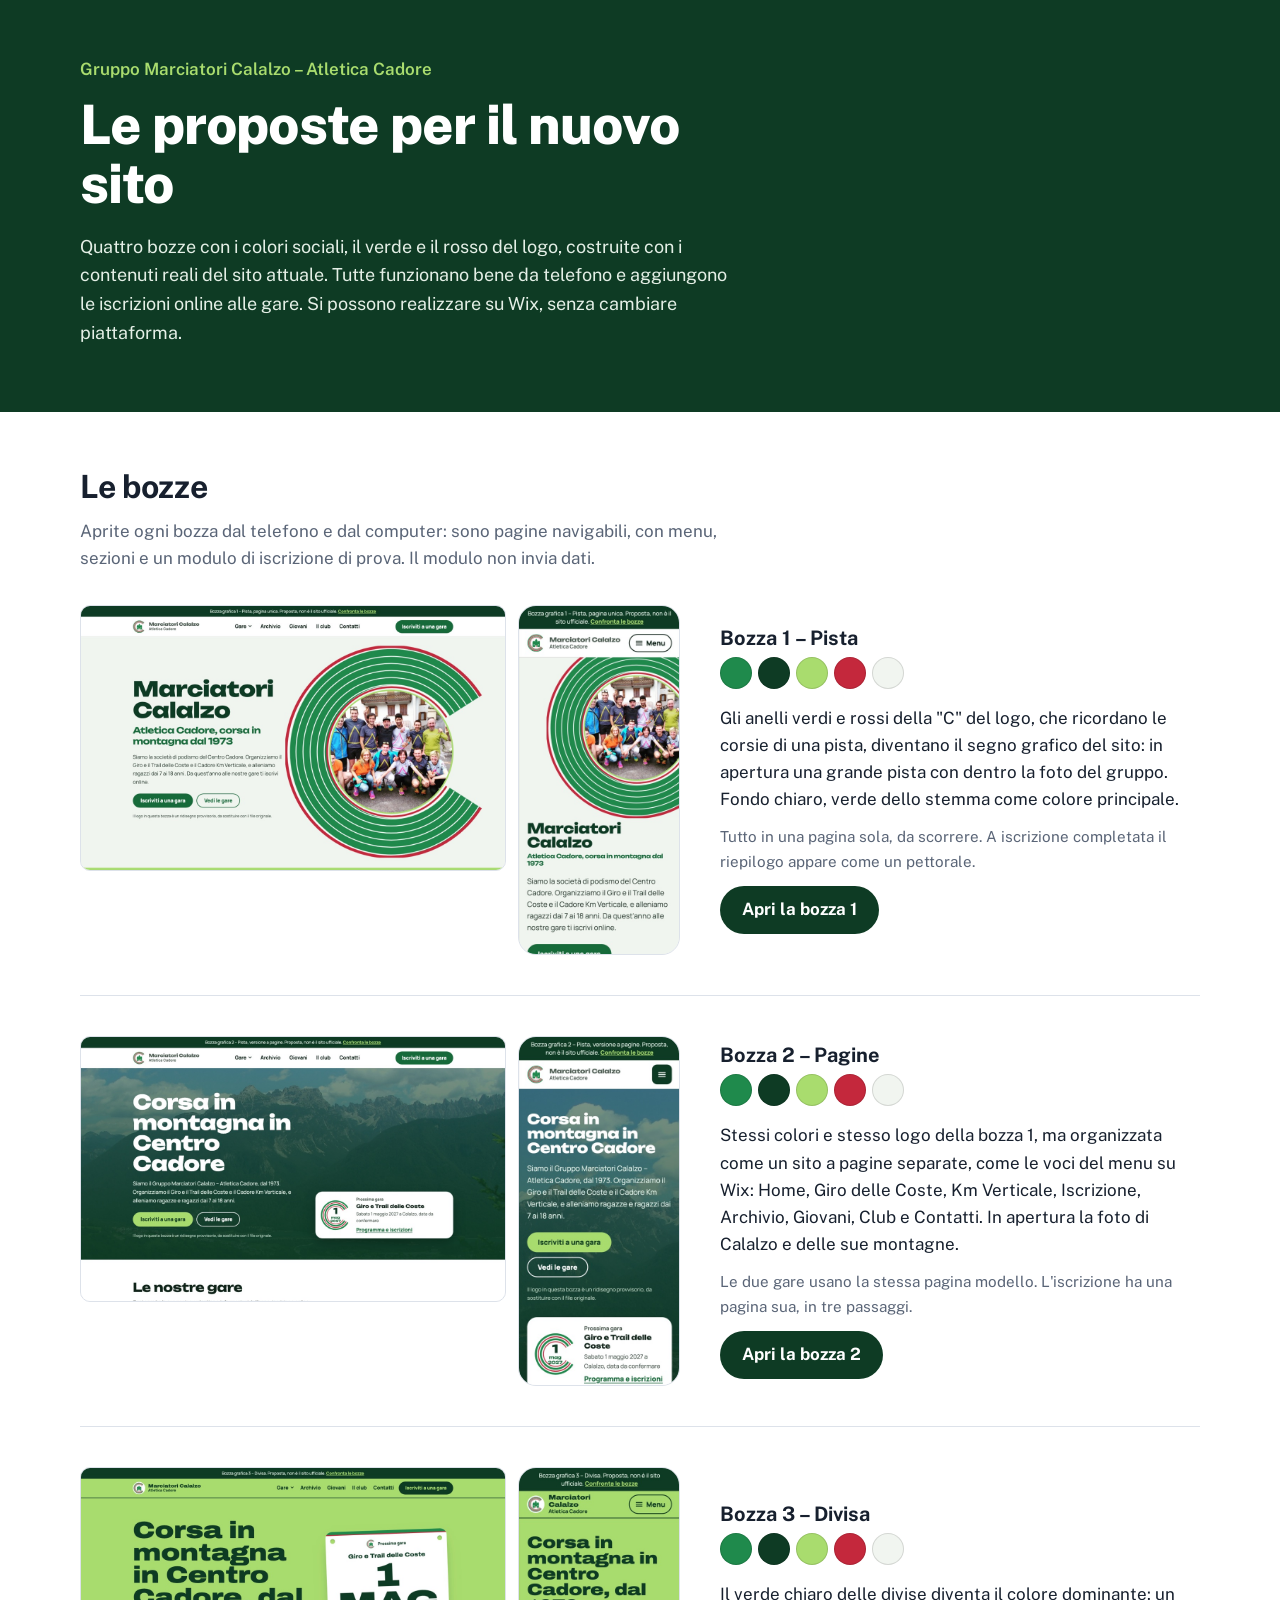
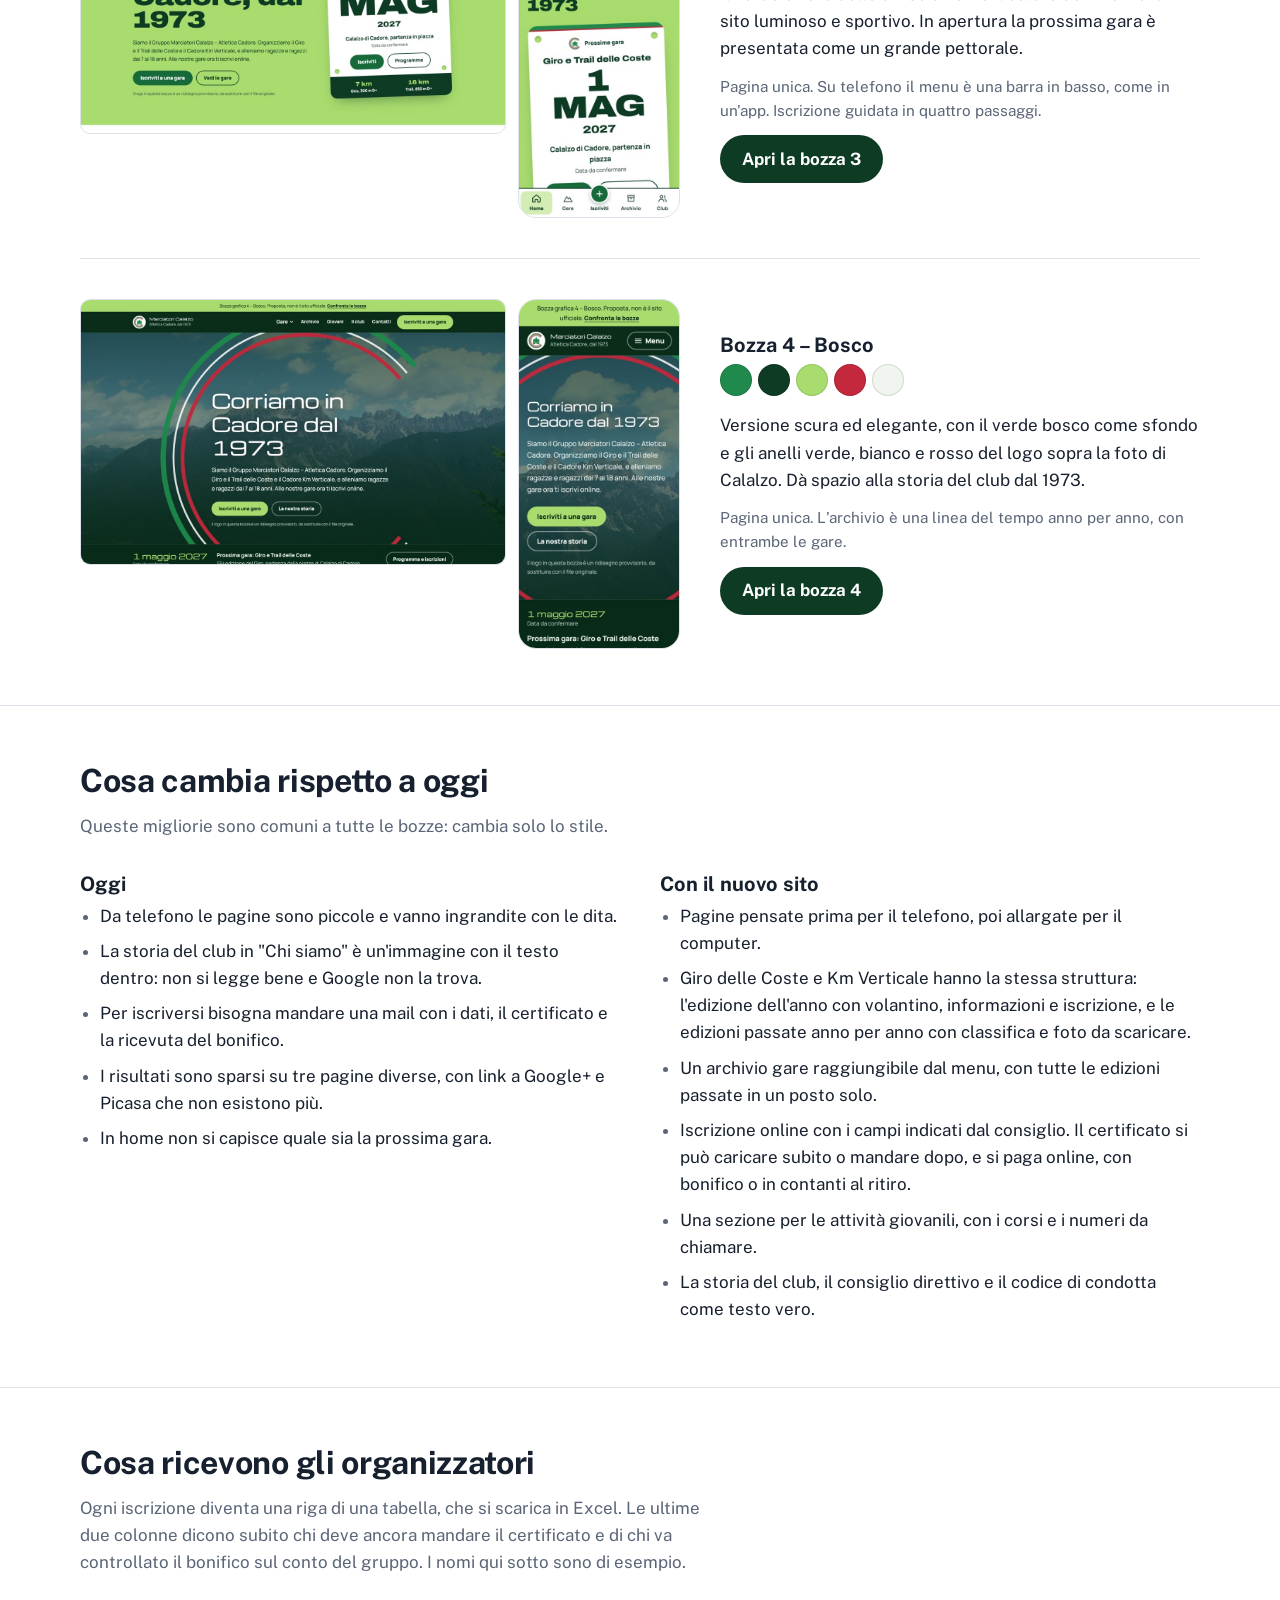
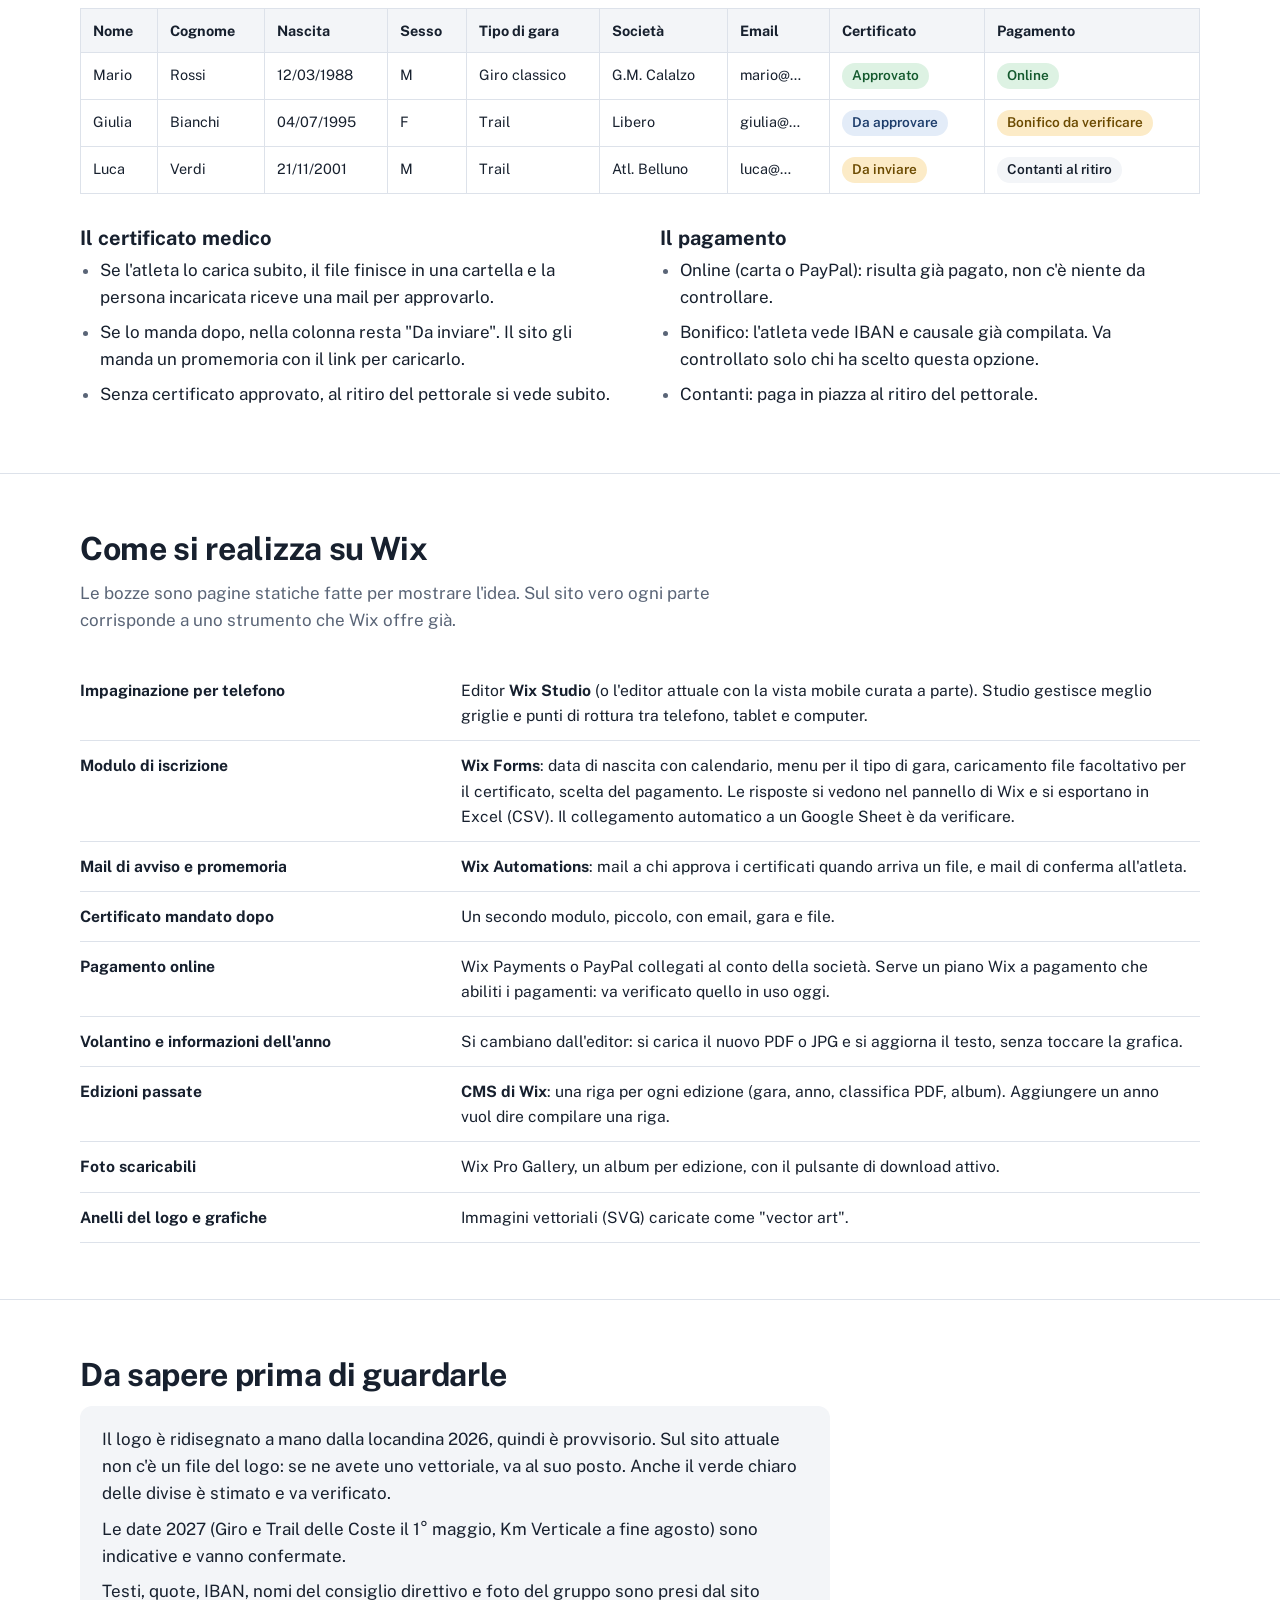
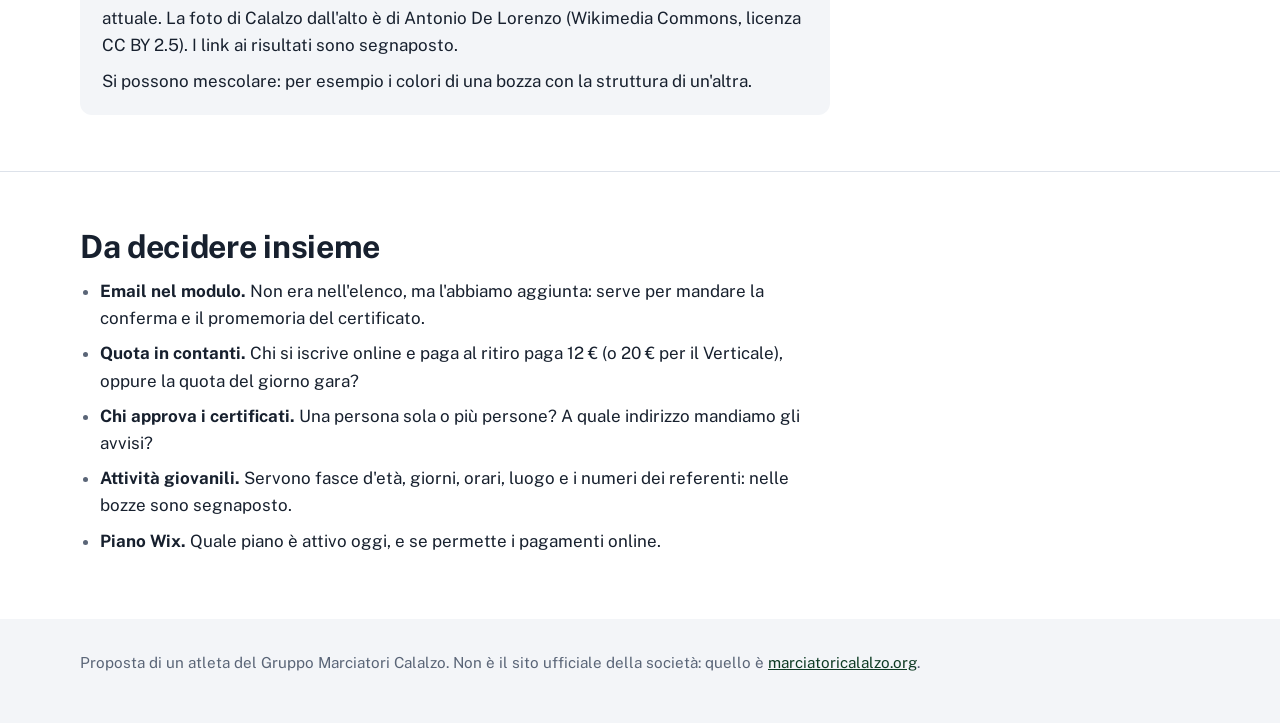
<file: index.html>
<!doctype html>
<html lang="it">
<head>
<meta charset="utf-8">
<meta name="viewport" content="width=device-width, initial-scale=1">
<title>Nuovo sito Marciatori Calalzo – le proposte</title>
<meta name="description" content="Bozze grafiche per il nuovo sito del Gruppo Marciatori Calalzo – Atletica Cadore, con iscrizioni online alle gare.">
<meta name="robots" content="noindex">
<link rel="preconnect" href="https://fonts.googleapis.com">
<link rel="preconnect" href="https://fonts.gstatic.com" crossorigin>
<link href="https://fonts.googleapis.com/css2?family=Public+Sans:wght@400;500;600;700;800&display=swap" rel="stylesheet">
<style>
  :root {
    --ink: #17202E;
    --muted: #5A6577;
    --line: #DDE2EA;
    --bg: #FFFFFF;
    --soft: #F3F5F8;
    --navy: #0E3B24;
    --focus: #A9DC6E;
  }
  * { box-sizing: border-box; }
  html { -webkit-text-size-adjust: 100%; }
  body {
    margin: 0;
    font-family: "Public Sans", system-ui, sans-serif;
    font-size: 1.0625rem;
    line-height: 1.6;
    color: var(--ink);
    background: var(--bg);
  }
  a { color: var(--navy); }
  a:focus-visible, button:focus-visible { outline: 3px solid var(--focus); outline-offset: 3px; border-radius: 4px; }
  img { max-width: 100%; display: block; }
  .wrap { width: min(1120px, 100% - 32px); margin-inline: auto; }

  header.top {
    background: var(--navy);
    color: #fff;
    padding: 56px 0 64px;
  }
  header.top p.club { margin: 0 0 12px; font-weight: 600; color: #A9DC6E; }
  header.top h1 {
    margin: 0;
    font-size: clamp(2rem, 6vw, 3.4rem);
    line-height: 1.08;
    font-weight: 800;
    letter-spacing: -0.02em;
    max-width: 18ch;
  }
  header.top .lead { max-width: 60ch; margin: 20px 0 0; color: #E4EFE6; font-size: 1.125rem; }

  section { padding: 56px 0; }
  section + section { border-top: 1px solid var(--line); }
  h2 { font-size: clamp(1.5rem, 3.5vw, 2rem); line-height: 1.2; margin: 0 0 12px; letter-spacing: -0.01em; }
  h3 { font-size: 1.25rem; margin: 0 0 6px; line-height: 1.25; }
  .intro { max-width: 65ch; color: var(--muted); margin: 0 0 32px; }

  /* Drafts */
  .drafts { display: grid; gap: 40px; }
  .draft {
    display: grid;
    gap: 20px;
    padding-bottom: 40px;
    border-bottom: 1px solid var(--line);
  }
  .draft:last-child { border-bottom: 0; padding-bottom: 0; }
  .shots { display: grid; grid-template-columns: 1fr 0.38fr; gap: 12px; align-items: start; }
  .shots img { border: 1px solid var(--line); border-radius: 10px; background: var(--soft); width: 100%; }
  .shots .desk { aspect-ratio: 16 / 10; object-fit: cover; object-position: top; }
  .shots .mob { aspect-ratio: 390 / 844; object-fit: cover; object-position: top; border-radius: 18px; }
  .draft p { margin: 0 0 12px; max-width: 62ch; }
  .swatches { display: flex; gap: 6px; margin: 4px 0 16px; padding: 0; list-style: none; }
  .swatches li { width: 32px; height: 32px; border-radius: 50%; border: 1px solid rgba(0,0,0,.12); }
  .meta { color: var(--muted); font-size: 0.95rem; margin-bottom: 16px; }
  .btn {
    display: inline-flex; align-items: center; min-height: 48px;
    padding: 0 22px; border-radius: 999px;
    background: var(--navy); color: #fff; text-decoration: none; font-weight: 700;
  }
  .btn:hover { background: #1F8A4C; }

  @media (min-width: 900px) {
    .draft { grid-template-columns: 1.25fr 1fr; gap: 40px; align-items: center; }
  }

  /* Lists */
  .cols { display: grid; gap: 28px; }
  @media (min-width: 760px) { .cols { grid-template-columns: 1fr 1fr; gap: 40px; } }
  ul.plain { margin: 0; padding-left: 1.2em; }
  ul.plain li { margin-bottom: 8px; }
  ul.plain li::marker { color: var(--muted); }

  table { width: 100%; border-collapse: collapse; font-size: 0.98rem; }
  th, td { text-align: left; vertical-align: top; padding: 12px 10px 12px 0; border-bottom: 1px solid var(--line); }
  th { font-weight: 700; width: 34%; }
  .table-scroll { overflow-x: auto; }

  .note { background: var(--soft); border-radius: 12px; padding: 20px 22px; max-width: 75ch; }
  .note p { margin: 0 0 8px; }
  .note p:last-child { margin: 0; }

  table.sheet { font-size: 0.9rem; min-width: 860px; }
  table.sheet th, table.sheet td { padding: 10px 12px; border: 1px solid var(--line); width: auto; white-space: nowrap; }
  table.sheet thead th { background: var(--soft); font-weight: 700; }
  .tag { display: inline-block; padding: 2px 10px; border-radius: 999px; background: var(--soft); font-weight: 600; font-size: 0.85rem; }
  .tag.ok { background: #DDF2E3; color: #145A2E; }
  .tag.wait { background: #E3ECF8; color: #1D3D6B; }
  .tag.warn { background: #FCEBC7; color: #6B4A00; }

  footer { background: var(--soft); padding: 32px 0 48px; color: var(--muted); font-size: 0.95rem; }
</style>
</head>
<body>

<header class="top">
  <div class="wrap">
    <p class="club">Gruppo Marciatori Calalzo – Atletica Cadore</p>
    <h1>Le proposte per il nuovo sito</h1>
    <p class="lead">Quattro bozze con i colori sociali, il verde e il rosso del logo, costruite con i contenuti reali del sito attuale. Tutte funzionano bene da telefono e aggiungono le iscrizioni online alle gare. Si possono realizzare su Wix, senza cambiare piattaforma.</p>
  </div>
</header>

<main>
  <section id="bozze">
    <div class="wrap">
      <h2>Le bozze</h2>
      <p class="intro">Aprite ogni bozza dal telefono e dal computer: sono pagine navigabili, con menu, sezioni e un modulo di iscrizione di prova. Il modulo non invia dati.</p>

      <div class="drafts">
        <article class="draft">
          <div class="shots">
            <img class="desk" src="assets/preview/bozza-1-desktop.jpg" alt="Bozza 1, vista da computer" loading="lazy">
            <img class="mob" src="assets/preview/bozza-1-mobile.jpg" alt="Bozza 1, vista da telefono" loading="lazy">
          </div>
          <div>
            <h3>Bozza 1 – Pista</h3>
            <ul class="swatches" aria-label="Colori">
              <li style="background:#1F8A4C" title="Verde stemma"></li>
              <li style="background:#0E3B24" title="Bosco"></li>
              <li style="background:#A9DC6E" title="Verde divisa (da verificare)"></li>
              <li style="background:#C4283C" title="Rosso pista"></li>
              <li style="background:#F1F5F0" title="Nebbia"></li>
            </ul>
            <p>Gli anelli verdi e rossi della "C" del logo, che ricordano le corsie di una pista, diventano il segno grafico del sito: in apertura una grande pista con dentro la foto del gruppo. Fondo chiaro, verde dello stemma come colore principale.</p>
            <p class="meta">Tutto in una pagina sola, da scorrere. A iscrizione completata il riepilogo appare come un pettorale.</p>
            <a class="btn" href="bozza-1-pista/">Apri la bozza 1</a>
          </div>
        </article>

        <article class="draft">
          <div class="shots">
            <img class="desk" src="assets/preview/bozza-2-desktop.jpg" alt="Bozza 2, vista da computer" loading="lazy">
            <img class="mob" src="assets/preview/bozza-2-mobile.jpg" alt="Bozza 2, vista da telefono" loading="lazy">
          </div>
          <div>
            <h3>Bozza 2 – Pagine</h3>
            <ul class="swatches" aria-label="Colori">
              <li style="background:#1F8A4C" title="Verde stemma"></li>
              <li style="background:#0E3B24" title="Bosco"></li>
              <li style="background:#A9DC6E" title="Verde divisa (da verificare)"></li>
              <li style="background:#C4283C" title="Rosso pista"></li>
              <li style="background:#F1F5F0" title="Nebbia"></li>
            </ul>
            <p>Stessi colori e stesso logo della bozza 1, ma organizzata come un sito a pagine separate, come le voci del menu su Wix: Home, Giro delle Coste, Km Verticale, Iscrizione, Archivio, Giovani, Club e Contatti. In apertura la foto di Calalzo e delle sue montagne.</p>
            <p class="meta">Le due gare usano la stessa pagina modello. L'iscrizione ha una pagina sua, in tre passaggi.</p>
            <a class="btn" href="bozza-2-pagine/">Apri la bozza 2</a>
          </div>
        </article>

        <article class="draft">
          <div class="shots">
            <img class="desk" src="assets/preview/bozza-3-desktop.jpg" alt="Bozza 3, vista da computer" loading="lazy">
            <img class="mob" src="assets/preview/bozza-3-mobile.jpg" alt="Bozza 3, vista da telefono" loading="lazy">
          </div>
          <div>
            <h3>Bozza 3 – Divisa</h3>
            <ul class="swatches" aria-label="Colori">
              <li style="background:#1F8A4C" title="Verde stemma"></li>
              <li style="background:#0E3B24" title="Bosco"></li>
              <li style="background:#A9DC6E" title="Verde divisa (da verificare)"></li>
              <li style="background:#C4283C" title="Rosso pista"></li>
              <li style="background:#F1F5F0" title="Nebbia"></li>
            </ul>
            <p>Il verde chiaro delle divise diventa il colore dominante: un sito luminoso e sportivo. In apertura la prossima gara è presentata come un grande pettorale.</p>
            <p class="meta">Pagina unica. Su telefono il menu è una barra in basso, come in un'app. Iscrizione guidata in quattro passaggi.</p>
            <a class="btn" href="bozza-3-divisa/">Apri la bozza 3</a>
          </div>
        </article>

        <article class="draft">
          <div class="shots">
            <img class="desk" src="assets/preview/bozza-4-desktop.jpg" alt="Bozza 4, vista da computer" loading="lazy">
            <img class="mob" src="assets/preview/bozza-4-mobile.jpg" alt="Bozza 4, vista da telefono" loading="lazy">
          </div>
          <div>
            <h3>Bozza 4 – Bosco</h3>
            <ul class="swatches" aria-label="Colori">
              <li style="background:#1F8A4C" title="Verde stemma"></li>
              <li style="background:#0E3B24" title="Bosco"></li>
              <li style="background:#A9DC6E" title="Verde divisa (da verificare)"></li>
              <li style="background:#C4283C" title="Rosso pista"></li>
              <li style="background:#F1F5F0" title="Nebbia"></li>
            </ul>
            <p>Versione scura ed elegante, con il verde bosco come sfondo e gli anelli verde, bianco e rosso del logo sopra la foto di Calalzo. Dà spazio alla storia del club dal 1973.</p>
            <p class="meta">Pagina unica. L'archivio è una linea del tempo anno per anno, con entrambe le gare.</p>
            <a class="btn" href="bozza-4-bosco/">Apri la bozza 4</a>
          </div>
        </article>
      </div>
    </div>
  </section>

  <section id="cosa-cambia">
    <div class="wrap">
      <h2>Cosa cambia rispetto a oggi</h2>
      <p class="intro">Queste migliorie sono comuni a tutte le bozze: cambia solo lo stile.</p>
      <div class="cols">
        <div>
          <h3>Oggi</h3>
          <ul class="plain">
            <li>Da telefono le pagine sono piccole e vanno ingrandite con le dita.</li>
            <li>La storia del club in "Chi siamo" è un'immagine con il testo dentro: non si legge bene e Google non la trova.</li>
            <li>Per iscriversi bisogna mandare una mail con i dati, il certificato e la ricevuta del bonifico.</li>
            <li>I risultati sono sparsi su tre pagine diverse, con link a Google+ e Picasa che non esistono più.</li>
            <li>In home non si capisce quale sia la prossima gara.</li>
          </ul>
        </div>
        <div>
          <h3>Con il nuovo sito</h3>
          <ul class="plain">
            <li>Pagine pensate prima per il telefono, poi allargate per il computer.</li>
            <li>Giro delle Coste e Km Verticale hanno la stessa struttura: l'edizione dell'anno con volantino, informazioni e iscrizione, e le edizioni passate anno per anno con classifica e foto da scaricare.</li>
            <li>Un archivio gare raggiungibile dal menu, con tutte le edizioni passate in un posto solo.</li>
            <li>Iscrizione online con i campi indicati dal consiglio. Il certificato si può caricare subito o mandare dopo, e si paga online, con bonifico o in contanti al ritiro.</li>
            <li>Una sezione per le attività giovanili, con i corsi e i numeri da chiamare.</li>
            <li>La storia del club, il consiglio direttivo e il codice di condotta come testo vero.</li>
          </ul>
        </div>
      </div>
    </div>
  </section>

  <section id="organizzatori">
    <div class="wrap">
      <h2>Cosa ricevono gli organizzatori</h2>
      <p class="intro">Ogni iscrizione diventa una riga di una tabella, che si scarica in Excel. Le ultime due colonne dicono subito chi deve ancora mandare il certificato e di chi va controllato il bonifico sul conto del gruppo. I nomi qui sotto sono di esempio.</p>
      <div class="table-scroll">
        <table class="sheet">
          <thead>
            <tr><th>Nome</th><th>Cognome</th><th>Nascita</th><th>Sesso</th><th>Tipo di gara</th><th>Società</th><th>Email</th><th>Certificato</th><th>Pagamento</th></tr>
          </thead>
          <tbody>
            <tr><td>Mario</td><td>Rossi</td><td>12/03/1988</td><td>M</td><td>Giro classico</td><td>G.M. Calalzo</td><td>mario@…</td><td><span class="tag ok">Approvato</span></td><td><span class="tag ok">Online</span></td></tr>
            <tr><td>Giulia</td><td>Bianchi</td><td>04/07/1995</td><td>F</td><td>Trail</td><td>Libero</td><td>giulia@…</td><td><span class="tag wait">Da approvare</span></td><td><span class="tag warn">Bonifico da verificare</span></td></tr>
            <tr><td>Luca</td><td>Verdi</td><td>21/11/2001</td><td>M</td><td>Trail</td><td>Atl. Belluno</td><td>luca@…</td><td><span class="tag warn">Da inviare</span></td><td><span class="tag">Contanti al ritiro</span></td></tr>
          </tbody>
        </table>
      </div>
      <div class="cols" style="margin-top:32px">
        <div>
          <h3>Il certificato medico</h3>
          <ul class="plain">
            <li>Se l'atleta lo carica subito, il file finisce in una cartella e la persona incaricata riceve una mail per approvarlo.</li>
            <li>Se lo manda dopo, nella colonna resta "Da inviare". Il sito gli manda un promemoria con il link per caricarlo.</li>
            <li>Senza certificato approvato, al ritiro del pettorale si vede subito.</li>
          </ul>
        </div>
        <div>
          <h3>Il pagamento</h3>
          <ul class="plain">
            <li>Online (carta o PayPal): risulta già pagato, non c'è niente da controllare.</li>
            <li>Bonifico: l'atleta vede IBAN e causale già compilata. Va controllato solo chi ha scelto questa opzione.</li>
            <li>Contanti: paga in piazza al ritiro del pettorale.</li>
          </ul>
        </div>
      </div>
    </div>
  </section>

  <section id="wix">
    <div class="wrap">
      <h2>Come si realizza su Wix</h2>
      <p class="intro">Le bozze sono pagine statiche fatte per mostrare l'idea. Sul sito vero ogni parte corrisponde a uno strumento che Wix offre già.</p>
      <div class="table-scroll">
        <table>
          <tbody>
            <tr><th scope="row">Impaginazione per telefono</th><td>Editor <strong>Wix Studio</strong> (o l'editor attuale con la vista mobile curata a parte). Studio gestisce meglio griglie e punti di rottura tra telefono, tablet e computer.</td></tr>
            <tr><th scope="row">Modulo di iscrizione</th><td><strong>Wix Forms</strong>: data di nascita con calendario, menu per il tipo di gara, caricamento file facoltativo per il certificato, scelta del pagamento. Le risposte si vedono nel pannello di Wix e si esportano in Excel (CSV). Il collegamento automatico a un Google Sheet è da verificare.</td></tr>
            <tr><th scope="row">Mail di avviso e promemoria</th><td><strong>Wix Automations</strong>: mail a chi approva i certificati quando arriva un file, e mail di conferma all'atleta.</td></tr>
            <tr><th scope="row">Certificato mandato dopo</th><td>Un secondo modulo, piccolo, con email, gara e file.</td></tr>
            <tr><th scope="row">Pagamento online</th><td>Wix Payments o PayPal collegati al conto della società. Serve un piano Wix a pagamento che abiliti i pagamenti: va verificato quello in uso oggi.</td></tr>
            <tr><th scope="row">Volantino e informazioni dell'anno</th><td>Si cambiano dall'editor: si carica il nuovo PDF o JPG e si aggiorna il testo, senza toccare la grafica.</td></tr>
            <tr><th scope="row">Edizioni passate</th><td><strong>CMS di Wix</strong>: una riga per ogni edizione (gara, anno, classifica PDF, album). Aggiungere un anno vuol dire compilare una riga.</td></tr>
            <tr><th scope="row">Foto scaricabili</th><td>Wix Pro Gallery, un album per edizione, con il pulsante di download attivo.</td></tr>
            <tr><th scope="row">Anelli del logo e grafiche</th><td>Immagini vettoriali (SVG) caricate come "vector art".</td></tr>
          </tbody>
        </table>
      </div>
    </div>
  </section>

  <section id="note">
    <div class="wrap">
      <h2>Da sapere prima di guardarle</h2>
      <div class="note">
        <p>Il logo è ridisegnato a mano dalla locandina 2026, quindi è provvisorio. Sul sito attuale non c'è un file del logo: se ne avete uno vettoriale, va al suo posto. Anche il verde chiaro delle divise è stimato e va verificato.</p>
        <p>Le date 2027 (Giro e Trail delle Coste il 1° maggio, Km Verticale a fine agosto) sono indicative e vanno confermate.</p>
        <p>Testi, quote, IBAN, nomi del consiglio direttivo e foto del gruppo sono presi dal sito attuale. La foto di Calalzo dall'alto è di Antonio De Lorenzo (Wikimedia Commons, licenza CC BY 2.5). I link ai risultati sono segnaposto.</p>
        <p>Si possono mescolare: per esempio i colori di una bozza con la struttura di un'altra.</p>
      </div>
    </div>
  </section>

  <section id="domande">
    <div class="wrap">
      <h2>Da decidere insieme</h2>
      <ul class="plain" style="max-width:75ch">
        <li><strong>Email nel modulo.</strong> Non era nell'elenco, ma l'abbiamo aggiunta: serve per mandare la conferma e il promemoria del certificato.</li>
        <li><strong>Quota in contanti.</strong> Chi si iscrive online e paga al ritiro paga 12 € (o 20 € per il Verticale), oppure la quota del giorno gara?</li>
        <li><strong>Chi approva i certificati.</strong> Una persona sola o più persone? A quale indirizzo mandiamo gli avvisi?</li>
        <li><strong>Attività giovanili.</strong> Servono fasce d'età, giorni, orari, luogo e i numeri dei referenti: nelle bozze sono segnaposto.</li>
        <li><strong>Piano Wix.</strong> Quale piano è attivo oggi, e se permette i pagamenti online.</li>
      </ul>
    </div>
  </section>
</main>

<footer>
  <div class="wrap">
    Proposta di un atleta del Gruppo Marciatori Calalzo. Non è il sito ufficiale della società: quello è <a href="https://www.marciatoricalalzo.org/">marciatoricalalzo.org</a>.
  </div>
</footer>

</body>
</html>
</file>
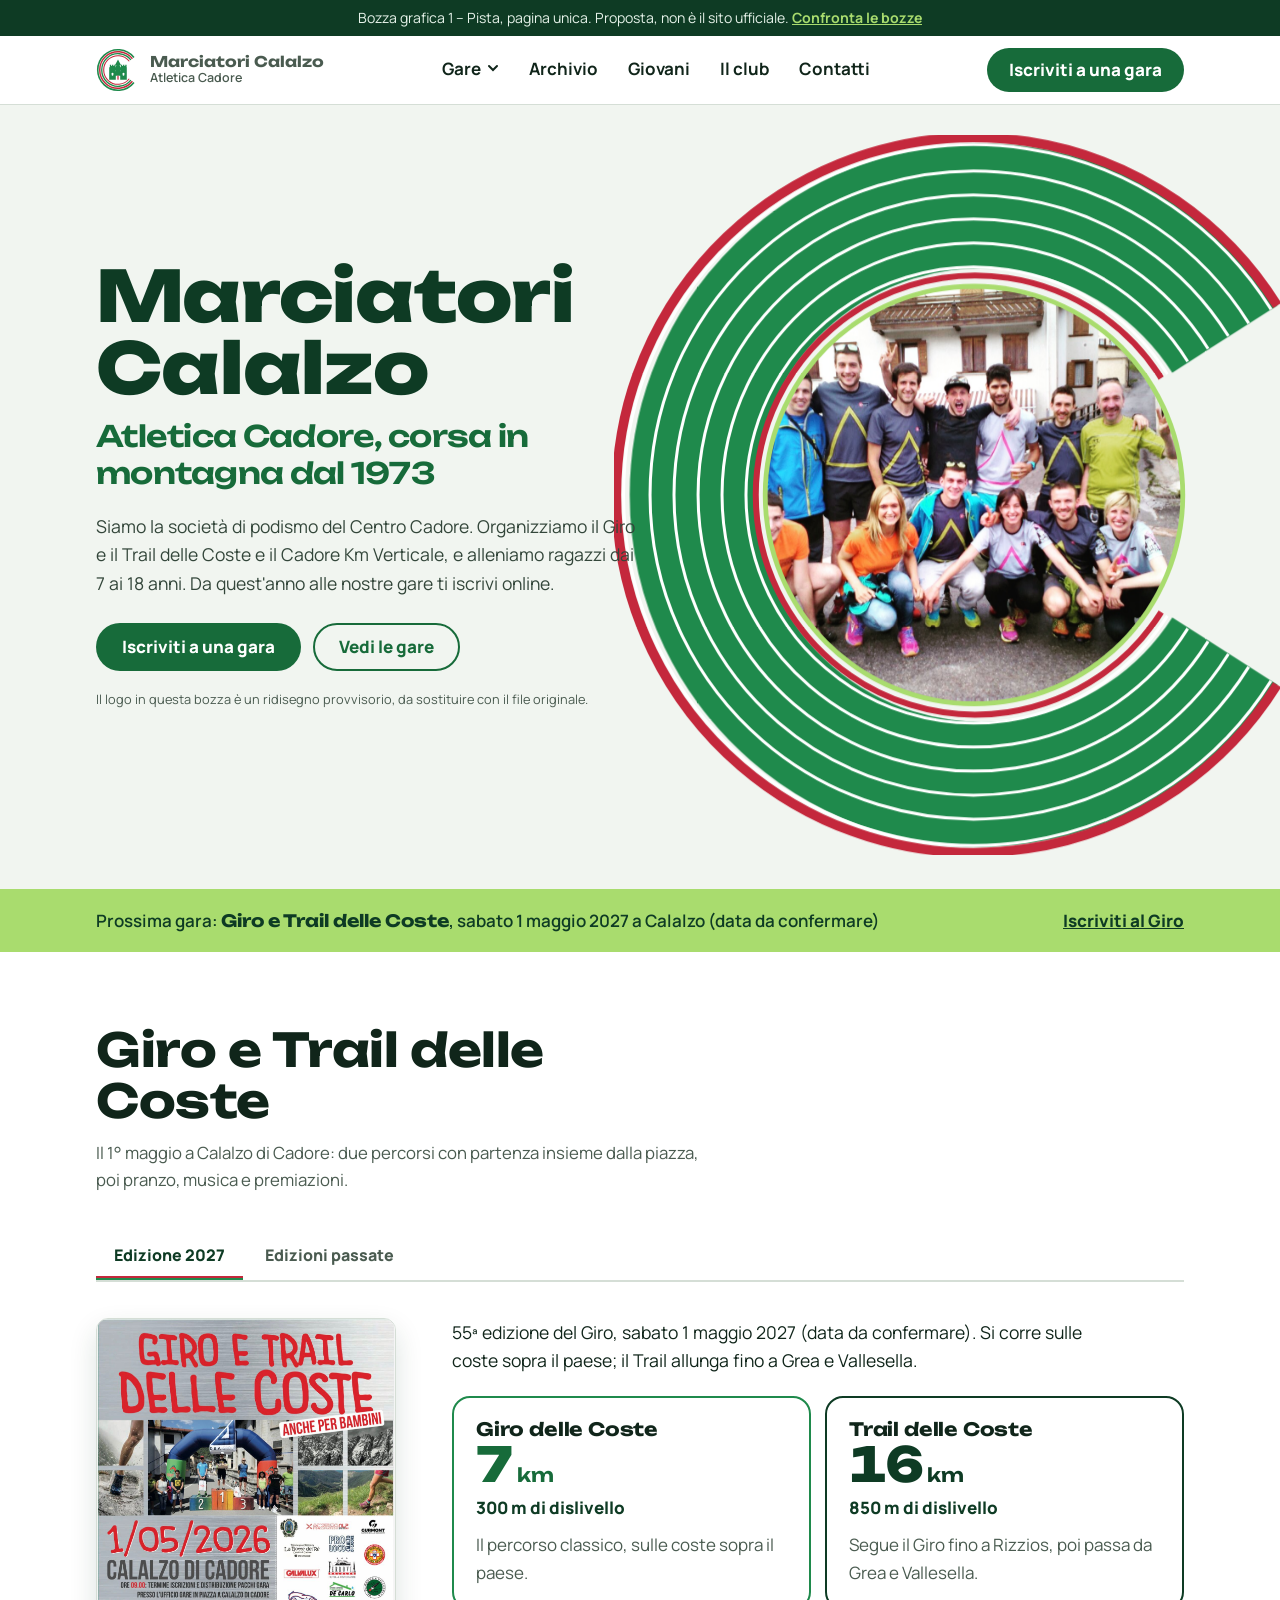
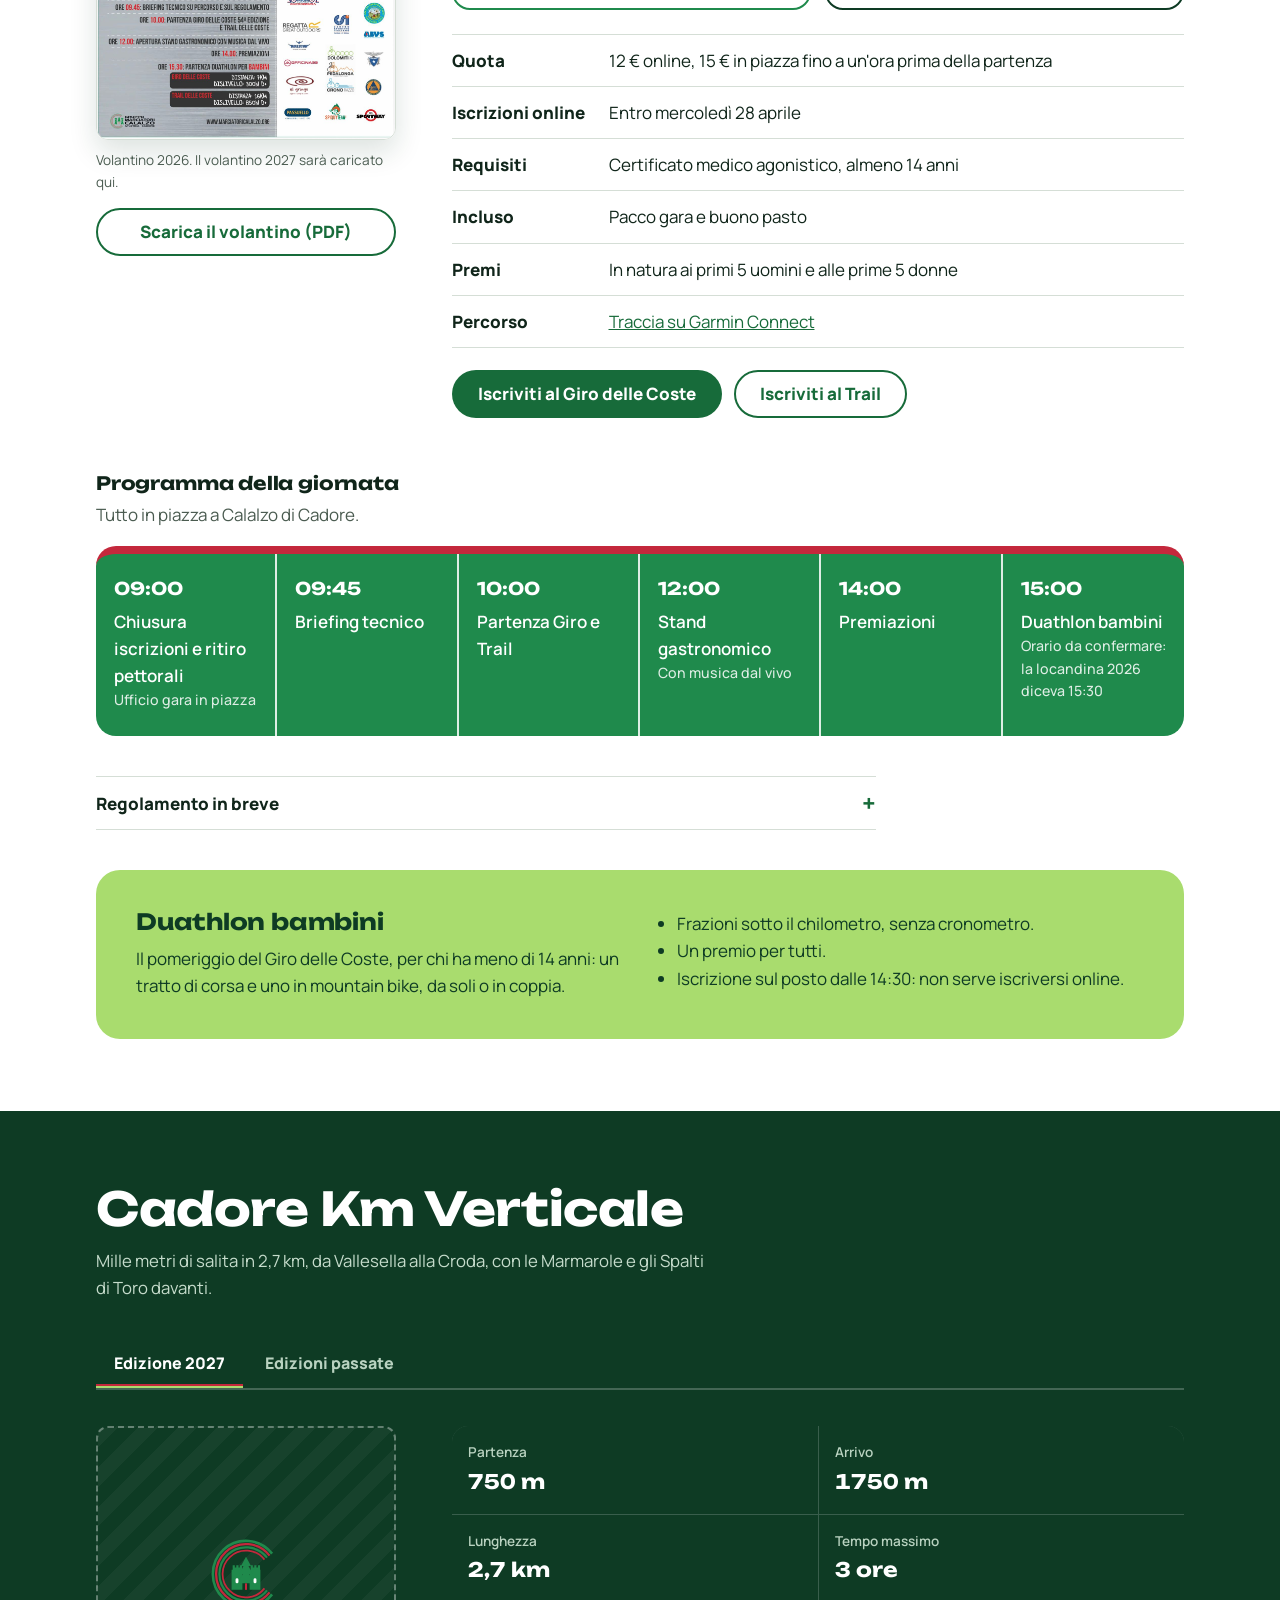
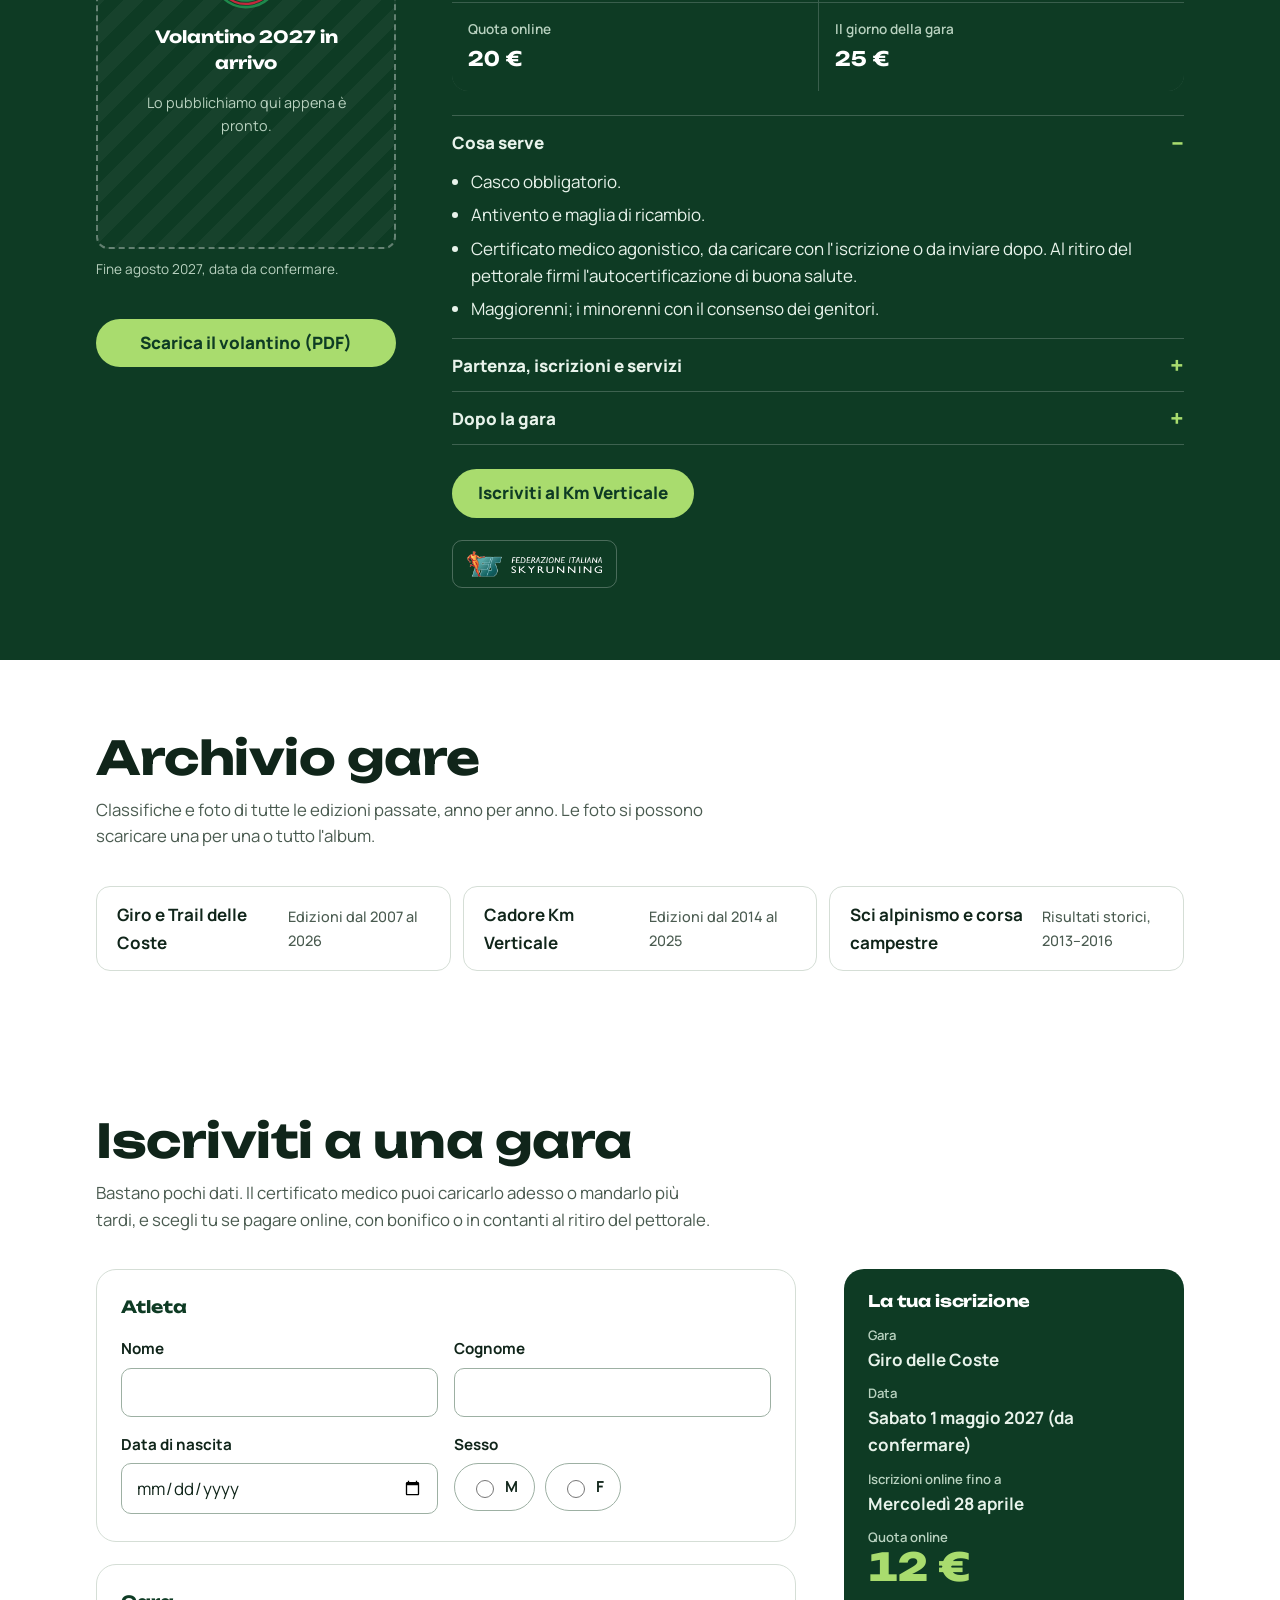
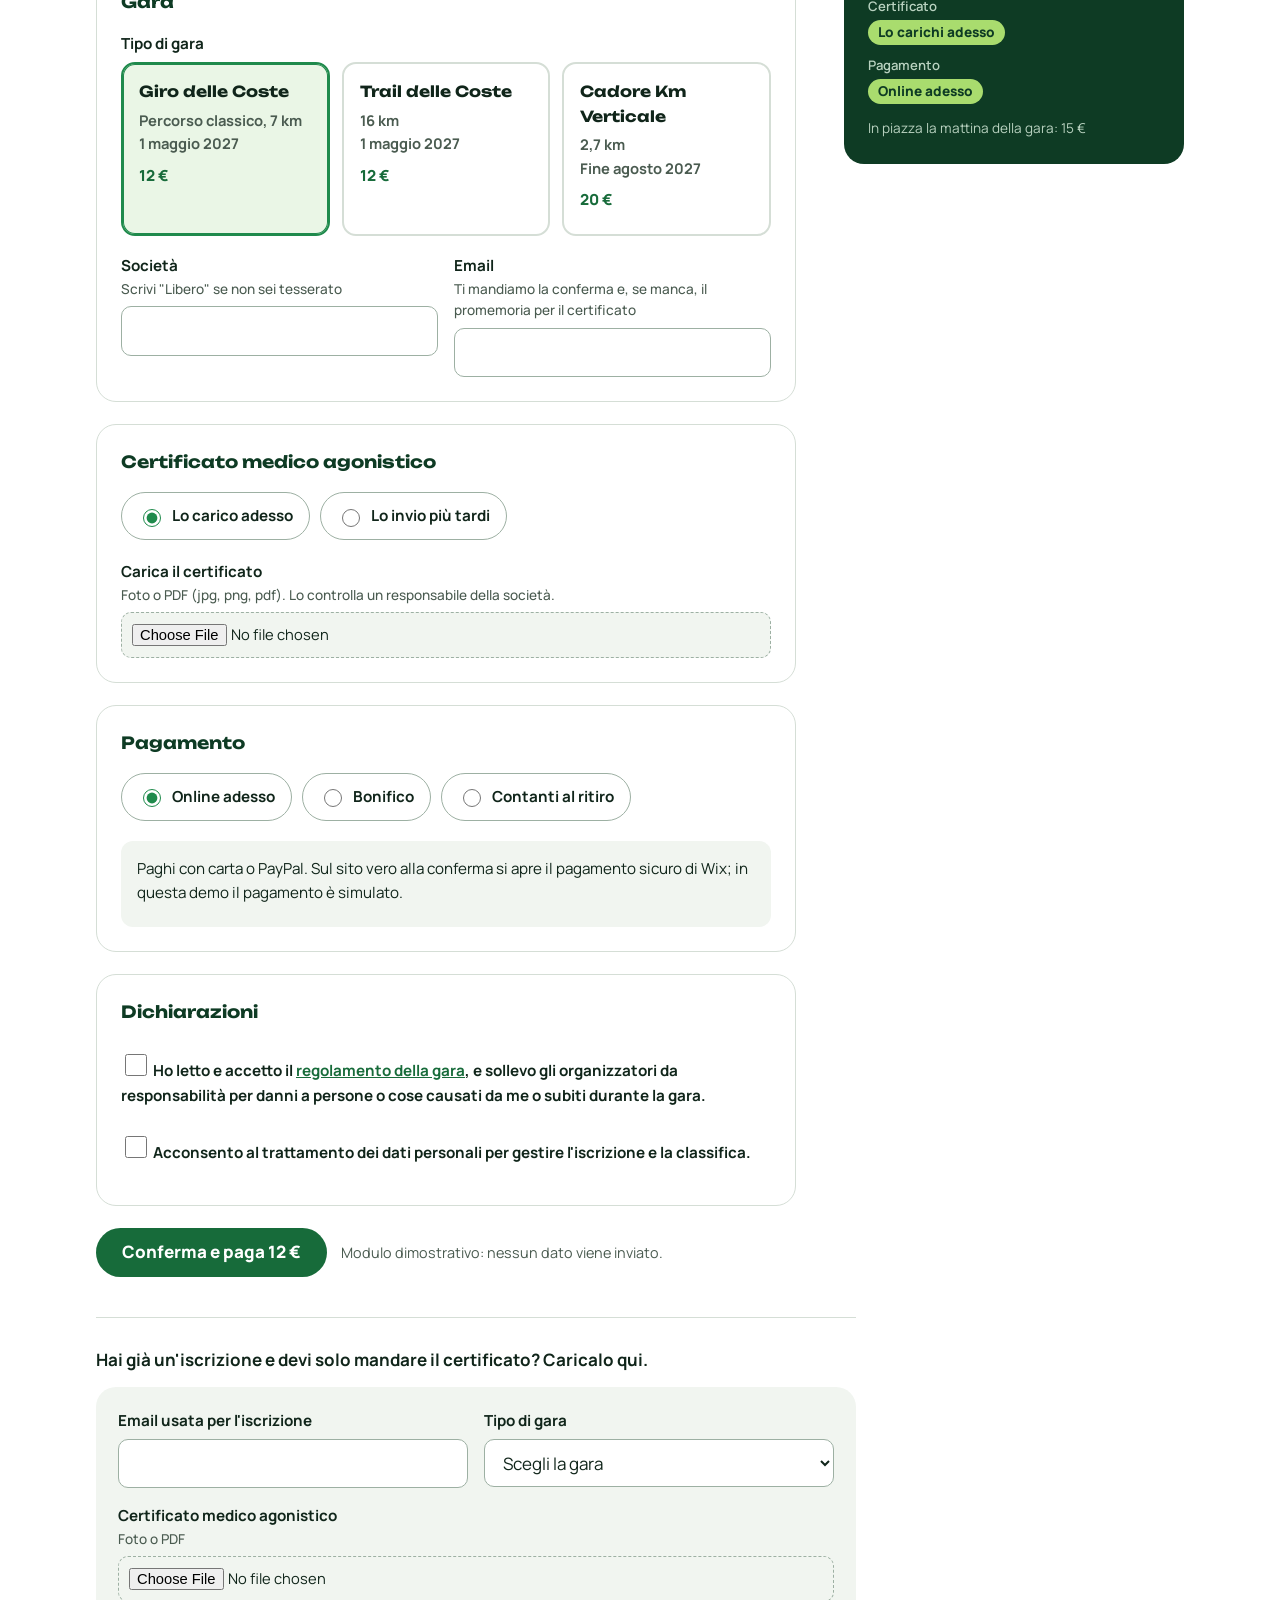
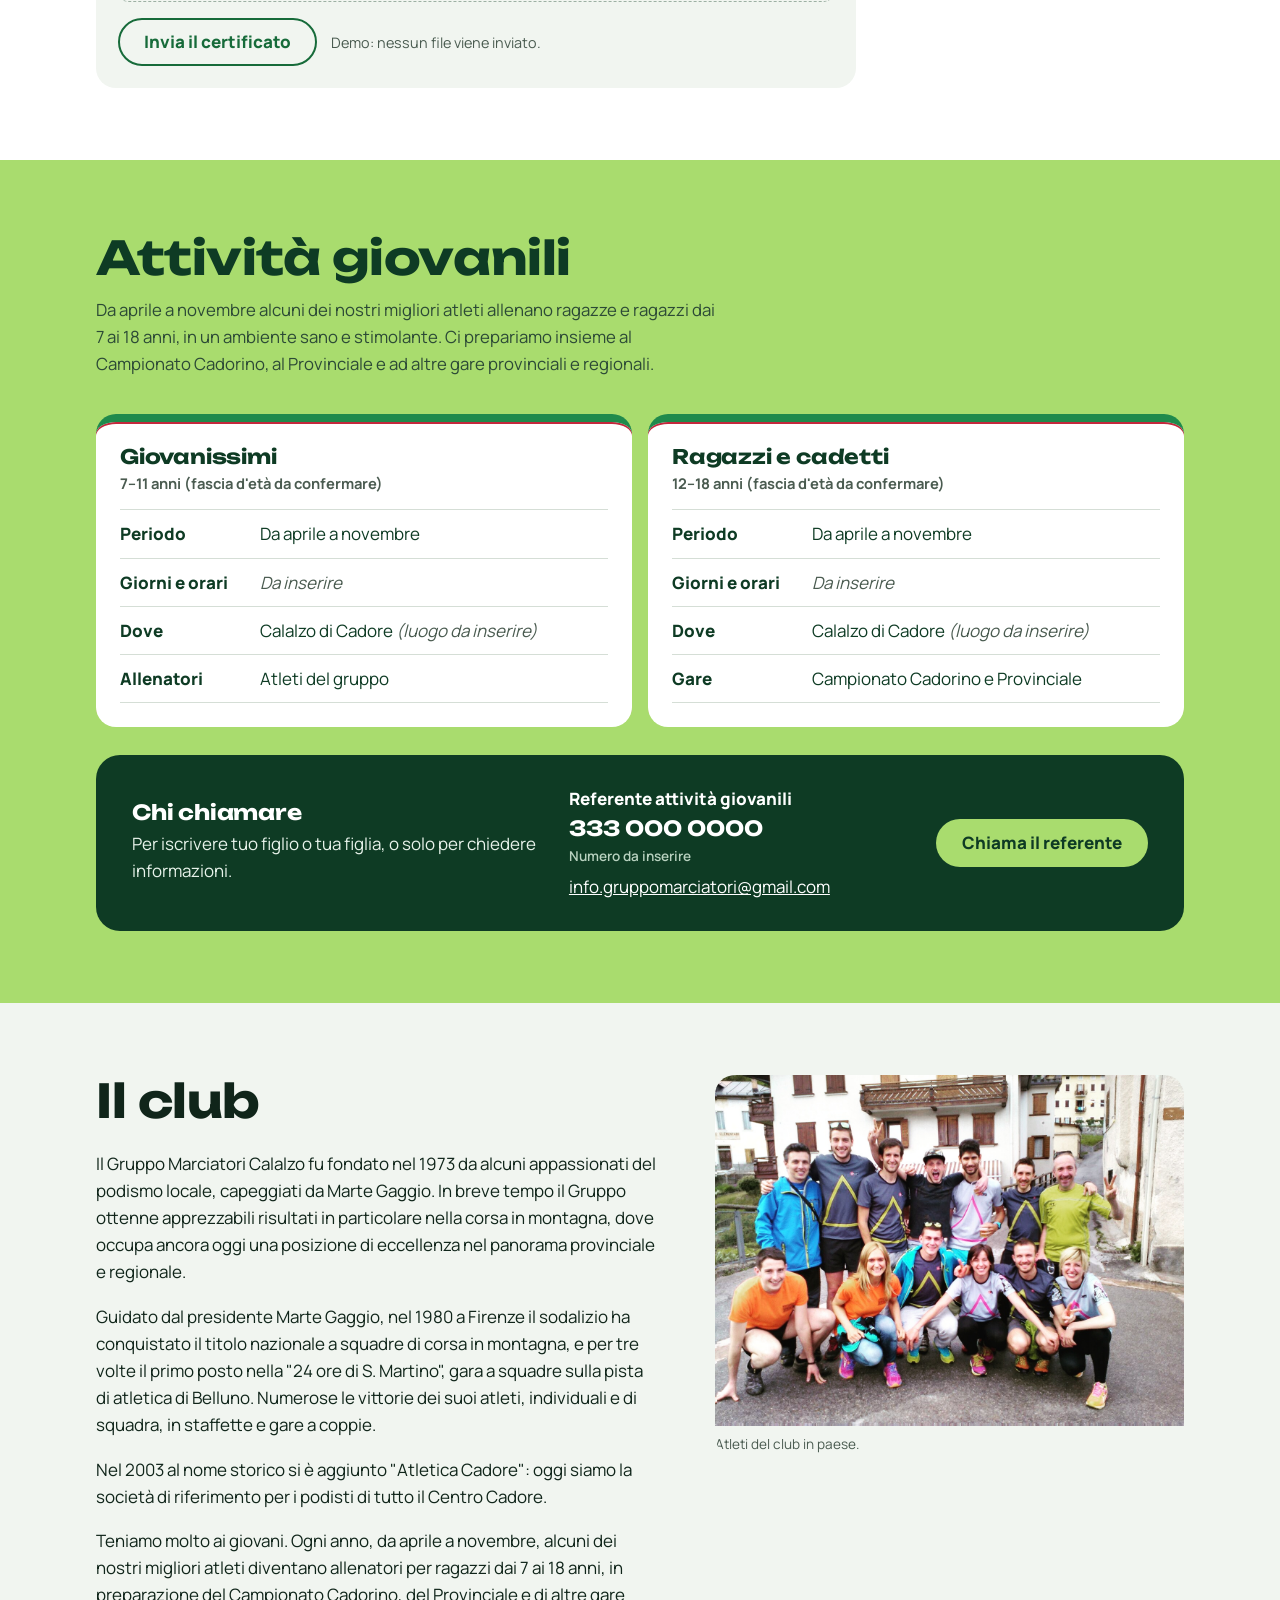
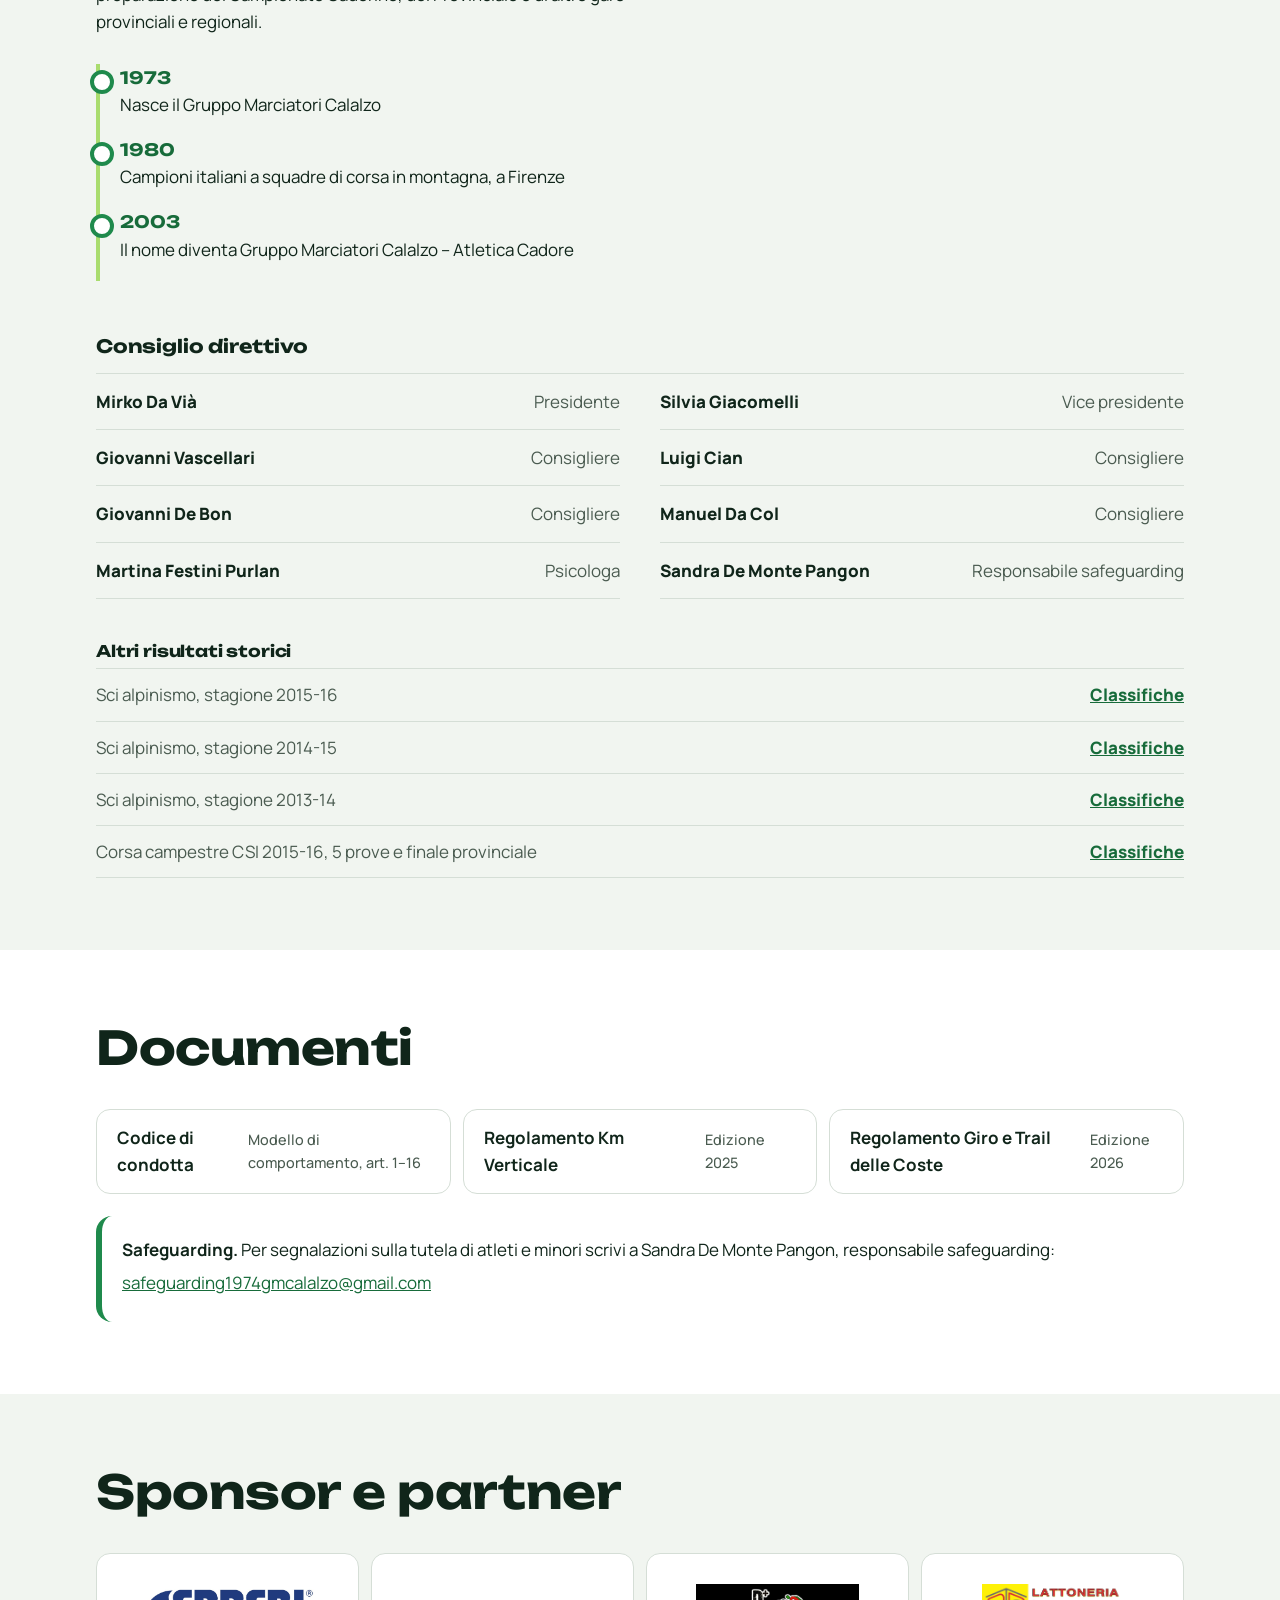
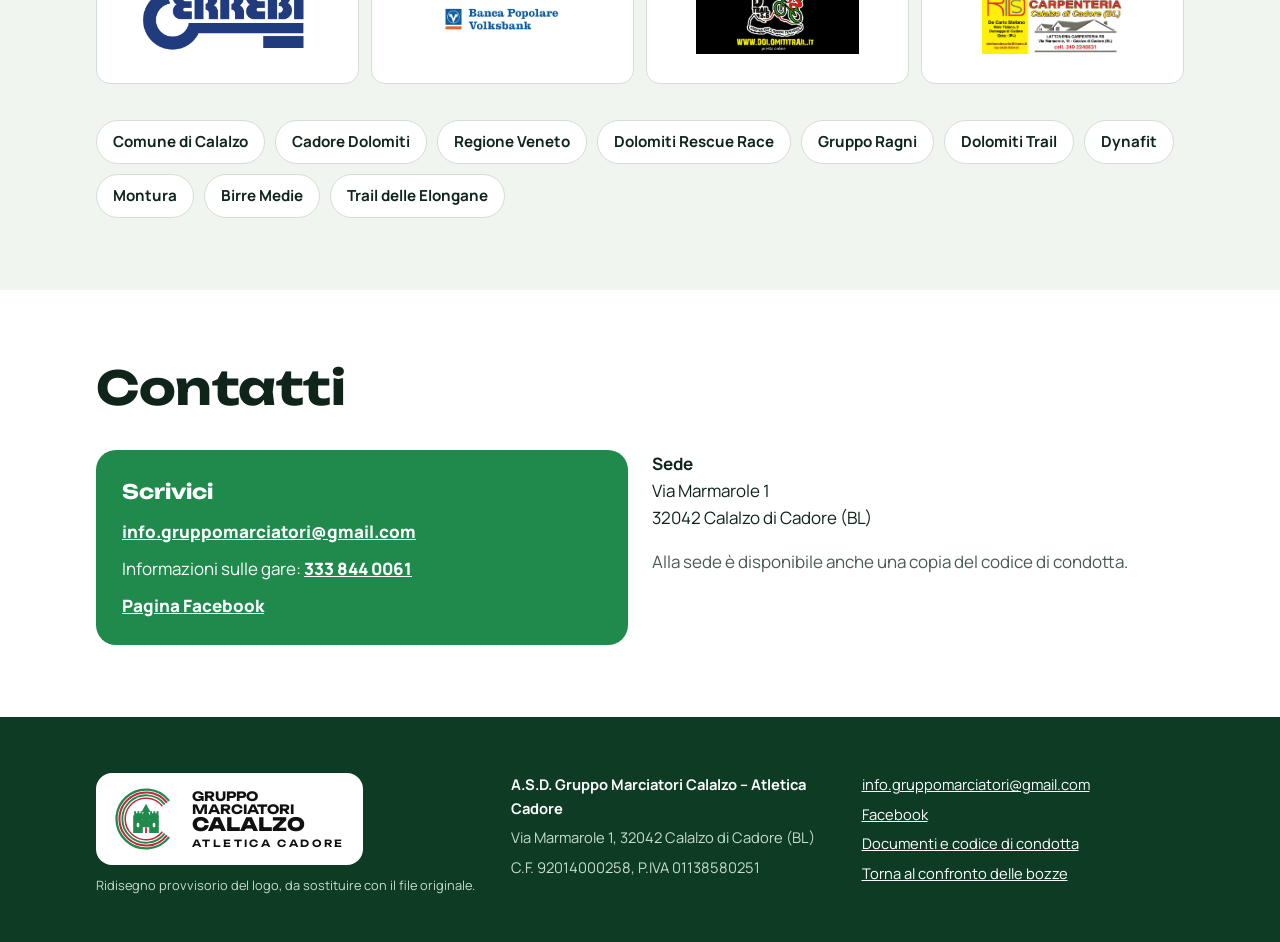
<file: bozza-1-pista/index.html>
<!doctype html>
<html lang="it">
<head>
<meta charset="utf-8">
<meta name="viewport" content="width=device-width, initial-scale=1">
<title>Gruppo Marciatori Calalzo – Bozza 1 "Pista"</title>
<meta name="description" content="Gruppo Marciatori Calalzo – Atletica Cadore. Corsa in montagna in Centro Cadore dal 1973: Giro e Trail delle Coste, Cadore Km Verticale, iscrizioni online.">
<meta name="robots" content="noindex">
<link rel="preconnect" href="https://fonts.googleapis.com">
<link rel="preconnect" href="https://fonts.gstatic.com" crossorigin>
<link href="https://fonts.googleapis.com/css2?family=Manrope:wght@400;500;600;700;800&family=Unbounded:wght@500;600;700;800&display=swap" rel="stylesheet">
<style>
:root{
  --verde:#1F8A4C;          /* verde stemma, dal logo */
  --verde-testo:#176B3A;    /* verde stemma scurito per testi e bottoni (contrasto AA su bianco) */
  --bosco:#0E3B24;
  --divisa:#A9DC6E;         /* verde chiaro divise: da verificare con la divisa 2026 */
  --rosso:#C4283C;          /* rosso pista, solo accenti */
  --bianco:#FFFFFF;
  --nebbia:#F1F5F0;
  --ink:#10251A;
  --muted:#4A5B50;
  --line:#D5DED6;
  --pad:clamp(16px,5vw,56px);
  --max:1200px;
}
*{box-sizing:border-box}
html{scroll-behavior:smooth;-webkit-text-size-adjust:100%;scroll-padding-top:76px}
@media (prefers-reduced-motion:reduce){html{scroll-behavior:auto}}
body{margin:0;background:var(--bianco);color:var(--ink);font-family:"Manrope",system-ui,sans-serif;font-size:17px;line-height:1.6;overflow-x:hidden}
img{max-width:100%;display:block}
a{color:var(--verde-testo)}
:focus-visible{outline:3px solid var(--rosso);outline-offset:3px;border-radius:3px}
.sr-only{position:absolute;width:1px;height:1px;overflow:hidden;clip:rect(0 0 0 0);white-space:nowrap}
.wrap{max-width:var(--max);margin:0 auto;padding:0 var(--pad)}
h1,h2,h3,.display{font-family:"Unbounded",system-ui,sans-serif;letter-spacing:-.01em;line-height:1.1;margin:0}
h2{font-size:clamp(1.7rem,5.2vw,2.9rem);font-weight:700}
h3{font-size:1.15rem;font-weight:700}
p{margin:0 0 1em}
.num{font-variant-numeric:tabular-nums}
.lead{font-size:1.1rem;color:var(--muted);max-width:60ch}

/* Bozza banner */
.draft{background:var(--bosco);color:#E6F2E9;font-size:.88rem;line-height:1.4;padding:8px var(--pad);text-align:center}
.draft a{color:var(--divisa);font-weight:700}

/* Header */
.head{position:sticky;top:0;z-index:40;background:rgba(255,255,255,.96);backdrop-filter:blur(8px);border-bottom:1px solid var(--line)}
.head .wrap{display:flex;align-items:center;justify-content:space-between;gap:16px;height:68px}
.brand{display:flex;align-items:center;gap:10px;text-decoration:none;color:var(--ink);min-height:44px}
.brand svg{width:44px;height:44px;flex:none}
.brand b{display:block;font-family:"Unbounded",sans-serif;font-weight:700;font-size:.92rem;line-height:1.15}
.brand span{display:block;font-size:.78rem;color:var(--muted);line-height:1.2;font-weight:600}
.nav{display:none}
.nav a{color:var(--ink);text-decoration:none;font-weight:700;padding:10px 2px;border-bottom:3px solid transparent}
.nav a:hover{border-bottom-color:var(--divisa)}
.btn{display:inline-flex;align-items:center;justify-content:center;gap:8px;min-height:48px;padding:12px 24px;border-radius:999px;font:inherit;font-weight:800;text-decoration:none;border:2px solid transparent;cursor:pointer;line-height:1.2}
.btn-g{background:var(--verde-testo);color:#fff}
.btn-g:hover{background:var(--bosco)}
.btn-l{background:var(--divisa);color:var(--bosco)}
.btn-l:hover{background:#BDE88A}
.btn-o{border-color:var(--verde-testo);color:var(--verde-testo);background:transparent}
.btn-o:hover{background:var(--nebbia)}
.head .btn{display:none}
.menu-btn{display:inline-flex;align-items:center;gap:8px;min-height:44px;padding:0 14px;border:2px solid var(--ink);border-radius:999px;background:none;font:inherit;font-weight:800;color:var(--ink);cursor:pointer}
.menu-btn svg{width:18px;height:18px}
@media (min-width:1000px){
  .nav{display:flex;gap:26px}
  .head .btn{display:inline-flex;min-height:44px;padding:10px 20px}
  .menu-btn{display:none}
}

/* Bottom sheet menu (mobile) */
.sheet-bg{position:fixed;inset:0;background:rgba(14,59,36,.55);z-index:60;opacity:0;pointer-events:none;transition:opacity .25s}
.sheet{position:fixed;left:0;right:0;bottom:0;z-index:61;background:#fff;border-radius:24px 24px 0 0;padding:12px var(--pad) calc(24px + env(safe-area-inset-bottom));transform:translateY(105%);visibility:hidden;transition:transform .3s cubic-bezier(.2,.8,.2,1),visibility 0s linear .3s;max-height:88vh;overflow:auto}
.sheet.open{transform:none;visibility:visible;transition:transform .3s cubic-bezier(.2,.8,.2,1)}
.sheet-bg.open{opacity:1;pointer-events:auto}
.sheet .grab{width:44px;height:5px;border-radius:3px;background:var(--line);margin:0 auto 12px}
.sheet-top{display:flex;justify-content:space-between;align-items:center;margin-bottom:6px}
.sheet-top p{margin:0;font-weight:800}
.close{min-width:44px;min-height:44px;border:0;background:var(--nebbia);border-radius:50%;font-size:1.4rem;line-height:1;cursor:pointer;color:var(--ink)}
.sheet nav a{display:flex;align-items:center;min-height:56px;font-family:"Unbounded",sans-serif;font-weight:600;font-size:1.15rem;color:var(--ink);text-decoration:none;border-bottom:1px solid var(--line)}
.sheet .btn{width:100%;margin-top:18px}
@media (prefers-reduced-motion:reduce){.sheet,.sheet-bg{transition:none}}

/* Hero */
.hero{position:relative;overflow:hidden;background:var(--nebbia)}
.hero .wrap{display:grid;grid-template-columns:minmax(0,1fr);gap:8px;padding-top:0;padding-bottom:48px}
.rings{width:min(600px,112vw);margin:-12vw -34vw 0 auto;justify-self:end}
.rings svg{width:100%;height:auto;display:block}
.hero h1{font-size:clamp(2.1rem,8vw,4.4rem);font-weight:800;line-height:1.02;color:var(--bosco)}
.hero h1 span{display:block;font-size:.42em;font-weight:600;color:var(--verde-testo);margin-top:.5em;line-height:1.25}
.hero .lead{margin:20px 0 26px;color:#33463A}
.cta{display:flex;flex-wrap:wrap;gap:12px}
.logo-note{font-size:.8rem;color:var(--muted);margin:18px 0 0}
@media (min-width:900px){
  .hero .wrap{grid-template-columns:minmax(0,1fr) minmax(0,1fr);align-items:center;min-height:620px;padding-top:40px;padding-bottom:64px}
  .rings{order:2;width:720px;margin:-10px -150px -30px 0}
  .hero-text{order:1;position:relative;z-index:2}
}
.lane-draw{stroke-dasharray:1;stroke-dashoffset:0}
@media (prefers-reduced-motion:no-preference){
  .lane-draw{animation:draw 1.6s cubic-bezier(.3,.7,.2,1) both}
  .lane-draw:nth-of-type(2){animation-delay:.08s}
  .lane-draw:nth-of-type(3){animation-delay:.16s}
  .lane-draw:nth-of-type(4){animation-delay:.24s}
  .lane-draw:nth-of-type(5){animation-delay:.32s}
  .lane-draw:nth-of-type(6){animation-delay:.4s}
  .track-band{animation:band 1s ease-out both}
}
@keyframes draw{from{stroke-dashoffset:1}to{stroke-dashoffset:0}}
@keyframes band{from{opacity:0}to{opacity:1}}

/* Next race strip */
.next{background:var(--divisa);color:var(--bosco)}
.next .wrap{display:flex;flex-wrap:wrap;align-items:center;justify-content:space-between;gap:12px 24px;padding-top:18px;padding-bottom:18px}
.next p{margin:0;font-weight:600}
.next strong{font-family:"Unbounded",sans-serif;font-weight:700}
.next a{color:var(--bosco);font-weight:800}

/* Sections */
section{padding:72px 0}
.sec-head{margin-bottom:36px;max-width:62ch}
.sec-head p{margin:14px 0 0;color:var(--muted);font-size:1.05rem}
.alt{background:var(--nebbia)}

/* Giro e Trail */
.coste{display:grid;gap:28px}
.dist{display:grid;gap:14px}
.dist article{background:#fff;border:2px solid var(--verde);border-radius:18px;padding:22px}
.alt .dist article{background:#fff}
.dist .km{font-family:"Unbounded",sans-serif;font-weight:800;font-size:clamp(2.2rem,8vw,3rem);line-height:1;color:var(--verde-testo)}
.dist .km small{font-size:.4em;font-weight:600;margin-left:4px}
.dist .dplus{font-weight:800;margin:6px 0 10px;color:var(--bosco)}
.dist p{margin:0;color:var(--muted)}
.dist article:nth-child(2){border-color:var(--bosco)}
.dist article:nth-child(2) .km{color:var(--bosco)}
.facts{margin:0;padding:0;list-style:none;display:grid;gap:0;border-top:1px solid var(--line)}
.facts li{display:grid;grid-template-columns:8.5em 1fr;gap:12px;padding:12px 0;border-bottom:1px solid var(--line)}
.facts b{font-weight:800}
@media (min-width:700px){.dist{grid-template-columns:1fr 1fr}}
@media (min-width:1000px){.coste{grid-template-columns:1.1fr 1fr;gap:48px;align-items:start}}

/* Programme as lanes */
.prog{margin-top:56px}
.prog h3{margin-bottom:6px}
.prog > p{color:var(--muted);margin-bottom:18px}
.lanes{list-style:none;margin:0;padding:0;background:var(--verde);border-radius:20px;overflow:hidden;color:#fff;border-left:8px solid var(--rosso)}
.lanes li{display:grid;grid-template-columns:5.4em 1fr;gap:14px;align-items:baseline;padding:16px 20px;border-bottom:2px solid rgba(255,255,255,.85)}
.lanes li:last-child{border-bottom:0}
.lanes time{font-family:"Unbounded",sans-serif;font-weight:700;font-size:1.1rem}
.lanes span{font-weight:600}
.lanes small{display:block;opacity:.85;font-weight:500}
@media (min-width:900px){
  .lanes{display:grid;grid-template-columns:repeat(6,1fr);border-left:0;border-top:8px solid var(--rosso)}
  .lanes li{grid-template-columns:1fr;border-bottom:0;border-right:2px solid rgba(255,255,255,.85);padding:20px 18px 24px;gap:6px;align-content:start}
  .lanes li:last-child{border-right:0}
}

/* Km Verticale */
.kv{background:var(--bosco);color:#E8F3EB;position:relative;overflow:hidden}
.kv h2{color:#fff}
.kv .sec-head p{color:#C6DCCC}
.kv-grid{display:grid;gap:28px}
.kv-photo{border-radius:20px;overflow:hidden;aspect-ratio:4/3}
.kv-photo img{width:100%;height:100%;object-fit:cover}
.kv-stats{display:grid;grid-template-columns:1fr 1fr;gap:1px;background:rgba(255,255,255,.18);border-radius:16px;overflow:hidden;margin:0 0 24px}
.kv-stats div{background:var(--bosco);padding:16px}
.kv-stats dt{font-size:.85rem;color:#B9D2C0;font-weight:600}
.kv-stats dd{margin:2px 0 0;font-family:"Unbounded",sans-serif;font-weight:700;font-size:1.25rem;color:#fff}
.kv details{border-top:1px solid rgba(255,255,255,.2)}
.kv details:last-of-type{border-bottom:1px solid rgba(255,255,255,.2)}
.kv summary{min-height:52px;display:flex;align-items:center;justify-content:space-between;cursor:pointer;font-weight:800;list-style:none}
.kv summary::-webkit-details-marker{display:none}
.kv summary::after{content:"+";font-size:1.5rem;color:var(--divisa)}
.kv details[open] summary::after{content:"–"}
.kv details ul{margin:0 0 16px;padding-left:1.1em}
.kv details li{margin-bottom:6px}
.kv .btn-l{margin-top:24px}
.kv .badge{display:inline-flex;align-items:center;gap:10px;border:1px solid rgba(255,255,255,.25);border-radius:10px;padding:10px 14px;margin-top:22px}
.kv .badge img{height:26px;width:auto}
@media (min-width:900px){.kv-grid{grid-template-columns:1fr 1fr;gap:56px;align-items:start}}

/* Duathlon */
.duo{display:grid;gap:18px;background:var(--divisa);color:var(--bosco);border-radius:24px;padding:28px}
.duo h3{font-size:1.4rem}
.duo p{margin:0}
.duo ul{margin:0;padding-left:1.1em}
@media (min-width:800px){.duo{grid-template-columns:1fr 1fr;padding:40px;gap:36px}}

/* Form */
.reg{display:grid;gap:28px}
@media (min-width:1000px){.reg{grid-template-columns:1fr 340px;gap:48px;align-items:start}}
form{display:grid;gap:22px}
fieldset{border:0;margin:0;padding:24px;background:#fff;border-radius:20px;border:1px solid var(--line)}
legend{font-family:"Unbounded",sans-serif;font-weight:700;font-size:1.05rem;padding:0;float:left;width:100%;margin-bottom:16px;color:var(--bosco)}
legend + *{clear:both}
.races{display:grid;gap:12px}
@media (min-width:640px){.races{grid-template-columns:repeat(3,1fr)}}
.race-opt{position:relative}
.race-opt input{position:absolute;opacity:0;inset:0;width:100%;height:100%;margin:0;cursor:pointer}
.race-opt label{display:block;border:2px solid var(--line);border-radius:14px;padding:16px;min-height:100%;cursor:pointer}
.race-opt label b{display:block;font-family:"Unbounded",sans-serif;font-weight:700;font-size:.95rem;margin-bottom:4px}
.race-opt label span{display:block;color:var(--muted);font-size:.92rem}
.race-opt label em{display:block;font-style:normal;font-weight:800;margin-top:8px;color:var(--verde-testo)}
.race-opt input:checked + label{border-color:var(--verde);background:#EAF6E6;box-shadow:inset 0 0 0 1px var(--verde)}
.race-opt input:focus-visible + label{outline:3px solid var(--rosso);outline-offset:3px}
.grid2{display:grid;gap:16px}
@media (min-width:640px){.grid2{grid-template-columns:1fr 1fr}}
.field label,.field .lbl{display:block;font-weight:700;margin-bottom:6px;font-size:.95rem}
.field .hint{display:block;font-weight:500;color:var(--muted);font-size:.85rem}
input[type=text],input[type=email],input[type=tel],input[type=date],select{width:100%;min-height:48px;padding:10px 14px;border:1.5px solid #9DB0A3;border-radius:10px;font:inherit;background:#fff;color:var(--ink)}
input[type=file]{width:100%;font:inherit;font-size:.92rem;padding:10px;border:1.5px dashed #9DB0A3;border-radius:10px;background:var(--nebbia)}
input:focus,select:focus{outline:3px solid rgba(31,138,76,.35);border-color:var(--verde)}
.seg{display:flex;gap:10px;flex-wrap:wrap}
.seg label{display:inline-flex;align-items:center;gap:8px;min-height:48px;padding:0 16px;border:1.5px solid #9DB0A3;border-radius:999px;cursor:pointer;font-weight:700}
.seg input{accent-color:var(--verde);width:18px;height:18px}
.check{display:flex;gap:12px;align-items:flex-start;padding:10px 0;font-size:.95rem}
.check input{accent-color:var(--verde);width:22px;height:22px;flex:none;margin-top:2px}
.pay-box{background:var(--nebbia);border-radius:12px;padding:16px;margin-top:14px;font-size:.95rem}
.pay-box p{margin:0 0 6px}
.pay-box code{font-family:inherit;font-weight:800;letter-spacing:.02em;word-break:break-word}
.err-msg{display:none;color:var(--rosso);font-weight:700;font-size:.88rem;margin-top:6px}
.invalid .err-msg{display:block}
.invalid input,.invalid select{border-color:var(--rosso)}
.errors{display:none;border:2px solid var(--rosso);border-radius:14px;padding:16px 20px;background:#FCEEF0;color:#7E1424}
.errors.show{display:block}
.errors p{margin:0 0 6px;font-weight:800}
.errors ul{margin:0;padding-left:1.1em}
.hidden{display:none !important}
.submit-row{display:flex;flex-wrap:wrap;gap:14px;align-items:center}
.submit-row p{margin:0;color:var(--muted);font-size:.9rem;flex:1 1 220px}

.summary{background:var(--bosco);color:#E8F3EB;border-radius:20px;padding:24px;position:sticky;top:88px}
.summary h3{color:#fff;margin-bottom:14px;font-size:1rem}
.summary dl{margin:0;display:grid;gap:10px}
.summary dt{font-size:.82rem;color:#B9D2C0;font-weight:600}
.summary dd{margin:0;font-weight:700}
.summary .price{font-family:"Unbounded",sans-serif;font-size:2.4rem;font-weight:800;color:var(--divisa);line-height:1}
.summary .small{font-size:.85rem;color:#B9D2C0;margin:14px 0 0}

/* Bib confirmation */
.bib-wrap{display:grid;gap:20px;justify-items:start}
.bib{width:min(100%,520px);background:#fff;border-radius:14px;box-shadow:0 18px 40px rgba(14,59,36,.18);overflow:hidden;position:relative;border:1px solid var(--line)}
.bib::before,.bib::after{content:"";display:block;height:14px;background:repeating-linear-gradient(90deg,var(--verde) 0 40px,var(--rosso) 40px 52px)}
.bib-in{padding:22px 26px 26px;position:relative}
.bib .hole{position:absolute;width:14px;height:14px;border-radius:50%;background:var(--nebbia);border:1px solid var(--line)}
.bib .h1{top:12px;left:12px}.bib .h2{top:12px;right:12px}.bib .h3{bottom:12px;left:12px}.bib .h4{bottom:12px;right:12px}
.bib .race{font-family:"Unbounded",sans-serif;font-weight:700;color:var(--verde-testo);text-align:center;margin:0}
.bib .numero{font-family:"Unbounded",sans-serif;font-weight:800;font-size:clamp(3rem,14vw,5rem);text-align:center;color:var(--bosco);line-height:1.05;margin:6px 0 0}
.bib .numnote{text-align:center;color:var(--muted);font-size:.88rem;margin:0 0 16px}
.bib .who{text-align:center;font-family:"Unbounded",sans-serif;font-weight:700;font-size:1.25rem;margin:0}
.bib .club{text-align:center;color:var(--muted);margin:2px 0 16px}
.bib dl{display:grid;grid-template-columns:1fr 1fr;gap:8px 16px;margin:0;border-top:1px solid var(--line);padding-top:14px}
.bib dt{font-size:.8rem;color:var(--muted);font-weight:600}
.bib dd{margin:0;font-weight:800}
.demo-note{background:#FFF6D9;border:1px solid #E9CF7A;border-radius:12px;padding:14px 16px;font-size:.92rem;max-width:520px}

/* Club */
.club{display:grid;gap:36px}
.club-text p{max-width:66ch}
.club-photo{border-radius:20px;overflow:hidden}
.club-photo figcaption{font-size:.85rem;color:var(--muted);padding-top:8px}
.milestones{list-style:none;margin:28px 0 0;padding:0;display:grid;gap:0;border-left:4px solid var(--divisa)}
.milestones li{padding:0 0 18px 20px;position:relative}
.milestones li::before{content:"";position:absolute;left:-10px;top:6px;width:16px;height:16px;border-radius:50%;background:#fff;border:4px solid var(--verde)}
.milestones b{display:block;font-family:"Unbounded",sans-serif;font-weight:700;color:var(--verde-testo)}
@media (min-width:960px){.club{grid-template-columns:1.2fr 1fr;gap:56px;align-items:start}}
.board{margin-top:56px}
.board h3{margin-bottom:16px}
.people{list-style:none;margin:0;padding:0;display:grid;gap:0;border-top:1px solid var(--line)}
.people li{display:flex;flex-wrap:wrap;justify-content:space-between;gap:4px 16px;padding:14px 0;border-bottom:1px solid var(--line)}
.people span{color:var(--muted)}
.people b{font-weight:800}
@media (min-width:760px){.people{grid-template-columns:1fr 1fr;column-gap:40px}}

/* Race tabs: Edizione 2027 / Edizioni passate */
.tabs{display:flex;gap:4px;border-bottom:2px solid var(--line);margin:0 0 36px;overflow-x:auto;scrollbar-width:none}
.tab{flex:none;min-height:52px;padding:0 18px;border:0;background:none;font:inherit;font-weight:800;font-size:1rem;color:var(--muted);box-shadow:inset 0 -4px 0 transparent;margin-bottom:-2px;cursor:pointer;white-space:nowrap;border-radius:10px 10px 0 0}
.tab:hover{color:var(--bosco);background:var(--nebbia)}
.tab[aria-selected=true]{color:var(--bosco);box-shadow:inset 0 -4px 0 var(--verde),inset 0 -6px 0 var(--rosso)}
.kv .tabs{border-color:rgba(255,255,255,.22)}
.kv .tab{color:#B9D2C0}
.kv .tab:hover{color:#fff;background:rgba(255,255,255,.06)}
.kv .tab[aria-selected=true]{color:#fff;box-shadow:inset 0 -4px 0 var(--divisa),inset 0 -6px 0 var(--rosso)}
[role=tabpanel]:focus-visible{outline-offset:8px}

/* Edizione corrente: volantino + info */
.ed{display:grid;gap:32px}
@media (min-width:960px){.ed{grid-template-columns:300px minmax(0,1fr);gap:56px;align-items:start}}
.flyer{margin:0}
.flyer img{width:100%;border-radius:12px;border:1px solid var(--line);box-shadow:0 12px 28px rgba(14,59,36,.14)}
.flyer figcaption{font-size:.85rem;color:var(--muted);margin:10px 0 14px}
.flyer .btn{width:100%}
.flyer-ph{aspect-ratio:1179/1663;border-radius:12px;border:2px dashed rgba(255,255,255,.35);display:grid;place-content:center;justify-items:center;gap:14px;text-align:center;padding:24px;background:repeating-linear-gradient(135deg,rgba(255,255,255,.04) 0 14px,transparent 14px 28px)}
.flyer-ph svg{width:72px;height:72px}
.flyer-ph p{margin:0;font-family:"Unbounded",sans-serif;font-weight:700;color:#fff;font-size:1.05rem}
.flyer-ph span{color:#B9D2C0;font-size:.9rem}
@media (max-width:959px){.flyer{max-width:340px}.flyer-ph{aspect-ratio:auto;min-height:200px}}
.kv .flyer figcaption{color:#B9D2C0}
.rules{margin-top:40px;max-width:780px}
.rules details{border-top:1px solid var(--line)}
.rules details:last-of-type{border-bottom:1px solid var(--line)}
.rules summary{min-height:52px;display:flex;align-items:center;justify-content:space-between;cursor:pointer;font-weight:800;list-style:none}
.rules summary::-webkit-details-marker{display:none}
.rules summary::after{content:"+";font-size:1.5rem;color:var(--verde-testo)}
.rules details[open] summary::after{content:"–"}
.rules ul{margin:0 0 16px;padding-left:1.1em}
.rules li{margin-bottom:6px}

/* Edizioni passate */
.past-intro{color:var(--muted);max-width:60ch;margin-bottom:20px}
.kv .past-intro{color:#C6DCCC}
.chips{display:flex;flex-wrap:wrap;gap:8px;margin-bottom:26px}
.chip{min-height:44px;padding:0 18px;border-radius:999px;border:1.5px solid #9DB0A3;background:#fff;font:inherit;font-weight:800;cursor:pointer;color:var(--ink)}
.chip[aria-pressed=true]{background:var(--verde-testo);border-color:var(--verde-testo);color:#fff}
.kv .chip{background:transparent;color:#fff;border-color:rgba(255,255,255,.4)}
.kv .chip[aria-pressed=true]{background:var(--divisa);border-color:var(--divisa);color:var(--bosco)}
.year h3{font-size:1.35rem;margin-bottom:14px}
.year h3 small{display:block;font-family:"Manrope",sans-serif;font-size:.95rem;font-weight:600;color:var(--muted);margin-top:4px}
.kv .year h3 small{color:#B9D2C0}
.dls{list-style:none;margin:0 0 22px;padding:0;display:flex;flex-wrap:wrap;gap:10px}
.dls a{display:inline-flex;align-items:center;gap:8px;min-height:44px;padding:0 16px;border-radius:12px;border:1.5px solid var(--verde);font-weight:800;text-decoration:none;color:var(--verde-testo);background:#fff}
.dls a svg{width:16px;height:16px;flex:none}
.kv .dls a{background:transparent;border-color:var(--divisa);color:#fff}
.pgal{display:grid;grid-template-columns:repeat(2,minmax(0,1fr));gap:10px}
@media (min-width:640px){.pgal{grid-template-columns:repeat(3,minmax(0,1fr))}}
@media (min-width:1000px){.pgal{grid-template-columns:repeat(6,minmax(0,1fr))}}
.pgal figure{margin:0;position:relative;border-radius:12px;overflow:hidden;aspect-ratio:1;background:var(--nebbia)}
.pgal img{width:100%;height:100%;object-fit:cover}
.pgal .dl{position:absolute;right:8px;bottom:8px;display:inline-flex;align-items:center;gap:6px;min-height:36px;padding:0 12px;border-radius:999px;background:rgba(255,255,255,.95);color:var(--bosco);font-weight:800;font-size:.82rem;text-decoration:none;box-shadow:0 2px 8px rgba(0,0,0,.15)}
.pgal .dl svg{width:14px;height:14px}
.pgal .ph{display:grid;place-items:center;height:100%;background:repeating-linear-gradient(90deg,#E4ECE3 0 2px,var(--nebbia) 2px 22px);color:var(--muted);font-size:.8rem;font-weight:700;text-align:center;padding:8px}
.kv .pgal figure{background:rgba(255,255,255,.06)}
.kv .pgal .ph{background:repeating-linear-gradient(90deg,rgba(255,255,255,.08) 0 2px,transparent 2px 22px);color:#B9D2C0}
.empty{border:1.5px dashed var(--line);border-radius:14px;padding:18px 20px;color:var(--muted);max-width:60ch}
.kv .empty{border-color:rgba(255,255,255,.3);color:#C6DCCC}
.kv .empty a{color:var(--divisa)}
.archive{margin-top:36px;border-top:1px solid var(--line);padding-top:22px}
.archive h3{font-size:1rem;margin-bottom:8px}
.archive ul{list-style:none;margin:0;padding:0;display:flex;flex-wrap:wrap;gap:8px 18px}
.archive a{font-weight:800}

/* Status (certificato / pagamento) */
.st{display:inline-block;padding:3px 10px;border-radius:999px;font-weight:800;font-size:.85rem;line-height:1.4}
.st-ok{background:#E2F4D6;color:#1B5E33}
.st-wait{background:var(--nebbia);color:var(--bosco);box-shadow:inset 0 0 0 1.5px #9DB0A3}
.summary .st-ok{background:var(--divisa);color:var(--bosco)}
.summary .st-wait{background:transparent;color:#fff;box-shadow:inset 0 0 0 1.5px #7FA88D}
.later-note{background:var(--nebbia);border-radius:12px;padding:14px 16px;margin-top:14px;font-size:.95rem}
.later-note p{margin:0}

/* Certificato dopo */
.cert-later{margin-top:40px;max-width:760px;border-top:1px solid var(--line);padding-top:28px}
.cert-later > p{font-weight:700;margin-bottom:14px}
.cert-later form{background:var(--nebbia);border-radius:20px;padding:22px;gap:16px}
.cert-ok{background:#E2F4D6;border-radius:14px;padding:16px 18px;color:#1B5E33}
.cert-ok p{margin:0 0 4px}

/* Attività giovanili */
.giovani{background:var(--divisa);color:var(--bosco)}
.giovani .sec-head p{color:#2C4A36}
.yg{display:grid;gap:16px}
@media (min-width:800px){.yg{grid-template-columns:1fr 1fr}}
.course{background:#fff;border-radius:20px;padding:24px;border-top:8px solid var(--verde);box-shadow:inset 0 2px 0 var(--rosso)}
.course h3{font-size:1.25rem;margin-bottom:4px}
.course .age{font-weight:700;color:var(--muted);margin:0 0 14px;font-size:.92rem}
.course dl{margin:0;display:grid;gap:0;border-top:1px solid var(--line)}
.course dl div{display:grid;grid-template-columns:7.5em 1fr;gap:12px;padding:10px 0;border-bottom:1px solid var(--line)}
.course dt{font-weight:800}
.course dd{margin:0}
.tbd{color:var(--muted);font-style:italic}
.call{margin-top:28px;display:grid;gap:18px;background:var(--bosco);color:#E8F3EB;border-radius:24px;padding:26px}
.call h3{color:#fff;font-size:1.3rem}
.call p{margin:0}
.call .who{font-weight:800;color:#fff}
.call .phone{font-family:"Unbounded",sans-serif;font-weight:700;font-size:1.3rem;color:#fff}
.call .phone small{display:block;font-family:"Manrope",sans-serif;font-size:.85rem;font-weight:600;color:#B9D2C0}
.call .btns{display:flex;flex-wrap:wrap;gap:12px}
.call a{color:#fff}
.call a.btn-l{color:var(--bosco)}
@media (min-width:860px){.call{grid-template-columns:1.2fr 1fr auto;align-items:center;padding:30px 36px}}

/* Altri risultati storici (club) */
.old-res{margin-top:44px}
.old-res h3{font-size:1rem;margin-bottom:8px}
.old-res ul{list-style:none;margin:0;padding:0;border-top:1px solid var(--line)}
.old-res li{display:flex;flex-wrap:wrap;gap:4px 16px;justify-content:space-between;padding:12px 0;border-bottom:1px solid var(--line)}
.old-res span{color:var(--muted)}
.old-res a{font-weight:800}

/* Dropdown Gare (desktop) */
.dd{position:relative}
.dd-btn{display:inline-flex;align-items:center;gap:6px;border:0;background:none;font:inherit;font-weight:700;color:var(--ink);padding:10px 2px;cursor:pointer;border-bottom:3px solid transparent}
.dd-btn:hover{border-bottom-color:var(--divisa)}
.dd-btn svg{width:12px;height:12px;transition:transform .2s}
.dd-btn[aria-expanded=true] svg{transform:rotate(180deg)}
.dd-menu{position:absolute;top:100%;left:-14px;min-width:220px;background:#fff;border:1px solid var(--line);border-radius:14px;box-shadow:0 14px 30px rgba(14,59,36,.14);padding:8px;display:none}
.dd-menu.open{display:block}
.dd-menu a{display:block;padding:12px 14px;border-radius:10px;border:0}
.dd-menu a:hover{background:var(--nebbia)}
.sheet nav .sub{padding-left:20px;font-size:1.02rem}
.sheet nav .grp{display:block;margin-top:10px;font-size:.82rem;font-weight:800;color:var(--muted)}

/* Docs */
.docs{list-style:none;margin:0;padding:0;display:grid;gap:12px}
.docs a{display:flex;justify-content:space-between;align-items:center;gap:16px;min-height:64px;padding:14px 20px;border-radius:14px;background:#fff;border:1px solid var(--line);text-decoration:none;color:var(--ink);font-weight:700}
.docs a span{font-weight:500;color:var(--muted);font-size:.9rem}
.docs a:hover{border-color:var(--verde)}
.safe{margin-top:22px;padding:20px;border-radius:16px;background:#fff;border-left:6px solid var(--verde)}
.safe p{margin:0 0 6px}
.safe a{word-break:break-all}
@media (min-width:800px){.docs{grid-template-columns:repeat(3,1fr)}}

/* Partners */
.sponsors{display:grid;grid-template-columns:repeat(2,minmax(0,1fr));gap:12px;margin-bottom:36px}
.sponsors div{background:#fff;border:1px solid var(--line);border-radius:14px;display:flex;align-items:center;justify-content:center;padding:14px;aspect-ratio:2/1}
.sponsors img{max-height:70px;max-width:100%;width:auto;object-fit:contain}
@media (min-width:800px){.sponsors{grid-template-columns:repeat(4,minmax(0,1fr))}}
.partners{list-style:none;margin:0;padding:0;display:flex;flex-wrap:wrap;gap:10px}
.partners a{display:inline-flex;align-items:center;min-height:44px;padding:0 16px;border-radius:999px;background:#fff;border:1px solid var(--line);color:var(--ink);text-decoration:none;font-weight:700;font-size:.95rem}
.partners a:hover{border-color:var(--verde)}

/* Contacts */
.contact{display:grid;gap:24px}
.contact-card{background:var(--verde);color:#fff;border-radius:20px;padding:26px}
.contact-card a{color:#fff;font-weight:800;word-break:break-word}
.contact-card p{margin:0 0 10px}
.contact-card .big{font-family:"Unbounded",sans-serif;font-weight:700;font-size:1.25rem}
@media (min-width:860px){.contact{grid-template-columns:1fr 1fr}}

/* Footer */
.foot{background:var(--bosco);color:#C6DCCC;padding:56px 0 40px;font-size:.92rem}
.foot a{color:#fff}
.foot-grid{display:grid;gap:28px}
.lockup{display:flex;align-items:center;gap:14px;background:#fff;border-radius:16px;padding:14px 18px;width:max-content;max-width:100%}
.lockup svg{width:64px;height:64px;flex:none}
.lockup .wm{font-family:"Unbounded",sans-serif;color:#111;line-height:1.02;text-transform:uppercase}
.lockup .wm span{display:block;font-weight:700;font-size:.8rem}
.lockup .wm strong{display:block;font-weight:800;font-size:1.15rem}
.lockup .wm small{display:block;font-weight:600;font-size:.62rem;letter-spacing:.24em;margin-top:3px}
.foot .note{font-size:.8rem;margin-top:10px}
.foot p{margin:0 0 6px}
@media (min-width:860px){.foot-grid{grid-template-columns:1.2fr 1fr 1fr}}
</style>
</head>
<body>

<svg width="0" height="0" style="position:absolute" aria-hidden="true">
  <defs>
    <!-- Ridisegno provvisorio del marchio: anelli a "C" + torri + abete -->
    <symbol id="mark" viewBox="0 0 100 100">
      <path d="M86.2 21.7A46 46 0 1 0 86.2 78.3" fill="none" stroke="#1F8A4C" stroke-width="3.6"/>
      <path d="M82.7 24.5A41.5 41.5 0 1 0 82.7 75.5" fill="none" stroke="#C4283C" stroke-width="3.2"/>
      <path d="M79.2 27.2A37 37 0 1 0 79.2 72.8" fill="none" stroke="#1F8A4C" stroke-width="3"/>
      <path d="M75.6 30A32.5 32.5 0 1 0 75.6 70" fill="none" stroke="#C4283C" stroke-width="2.4"/>
      <g fill="#1F8A4C">
        <path d="M30 72V44h1.5v-6h3v3h2v-3h3v3h2v-3h3v6H45v28z"/>
        <path d="M55 72V44h1.5v-6h3v3h2v-3h3v3h2v-3h3v6H70v28z"/>
        <path d="M50 26l-7 13h3.5L41 50h4.5L39 63h22l-6.5-13H59l-5.5-11H57z"/>
      </g>
      <rect x="48.6" y="63" width="2.8" height="9" fill="#C4283C"/>
      <rect x="35.5" y="56" width="4" height="7" rx="2" fill="#fff"/>
      <rect x="60.5" y="56" width="4" height="7" rx="2" fill="#fff"/>
    </symbol>
  </defs>
</svg>

<div class="draft">Bozza grafica 1 – Pista, pagina unica. Proposta, non è il sito ufficiale. <a href="../index.html">Confronta le bozze</a></div>

<header class="head">
  <div class="wrap">
    <a class="brand" href="#top" aria-label="Gruppo Marciatori Calalzo, torna all'inizio">
      <svg aria-hidden="true"><use href="#mark"/></svg>
      <span><b>Marciatori Calalzo</b><span>Atletica Cadore</span></span>
    </a>
    <nav class="nav" aria-label="Menu principale">
      <div class="dd">
        <button class="dd-btn" type="button" aria-expanded="false" aria-controls="ddGare" id="ddBtn">Gare
          <svg viewBox="0 0 12 12" aria-hidden="true"><path d="M2 4l4 4 4-4" fill="none" stroke="currentColor" stroke-width="2" stroke-linecap="round"/></svg>
        </button>
        <div class="dd-menu" id="ddGare">
          <a href="#giro">Giro e Trail delle Coste</a>
          <a href="#km-verticale">Cadore Km Verticale</a>
        </div>
      </div>
      <a href="#archivio">Archivio</a>
      <a href="#giovani">Giovani</a>
      <a href="#club">Il club</a>
      <a href="#contatti">Contatti</a>
    </nav>
    <a class="btn btn-g" href="#iscrizioni">Iscriviti a una gara</a>
    <button class="menu-btn" type="button" aria-expanded="false" aria-controls="sheet" id="menuBtn">
      <svg viewBox="0 0 20 20" aria-hidden="true"><path d="M2 5h16M2 10h16M2 15h16" stroke="currentColor" stroke-width="2.2" stroke-linecap="round"/></svg>
      Menu
    </button>
  </div>
</header>

<div class="sheet-bg" id="sheetBg"></div>
<div class="sheet" id="sheet" role="dialog" aria-modal="true" aria-label="Menu" aria-hidden="true">
  <div class="grab" aria-hidden="true"></div>
  <div class="sheet-top">
    <p>Menu</p>
    <button class="close" type="button" id="sheetClose" aria-label="Chiudi il menu">×</button>
  </div>
  <nav aria-label="Menu mobile">
    <span class="grp">Gare</span>
    <a class="sub" href="#giro">Giro e Trail delle Coste</a>
    <a class="sub" href="#km-verticale">Cadore Km Verticale</a>
    <a href="#archivio">Archivio gare</a>
    <a href="#giovani">Giovani</a>
    <a href="#club">Il club</a>
    <a href="#documenti">Documenti</a>
    <a href="#contatti">Contatti</a>
  </nav>
  <a class="btn btn-g" href="#iscrizioni">Iscriviti a una gara</a>
</div>

<main id="top">

<section class="hero" aria-labelledby="hero-title" style="padding:0">
  <div class="wrap">
    <div class="rings" aria-hidden="true">
      <svg viewBox="0 0 600 600">
        <defs>
          <clipPath id="inner"><circle cx="300" cy="300" r="172"/></clipPath>
        </defs>
        <path class="track-band" d="M509 170A241 241 0 1 0 509 430" fill="none" stroke="#1F8A4C" stroke-width="104"/>
        <g fill="none" stroke="#fff" stroke-width="2.5">
          <path class="lane-draw" pathLength="1" d="M461.1 199.3A190 190 0 1 0 461.1 400.7"/>
          <path class="lane-draw" pathLength="1" d="M478.1 188.7A210 210 0 1 0 478.1 411.3"/>
          <path class="lane-draw" pathLength="1" d="M495.1 178.1A230 230 0 1 0 495.1 421.9"/>
          <path class="lane-draw" pathLength="1" d="M512 167.5A250 250 0 1 0 512 432.5"/>
          <path class="lane-draw" pathLength="1" d="M529 156.9A270 270 0 1 0 529 443.1"/>
          <path class="lane-draw" pathLength="1" d="M547.6 145.3A292 292 0 1 0 547.6 454.7"/>
        </g>
        <path class="lane-draw" pathLength="1" d="M552.7 142.1A298 298 0 1 0 552.7 457.9" fill="none" stroke="#C4283C" stroke-width="8"/>
        <path class="lane-draw" pathLength="1" d="M456 202.5A183 183 0 1 0 456 397.5" fill="none" stroke="#C4283C" stroke-width="5"/>
        <circle cx="300" cy="300" r="176" fill="#A9DC6E"/>
        <image href="../assets/img/gruppo.jpg" x="72" y="128" width="458" height="344" preserveAspectRatio="xMidYMid slice" clip-path="url(#inner)"/>
      </svg>
    </div>
    <div class="hero-text">
      <h1 id="hero-title">Marciatori Calalzo<span>Atletica Cadore, corsa in montagna dal 1973</span></h1>
      <p class="lead">Siamo la società di podismo del Centro Cadore. Organizziamo il Giro e il Trail delle Coste e il Cadore Km Verticale, e alleniamo ragazzi dai 7 ai 18 anni. Da quest'anno alle nostre gare ti iscrivi online.</p>
      <div class="cta">
        <a class="btn btn-g" href="#iscrizioni">Iscriviti a una gara</a>
        <a class="btn btn-o" href="#giro">Vedi le gare</a>
      </div>
      <p class="logo-note">Il logo in questa bozza è un ridisegno provvisorio, da sostituire con il file originale.</p>
    </div>
  </div>
</section>

<div class="next">
  <div class="wrap">
    <p>Prossima gara: <strong>Giro e Trail delle Coste</strong>, sabato 1 maggio 2027 a Calalzo (data da confermare)</p>
    <a href="#iscrizioni" data-race="giro">Iscriviti al Giro</a>
  </div>
</div>

<section id="giro" aria-labelledby="giro-title">
  <div class="wrap">
    <div class="sec-head">
      <h2 id="giro-title">Giro e Trail delle Coste</h2>
      <p>Il 1° maggio a Calalzo di Cadore: due percorsi con partenza insieme dalla piazza, poi pranzo, musica e premiazioni.</p>
    </div>

    <div class="tabs" role="tablist" aria-label="Giro delle Coste">
      <button class="tab" role="tab" id="t-giro-cur" aria-controls="p-giro-cur" aria-selected="true">Edizione 2027</button>
      <button class="tab" role="tab" id="t-giro-past" aria-controls="p-giro-past" aria-selected="false" tabindex="-1">Edizioni passate</button>
    </div>

    <div role="tabpanel" id="p-giro-cur" aria-labelledby="t-giro-cur" tabindex="0">
      <div class="ed">
        <figure class="flyer">
          <img src="../assets/img/locandina-2026.jpg" alt="Volantino del Giro e Trail delle Coste 2026: 1 maggio, Calalzo di Cadore, programma e sponsor" loading="lazy">
          <figcaption>Volantino 2026. Il volantino 2027 sarà caricato qui.</figcaption>
          <a class="btn btn-o" href="#">Scarica il volantino (PDF)</a>
        </figure>

        <div>
          <p class="lead" style="margin-bottom:22px;color:var(--ink)">55ª edizione del Giro, sabato 1 maggio 2027 (data da confermare). Si corre sulle coste sopra il paese; il Trail allunga fino a Grea e Vallesella.</p>
          <div class="dist">
            <article>
              <h3>Giro delle Coste</h3>
              <p class="km num">7<small>km</small></p>
              <p class="dplus">300 m di dislivello</p>
              <p>Il percorso classico, sulle coste sopra il paese.</p>
            </article>
            <article>
              <h3>Trail delle Coste</h3>
              <p class="km num">16<small>km</small></p>
              <p class="dplus">850 m di dislivello</p>
              <p>Segue il Giro fino a Rizzios, poi passa da Grea e Vallesella.</p>
            </article>
          </div>
          <ul class="facts" style="margin-top:24px">
            <li><b>Quota</b><span>12 € online, 15 € in piazza fino a un'ora prima della partenza</span></li>
            <li><b>Iscrizioni online</b><span>Entro mercoledì 28 aprile</span></li>
            <li><b>Requisiti</b><span>Certificato medico agonistico, almeno 14 anni</span></li>
            <li><b>Incluso</b><span>Pacco gara e buono pasto</span></li>
            <li><b>Premi</b><span>In natura ai primi 5 uomini e alle prime 5 donne</span></li>
            <li><b>Percorso</b><span><a href="https://connect.garmin.com/modern/course/436679580" rel="noopener">Traccia su Garmin Connect</a></span></li>
          </ul>
          <div class="cta" style="margin-top:22px">
            <a class="btn btn-g" href="#iscrizioni" data-race="giro">Iscriviti al Giro delle Coste</a>
            <a class="btn btn-o" href="#iscrizioni" data-race="trail">Iscriviti al Trail</a>
          </div>
        </div>
      </div>

      <div class="prog">
        <h3>Programma della giornata</h3>
        <p>Tutto in piazza a Calalzo di Cadore.</p>
        <ol class="lanes">
          <li><time>09:00</time><span>Chiusura iscrizioni e ritiro pettorali<small>Ufficio gara in piazza</small></span></li>
          <li><time>09:45</time><span>Briefing tecnico</span></li>
          <li><time>10:00</time><span>Partenza Giro e Trail</span></li>
          <li><time>12:00</time><span>Stand gastronomico<small>Con musica dal vivo</small></span></li>
          <li><time>14:00</time><span>Premiazioni</span></li>
          <li><time>15:00</time><span>Duathlon bambini<small>Orario da confermare: la locandina 2026 diceva 15:30</small></span></li>
        </ol>
      </div>

      <div class="rules">
        <details>
          <summary>Regolamento in breve</summary>
          <ul>
            <li>Gara aperta ai tesserati e ai non tesserati con certificato medico agonistico, dai 14 anni in su.</li>
            <li>Il certificato va caricato con l'iscrizione o inviato dopo, entro il giorno prima della gara: senza certificato approvato non si ritira il pettorale.</li>
            <li>Iscrizioni online entro mercoledì 28 aprile; la mattina della gara in piazza fino a un'ora prima della partenza, a 15 €.</li>
            <li>Il regolamento completo è nei <a href="#documenti">documenti</a>.</li>
          </ul>
        </details>
      </div>

      <div class="duo" style="margin-top:40px">
        <div>
          <h3>Duathlon bambini</h3>
          <p style="margin-top:10px">Il pomeriggio del Giro delle Coste, per chi ha meno di 14 anni: un tratto di corsa e uno in mountain bike, da soli o in coppia.</p>
        </div>
        <ul>
          <li>Frazioni sotto il chilometro, senza cronometro.</li>
          <li>Un premio per tutti.</li>
          <li>Iscrizione sul posto dalle 14:30: non serve iscriversi online.</li>
        </ul>
      </div>
    </div>

    <div role="tabpanel" id="p-giro-past" aria-labelledby="t-giro-past" tabindex="0" hidden>
      <p class="past-intro">Classifiche e foto di ogni edizione. Puoi scaricare le foto una per una o tutto l'album.</p>
      <div class="years" data-years="giro"></div>
      <div class="archive">
        <h3>Archivio classifiche</h3>
        <ul>
          <li><a href="#">2014</a></li>
          <li><a href="#">2013</a></li>
          <li><a href="#">2012</a></li>
          <li><a href="#">2011</a></li>
          <li><a href="#">2010</a></li>
          <li><a href="#">2009</a></li>
          <li><a href="#">2008</a></li>
          <li><a href="#">2007</a></li>
        </ul>
      </div>
    </div>
  </div>
</section>

<section id="km-verticale" class="kv" aria-labelledby="kv-title">
  <div class="wrap">
    <div class="sec-head">
      <h2 id="kv-title">Cadore Km Verticale</h2>
      <p>Mille metri di salita in 2,7 km, da Vallesella alla Croda, con le Marmarole e gli Spalti di Toro davanti.</p>
    </div>

    <div class="tabs" role="tablist" aria-label="Cadore Km Verticale">
      <button class="tab" role="tab" id="t-kv-cur" aria-controls="p-kv-cur" aria-selected="true">Edizione 2027</button>
      <button class="tab" role="tab" id="t-kv-past" aria-controls="p-kv-past" aria-selected="false" tabindex="-1">Edizioni passate</button>
    </div>

    <div role="tabpanel" id="p-kv-cur" aria-labelledby="t-kv-cur" tabindex="0">
      <div class="ed">
        <figure class="flyer">
          <div class="flyer-ph">
            <svg aria-hidden="true"><use href="#mark"/></svg>
            <p>Volantino 2027 in arrivo</p>
            <span>Lo pubblichiamo qui appena è pronto.</span>
          </div>
          <figcaption>Fine agosto 2027, data da confermare.</figcaption>
          <a class="btn btn-l" href="#">Scarica il volantino (PDF)</a>
        </figure>

        <div>
          <dl class="kv-stats">
            <div><dt>Partenza</dt><dd class="num">750 m</dd></div>
            <div><dt>Arrivo</dt><dd class="num">1750 m</dd></div>
            <div><dt>Lunghezza</dt><dd class="num">2,7 km</dd></div>
            <div><dt>Tempo massimo</dt><dd class="num">3 ore</dd></div>
            <div><dt>Quota online</dt><dd class="num">20 €</dd></div>
            <div><dt>Il giorno della gara</dt><dd class="num">25 €</dd></div>
          </dl>
          <details open>
            <summary>Cosa serve</summary>
            <ul>
              <li>Casco obbligatorio.</li>
              <li>Antivento e maglia di ricambio.</li>
              <li>Certificato medico agonistico, da caricare con l'iscrizione o da inviare dopo. Al ritiro del pettorale firmi l'autocertificazione di buona salute.</li>
              <li>Maggiorenni; i minorenni con il consenso dei genitori.</li>
            </ul>
          </details>
          <details>
            <summary>Partenza, iscrizioni e servizi</summary>
            <ul>
              <li>Partenza vicino al Bar Henry a Vallesella, Domegge di Cadore.</li>
              <li>Iscrizioni online fino al giovedì prima della gara, ore 24. Il giorno della gara fino alle 08:30 alla partenza.</li>
              <li>La quota comprende ristoro, assistenza e gadget per i primi 100 iscritti.</li>
              <li>Trasporto sacche all'arrivo. Non c'è trasporto per la discesa.</li>
            </ul>
          </details>
          <details>
            <summary>Dopo la gara</summary>
            <ul>
              <li>Ristoro e premiazioni in piazza a Grea.</li>
              <li>Stand gastronomico, chiosco della birra e musica.</li>
              <li>Voli in elicottero con Alpen Rotor.</li>
            </ul>
          </details>
          <a class="btn btn-l" href="#iscrizioni" data-race="kv">Iscriviti al Km Verticale</a>
          <div><div class="badge"><img src="../assets/img/sponsor/skyrunning-italia.png" alt="Skyrunning Italia"></div></div>
        </div>
      </div>
    </div>

    <div role="tabpanel" id="p-kv-past" aria-labelledby="t-kv-past" tabindex="0" hidden>
      <p class="past-intro">Classifiche e foto di ogni edizione. Puoi scaricare le foto una per una o tutto l'album.</p>
      <div class="years" data-years="kv"></div>
    </div>
  </div>
</section>

<section id="archivio" aria-labelledby="arch-title">
  <div class="wrap">
    <div class="sec-head">
      <h2 id="arch-title">Archivio gare</h2>
      <p>Classifiche e foto di tutte le edizioni passate, anno per anno. Le foto si possono scaricare una per una o tutto l'album.</p>
    </div>
    <ul class="docs">
      <li><a href="#giro" data-open-tab="t-giro-past">Giro e Trail delle Coste<span>Edizioni dal 2007 al 2026</span></a></li>
      <li><a href="#km-verticale" data-open-tab="t-kv-past">Cadore Km Verticale<span>Edizioni dal 2014 al 2025</span></a></li>
      <li><a href="#risultati-storici">Sci alpinismo e corsa campestre<span>Risultati storici, 2013–2016</span></a></li>
    </ul>
  </div>
</section>

<section id="iscrizioni" aria-labelledby="reg-title">
  <div class="wrap">
    <div class="sec-head">
      <h2 id="reg-title">Iscriviti a una gara</h2>
      <p>Bastano pochi dati. Il certificato medico puoi caricarlo adesso o mandarlo più tardi, e scegli tu se pagare online, con bonifico o in contanti al ritiro del pettorale.</p>
    </div>

    <div class="reg" id="regArea">
      <form id="regForm" novalidate>
        <div class="errors" id="errors" role="alert" tabindex="-1">
          <p>Controlla questi campi prima di confermare:</p>
          <ul id="errList"></ul>
        </div>

        <fieldset>
          <legend>Atleta</legend>
          <div class="grid2">
            <div class="field" data-f="nome"><label for="nome">Nome</label><input type="text" id="nome" autocomplete="given-name"><span class="err-msg">Scrivi il nome.</span></div>
            <div class="field" data-f="cognome"><label for="cognome">Cognome</label><input type="text" id="cognome" autocomplete="family-name"><span class="err-msg">Scrivi il cognome.</span></div>
            <div class="field" data-f="nascita"><label for="nascita">Data di nascita</label><input type="date" id="nascita" autocomplete="bday" min="1930-01-01"><span class="err-msg" id="nascita-err">Inserisci la data di nascita.</span></div>
            <div class="field" data-f="sesso"><span class="lbl" id="sesso-l">Sesso</span>
              <div class="seg" role="radiogroup" aria-labelledby="sesso-l">
                <label><input type="radio" name="sesso" value="M"> M</label>
                <label><input type="radio" name="sesso" value="F"> F</label>
              </div>
              <span class="err-msg">Scegli M o F: serve per la classifica.</span></div>
          </div>
        </fieldset>

        <fieldset>
          <legend>Gara</legend>
          <div class="field" data-f="gara">
            <span class="lbl" id="gara-l">Tipo di gara</span>
            <div class="races" role="radiogroup" aria-labelledby="gara-l">
              <div class="race-opt">
                <input type="radio" name="gara" id="r-giro" value="giro" checked>
                <label for="r-giro"><b>Giro delle Coste</b><span>Percorso classico, 7 km</span><span>1 maggio 2027</span><em>12 €</em></label>
              </div>
              <div class="race-opt">
                <input type="radio" name="gara" id="r-trail" value="trail">
                <label for="r-trail"><b>Trail delle Coste</b><span>16 km</span><span>1 maggio 2027</span><em>12 €</em></label>
              </div>
              <div class="race-opt">
                <input type="radio" name="gara" id="r-kv" value="kv">
                <label for="r-kv"><b>Cadore Km Verticale</b><span>2,7 km</span><span>Fine agosto 2027</span><em>20 €</em></label>
              </div>
            </div>
          </div>
          <div class="grid2" style="margin-top:18px">
            <div class="field" data-f="societa"><label for="societa">Società<span class="hint">Scrivi "Libero" se non sei tesserato</span></label><input type="text" id="societa"><span class="err-msg">Scrivi la società, oppure "Libero".</span></div>
            <div class="field" data-f="email"><label for="email">Email<span class="hint">Ti mandiamo la conferma e, se manca, il promemoria per il certificato</span></label><input type="email" id="email" autocomplete="email"><span class="err-msg">Scrivi un'email valida, per esempio nome@esempio.it.</span></div>
          </div>
          <div class="field hidden" data-f="consenso" id="minorBox" style="margin-top:14px">
            <label class="check"><input type="checkbox" id="consenso"> Sono minorenne: per il Km Verticale serve il consenso di un genitore, che porterò firmato al ritiro del pettorale.</label>
            <span class="err-msg">Per il Km Verticale i minorenni devono avere il consenso di un genitore.</span>
          </div>
        </fieldset>

        <fieldset>
          <legend>Certificato medico agonistico</legend>
          <div class="field" data-f="certmode">
            <div class="seg" role="radiogroup" aria-label="Certificato medico">
              <label><input type="radio" name="certmode" value="ora" checked> Lo carico adesso</label>
              <label><input type="radio" name="certmode" value="dopo"> Lo invio più tardi</label>
            </div>
          </div>
          <div class="field" data-f="certfile" id="certNow" style="margin-top:14px">
            <label for="certfile">Carica il certificato<span class="hint">Foto o PDF (jpg, png, pdf). Lo controlla un responsabile della società.</span></label>
            <input type="file" id="certfile" accept=".jpg,.jpeg,.png,.pdf,image/jpeg,image/png,application/pdf">
            <span class="err-msg">Carica il certificato, oppure scegli "Lo invio più tardi".</span>
          </div>
          <div class="later-note hidden" id="certLater">
            <p>Puoi caricarlo fino al giorno prima della gara dal link che ti mandiamo per email. Senza certificato approvato non puoi ritirare il pettorale.</p>
          </div>
        </fieldset>

        <fieldset>
          <legend>Pagamento</legend>
          <div class="field" data-f="pag">
            <div class="seg" role="radiogroup" aria-label="Come paghi">
              <label><input type="radio" name="pag" value="online" checked> Online adesso</label>
              <label><input type="radio" name="pag" value="bonifico"> Bonifico</label>
              <label><input type="radio" name="pag" value="contanti"> Contanti al ritiro</label>
            </div>
          </div>
          <div class="pay-box" id="payOnline"><p>Paghi con carta o PayPal. Sul sito vero alla conferma si apre il pagamento sicuro di Wix; in questa demo il pagamento è simulato.</p></div>
          <div class="pay-box hidden" id="payBank">
            <p>Intestato a: <b>A.S.D. Gruppo Marciatori Calalzo</b></p>
            <p>IBAN: <code>IT64 E058 5661 0800 2757 1235 948</code></p>
            <p>Importo: <b id="bankAmount">12 €</b></p>
            <p>Causale: <code id="causale">Iscrizione Giro delle Coste 2027 – Cognome Nome</code></p>
            <p style="margin-top:8px;color:var(--muted)">Non serve mandare la ricevuta: controlliamo noi l'accredito sul conto della società.</p>
          </div>
          <div class="pay-box hidden" id="payCash"><p>Paghi in contanti quando ritiri il pettorale (<span id="cashWhere">ufficio gara in piazza a Calalzo</span>).</p></div>
        </fieldset>

        <fieldset>
          <legend>Dichiarazioni</legend>
          <div class="field" data-f="reg"><label class="check"><input type="checkbox" id="c-reg"> Ho letto e accetto il <a href="#documenti">regolamento della gara</a>, e sollevo gli organizzatori da responsabilità per danni a persone o cose causati da me o subiti durante la gara.</label><span class="err-msg">Devi accettare il regolamento e l'esonero di responsabilità.</span></div>
          <div class="field" data-f="priv"><label class="check"><input type="checkbox" id="c-priv"> Acconsento al trattamento dei dati personali per gestire l'iscrizione e la classifica.</label><span class="err-msg">Serve il consenso al trattamento dei dati.</span></div>
        </fieldset>

        <div class="submit-row">
          <button class="btn btn-g" type="submit" id="submitBtn">Conferma e paga 12 €</button>
          <p>Modulo dimostrativo: nessun dato viene inviato.</p>
        </div>
      </form>

      <aside class="summary" aria-live="polite" id="summary">
        <h3>La tua iscrizione</h3>
        <dl>
          <div><dt>Gara</dt><dd id="s-gara">Giro delle Coste</dd></div>
          <div><dt>Data</dt><dd id="s-data">Sabato 1 maggio 2027 (da confermare)</dd></div>
          <div><dt>Iscrizioni online fino a</dt><dd id="s-dead">Mercoledì 28 aprile</dd></div>
          <div><dt>Quota online</dt><dd class="price num" id="s-quota">12 €</dd></div>
          <div><dt>Certificato</dt><dd><span class="st st-ok" id="s-cert">Lo carichi adesso</span></dd></div>
          <div><dt>Pagamento</dt><dd><span class="st st-ok" id="s-pag">Online adesso</span></dd></div>
        </dl>
        <p class="small" id="s-day">In piazza la mattina della gara: 15 €</p>
      </aside>
    </div>

    <div class="bib-wrap hidden" id="done" tabindex="-1">
      <h3 style="font-size:1.4rem">Iscrizione ricevuta</h3>
      <div class="bib" aria-label="Riepilogo iscrizione">
        <div class="bib-in">
          <span class="hole h1"></span><span class="hole h2"></span><span class="hole h3"></span><span class="hole h4"></span>
          <p class="race" id="b-gara">Giro delle Coste 2027</p>
          <p class="numero">N. —</p>
          <p class="numnote">Il numero di pettorale ti viene assegnato al ritiro.</p>
          <p class="who" id="b-nome">Nome Cognome</p>
          <p class="club" id="b-soc">Società</p>
          <dl>
            <div><dt>Certificato</dt><dd><span class="st" id="b-cert">Da inviare</span></dd></div>
            <div><dt>Pagamento</dt><dd><span class="st" id="b-pag">Pagato online</span></dd></div>
            <div><dt>Quota</dt><dd id="b-quota">12 €</dd></div>
            <div><dt>Data</dt><dd id="b-data">1 maggio 2027</dd></div>
            <div style="grid-column:1/-1"><dt>Ritiro pettorale</dt><dd id="b-ritiro">Ufficio gara in piazza</dd></div>
          </dl>
        </div>
      </div>
      <p class="demo-note"><b>Questa è una demo.</b> Nessun dato è stato inviato o salvato. Sul sito vero ti arriverebbe anche l'email di conferma<span id="b-mailnote"></span>.</p>
      <button class="btn btn-o" type="button" id="again">Fai un'altra iscrizione</button>
    </div>

    <div class="cert-later" id="certUpload">
      <p>Hai già un'iscrizione e devi solo mandare il certificato? Caricalo qui.</p>
      <form id="certForm" novalidate>
        <div class="grid2">
          <div class="field" data-f="c2email"><label for="c2email">Email usata per l'iscrizione</label><input type="email" id="c2email" autocomplete="email"><span class="err-msg">Scrivi l'email con cui ti sei iscritto.</span></div>
          <div class="field" data-f="c2gara"><label for="c2gara">Tipo di gara</label>
            <select id="c2gara">
              <option value="">Scegli la gara</option>
              <option value="giro">Giro delle Coste – percorso classico, 7 km</option>
              <option value="trail">Trail delle Coste – 16 km</option>
              <option value="kv">Cadore Km Verticale – 2,7 km</option>
            </select><span class="err-msg">Scegli la gara a cui sei iscritto.</span></div>
        </div>
        <div class="field" data-f="c2file"><label for="c2file">Certificato medico agonistico<span class="hint">Foto o PDF</span></label><input type="file" id="c2file" accept=".jpg,.jpeg,.png,.pdf,image/jpeg,image/png,application/pdf"><span class="err-msg">Carica il file del certificato.</span></div>
        <div class="submit-row"><button class="btn btn-o" type="submit">Invia il certificato</button><p>Demo: nessun file viene inviato.</p></div>
      </form>
      <div class="cert-ok hidden" id="certOk" tabindex="-1" role="status">
        <p><b>Certificato ricevuto, lo controlliamo.</b></p>
        <p>Ti scriviamo quando è approvato. Questa è una demo: nessun file è stato inviato.</p>
      </div>
    </div>
  </div>
</section>

<section id="giovani" class="giovani" aria-labelledby="yg-title">
  <div class="wrap">
    <div class="sec-head">
      <h2 id="yg-title">Attività giovanili</h2>
      <p>Da aprile a novembre alcuni dei nostri migliori atleti allenano ragazze e ragazzi dai 7 ai 18 anni, in un ambiente sano e stimolante. Ci prepariamo insieme al Campionato Cadorino, al Provinciale e ad altre gare provinciali e regionali.</p>
    </div>
    <div class="yg">
      <article class="course">
        <h3>Giovanissimi</h3>
        <p class="age">7–11 anni (fascia d'età da confermare)</p>
        <dl>
          <div><dt>Periodo</dt><dd>Da aprile a novembre</dd></div>
          <div><dt>Giorni e orari</dt><dd class="tbd">Da inserire</dd></div>
          <div><dt>Dove</dt><dd>Calalzo di Cadore <span class="tbd">(luogo da inserire)</span></dd></div>
          <div><dt>Allenatori</dt><dd>Atleti del gruppo</dd></div>
        </dl>
      </article>
      <article class="course">
        <h3>Ragazzi e cadetti</h3>
        <p class="age">12–18 anni (fascia d'età da confermare)</p>
        <dl>
          <div><dt>Periodo</dt><dd>Da aprile a novembre</dd></div>
          <div><dt>Giorni e orari</dt><dd class="tbd">Da inserire</dd></div>
          <div><dt>Dove</dt><dd>Calalzo di Cadore <span class="tbd">(luogo da inserire)</span></dd></div>
          <div><dt>Gare</dt><dd>Campionato Cadorino e Provinciale</dd></div>
        </dl>
      </article>
    </div>
    <div class="call">
      <div>
        <h3>Chi chiamare</h3>
        <p style="margin-top:6px">Per iscrivere tuo figlio o tua figlia, o solo per chiedere informazioni.</p>
      </div>
      <div>
        <p class="who">Referente attività giovanili</p>
        <p class="phone">333 000 0000<small>Numero da inserire</small></p>
        <p style="margin-top:6px"><a href="mailto:info.gruppomarciatori@gmail.com">info.gruppomarciatori@gmail.com</a></p>
      </div>
      <div class="btns">
        <a class="btn btn-l" href="tel:">Chiama il referente</a>
      </div>
    </div>
  </div>
</section>

<section id="club" class="alt" aria-labelledby="club-title">
  <div class="wrap">
    <div class="club">
      <div class="club-text">
        <div class="sec-head" style="margin-bottom:24px"><h2 id="club-title">Il club</h2></div>
        <p>Il Gruppo Marciatori Calalzo fu fondato nel 1973 da alcuni appassionati del podismo locale, capeggiati da Marte Gaggio. In breve tempo il Gruppo ottenne apprezzabili risultati in particolare nella corsa in montagna, dove occupa ancora oggi una posizione di eccellenza nel panorama provinciale e regionale.</p>
        <p>Guidato dal presidente Marte Gaggio, nel 1980 a Firenze il sodalizio ha conquistato il titolo nazionale a squadre di corsa in montagna, e per tre volte il primo posto nella "24 ore di S. Martino", gara a squadre sulla pista di atletica di Belluno. Numerose le vittorie dei suoi atleti, individuali e di squadra, in staffette e gare a coppie.</p>
        <p>Nel 2003 al nome storico si è aggiunto "Atletica Cadore": oggi siamo la società di riferimento per i podisti di tutto il Centro Cadore.</p>
        <p>Teniamo molto ai giovani. Ogni anno, da aprile a novembre, alcuni dei nostri migliori atleti diventano allenatori per ragazzi dai 7 ai 18 anni, in preparazione del Campionato Cadorino, del Provinciale e di altre gare provinciali e regionali.</p>
        <ol class="milestones">
          <li><b>1973</b>Nasce il Gruppo Marciatori Calalzo</li>
          <li><b>1980</b>Campioni italiani a squadre di corsa in montagna, a Firenze</li>
          <li><b>2003</b>Il nome diventa Gruppo Marciatori Calalzo – Atletica Cadore</li>
        </ol>
      </div>
      <figure class="club-photo" style="margin:0">
        <img src="../assets/img/gruppo.jpg" alt="Una quindicina di atleti del club in divisa, in posa in una via di Calalzo" loading="lazy">
        <figcaption>Atleti del club in paese.</figcaption>
      </figure>
    </div>

    <div class="board">
      <h3>Consiglio direttivo</h3>
      <ul class="people">
        <li><b>Mirko Da Vià</b><span>Presidente</span></li>
        <li><b>Silvia Giacomelli</b><span>Vice presidente</span></li>
        <li><b>Giovanni Vascellari</b><span>Consigliere</span></li>
        <li><b>Luigi Cian</b><span>Consigliere</span></li>
        <li><b>Giovanni De Bon</b><span>Consigliere</span></li>
        <li><b>Manuel Da Col</b><span>Consigliere</span></li>
        <li><b>Martina Festini Purlan</b><span>Psicologa</span></li>
        <li><b>Sandra De Monte Pangon</b><span>Responsabile safeguarding</span></li>
      </ul>
    </div>

    <div class="old-res" id="risultati-storici">
      <h3>Altri risultati storici</h3>
      <ul>
        <li><span>Sci alpinismo, stagione 2015-16</span><a href="#">Classifiche</a></li>
        <li><span>Sci alpinismo, stagione 2014-15</span><a href="#">Classifiche</a></li>
        <li><span>Sci alpinismo, stagione 2013-14</span><a href="#">Classifiche</a></li>
        <li><span>Corsa campestre CSI 2015-16, 5 prove e finale provinciale</span><a href="#">Classifiche</a></li>
      </ul>
    </div>
  </div>
</section>

<section id="documenti" aria-labelledby="doc-title">
  <div class="wrap">
    <div class="sec-head"><h2 id="doc-title">Documenti</h2></div>
    <ul class="docs">
      <li><a href="#">Codice di condotta<span>Modello di comportamento, art. 1–16</span></a></li>
      <li><a href="#">Regolamento Km Verticale<span>Edizione 2025</span></a></li>
      <li><a href="#">Regolamento Giro e Trail delle Coste<span>Edizione 2026</span></a></li>
    </ul>
    <div class="safe">
      <p><b>Safeguarding.</b> Per segnalazioni sulla tutela di atleti e minori scrivi a Sandra De Monte Pangon, responsabile safeguarding:</p>
      <p><a href="mailto:safeguarding1974gmcalalzo@gmail.com">safeguarding1974gmcalalzo@gmail.com</a></p>
    </div>
  </div>
</section>

<section class="alt" aria-labelledby="sp-title">
  <div class="wrap">
    <div class="sec-head"><h2 id="sp-title">Sponsor e partner</h2></div>
    <div class="sponsors">
      <div><img src="../assets/img/sponsor/errebi.jpg" alt="Errebi" loading="lazy"></div>
      <div><img src="../assets/img/sponsor/volksbank.png" alt="Volksbank" loading="lazy"></div>
      <div><img src="../assets/img/sponsor/dplus.png" alt="D+" loading="lazy"></div>
      <div><img src="../assets/img/sponsor/de-carlo.png" alt="Stefano De Carlo" loading="lazy"></div>
    </div>
    <ul class="partners">
      <li><a href="http://www.comune.calalzo.bl.it/" rel="noopener">Comune di Calalzo</a></li>
      <li><a href="http://www.cadoredolomiti.it/" rel="noopener">Cadore Dolomiti</a></li>
      <li><a href="https://www.regione.veneto.it/" rel="noopener">Regione Veneto</a></li>
      <li><a href="http://www.dolomitirescuerace.it/" rel="noopener">Dolomiti Rescue Race</a></li>
      <li><a href="http://www.grupporagni.it/" rel="noopener">Gruppo Ragni</a></li>
      <li><a href="http://www.dolomititrail.it/" rel="noopener">Dolomiti Trail</a></li>
      <li><a href="https://www.dynafit.com/" rel="noopener">Dynafit</a></li>
      <li><a href="https://www.montura.it/" rel="noopener">Montura</a></li>
      <li><a href="http://www.birremedie.it/" rel="noopener">Birre Medie</a></li>
      <li><a href="https://www.facebook.com/iltrail.delelongane" rel="noopener">Trail delle Elongane</a></li>
    </ul>
  </div>
</section>

<section id="contatti" aria-labelledby="ct-title">
  <div class="wrap">
    <div class="sec-head"><h2 id="ct-title">Contatti</h2></div>
    <div class="contact">
      <div class="contact-card">
        <p class="big">Scrivici</p>
        <p><a href="mailto:info.gruppomarciatori@gmail.com">info.gruppomarciatori@gmail.com</a></p>
        <p>Informazioni sulle gare: <a href="tel:+393338440061">333 844 0061</a></p>
        <p style="margin:0"><a href="https://www.facebook.com/profile.php?id=100063871909524" rel="noopener">Pagina Facebook</a></p>
      </div>
      <div>
        <p><b>Sede</b><br>Via Marmarole 1<br>32042 Calalzo di Cadore (BL)</p>
        <p style="color:var(--muted)">Alla sede è disponibile anche una copia del codice di condotta.</p>
      </div>
    </div>
  </div>
</section>

</main>

<footer class="foot">
  <div class="wrap foot-grid">
    <div>
      <div class="lockup" role="img" aria-label="Logo Gruppo Marciatori Calalzo Atletica Cadore">
        <svg aria-hidden="true"><use href="#mark"/></svg>
        <div class="wm" aria-hidden="true"><span>Gruppo</span><span>Marciatori</span><strong>Calalzo</strong><small>Atletica Cadore</small></div>
      </div>
      <p class="note">Ridisegno provvisorio del logo, da sostituire con il file originale.</p>
    </div>
    <div>
      <p><b style="color:#fff">A.S.D. Gruppo Marciatori Calalzo – Atletica Cadore</b></p>
      <p>Via Marmarole 1, 32042 Calalzo di Cadore (BL)</p>
      <p>C.F. 92014000258, P.IVA 01138580251</p>
    </div>
    <div>
      <p><a href="mailto:info.gruppomarciatori@gmail.com">info.gruppomarciatori@gmail.com</a></p>
      <p><a href="https://www.facebook.com/profile.php?id=100063871909524" rel="noopener">Facebook</a></p>
      <p><a href="#documenti">Documenti e codice di condotta</a></p>
      <p><a href="../index.html">Torna al confronto delle bozze</a></p>
    </div>
  </div>
</footer>

<script>
(function(){
  // ---- Bottom sheet menu
  var btn=document.getElementById('menuBtn'),sheet=document.getElementById('sheet'),bg=document.getElementById('sheetBg'),cls=document.getElementById('sheetClose');
  function openSheet(){sheet.classList.add('open');bg.classList.add('open');sheet.setAttribute('aria-hidden','false');btn.setAttribute('aria-expanded','true');cls.focus();}
  function closeSheet(focusBtn){sheet.classList.remove('open');bg.classList.remove('open');sheet.setAttribute('aria-hidden','true');btn.setAttribute('aria-expanded','false');if(focusBtn)btn.focus();}
  btn.addEventListener('click',openSheet);
  cls.addEventListener('click',function(){closeSheet(true)});
  bg.addEventListener('click',function(){closeSheet(true)});
  sheet.querySelectorAll('a').forEach(function(a){a.addEventListener('click',function(){closeSheet(false)})});
  document.addEventListener('keydown',function(e){if(e.key==='Escape'&&sheet.classList.contains('open'))closeSheet(true)});

  // ---- Dropdown "Gare" (desktop)
  var ddBtn=document.getElementById('ddBtn'),dd=document.getElementById('ddGare');
  function ddSet(o){dd.classList.toggle('open',o);ddBtn.setAttribute('aria-expanded',o?'true':'false');}
  ddBtn.addEventListener('click',function(e){e.stopPropagation();ddSet(!dd.classList.contains('open'))});
  dd.querySelectorAll('a').forEach(function(a){a.addEventListener('click',function(){ddSet(false)})});
  document.addEventListener('click',function(e){if(!dd.contains(e.target))ddSet(false)});
  document.addEventListener('keydown',function(e){if(e.key==='Escape'&&dd.classList.contains('open')){ddSet(false);ddBtn.focus();}});

  // ---- Tabs (Edizione 2027 / Edizioni passate)
  document.querySelectorAll('[role=tablist]').forEach(function(list){
    var tabs=[].slice.call(list.querySelectorAll('[role=tab]'));
    function select(t,focus){
      tabs.forEach(function(x){var on=x===t;x.setAttribute('aria-selected',on?'true':'false');x.tabIndex=on?0:-1;document.getElementById(x.getAttribute('aria-controls')).hidden=!on;});
      if(focus)t.focus();
    }
    tabs.forEach(function(t,i){
      t.addEventListener('click',function(){select(t)});
      t.addEventListener('keydown',function(e){
        var n=null;
        if(e.key==='ArrowRight')n=tabs[(i+1)%tabs.length];
        if(e.key==='ArrowLeft')n=tabs[(i-1+tabs.length)%tabs.length];
        if(e.key==='Home')n=tabs[0];
        if(e.key==='End')n=tabs[tabs.length-1];
        if(n){e.preventDefault();select(n,true);}
      });
    });
  });

  // ---- Edizioni passate: dati dimostrativi (link "#" e foto segnaposto)
  var DL='<svg viewBox="0 0 16 16" aria-hidden="true"><path d="M8 2v8m0 0l-3.5-3.5M8 10l3.5-3.5M2.5 13.5h11" fill="none" stroke="currentColor" stroke-width="2" stroke-linecap="round" stroke-linejoin="round"/></svg>';
  var PAST={
    giro:[
      {y:'2026',sub:'54ª edizione, 1 maggio 2026',docs:['Classifica Giro delle Coste (PDF)','Classifica Trail delle Coste (PDF)'],photos:['gruppo.jpg',0,0,0,0,0]},
      {y:'2025',sub:'',docs:['Classifica (PDF)'],photos:[0,0,0,0,0,0]},
      {y:'2024',sub:'1 maggio 2024',docs:['Classifica (PDF)'],photos:[0,0,0,0,0,0]},
      {y:'2015',sub:'Corsa, MTB e duathlon',docs:['Corsa assoluta','MTB maschile','MTB femminile','Ironman','Ironwoman','Coppie maschili','Coppie femminili','Coppie miste'],photos:[0,0,0,0,0,0]}
    ],
    kv:[
      {y:'2025',sub:'31 agosto 2025',docs:['Classifica (PDF)'],photos:[0,0,0,0,0,0]},
      {y:'2017',sub:'',docs:['Classifica (PDF)'],photos:['montagna.jpg',0,0,0,0,0]},
      {y:'2016',sub:'',docs:['Classifica (PDF)'],photos:[]},
      {y:'2015',sub:'6 giugno 2015',docs:['Classifica (PDF)'],photos:[]},
      {y:'2014',sub:'14 giugno 2014',docs:['Classifica (PDF)'],photos:[]}
    ]
  };
  var RACE_NAME={giro:'Giro delle Coste',kv:'Cadore Km Verticale'};
  function esc(t){return String(t).replace(/[&<>"]/g,function(c){return {'&':'&amp;','<':'&lt;','>':'&gt;','"':'&quot;'}[c]})}
  document.querySelectorAll('[data-years]').forEach(function(box){
    var key=box.getAttribute('data-years'),years=PAST[key],name=RACE_NAME[key];
    var chips=document.createElement('div');chips.className='chips';chips.setAttribute('role','group');chips.setAttribute('aria-label','Scegli l\'anno');
    var panel=document.createElement('div');panel.className='year';panel.setAttribute('aria-live','polite');
    box.appendChild(chips);box.appendChild(panel);
    function show(i){
      var d=years[i];
      chips.querySelectorAll('.chip').forEach(function(c,j){c.setAttribute('aria-pressed',j===i?'true':'false')});
      var real=d.photos.filter(Boolean).length,h='<h3>'+esc(name)+' '+d.y+(d.sub?'<small>'+esc(d.sub)+'</small>':'')+'</h3><ul class="dls">';
      d.docs.forEach(function(t){h+='<li><a href="#">'+DL+esc(t)+'</a></li>'});
      if(d.photos.length)h+='<li><a href="#">'+DL+'Scarica tutte le foto (ZIP)</a></li>';
      h+='</ul>';
      if(d.photos.length){
        h+='<div class="pgal">';
        d.photos.forEach(function(p,k){
          if(p)h+='<figure><img src="../assets/img/'+p+'" alt="Foto '+(k+1)+' di '+esc(name)+' '+d.y+'" loading="lazy"><a class="dl" href="../assets/img/'+p+'" download>'+DL+'Scarica<span class="sr-only"> foto '+(k+1)+'</span></a></figure>';
          else h+='<figure><div class="ph">Foto da caricare</div></figure>';
        });
        h+='</div>';
      }else{
        h+='<p class="empty">Per questa edizione non abbiamo ancora foto. Se ne hai, mandale a <a href="mailto:info.gruppomarciatori@gmail.com">info.gruppomarciatori@gmail.com</a>.</p>';
      }
      panel.innerHTML=h;
    }
    years.forEach(function(d,i){var b=document.createElement('button');b.type='button';b.className='chip';b.textContent=d.y;b.setAttribute('aria-pressed','false');b.addEventListener('click',function(){show(i)});chips.appendChild(b);});
    show(0);
  });

  // ---- Race data (date 2027 da confermare)
  var RACES={
    giro:{name:'Giro delle Coste',date:'Sabato 1 maggio 2027 (da confermare)',short:'1 maggio 2027',day:new Date(2027,4,1),dead:'Mercoledì 28 aprile',fee:12,dayFee:'In piazza la mattina della gara: 15 €',ritiro:'Ufficio gara in piazza a Calalzo',minAge:14},
    trail:{name:'Trail delle Coste',date:'Sabato 1 maggio 2027 (da confermare)',short:'1 maggio 2027',day:new Date(2027,4,1),dead:'Mercoledì 28 aprile',fee:12,dayFee:'In piazza la mattina della gara: 15 €',ritiro:'Ufficio gara in piazza a Calalzo',minAge:14},
    kv:{name:'Cadore Km Verticale',date:'Fine agosto 2027 (da confermare)',short:'Fine agosto 2027',day:new Date(2027,7,29),dead:'Il giovedì prima della gara, ore 24',fee:20,dayFee:'Il giorno della gara, fino alle 08:30: 25 €',ritiro:'Alla partenza a Vallesella',minAge:0}
  };
  var form=document.getElementById('regForm');
  function $(id){return document.getElementById(id)}
  function val(name){var el=form.querySelector('input[name='+name+']:checked');return el?el.value:''}
  function ageAt(birth,day){var a=day.getFullYear()-birth.getFullYear();var m=day.getMonth()-birth.getMonth();if(m<0||(m===0&&day.getDate()<birth.getDate()))a--;return a;}
  function setSt(el,text,ok){el.textContent=text;el.className='st '+(ok?'st-ok':'st-wait');}

  function update(){
    var r=RACES[val('gara')],p=val('pag'),later=val('certmode')==='dopo';
    $('s-gara').textContent=r.name;$('s-data').textContent=r.date;$('s-dead').textContent=r.dead;
    $('s-quota').textContent=r.fee+' €';$('s-day').textContent=r.dayFee;
    $('bankAmount').textContent=r.fee+' €';
    var who=(($('cognome').value.trim()||'Cognome')+' '+($('nome').value.trim()||'Nome'));
    $('causale').textContent='Iscrizione '+r.name+' 2027 – '+who;
    $('cashWhere').textContent=r.ritiro.charAt(0).toLowerCase()+r.ritiro.slice(1);
    $('payOnline').classList.toggle('hidden',p!=='online');$('payBank').classList.toggle('hidden',p!=='bonifico');$('payCash').classList.toggle('hidden',p!=='contanti');
    $('submitBtn').textContent=p==='online'?'Conferma e paga '+r.fee+' €':'Conferma iscrizione';
    $('certNow').classList.toggle('hidden',later);$('certLater').classList.toggle('hidden',!later);
    setSt($('s-cert'),later?'Da inviare più tardi':'Lo carichi adesso',!later);
    setSt($('s-pag'),{online:'Online adesso',bonifico:'Bonifico',contanti:'Contanti al ritiro'}[p],p==='online');
    var b=$('nascita').value?new Date($('nascita').value):null;
    var minor=val('gara')==='kv'&&b&&ageAt(b,r.day)<18;
    $('minorBox').classList.toggle('hidden',!minor);
  }
  form.addEventListener('input',update);form.addEventListener('change',update);

  // preselect race from buttons
  document.querySelectorAll('[data-race]').forEach(function(a){
    a.addEventListener('click',function(){var el=$('r-'+a.getAttribute('data-race'));if(el){el.checked=true;update();}});
  });

  function setErr(f,key,on,msg){
    var box=f.querySelector('[data-f="'+key+'"]');if(!box)return;
    box.classList.toggle('invalid',on);
    var m=box.querySelector('.err-msg');if(msg&&m)m.textContent=msg;
    box.querySelectorAll('input,select').forEach(function(inp){inp.setAttribute('aria-invalid',on?'true':'false')});
  }
  var EMAIL=/^[^\s@]+@[^\s@]+\.[^\s@]{2,}$/;

  form.addEventListener('submit',function(e){
    e.preventDefault();
    var r=RACES[val('gara')],errs=[],later=val('certmode')==='dopo',p=val('pag');
    function req(key,ok,label,msg){setErr(form,key,!ok,msg);if(!ok)errs.push({key:key,label:label});}
    req('nome',$('nome').value.trim(),'Nome');
    req('cognome',$('cognome').value.trim(),'Cognome');
    var bv=$('nascita').value,b=bv?new Date(bv):null;
    if(!b||isNaN(b)){req('nascita',false,'Data di nascita','Inserisci la data di nascita.');}
    else if(r.minAge&&ageAt(b,r.day)<r.minAge){req('nascita',false,'Data di nascita','Per '+r.name+' servono almeno '+r.minAge+' anni il giorno della gara.');}
    else setErr(form,'nascita',false);
    req('sesso',!!val('sesso'),'Sesso');
    req('societa',$('societa').value.trim(),'Società');
    req('email',EMAIL.test($('email').value.trim()),'Email');
    var minor=val('gara')==='kv'&&b&&!isNaN(b)&&ageAt(b,r.day)<18;
    if(minor)req('consenso',$('consenso').checked,'Consenso del genitore');else setErr(form,'consenso',false);
    if(!later)req('certfile',$('certfile').files.length>0,'Certificato medico');else setErr(form,'certfile',false);
    req('reg',$('c-reg').checked,'Regolamento ed esonero di responsabilità');
    req('priv',$('c-priv').checked,'Trattamento dei dati');

    var box=$('errors'),list=$('errList');
    list.innerHTML='';
    if(errs.length){
      errs.forEach(function(x){var li=document.createElement('li');var a=document.createElement('a');a.href='#';a.textContent=x.label;
        a.addEventListener('click',function(ev){ev.preventDefault();var f=form.querySelector('[data-f="'+x.key+'"] input, [data-f="'+x.key+'"] select');if(f)f.focus();});
        li.appendChild(a);list.appendChild(li);});
      box.classList.add('show');box.focus();
      return;
    }
    box.classList.remove('show');
    // Demo: nessun invio di dati. Mostra il pettorale di conferma con gli stati.
    $('b-gara').textContent=r.name+' 2027';
    $('b-nome').textContent=$('nome').value.trim()+' '+$('cognome').value.trim();
    $('b-soc').textContent=$('societa').value.trim();
    $('b-quota').textContent=r.fee+' €';
    $('b-data').textContent=r.short;
    $('b-ritiro').textContent=r.ritiro;
    setSt($('b-cert'),later?'Da inviare':'Caricato – in attesa di approvazione',!later);
    setSt($('b-pag'),{online:'Pagato online',bonifico:'Bonifico – da verificare sul conto',contanti:'Contanti al ritiro'}[p],p==='online');
    $('b-mailnote').textContent=later?', con il link per caricare il certificato':'';
    $('regArea').classList.add('hidden');
    var d=$('done');d.classList.remove('hidden');d.focus();
  });
  $('again').addEventListener('click',function(){
    form.reset();update();
    form.querySelectorAll('.invalid').forEach(function(f){f.classList.remove('invalid')});
    $('errors').classList.remove('show');
    $('done').classList.add('hidden');$('regArea').classList.remove('hidden');$('nome').focus();
  });

  // ---- Invio del certificato in un secondo momento
  var cf=$('certForm');
  cf.addEventListener('submit',function(e){
    e.preventDefault();
    var ok1=EMAIL.test($('c2email').value.trim()),ok2=!!$('c2gara').value,ok3=$('c2file').files.length>0;
    setErr(cf,'c2email',!ok1);setErr(cf,'c2gara',!ok2);setErr(cf,'c2file',!ok3);
    if(!(ok1&&ok2&&ok3)){var first=cf.querySelector('.invalid input,.invalid select');if(first)first.focus();return;}
    cf.classList.add('hidden');var ok=$('certOk');ok.classList.remove('hidden');ok.focus();
  });

  update();

  // ---- Archivio: apre la scheda "Edizioni passate" della gara scelta
  document.querySelectorAll('[data-open-tab]').forEach(function(a){
    a.addEventListener('click',function(){var tab=document.getElementById(a.getAttribute('data-open-tab'));if(tab)tab.click();});
  });
})();
</script>
</body>
</html>
</file>
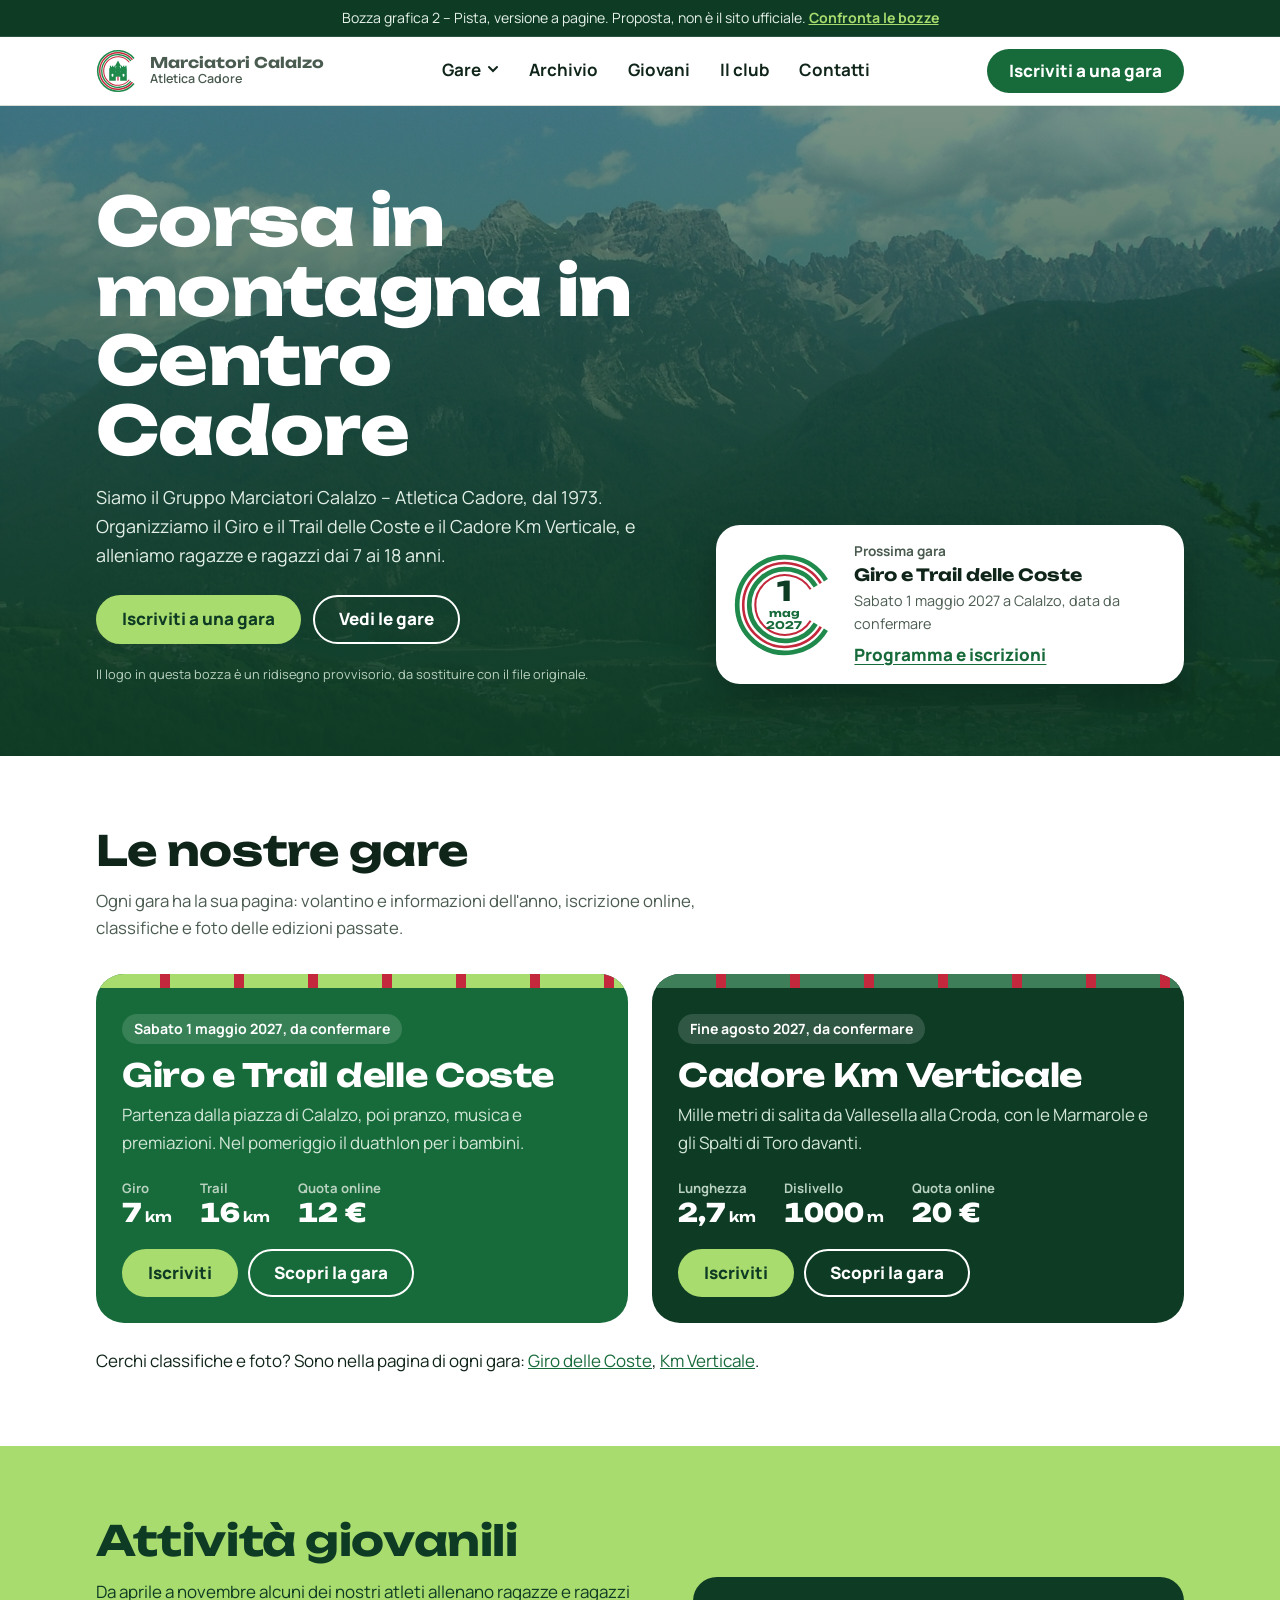
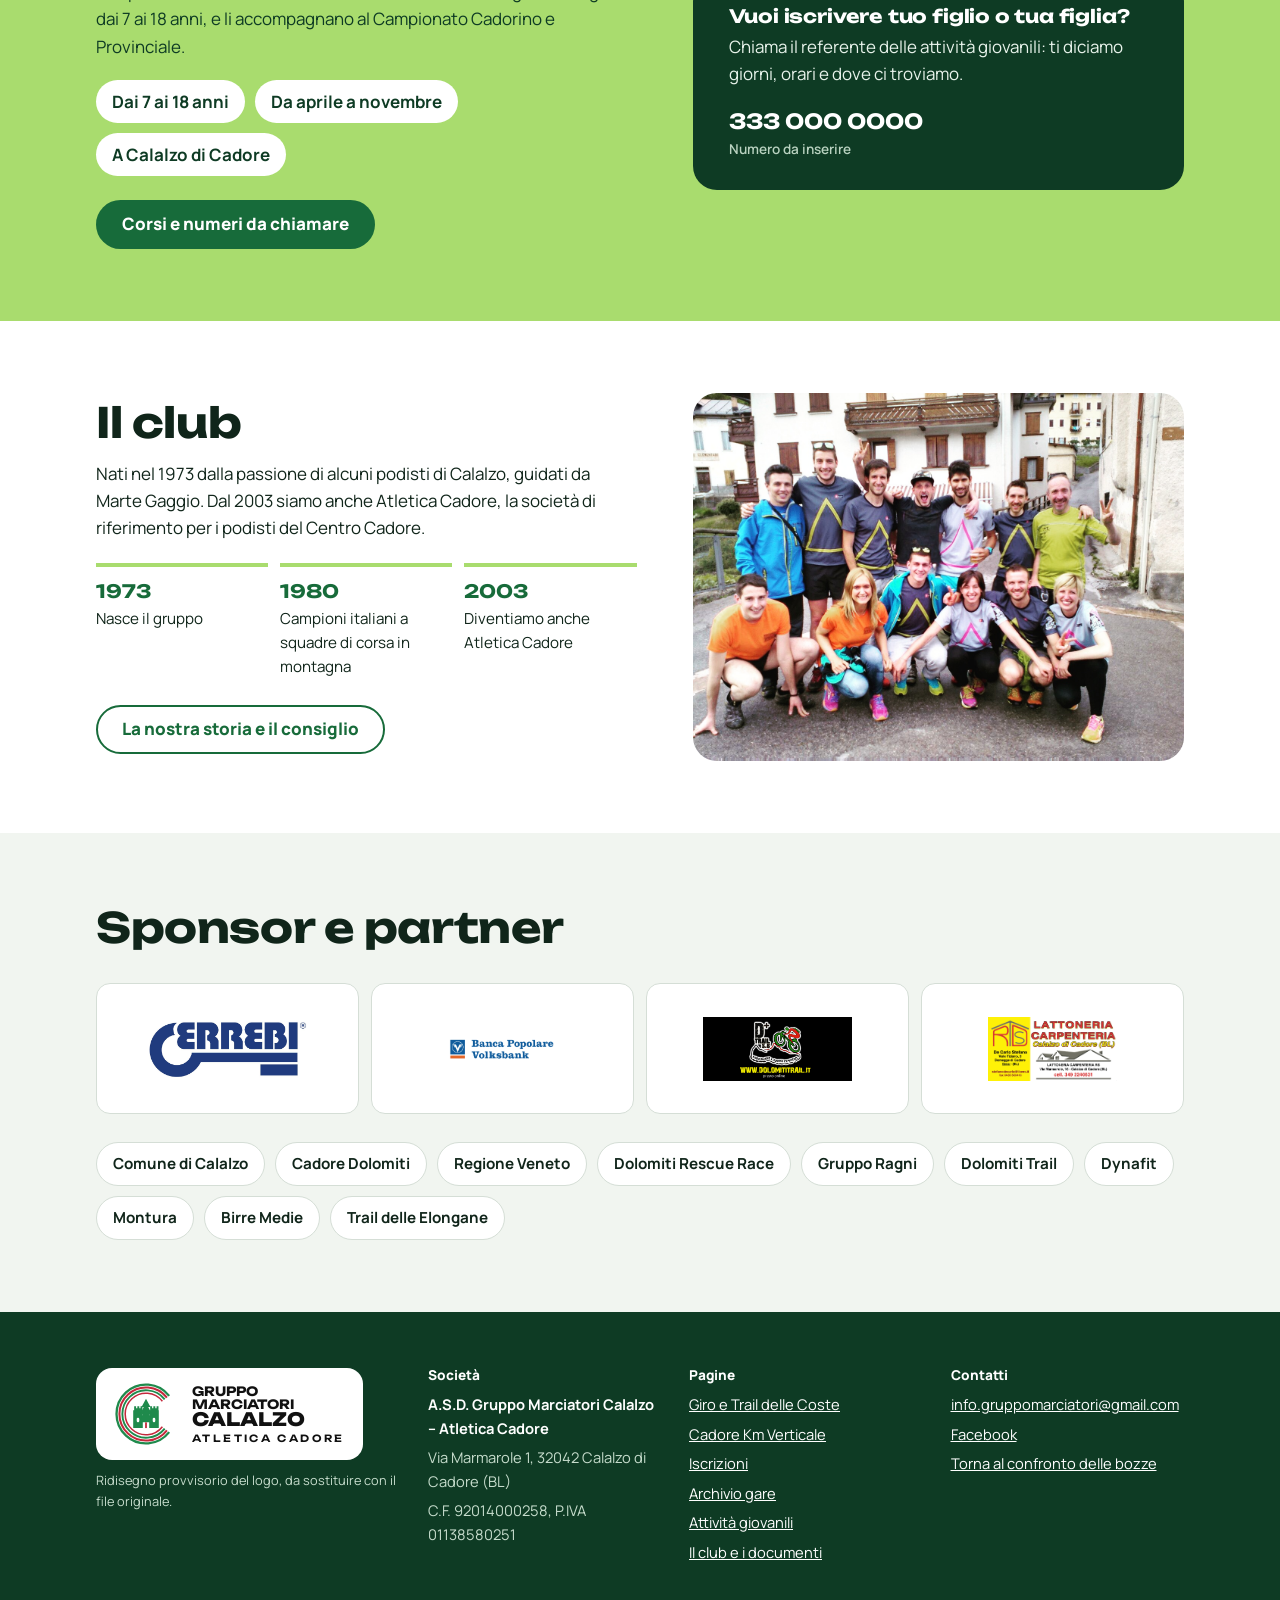
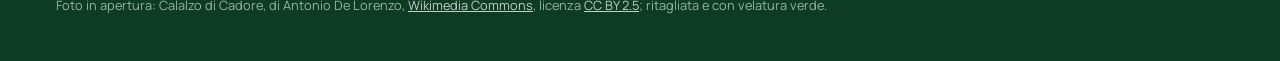
<file: bozza-2-pagine/index.html>
<!doctype html>
<html lang="it">
<head>
<meta charset="utf-8">
<meta name="viewport" content="width=device-width, initial-scale=1">
<title>Gruppo Marciatori Calalzo – Atletica Cadore – Bozza 2</title>
<meta name="description" content="Corsa in montagna in Centro Cadore dal 1973: Giro e Trail delle Coste, Cadore Km Verticale, attività giovanili, iscrizioni online.">
<meta name="robots" content="noindex">
<link rel="preconnect" href="https://fonts.googleapis.com">
<link rel="preconnect" href="https://fonts.gstatic.com" crossorigin>
<link href="https://fonts.googleapis.com/css2?family=Manrope:wght@400;500;600;700;800&family=Unbounded:wght@500;600;700;800&display=swap" rel="stylesheet">
<link rel="stylesheet" href="style.css">
</head>
<body>

<svg width="0" height="0" style="position:absolute" aria-hidden="true">
  <defs>
    <!-- Ridisegno provvisorio del marchio: anelli a "C" + torri + abete -->
    <symbol id="mark" viewBox="0 0 100 100">
      <path d="M86.2 21.7A46 46 0 1 0 86.2 78.3" fill="none" stroke="#1F8A4C" stroke-width="3.6"/>
      <path d="M82.7 24.5A41.5 41.5 0 1 0 82.7 75.5" fill="none" stroke="#C4283C" stroke-width="3.2"/>
      <path d="M79.2 27.2A37 37 0 1 0 79.2 72.8" fill="none" stroke="#1F8A4C" stroke-width="3"/>
      <path d="M75.6 30A32.5 32.5 0 1 0 75.6 70" fill="none" stroke="#C4283C" stroke-width="2.4"/>
      <g fill="#1F8A4C">
        <path d="M30 72V44h1.5v-6h3v3h2v-3h3v3h2v-3h3v6H45v28z"/>
        <path d="M55 72V44h1.5v-6h3v3h2v-3h3v3h2v-3h3v6H70v28z"/>
        <path d="M50 26l-7 13h3.5L41 50h4.5L39 63h22l-6.5-13H59l-5.5-11H57z"/>
      </g>
      <rect x="48.6" y="63" width="2.8" height="9" fill="#C4283C"/>
      <rect x="35.5" y="56" width="4" height="7" rx="2" fill="#fff"/>
      <rect x="60.5" y="56" width="4" height="7" rx="2" fill="#fff"/>
    </symbol>
    <!-- Anelli della pista (emblema e decorazione delle fasce) -->
    <symbol id="rings" viewBox="0 0 200 200">
      <path d="M180.6 52.3A92 92 0 1 0 180.6 147.7" fill="none" stroke="#A9DC6E" stroke-width="7"/>
      <path d="M170.8 58.1A80.5 80.5 0 1 0 170.8 141.9" fill="none" stroke="#C4283C" stroke-width="5"/>
      <path d="M161 63.9A69 69 0 1 0 161 136.1" fill="none" stroke="#A9DC6E" stroke-width="7"/>
      <path d="M151.2 69.7A57.5 57.5 0 1 0 151.2 130.3" fill="none" stroke="#C4283C" stroke-width="4"/>
    </symbol>
  </defs>
</svg>

<div class="draft">Bozza grafica 2 – Pista, versione a pagine. Proposta, non è il sito ufficiale. <a href="../index.html">Confronta le bozze</a></div>

<header class="head">
  <div class="wrap">
    <a class="brand" href="index.html" aria-label="Gruppo Marciatori Calalzo, pagina iniziale">
      <svg aria-hidden="true"><use href="#mark"/></svg>
      <span><b>Marciatori Calalzo</b><span>Atletica Cadore</span></span>
    </a>
    <nav class="nav" aria-label="Menu principale">
      <div class="dd">
        <button class="dd-btn" type="button" aria-expanded="false" aria-controls="ddGare" id="ddBtn">Gare <svg viewBox="0 0 12 12" aria-hidden="true"><path d="M2 4l4 4 4-4" fill="none" stroke="currentColor" stroke-width="2" stroke-linecap="round"/></svg></button>
        <div class="dd-menu" id="ddGare">
          <a href="giro-delle-coste.html"><b>Giro e Trail delle Coste</b><span>1 maggio, Calalzo di Cadore</span></a>
          <a href="km-verticale.html"><b>Cadore Km Verticale</b><span>Fine agosto, da Vallesella alla Croda</span></a>
        </div>
      </div>
      <a href="archivio.html">Archivio</a>
      <a href="giovani.html">Giovani</a>
      <a href="club.html">Il club</a>
      <a href="contatti.html">Contatti</a>
    </nav>
    <a class="btn btn-g" href="iscrizione.html">Iscriviti a una gara</a>
    <button class="menu-btn" type="button" aria-expanded="false" aria-controls="panel" id="menuBtn" aria-label="Apri il menu">
      <svg viewBox="0 0 22 22" aria-hidden="true"><path d="M3 6h16M3 11h16M3 16h16" stroke="currentColor" stroke-width="2.2" stroke-linecap="round"/></svg>
    </button>
  </div>
</header>

<div class="panel-bg" id="panelBg"></div>
<div class="panel" id="panel" role="dialog" aria-modal="true" aria-label="Menu" aria-hidden="true">
  <div class="panel-top">
    <p>Menu</p>
    <button class="close" type="button" id="panelClose" aria-label="Chiudi il menu">×</button>
  </div>
  <div class="panel-races">
    <a href="giro-delle-coste.html"><b>Giro e Trail delle Coste</b><span>7 o 16 km, 1 maggio</span></a>
    <a href="km-verticale.html"><b>Cadore Km Verticale</b><span>2,7 km e 1000 m di salita, fine agosto</span></a>
  </div>
  <nav aria-label="Menu mobile">
    <a href="index.html" aria-current="page">Home</a>
    <a href="archivio.html">Archivio gare</a>
    <a href="giovani.html">Giovani</a>
    <a href="club.html">Il club</a>
    <a href="contatti.html">Contatti</a>
  </nav>
  <a class="btn btn-l" href="iscrizione.html">Iscriviti a una gara</a>
</div>

<main id="main">
<section class="hero" aria-labelledby="hero-title" style="padding:0">
  <img src="../assets/img/calalzo-panorama.jpg" alt="" aria-hidden="true">
  <div class="wrap">
    <div>
      <h1 id="hero-title">Corsa in montagna in Centro Cadore</h1>
      <p class="lead">Siamo il Gruppo Marciatori Calalzo – Atletica Cadore, dal 1973. Organizziamo il Giro e il Trail delle Coste e il Cadore Km Verticale, e alleniamo ragazze e ragazzi dai 7 ai 18 anni.</p>
      <div class="cta">
        <a class="btn btn-l" href="iscrizione.html">Iscriviti a una gara</a>
        <a class="btn btn-w" href="#gare">Vedi le gare</a>
      </div>
      <p class="logo-note">Il logo in questa bozza è un ridisegno provvisorio, da sostituire con il file originale.</p>
    </div>
    <a class="next-badge" href="giro-delle-coste.html">
      <span class="emblem" aria-hidden="true">
        <svg viewBox="0 0 200 200">
          <path class="ring-draw" pathLength="1" d="M180.6 52.3A92 92 0 1 0 180.6 147.7" fill="none" stroke="#1F8A4C" stroke-width="9"/>
          <path class="ring-draw" pathLength="1" d="M170.8 58.1A80.5 80.5 0 1 0 170.8 141.9" fill="none" stroke="#C4283C" stroke-width="5"/>
          <path class="ring-draw" pathLength="1" d="M161 63.9A69 69 0 1 0 161 136.1" fill="none" stroke="#1F8A4C" stroke-width="9"/>
          <path class="ring-draw" pathLength="1" d="M151.2 69.7A57.5 57.5 0 1 0 151.2 130.3" fill="none" stroke="#C4283C" stroke-width="4"/>
        </svg>
        <span class="in"><b>1</b><span>mag</span><span>2027</span></span>
      </span>
      <span>
        <p class="k">Prossima gara</p>
        <p class="t">Giro e Trail delle Coste</p>
        <p class="d">Sabato 1 maggio 2027 a Calalzo, data da confermare</p>
        <span class="go">Programma e iscrizioni</span>
      </span>
    </a>
  </div>
</section>

<section id="gare" aria-labelledby="gare-title">
  <div class="wrap">
    <div class="sec-head">
      <h2 id="gare-title">Le nostre gare</h2>
      <p>Ogni gara ha la sua pagina: volantino e informazioni dell'anno, iscrizione online, classifiche e foto delle edizioni passate.</p>
    </div>
    <div class="race-tiles">
      <article class="rt rt-giro">
        <div class="rt-lanes" aria-hidden="true"></div>
        <div class="rt-top">
          <span class="when">Sabato 1 maggio 2027, da confermare</span>
          <h3>Giro e Trail delle Coste</h3>
          <p>Partenza dalla piazza di Calalzo, poi pranzo, musica e premiazioni. Nel pomeriggio il duathlon per i bambini.</p>
        </div>
        <dl class="rt-stats">
          <div><dt>Giro</dt><dd class="num">7<small>km</small></dd></div>
          <div><dt>Trail</dt><dd class="num">16<small>km</small></dd></div>
          <div><dt>Quota online</dt><dd class="num">12 €</dd></div>
        </dl>
        <div class="rt-actions">
          <a class="btn btn-l" href="iscrizione.html?gara=giro">Iscriviti</a>
          <a class="btn btn-w" href="giro-delle-coste.html">Scopri la gara</a>
        </div>
      </article>
      <article class="rt rt-kv">
        <div class="rt-lanes" aria-hidden="true"></div>
        <div class="rt-top">
          <span class="when">Fine agosto 2027, da confermare</span>
          <h3>Cadore Km Verticale</h3>
          <p>Mille metri di salita da Vallesella alla Croda, con le Marmarole e gli Spalti di Toro davanti.</p>
        </div>
        <dl class="rt-stats">
          <div><dt>Lunghezza</dt><dd class="num">2,7<small>km</small></dd></div>
          <div><dt>Dislivello</dt><dd class="num">1000<small>m</small></dd></div>
          <div><dt>Quota online</dt><dd class="num">20 €</dd></div>
        </dl>
        <div class="rt-actions">
          <a class="btn btn-l" href="iscrizione.html?gara=kv">Iscriviti</a>
          <a class="btn btn-w" href="km-verticale.html">Scopri la gara</a>
        </div>
      </article>
    </div>
    <p style="margin:24px 0 0">Cerchi classifiche e foto? Sono nella pagina di ogni gara: <a href="giro-delle-coste.html#edizioni-passate">Giro delle Coste</a>, <a href="km-verticale.html#edizioni-passate">Km Verticale</a>.</p>
  </div>
</section>

<section class="band-l" aria-labelledby="yg-title">
  <div class="wrap teaser">
    <div>
      <h2 id="yg-title">Attività giovanili</h2>
      <p style="margin:14px 0 20px;max-width:56ch">Da aprile a novembre alcuni dei nostri atleti allenano ragazze e ragazzi dai 7 ai 18 anni, e li accompagnano al Campionato Cadorino e Provinciale.</p>
      <ul class="facts-row">
        <li>Dai 7 ai 18 anni</li>
        <li>Da aprile a novembre</li>
        <li>A Calalzo di Cadore</li>
      </ul>
      <a class="btn btn-g" href="giovani.html">Corsi e numeri da chiamare</a>
    </div>
    <div class="call" style="margin:0">
      <div>
        <h3 style="color:#fff;font-size:1.15rem">Vuoi iscrivere tuo figlio o tua figlia?</h3>
        <p style="margin-top:6px">Chiama il referente delle attività giovanili: ti diciamo giorni, orari e dove ci troviamo.</p>
      </div>
      <div>
        <p class="phone">333 000 0000<small>Numero da inserire</small></p>
      </div>
    </div>
  </div>
</section>

<section aria-labelledby="club-title">
  <div class="wrap teaser club-teaser">
    <div>
      <h2 id="club-title">Il club</h2>
      <p style="margin:14px 0 0;max-width:58ch">Nati nel 1973 dalla passione di alcuni podisti di Calalzo, guidati da Marte Gaggio. Dal 2003 siamo anche Atletica Cadore, la società di riferimento per i podisti del Centro Cadore.</p>
      <ol class="milestones-row">
        <li><b>1973</b>Nasce il gruppo</li>
        <li><b>1980</b>Campioni italiani a squadre di corsa in montagna</li>
        <li><b>2003</b>Diventiamo anche Atletica Cadore</li>
      </ol>
      <a class="btn btn-o" href="club.html">La nostra storia e il consiglio</a>
    </div>
    <img src="../assets/img/gruppo.jpg" alt="Una quindicina di atleti del club in divisa, in posa in una via di Calalzo" loading="lazy">
  </div>
</section>

<section class="alt" aria-labelledby="sp-title">
  <div class="wrap">
    <div class="sec-head"><h2 id="sp-title">Sponsor e partner</h2></div>
    <div class="sponsors">
      <div><img src="../assets/img/sponsor/errebi.jpg" alt="Errebi" loading="lazy"></div>
      <div><img src="../assets/img/sponsor/volksbank.png" alt="Volksbank" loading="lazy"></div>
      <div><img src="../assets/img/sponsor/dplus.png" alt="D+" loading="lazy"></div>
      <div><img src="../assets/img/sponsor/de-carlo.png" alt="Stefano De Carlo" loading="lazy"></div>
    </div>
    <ul class="partners">
      <li><a href="http://www.comune.calalzo.bl.it/" rel="noopener">Comune di Calalzo</a></li>
      <li><a href="http://www.cadoredolomiti.it/" rel="noopener">Cadore Dolomiti</a></li>
      <li><a href="https://www.regione.veneto.it/" rel="noopener">Regione Veneto</a></li>
      <li><a href="http://www.dolomitirescuerace.it/" rel="noopener">Dolomiti Rescue Race</a></li>
      <li><a href="http://www.grupporagni.it/" rel="noopener">Gruppo Ragni</a></li>
      <li><a href="http://www.dolomititrail.it/" rel="noopener">Dolomiti Trail</a></li>
      <li><a href="https://www.dynafit.com/" rel="noopener">Dynafit</a></li>
      <li><a href="https://www.montura.it/" rel="noopener">Montura</a></li>
      <li><a href="http://www.birremedie.it/" rel="noopener">Birre Medie</a></li>
      <li><a href="https://www.facebook.com/iltrail.delelongane" rel="noopener">Trail delle Elongane</a></li>
    </ul>
  </div>
</section>
</main>

<footer class="foot">
  <div class="wrap foot-grid">
    <div>
      <div class="lockup" role="img" aria-label="Logo Gruppo Marciatori Calalzo Atletica Cadore">
        <svg aria-hidden="true"><use href="#mark"/></svg>
        <div class="wm" aria-hidden="true"><span>Gruppo</span><span>Marciatori</span><strong>Calalzo</strong><small>Atletica Cadore</small></div>
      </div>
      <p class="note">Ridisegno provvisorio del logo, da sostituire con il file originale.</p>
    </div>
    <div>
      <h2>Società</h2>
      <p><b style="color:#fff">A.S.D. Gruppo Marciatori Calalzo – Atletica Cadore</b></p>
      <p>Via Marmarole 1, 32042 Calalzo di Cadore (BL)</p>
      <p>C.F. 92014000258, P.IVA 01138580251</p>
    </div>
    <div>
      <h2>Pagine</h2>
      <ul>
        <li><a href="giro-delle-coste.html">Giro e Trail delle Coste</a></li>
        <li><a href="km-verticale.html">Cadore Km Verticale</a></li>
        <li><a href="iscrizione.html">Iscrizioni</a></li>
        <li><a href="archivio.html">Archivio gare</a></li>
        <li><a href="giovani.html">Attività giovanili</a></li>
        <li><a href="club.html">Il club e i documenti</a></li>
      </ul>
    </div>
    <div>
      <h2>Contatti</h2>
      <p><a href="mailto:info.gruppomarciatori@gmail.com">info.gruppomarciatori@gmail.com</a></p>
      <p><a href="https://www.facebook.com/profile.php?id=100063871909524" rel="noopener">Facebook</a></p>
      <p><a href="../index.html">Torna al confronto delle bozze</a></p>
    </div>
  </div>
  <p class="wrap" style="font-size:.8rem;opacity:.75;margin-top:24px">Foto in apertura: Calalzo di Cadore, di Antonio De Lorenzo, <a href="https://commons.wikimedia.org/wiki/File:CalalzoCadorePanorama.JPG" rel="noopener">Wikimedia Commons</a>, licenza <a href="https://creativecommons.org/licenses/by/2.5/" rel="noopener">CC BY 2.5</a>; ritagliata e con velatura verde.</p>
</footer>

<script src="app.js"></script>
</body>
</html>
</file>
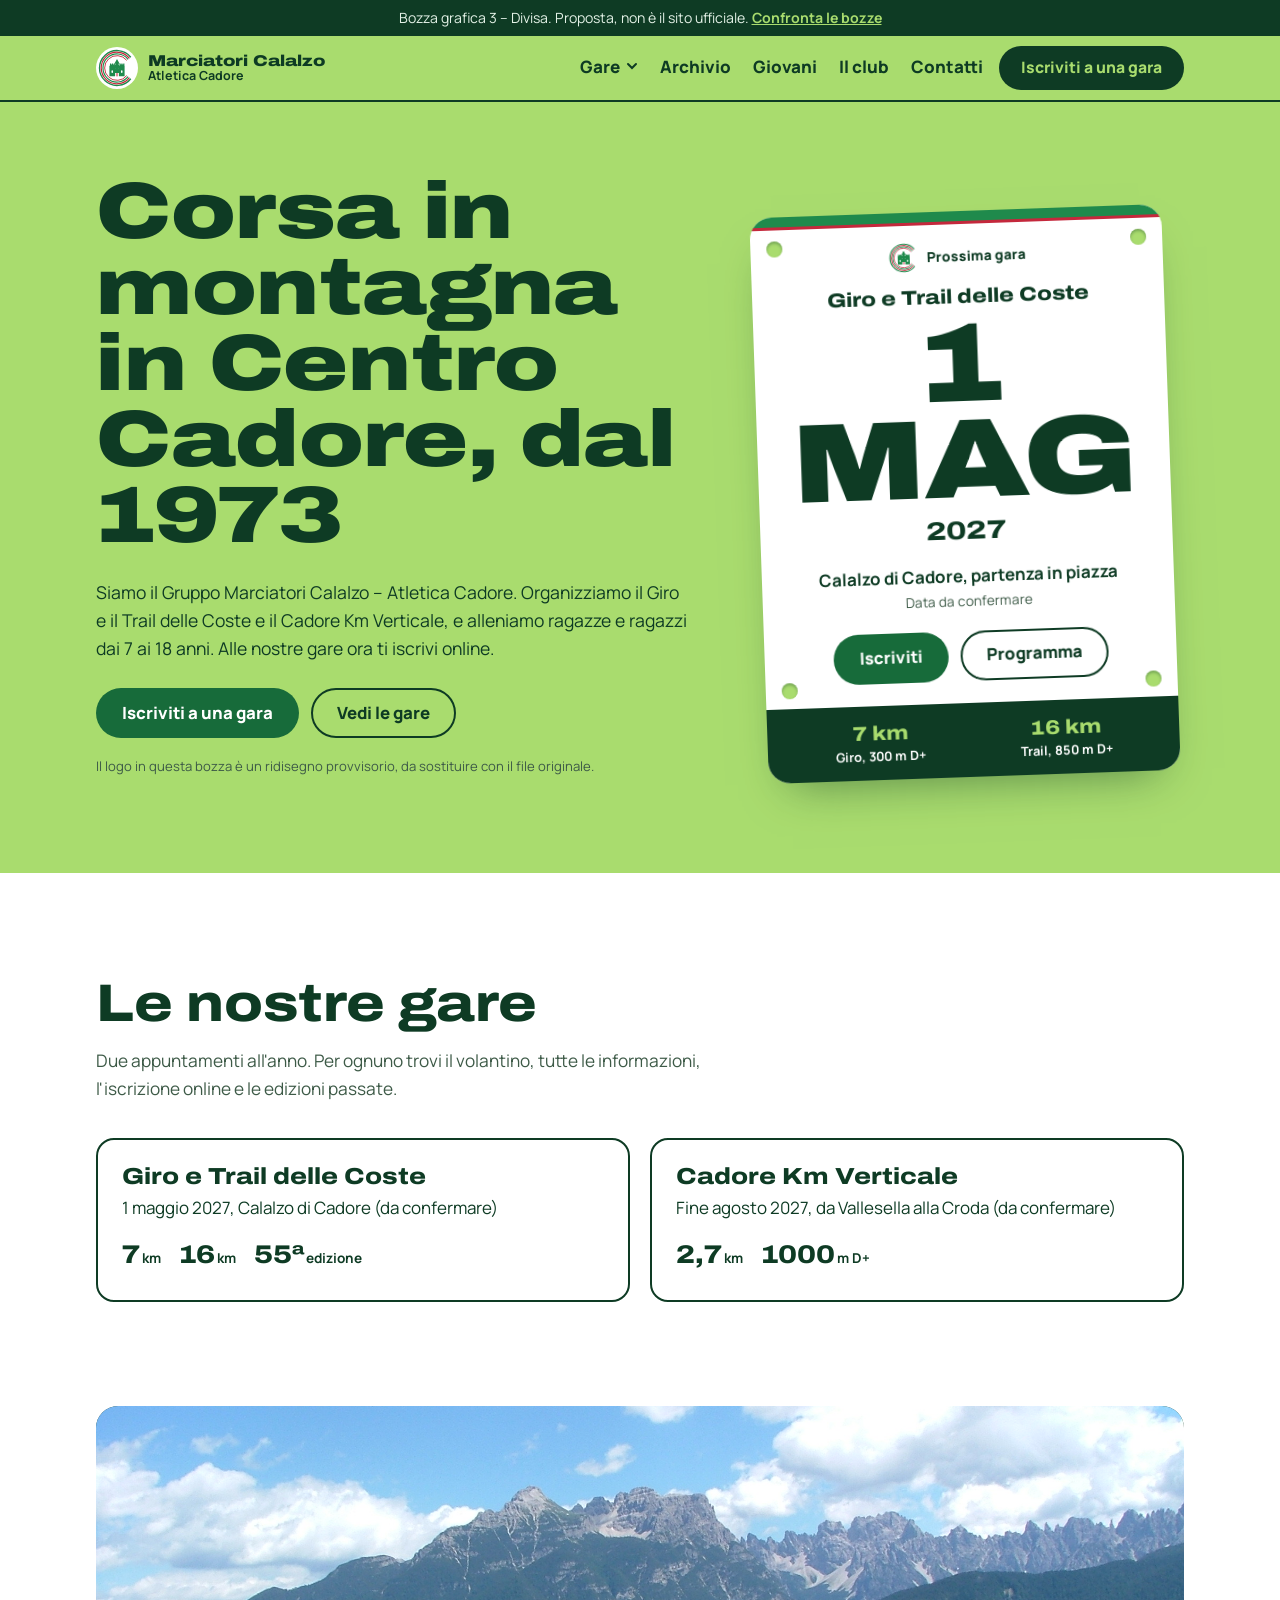
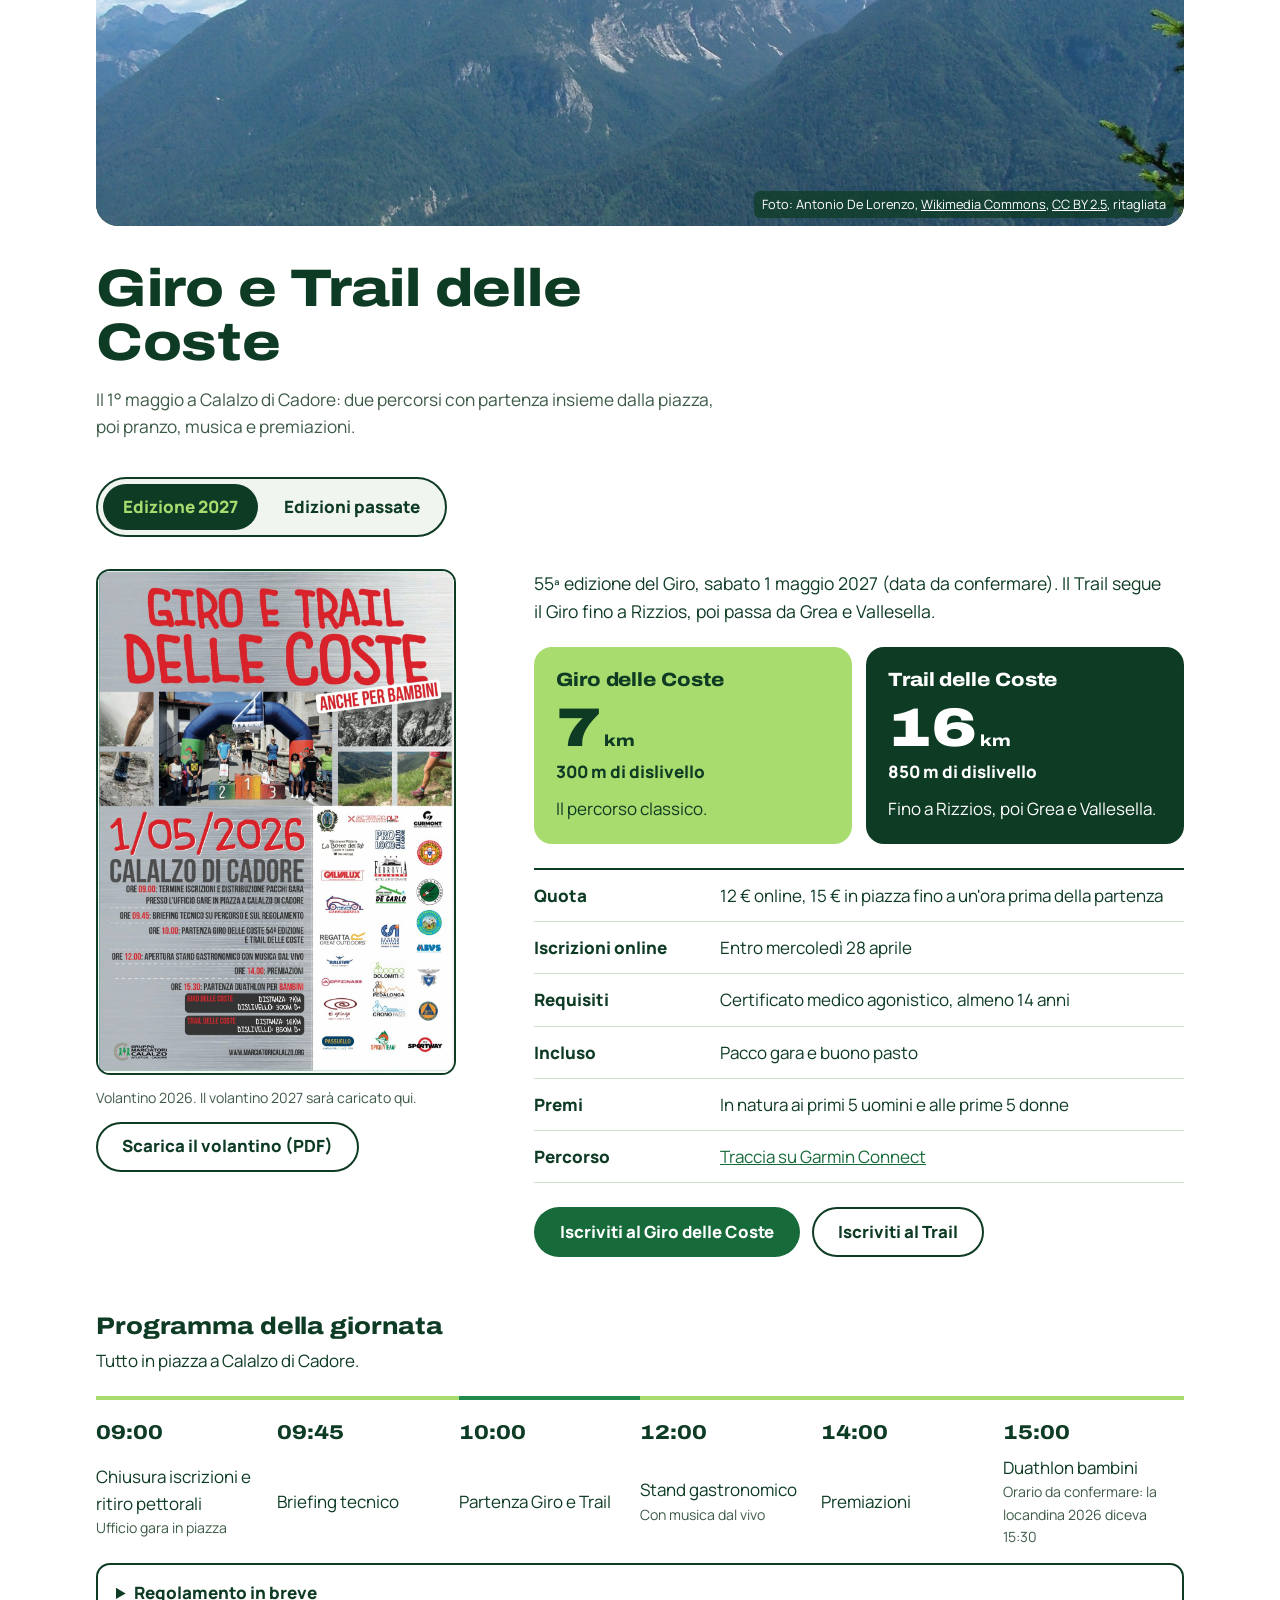
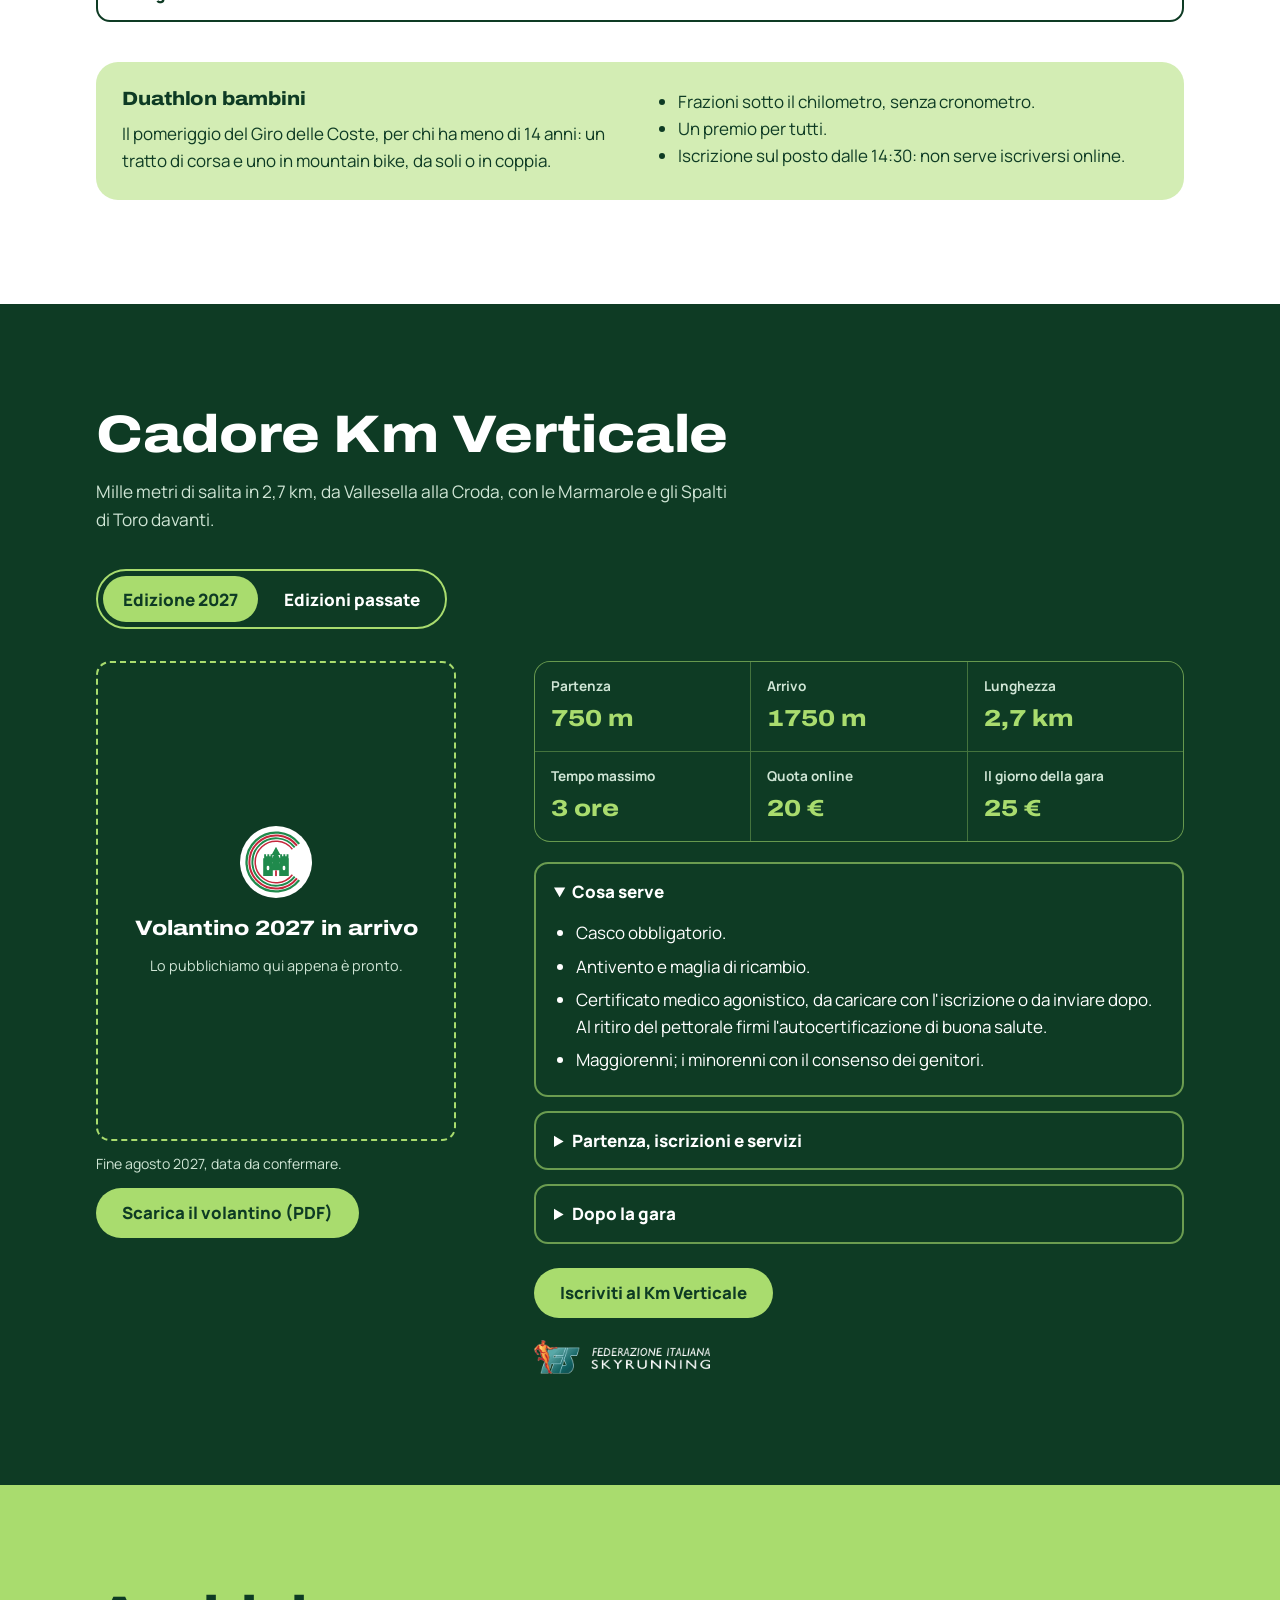
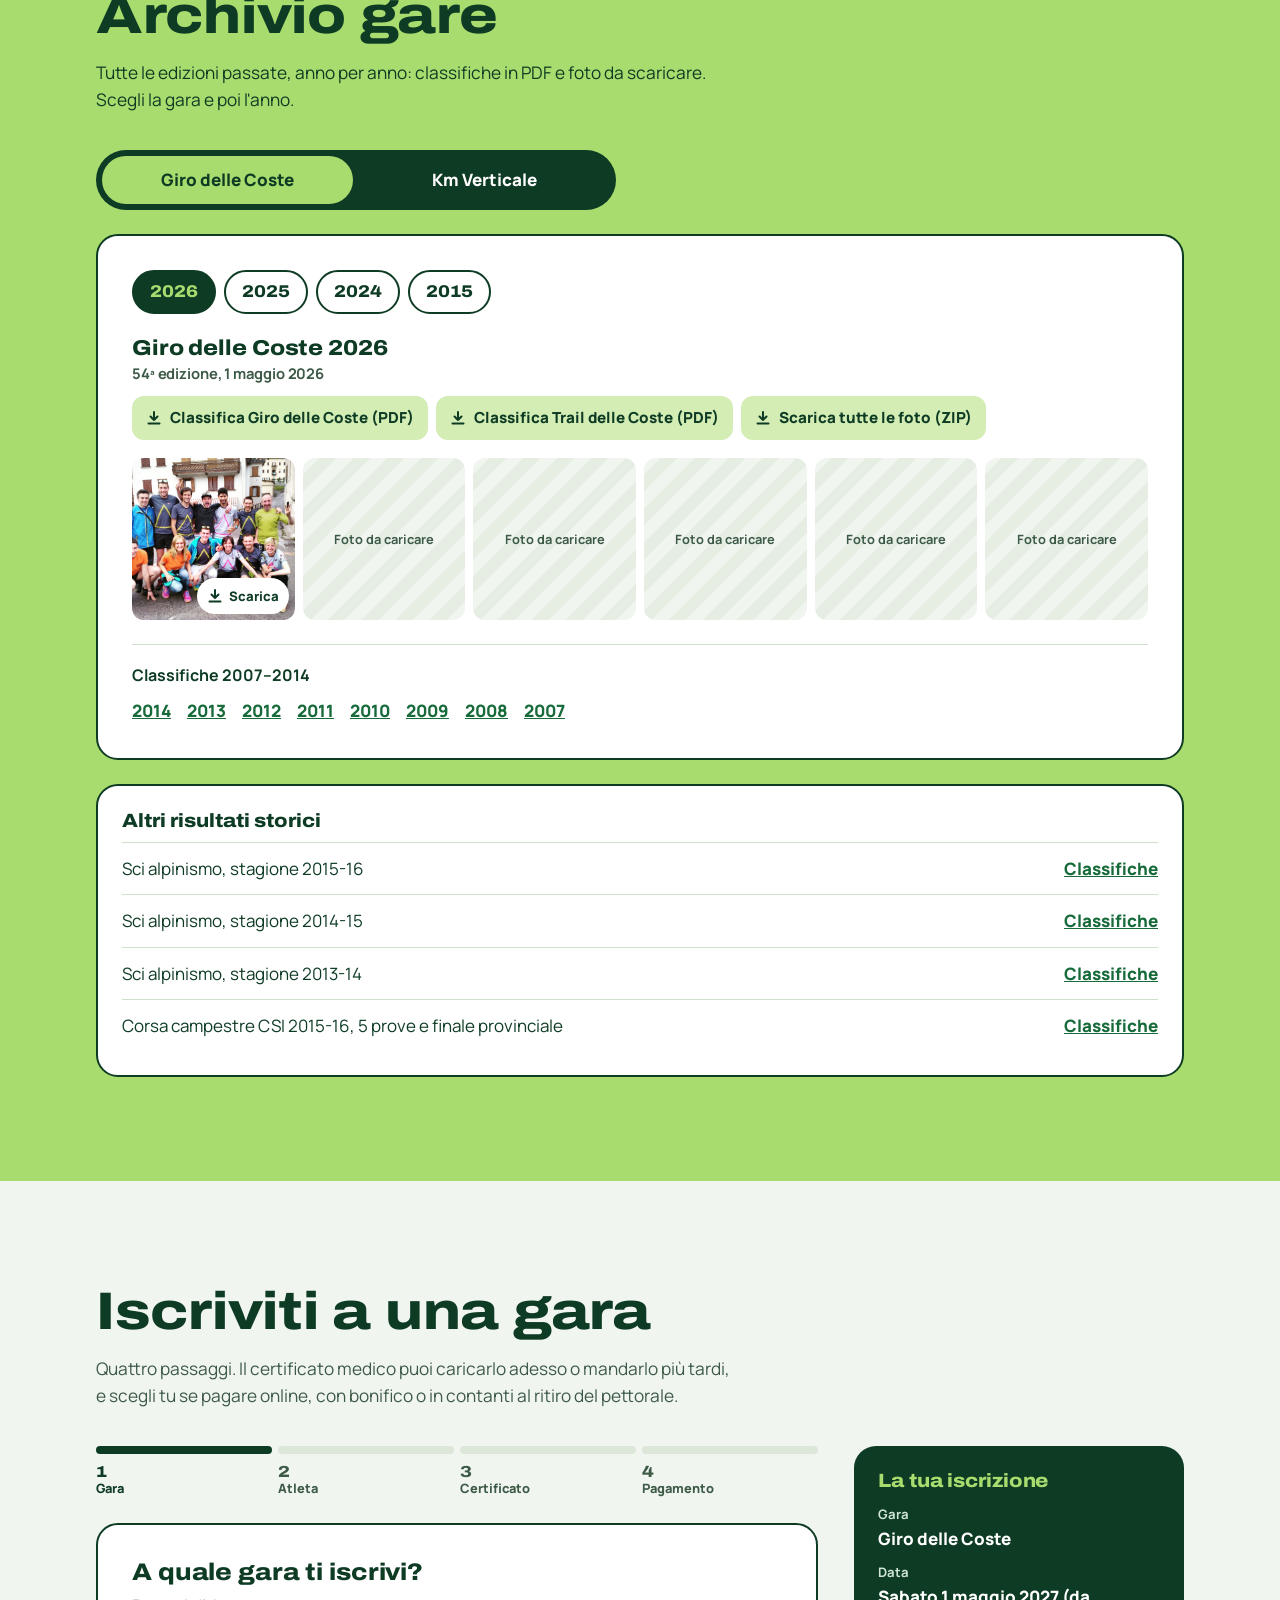
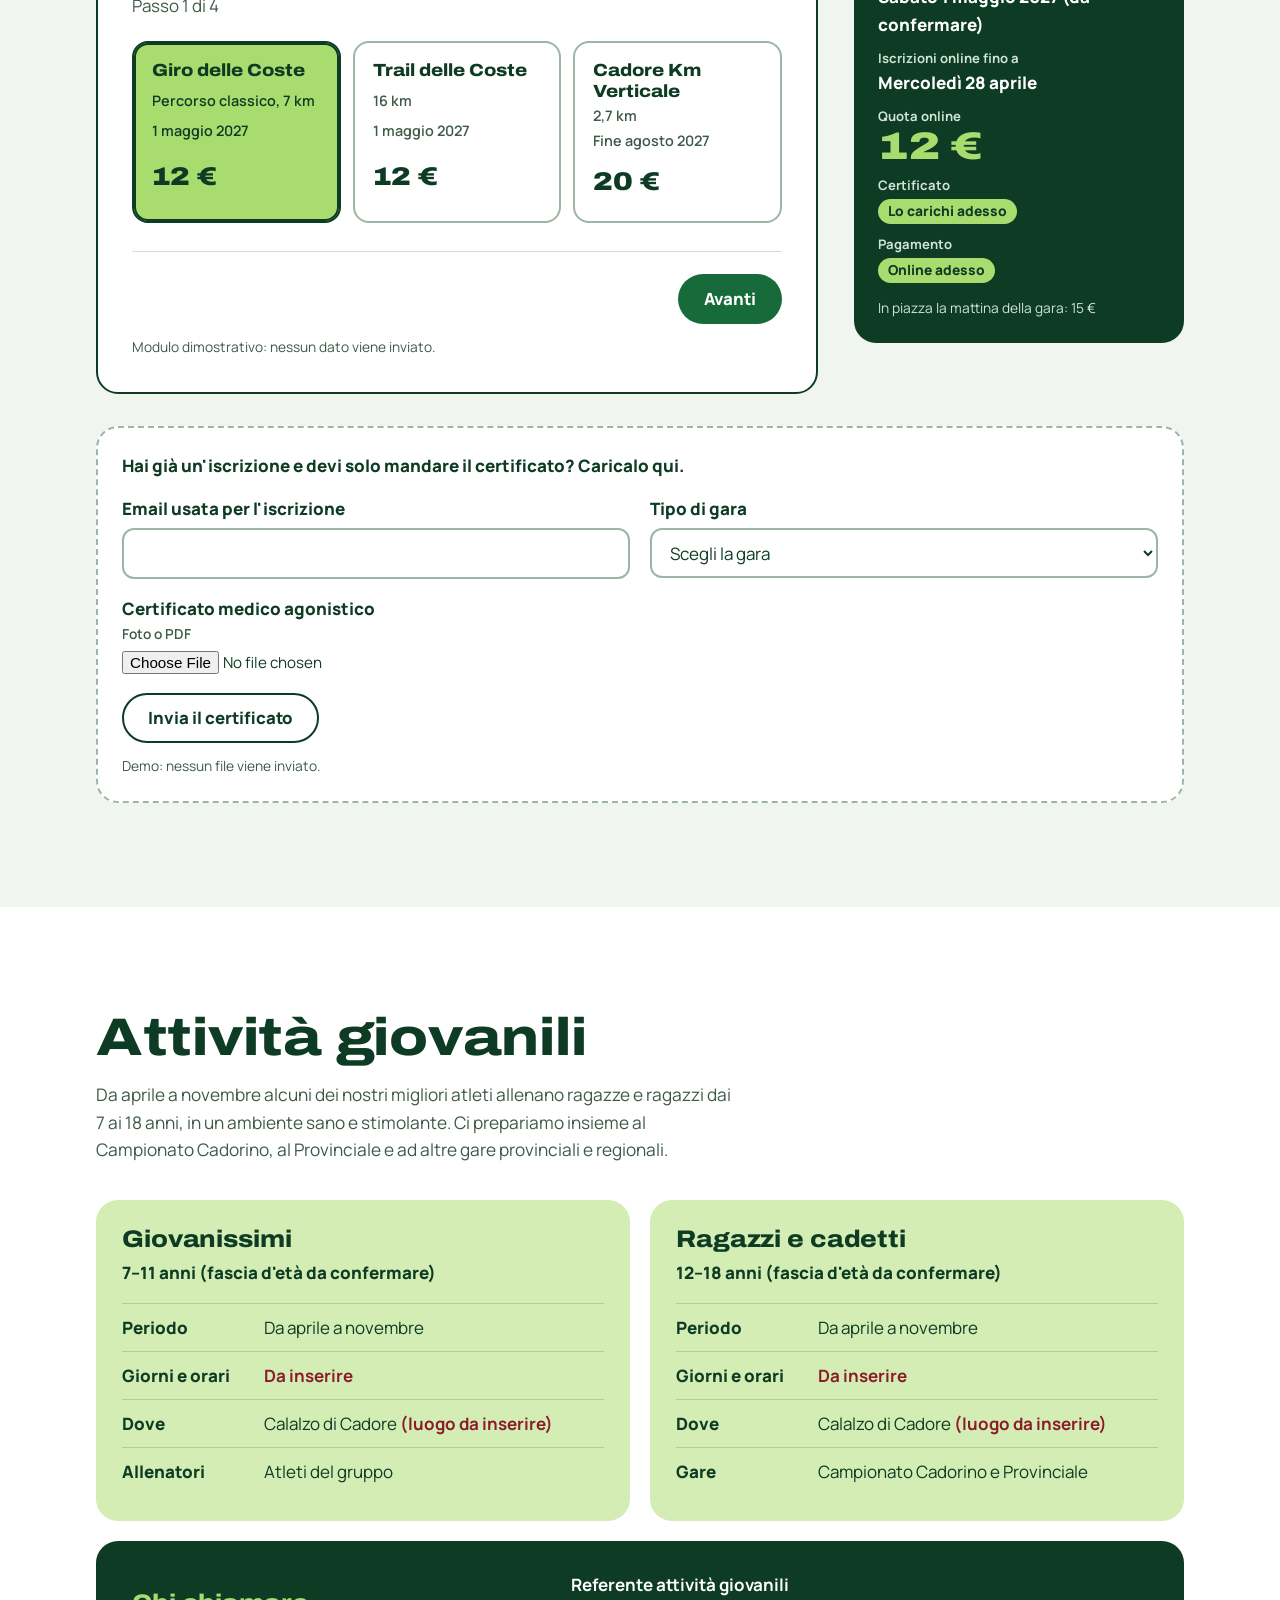
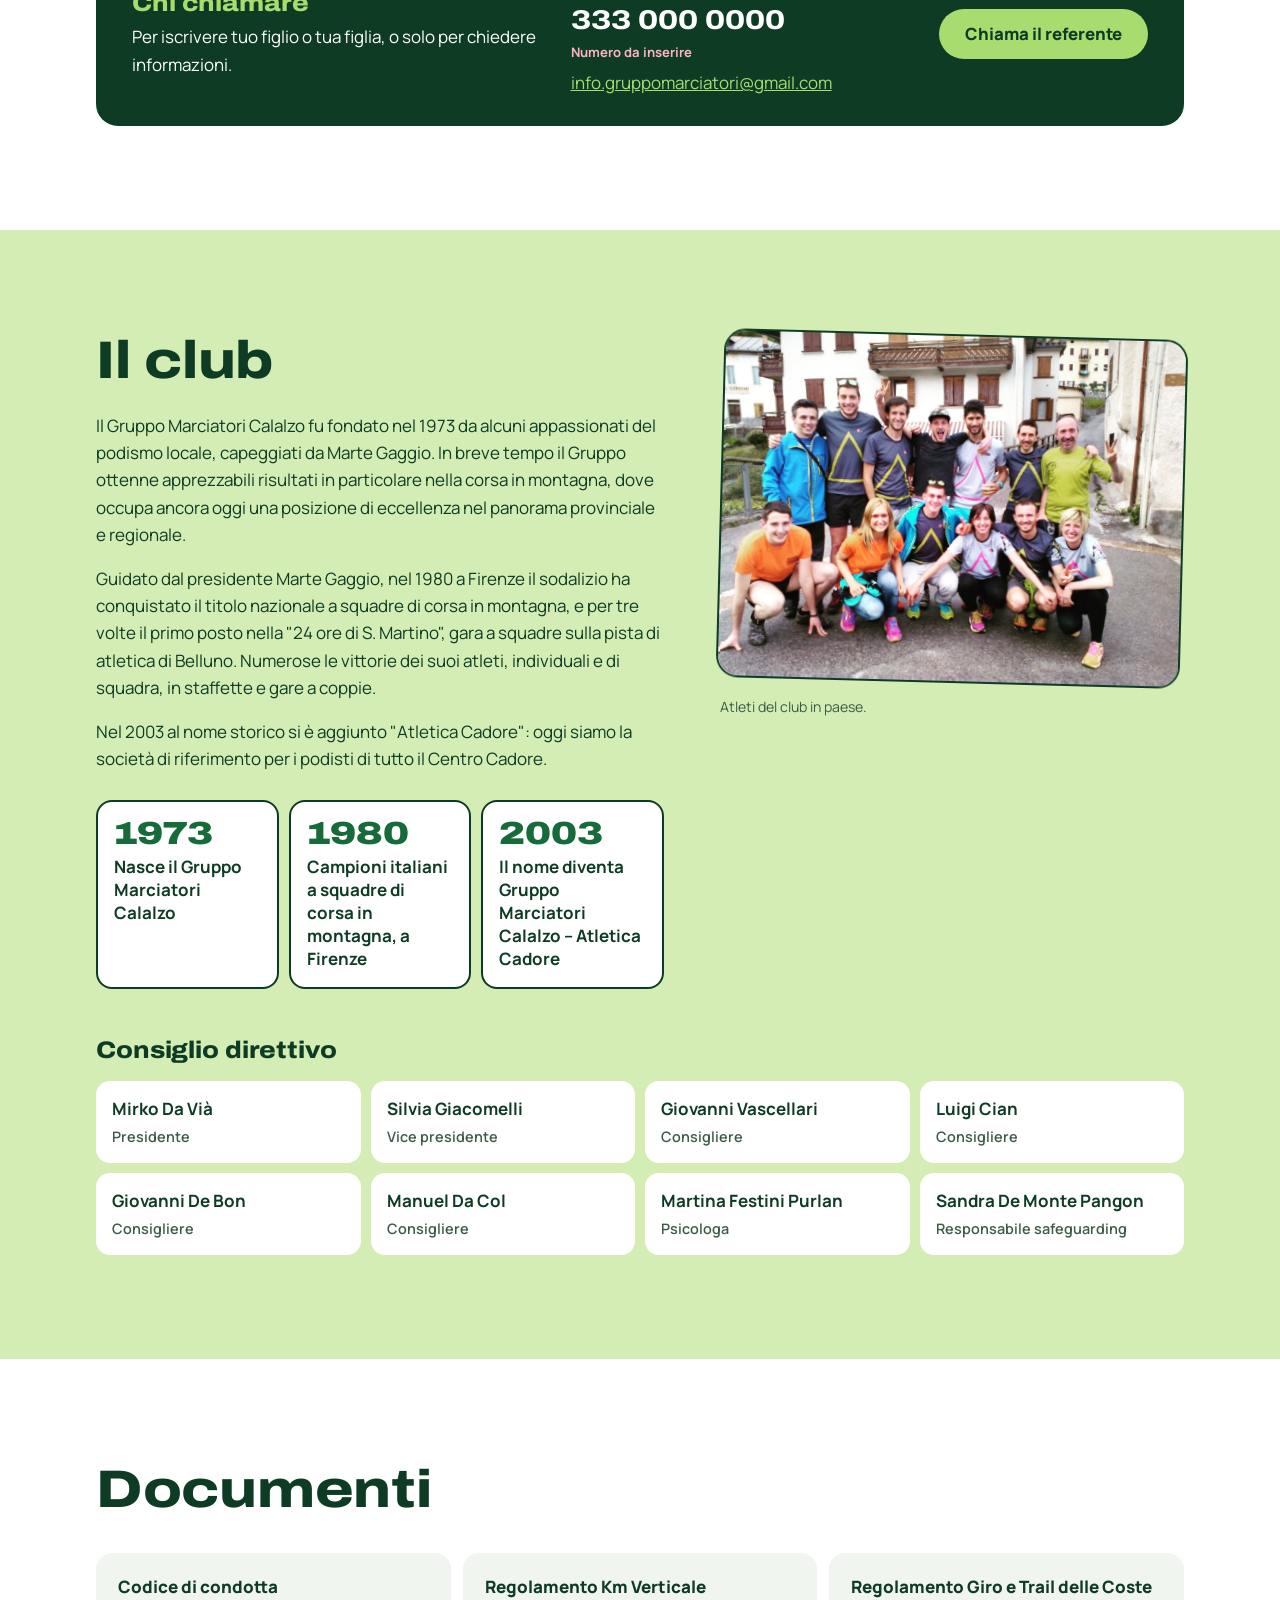
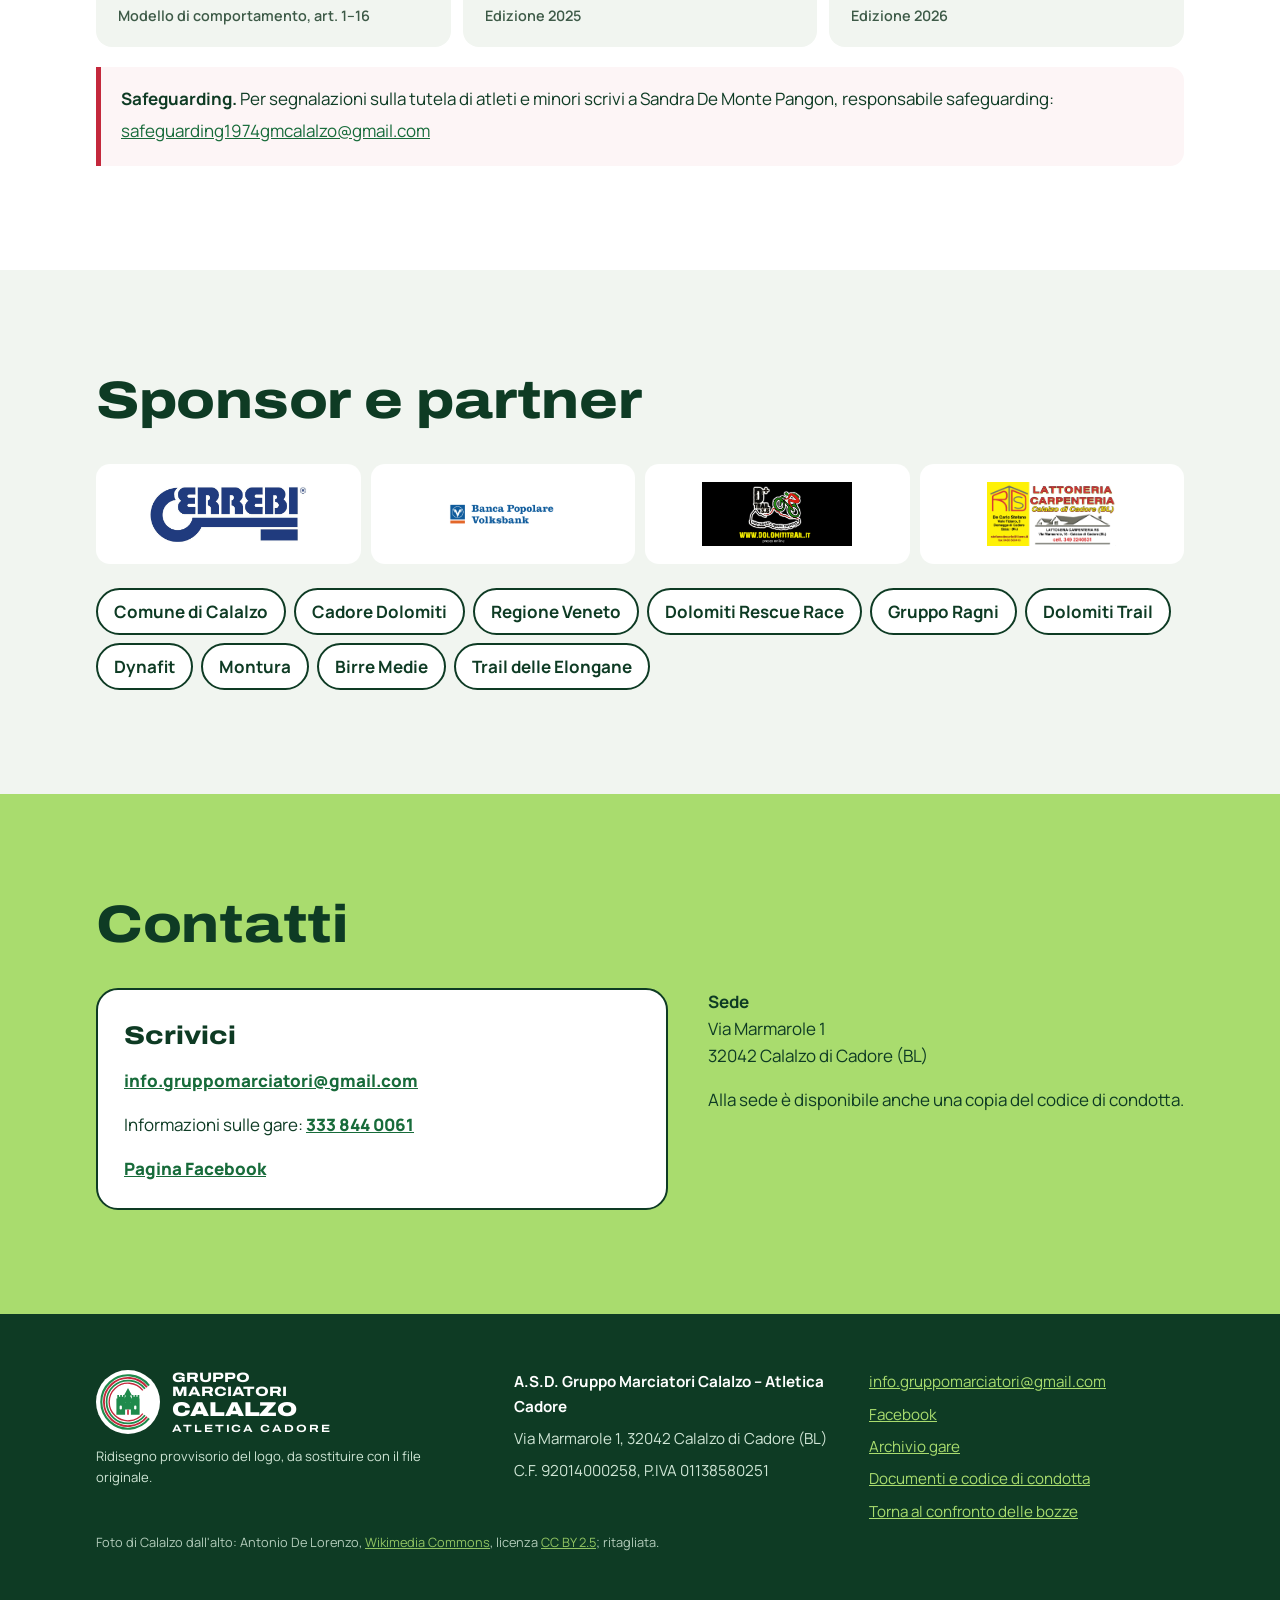
<file: bozza-3-divisa/index.html>
<!doctype html>
<html lang="it">
<head>
<meta charset="utf-8">
<meta name="viewport" content="width=device-width, initial-scale=1, viewport-fit=cover">
<title>Gruppo Marciatori Calalzo – Bozza 3 "Divisa"</title>
<meta name="description" content="Gruppo Marciatori Calalzo – Atletica Cadore. Corsa in montagna in Centro Cadore dal 1973: Giro e Trail delle Coste, Cadore Km Verticale, iscrizioni online, archivio gare.">
<meta name="robots" content="noindex">
<link rel="preconnect" href="https://fonts.googleapis.com">
<link rel="preconnect" href="https://fonts.gstatic.com" crossorigin>
<link href="https://fonts.googleapis.com/css2?family=Archivo:wdth,wght@62..125,400..900&family=Manrope:wght@400;500;600;700;800&display=swap" rel="stylesheet">
<style>
:root{
  --divisa:#A9DC6E;         /* verde chiaro delle divise: colore dominante. Da verificare con la divisa 2026 */
  --divisa-2:#D3EDB4;       /* tinta più chiara della divisa, per sezioni secondarie */
  --verde:#1F8A4C;          /* verde stemma, dal logo */
  --verde-testo:#176B3A;    /* verde stemma scurito: bottoni e link (contrasto AA con il bianco) */
  --bosco:#0E3B24;          /* testi e fasce scure */
  --rosso:#C4283C;          /* rosso pista: solo dettagli ed errori */
  --nebbia:#F1F5F0;
  --ink:#0E3B24;
  --muted:#3D5A47;
  --line:#CFE0CB;
  --pad:clamp(16px,5vw,56px);
  --max:1200px;
  --head:64px;
}
*{box-sizing:border-box}
html{scroll-behavior:smooth;-webkit-text-size-adjust:100%;scroll-padding-top:calc(var(--head) + 8px)}
@media (prefers-reduced-motion:reduce){html{scroll-behavior:auto}}
body{margin:0;background:#fff;color:var(--ink);font-family:"Manrope",system-ui,sans-serif;font-size:17px;line-height:1.6;overflow-x:hidden;padding-bottom:calc(76px + env(safe-area-inset-bottom))}
@media (min-width:900px){body{padding-bottom:0}}
img{max-width:100%;display:block}
a{color:var(--verde-testo)}
:focus-visible{outline:3px solid var(--rosso);outline-offset:3px;border-radius:4px}
.sr-only{position:absolute;width:1px;height:1px;overflow:hidden;clip:rect(0 0 0 0);white-space:nowrap}
.hidden{display:none!important}
.wrap{max-width:var(--max);margin:0 auto;padding:0 var(--pad)}
h1,h2,h3,.wide{font-family:"Archivo",system-ui,sans-serif;font-stretch:118%;font-weight:800;line-height:1.02;letter-spacing:-.005em;margin:0}
h2{font-size:clamp(2rem,6vw,3.3rem)}
h3{font-size:1.2rem;font-stretch:112%;line-height:1.15}
p{margin:0 0 1em}
.num{font-variant-numeric:tabular-nums}
.lead{font-size:1.1rem;max-width:58ch}
section{padding:72px 0}
@media (min-width:900px){section{padding:104px 0}}
.sec-head{margin-bottom:36px;max-width:64ch}
.sec-head p{margin:16px 0 0;font-size:1.08rem;color:var(--muted)}

/* Bottoni */
.btn{display:inline-flex;align-items:center;justify-content:center;gap:8px;min-height:50px;padding:12px 24px;border-radius:999px;font:inherit;font-weight:800;font-size:1.05rem;text-decoration:none;border:2px solid transparent;cursor:pointer;line-height:1.2;text-align:center}
.btn-g{background:var(--verde-testo);color:#fff}
.btn-g:hover{background:var(--bosco)}
.btn-d{background:var(--bosco);color:var(--divisa)}
.btn-d:hover{background:#082A19}
.btn-l{background:var(--divisa);color:var(--bosco)}
.btn-l:hover{background:#BFE88E}
.btn-o{background:transparent;color:var(--bosco);border-color:var(--bosco)}
.btn-o:hover{background:var(--bosco);color:#fff}
.btn-ow{background:transparent;color:#fff;border-color:rgba(255,255,255,.7)}
.btn-ow:hover{background:#fff;color:var(--bosco)}
.cta{display:flex;flex-wrap:wrap;gap:12px}

/* Banner bozza */
.draft{background:var(--bosco);color:#E3F1E6;font-size:.88rem;line-height:1.4;padding:8px var(--pad);text-align:center}
.draft a{color:var(--divisa);font-weight:700}

/* Header */
.head{position:sticky;top:0;z-index:50;background:var(--divisa);border-bottom:2px solid var(--bosco)}
.head .wrap{display:flex;align-items:center;gap:16px;height:var(--head)}
.brand{display:flex;align-items:center;gap:10px;text-decoration:none;color:var(--bosco);min-height:44px;margin-right:auto}
.brand svg{width:42px;height:42px;flex:none;background:#fff;border-radius:50%;padding:2px}
.brand b{display:block;font-family:"Archivo",sans-serif;font-stretch:125%;font-weight:850;font-size:.98rem;line-height:1.1}
.brand span{display:block;font-size:.78rem;font-weight:700;line-height:1.2}
.nav{display:none}
.menu-btn{display:inline-flex;align-items:center;gap:8px;min-height:44px;padding:8px 14px;border-radius:999px;border:2px solid var(--bosco);background:transparent;color:var(--bosco);font:inherit;font-weight:800;cursor:pointer}
.menu-btn svg{width:18px;height:18px}
.head .btn{display:none}
@media (min-width:1020px){
  .menu-btn{display:none}
  .nav{display:flex;align-items:center;gap:22px}
  .head .btn{display:inline-flex;min-height:44px;padding:8px 20px;font-size:.98rem}
}
.nav > a,.nav summary{color:var(--bosco);text-decoration:none;font-weight:800;padding:8px 0;border-bottom:3px solid transparent;cursor:pointer}
.nav > a:hover,.nav summary:hover{border-bottom-color:var(--bosco)}
.nav details{position:relative;border:0;background:none;margin:0;border-radius:0}
.nav summary{list-style:none;display:inline-flex;align-items:center;gap:6px;min-height:0;padding:8px 0}
.nav summary::-webkit-details-marker{display:none}
.nav summary svg{width:12px;height:12px;transition:transform .2s}
.nav details[open] summary svg{transform:rotate(180deg)}
.dd-menu{position:absolute;top:calc(100% + 10px);left:-16px;min-width:290px;background:#fff;border:2px solid var(--bosco);border-radius:16px;padding:8px;box-shadow:0 18px 30px -18px rgba(14,59,36,.5)}
.dd-menu a{display:block;padding:12px 14px;border-radius:10px;color:var(--bosco);text-decoration:none;font-weight:800;line-height:1.3}
.dd-menu a span{display:block;font-weight:600;font-size:.85rem;color:var(--muted)}
.dd-menu a:hover{background:var(--divisa-2)}

/* Menu mobile: pannello che scende sotto la barra */
.drop{position:fixed;left:0;right:0;top:0;z-index:45;background:var(--bosco);color:#fff;padding:calc(var(--head) + 54px) var(--pad) 28px;transform:translateY(-102%);transition:transform .28s ease;max-height:100vh;overflow:auto}
.drop.open{transform:none}
.drop[aria-hidden=true]{visibility:hidden}
.drop.open{visibility:visible}
@media (prefers-reduced-motion:reduce){.drop{transition:none}}
.drop nav{display:grid;gap:2px}
.drop nav a{display:flex;align-items:center;min-height:52px;color:#fff;text-decoration:none;font-family:"Archivo",sans-serif;font-stretch:118%;font-weight:800;font-size:1.3rem;border-bottom:1px solid rgba(255,255,255,.12)}
.drop nav a.sub{font-size:1.05rem;padding-left:16px;font-family:"Manrope",sans-serif;font-weight:700;color:var(--divisa)}
@media (min-width:1020px){.drop{display:none}}

/* Barra a schede in basso (solo telefono) */
.tabbar{position:fixed;left:0;right:0;bottom:0;z-index:48;background:#fff;border-top:2px solid var(--bosco);display:grid;grid-template-columns:repeat(5,1fr);padding:6px 4px calc(6px + env(safe-area-inset-bottom))}
.tabbar a{display:flex;flex-direction:column;align-items:center;justify-content:center;gap:3px;min-height:56px;color:var(--muted);text-decoration:none;font-size:.74rem;font-weight:800;border-radius:12px}
.tabbar svg{width:24px;height:24px}
.tabbar a.on{color:var(--bosco);background:var(--divisa-2)}
.tabbar a.main{color:var(--bosco)}
.tabbar a.main span.dot{display:grid;place-items:center;width:46px;height:46px;border-radius:50%;background:var(--verde-testo);color:#fff;margin-top:-22px;border:3px solid #fff;box-shadow:0 4px 10px rgba(14,59,36,.3)}
.tabbar a.main svg{width:22px;height:22px}
.tabbar a.main.on{background:transparent}
@media (min-width:900px){.tabbar{display:none}}

/* ---------- Pettorale (componente usato in apertura e nella conferma) ---------- */
.bib{position:relative;background:#fff;color:var(--bosco);border-radius:22px;padding:30px 24px 0;box-shadow:0 22px 44px -22px rgba(14,59,36,.55);overflow:hidden;max-width:470px;width:100%}
.bib::before{content:"";position:absolute;left:0;right:0;top:0;height:10px;background:var(--verde);border-bottom:3px solid var(--rosso)}
.bib .hole{position:absolute;width:16px;height:16px;border-radius:50%;background:var(--hole,var(--divisa));box-shadow:inset 0 2px 3px rgba(14,59,36,.35)}
.bib .h1{top:24px;left:16px}.bib .h2{top:24px;right:16px}.bib .h3{bottom:84px;left:16px}.bib .h4{bottom:84px;right:16px}
.bib-top{display:flex;align-items:center;justify-content:center;gap:8px;font-weight:800;font-size:.86rem;margin-bottom:14px;text-align:center}
.bib-top svg{width:30px;height:30px;flex:none}
.bib .race{font-family:"Archivo",sans-serif;font-stretch:118%;font-weight:800;font-size:1.25rem;text-align:center;margin:0 0 4px;line-height:1.15}
.bib .big{font-family:"Archivo",sans-serif;font-stretch:125%;font-weight:900;font-size:clamp(4.2rem,19vw,7rem);line-height:.86;text-align:center;margin:8px 0 2px;letter-spacing:-.02em}
.bib .year{font-family:"Archivo",sans-serif;font-stretch:125%;font-weight:800;font-size:1.6rem;text-align:center;margin:0}
.bib .where{text-align:center;font-weight:700;margin:10px 0 0}
.bib .tbc{text-align:center;font-size:.85rem;color:var(--muted);margin:2px 0 18px}
.bib-band{display:flex;justify-content:space-around;gap:8px;margin:0 -24px;padding:16px 24px;background:var(--bosco);color:#fff;min-height:68px;align-items:center}
.bib-band div{text-align:center;line-height:1.15}
.bib-band b{display:block;font-family:"Archivo",sans-serif;font-stretch:118%;font-weight:800;font-size:1.25rem;color:var(--divisa)}
.bib-band span{font-size:.8rem;font-weight:700}

/* ---------- Apertura ---------- */
.hero{background:var(--divisa);padding:40px 0 64px;overflow:hidden}
.hero .wrap{display:grid;gap:26px;align-items:center;grid-template-areas:"title" "bib" "text"}
.hero h1{grid-area:title}
.hero .bib-col{grid-area:bib}
.hero .hero-text{grid-area:text}
.hero h1{font-size:clamp(2.5rem,9.5vw,5rem);font-stretch:125%;font-weight:900;line-height:.95;max-width:12ch}
.hero .lead{margin:0 0 26px;color:var(--bosco)}
@media (min-width:900px){.hero .lead{margin-top:24px}}
.hero .bib-col{display:flex;justify-content:center}
.hero .bib{transform:rotate(-2deg);max-width:min(470px,94%)}
.hero .bib .cta{justify-content:center;margin:0 0 22px}
.logo-note{font-size:.82rem;margin:18px 0 0;color:var(--muted)}
@media (min-width:900px){
  .hero{padding:72px 0 96px}
  .hero .wrap{grid-template-columns:1.15fr .85fr;gap:0 56px;grid-template-areas:"title bib" "text bib";align-items:end}
  .hero .hero-text{align-self:start}
}
@media (prefers-reduced-motion:no-preference){
  .hero .bib{animation:pin .7s cubic-bezier(.2,.9,.3,1.2) both .1s}
  @keyframes pin{from{transform:translateY(-28px) rotate(-7deg)}to{transform:rotate(-2deg)}}
}

/* ---------- Gare: indice ---------- */
.races-index{display:grid;gap:14px}
@media (min-width:760px){.races-index{grid-template-columns:1fr 1fr;gap:20px}}
.race-link{display:grid;gap:4px;padding:24px;border-radius:18px;border:2px solid var(--bosco);text-decoration:none;color:var(--bosco);background:#fff}
.race-link:hover{background:var(--divisa-2)}
.race-link b{font-family:"Archivo",sans-serif;font-stretch:118%;font-weight:800;font-size:1.45rem;line-height:1.1}
.race-link .stats{display:flex;flex-wrap:wrap;gap:6px 18px;margin-top:10px;font-weight:800}
.race-link .stats span{font-family:"Archivo",sans-serif;font-stretch:118%;font-size:1.6rem}
.race-link .stats small{font-family:"Manrope",sans-serif;font-size:.85rem;font-weight:700;margin-left:2px}

/* Foto in testa alla gara */
.race-photo{position:relative;margin:0 0 36px;border-radius:22px;overflow:hidden;background:var(--bosco)}
.race-photo img{width:100%;height:clamp(200px,38vw,420px);object-fit:cover;object-position:center 40%}
.race-photo figcaption{position:absolute;right:10px;bottom:8px;font-size:.8rem;color:#fff;background:rgba(14,59,36,.75);padding:3px 8px;border-radius:6px;max-width:calc(100% - 20px)}
.race-photo figcaption a{color:#fff}

/* Schede */
.tabs{display:flex;gap:6px;padding:5px;border-radius:999px;background:var(--nebbia);border:2px solid var(--bosco);width:fit-content;max-width:100%;margin-bottom:32px}
.tab{min-height:46px;padding:8px clamp(12px,3.5vw,20px);border:0;border-radius:999px;background:transparent;font:inherit;font-weight:800;color:var(--bosco);cursor:pointer;white-space:nowrap}
.tab[aria-selected=true]{background:var(--bosco);color:var(--divisa)}
.kv .tabs{background:transparent;border-color:var(--divisa)}
.kv .tab{color:#fff}
.kv .tab[aria-selected=true]{background:var(--divisa);color:var(--bosco)}

.ed{display:grid;gap:32px}
@media (min-width:900px){.ed{grid-template-columns:minmax(260px,.75fr) 1.25fr;gap:48px;align-items:start}}
.flyer{margin:0;display:grid;gap:12px;justify-items:start}
.flyer img{border-radius:14px;border:2px solid var(--bosco);width:100%;max-width:360px}
.flyer figcaption{font-size:.88rem;color:var(--muted)}
.kv .flyer figcaption{color:#CFE5D5}
.flyer-ph{width:100%;max-width:360px;aspect-ratio:3/4;border-radius:14px;border:2px dashed var(--divisa);display:grid;place-content:center;justify-items:center;text-align:center;padding:24px;gap:8px}
.flyer-ph svg{width:72px;height:72px;background:#fff;border-radius:50%;padding:4px}
.flyer-ph p{font-family:"Archivo",sans-serif;font-stretch:118%;font-weight:800;font-size:1.3rem;margin:6px 0 0}
.flyer-ph span{font-size:.9rem;color:#CFE5D5}

.dist{display:grid;gap:14px}
@media (min-width:600px){.dist{grid-template-columns:1fr 1fr}}
.dist article{padding:22px;border-radius:18px;background:var(--divisa)}
.dist article:nth-child(2){background:var(--bosco);color:#fff}
.dist .km{font-family:"Archivo",sans-serif;font-stretch:125%;font-weight:900;font-size:3.4rem;line-height:1;margin:10px 0 2px}
.dist .km small{font-size:1rem;font-weight:800;margin-left:4px}
.dist .dplus{font-weight:800;margin:0 0 10px}
.dist p:last-child{margin:0}
.facts{list-style:none;margin:24px 0 0;padding:0;display:grid;border-top:2px solid var(--bosco)}
.facts li{display:grid;gap:2px;padding:12px 0;border-bottom:1px solid var(--line)}
@media (min-width:600px){.facts li{grid-template-columns:170px 1fr;gap:16px}}
.facts b{font-weight:800}

.prog{margin-top:56px}
.prog h3{font-size:1.5rem;margin-bottom:6px}
.timeline{list-style:none;margin:22px 0 0;padding:0;display:grid;gap:0}
.timeline li{display:grid;grid-template-columns:76px 1fr;gap:14px;padding:14px 0;border-top:1px solid var(--line);align-items:baseline}
.timeline time{font-family:"Archivo",sans-serif;font-stretch:118%;font-weight:800;font-size:1.25rem;font-variant-numeric:tabular-nums}
.timeline small{display:block;color:var(--muted);font-size:.88rem}
@media (min-width:900px){
  .timeline{grid-template-columns:repeat(6,1fr);gap:0}
  .timeline li{grid-template-columns:1fr;border-top:4px solid var(--divisa);padding:16px 14px 0 0;gap:6px}
  .timeline li:nth-child(3){border-top-color:var(--verde)}
}
details{border-radius:14px;border:2px solid var(--bosco);margin-top:14px;background:#fff}
details summary{cursor:pointer;padding:14px 18px;font-weight:800;min-height:48px;list-style-position:inside}
details ul{margin:0;padding:0 22px 16px 40px}
details li{margin-bottom:6px}
.kv details{background:transparent;border-color:rgba(169,220,110,.6)}
.duo{display:grid;gap:18px;margin-top:40px;padding:26px;border-radius:22px;background:var(--divisa-2)}
@media (min-width:800px){.duo{grid-template-columns:1fr 1fr;gap:36px}}
.duo ul{margin:0;padding-left:20px}

/* Km Verticale: sezione scura */
.kv{background:var(--bosco);color:#fff}
.kv .sec-head p{color:#CFE5D5}
.kv a:not(.btn){color:var(--divisa)}
.kv-stats{display:grid;grid-template-columns:repeat(2,1fr);gap:1px;background:rgba(169,220,110,.35);border:1px solid rgba(169,220,110,.35);border-radius:16px;overflow:hidden;margin:0 0 20px}
@media (min-width:600px){.kv-stats{grid-template-columns:repeat(3,1fr)}}
.kv-stats div{background:var(--bosco);padding:14px 16px}
.kv-stats dt{font-size:.85rem;color:#CFE5D5;font-weight:700}
.kv-stats dd{margin:2px 0 0;font-family:"Archivo",sans-serif;font-stretch:118%;font-weight:800;font-size:1.45rem;color:var(--divisa)}
.badge{display:inline-block;margin-top:22px}
.badge img{height:34px;width:auto}

/* ---------- Archivio ---------- */
.archivio{background:var(--divisa)}
.archivio .sec-head p{color:var(--bosco)}
.segmented{display:grid;grid-template-columns:1fr 1fr;gap:6px;padding:6px;border-radius:999px;background:var(--bosco);max-width:520px;margin-bottom:24px}
.segmented button{min-height:48px;border:0;border-radius:999px;background:transparent;color:#fff;font:inherit;font-weight:800;cursor:pointer;padding:6px 10px;line-height:1.15}
.segmented button[aria-pressed=true]{background:var(--divisa);color:var(--bosco)}
.arch-card{background:#fff;border-radius:22px;padding:24px;border:2px solid var(--bosco)}
@media (min-width:900px){.arch-card{padding:34px}}
.chips{display:flex;flex-wrap:wrap;gap:8px;margin-bottom:22px}
.chip{min-height:44px;min-width:64px;padding:6px 16px;border-radius:999px;border:2px solid var(--bosco);background:#fff;color:var(--bosco);font:inherit;font-weight:800;font-family:"Archivo",sans-serif;font-stretch:112%;cursor:pointer}
.chip[aria-pressed=true]{background:var(--bosco);color:var(--divisa)}
.kv .chip{background:transparent;color:#fff;border-color:var(--divisa)}
.kv .chip[aria-pressed=true]{background:var(--divisa);color:var(--bosco)}
.year h3{font-size:1.35rem;margin-bottom:14px}
.year h3 small{display:block;font-family:"Manrope",sans-serif;font-size:.92rem;font-weight:700;color:var(--muted);margin-top:4px}
.kv .year h3 small{color:#CFE5D5}
.dls{list-style:none;margin:0 0 18px;padding:0;display:flex;flex-wrap:wrap;gap:8px}
.dls a{display:inline-flex;align-items:center;gap:8px;min-height:44px;padding:8px 14px;border-radius:12px;background:var(--divisa-2);color:var(--bosco);text-decoration:none;font-weight:800;font-size:.95rem}
.dls a:hover{background:var(--divisa)}
.kv .dls a{background:rgba(169,220,110,.16);color:#fff}
.dls svg,.dl svg{width:16px;height:16px;flex:none}
.pgal{display:grid;grid-template-columns:repeat(2,1fr);gap:8px}
@media (min-width:700px){.pgal{grid-template-columns:repeat(3,1fr)}}
@media (min-width:1000px){.pgal{grid-template-columns:repeat(6,1fr)}}
.pgal figure{position:relative;margin:0;aspect-ratio:1;border-radius:12px;overflow:hidden;background:var(--nebbia)}
.pgal img{width:100%;height:100%;object-fit:cover}
.pgal .ph{width:100%;height:100%;display:grid;place-items:center;text-align:center;font-size:.8rem;font-weight:700;color:var(--muted);background:repeating-linear-gradient(135deg,var(--nebbia) 0 12px,#E6EEE4 12px 24px);padding:8px}
.dl{position:absolute;right:6px;bottom:6px;display:inline-flex;align-items:center;gap:6px;min-height:36px;padding:6px 10px;border-radius:999px;background:#fff;color:var(--bosco);text-decoration:none;font-weight:800;font-size:.82rem}
.empty{color:var(--muted);margin:0}
.kv .empty{color:#CFE5D5}
.older{margin-top:24px;padding-top:18px;border-top:1px solid var(--line)}
.older h4{margin:0 0 8px;font-size:1rem}
.older ul{list-style:none;margin:0;padding:0;display:flex;flex-wrap:wrap;gap:6px 16px}
.older a{font-weight:800}
.old-res{margin-top:24px;background:#fff;border-radius:22px;padding:24px;border:2px solid var(--bosco)}
.old-res h3{margin-bottom:10px}
.old-res ul{list-style:none;margin:0;padding:0}
.old-res li{display:flex;flex-wrap:wrap;justify-content:space-between;gap:4px 16px;padding:12px 0;border-top:1px solid var(--line)}
.old-res a{font-weight:800}

/* ---------- Iscrizione a passaggi ---------- */
.iscr{background:var(--nebbia)}
.reg{display:grid;gap:24px;align-items:start}
@media (min-width:1000px){.reg{grid-template-columns:1fr 330px;gap:36px}}
.progress{list-style:none;margin:0 0 26px;padding:0;display:grid;grid-template-columns:repeat(4,1fr);gap:6px}
.progress li{font-size:.8rem;font-weight:800;color:var(--muted);line-height:1.2}
.progress li::before{content:"";display:block;height:8px;border-radius:999px;background:#DCE7D9;margin-bottom:8px}
.progress li.done::before{background:var(--verde)}
.progress li[aria-current=step]{color:var(--bosco)}
.progress li[aria-current=step]::before{background:var(--bosco)}
.progress .n{display:block;font-family:"Archivo",sans-serif;font-stretch:118%;font-size:1rem}
.formcard{background:#fff;border-radius:22px;padding:24px;border:2px solid var(--bosco)}
@media (min-width:700px){.formcard{padding:34px}}
.step h3{font-size:1.5rem;margin-bottom:6px}
.step h3:focus{outline:none}
.step .sub{color:var(--muted);margin-bottom:22px}
.grid2{display:grid;gap:16px}
@media (min-width:640px){.grid2{grid-template-columns:1fr 1fr;gap:16px 20px}}
.field{display:grid;gap:6px;align-content:start;min-width:0}
.field label,.lbl{font-weight:800}
.hint{display:block;font-weight:600;font-size:.86rem;color:var(--muted)}
input[type=text],input[type=email],input[type=date],select{width:100%;min-height:50px;padding:10px 14px;border-radius:12px;border:2px solid #9DB5A3;font:inherit;color:var(--ink);background:#fff}
input[type=file]{font:inherit;font-size:.95rem;max-width:100%;width:100%;min-width:0}
@media (max-width:359px){.tab{padding:8px 10px;font-size:.92rem}}
input:focus,select:focus{border-color:var(--bosco);outline:3px solid var(--divisa);outline-offset:0}
.err-msg{display:none;color:var(--rosso);font-weight:700;font-size:.9rem}
.invalid .err-msg{display:block}
.invalid input,.invalid select{border-color:var(--rosso)}
.races{display:grid;gap:12px}
@media (min-width:700px){.races{grid-template-columns:repeat(3,1fr)}}
.race-opt{position:relative}
.race-opt input{position:absolute;opacity:0;inset:0;margin:0;cursor:pointer}
.race-opt label{display:grid;gap:2px;height:100%;padding:18px;border-radius:16px;border:2px solid #9DB5A3;cursor:pointer;background:#fff}
.race-opt label b{font-family:"Archivo",sans-serif;font-stretch:112%;font-weight:800;font-size:1.1rem;line-height:1.15}
.race-opt label span{font-size:.9rem;color:var(--muted);font-weight:600}
.race-opt label em{font-style:normal;font-family:"Archivo",sans-serif;font-stretch:118%;font-weight:900;font-size:1.6rem;margin-top:8px}
.race-opt input:checked + label{border-color:var(--bosco);background:var(--divisa);box-shadow:inset 0 0 0 2px var(--bosco)}
.race-opt input:checked + label span{color:var(--bosco)}
.race-opt input:focus-visible + label{outline:3px solid var(--rosso);outline-offset:3px}
.seg{display:flex;flex-wrap:wrap;gap:8px}
.seg label{display:inline-flex;align-items:center;gap:8px;min-height:48px;padding:8px 16px;border-radius:999px;border:2px solid #9DB5A3;font-weight:700;cursor:pointer;background:#fff}
.seg label:has(input:checked){border-color:var(--bosco);background:var(--divisa)}
.seg input{accent-color:var(--bosco);width:18px;height:18px;margin:0}
.check{display:flex!important;gap:12px;align-items:flex-start;font-weight:600!important;cursor:pointer}
.check input{accent-color:var(--bosco);width:22px;height:22px;flex:none;margin:2px 0 0}
.box{margin-top:16px;padding:16px 18px;border-radius:14px;background:var(--divisa-2)}
.box p{margin:0 0 6px}.box p:last-child{margin:0}
.box code{font-family:inherit;font-weight:800;word-break:break-word}
.errors{display:none;border:2px solid var(--rosso);border-radius:14px;padding:14px 18px;margin-bottom:22px;background:#FDF1F2}
.errors.show{display:block}
.errors p{margin:0 0 6px;font-weight:800;color:var(--rosso)}
.errors ul{margin:0;padding-left:20px}
.errors a{color:var(--rosso);font-weight:700}
.step-nav{display:flex;flex-wrap:wrap;align-items:center;gap:12px;margin-top:28px;padding-top:22px;border-top:1px solid var(--line)}
.step-nav .next-btn{margin-left:auto}
.step-nav p{margin:0;font-size:.86rem;color:var(--muted);flex-basis:100%}
.summary{background:var(--bosco);color:#fff;border-radius:22px;padding:24px}
@media (min-width:1000px){.summary{position:sticky;top:calc(var(--head) + 20px)}}
.summary h3{font-size:1.2rem;color:var(--divisa);margin-bottom:12px}
.summary dl{margin:0;display:grid;gap:10px}
.summary dt{font-size:.82rem;color:#CFE5D5;font-weight:700}
.summary dd{margin:0;font-weight:800}
.summary .price{font-family:"Archivo",sans-serif;font-stretch:125%;font-weight:900;font-size:2.4rem;color:var(--divisa);line-height:1}
.summary .small{font-size:.86rem;color:#CFE5D5;margin:14px 0 0}
.st{display:inline-block;padding:3px 10px;border-radius:999px;font-weight:800;font-size:.86rem;line-height:1.35}
.st-ok{background:var(--divisa);color:var(--bosco)}
.st-wait{background:#FFE7A6;color:#5A3D00}

/* Conferma */
.done{display:grid;gap:20px;justify-items:center;text-align:center}
.done:focus{outline:none}
.done h3{font-size:1.8rem}
.done .bib{--hole:var(--nebbia);text-align:left}
.done .bib .numero{font-family:"Archivo",sans-serif;font-stretch:125%;font-weight:900;font-size:3.6rem;text-align:center;line-height:1;margin:6px 0 0}
.done .bib .numnote{text-align:center;font-size:.85rem;color:var(--muted);margin:4px 0 14px}
.done .bib .who{font-family:"Archivo",sans-serif;font-stretch:118%;font-weight:800;font-size:1.4rem;text-align:center;margin:0}
.done .bib .club{text-align:center;font-weight:700;color:var(--muted);margin:2px 0 16px}
.done .bib dl{display:grid;grid-template-columns:1fr 1fr;gap:12px 14px;margin:0 0 22px;padding:16px 4px 0;border-top:2px dashed var(--line)}
.done .bib dt{font-size:.8rem;font-weight:700;color:var(--muted)}
.done .bib dd{margin:2px 0 0;font-weight:800}
.done .bib .h3,.done .bib .h4{bottom:18px}
.demo-note{max-width:52ch;margin:0;font-size:.95rem}
.cert-later{margin-top:32px;padding:24px;border-radius:22px;border:2px dashed #9DB5A3;background:#fff}
.cert-later > p{font-weight:800;margin-bottom:16px}
.cert-later .step-nav{border-top:0;padding-top:0;margin-top:18px}
.cert-ok{padding:16px 18px;border-radius:14px;background:var(--divisa-2)}
.cert-ok p{margin:0 0 4px}

/* ---------- Giovani ---------- */
.yg{display:grid;gap:16px}
@media (min-width:800px){.yg{grid-template-columns:1fr 1fr;gap:20px}}
.course{padding:26px;border-radius:22px;background:var(--divisa-2)}
.course h3{font-size:1.5rem}
.course .age{font-weight:800;margin:6px 0 16px}
.course dl{margin:0;display:grid;gap:0}
.course dl div{display:grid;grid-template-columns:130px 1fr;gap:12px;padding:10px 0;border-top:1px solid rgba(14,59,36,.18)}
.course dt{font-weight:800}
.course dd{margin:0}
.tbd{color:#8A1B2A;font-weight:700}
.call{margin-top:20px;display:grid;gap:18px;padding:26px;border-radius:22px;background:var(--bosco);color:#fff;align-items:center}
@media (min-width:860px){.call{grid-template-columns:1.2fr 1fr auto;padding:30px 36px}}
.call h3{color:var(--divisa);font-size:1.5rem}
.call .phone{font-family:"Archivo",sans-serif;font-stretch:118%;font-weight:800;font-size:1.7rem;margin:0}
.call .phone small{display:block;font-family:"Manrope",sans-serif;font-size:.82rem;font-weight:700;color:#FFB3BD}
.call a:not(.btn){color:var(--divisa)}

/* ---------- Club ---------- */
.club-sec{background:var(--divisa-2)}
.club{display:grid;gap:36px}
@media (min-width:960px){.club{grid-template-columns:1.1fr .9fr;gap:56px;align-items:start}}
.club-text p{max-width:62ch}
.milestones{list-style:none;margin:28px 0 0;padding:0;display:grid;gap:10px}
@media (min-width:640px){.milestones{grid-template-columns:repeat(3,1fr)}}
.milestones li{padding:16px;border-radius:16px;background:#fff;border:2px solid var(--bosco);font-weight:700;line-height:1.35}
.milestones b{display:block;font-family:"Archivo",sans-serif;font-stretch:125%;font-weight:900;font-size:2rem;color:var(--verde-testo);line-height:1;margin-bottom:6px}
.club-photo img{border-radius:22px;border:2px solid var(--bosco);transform:rotate(1.5deg)}
.club-photo figcaption{font-size:.88rem;color:var(--muted);margin-top:12px}
.board{margin-top:48px}
.board h3{font-size:1.5rem;margin-bottom:16px}
.people{list-style:none;margin:0;padding:0;display:grid;gap:10px}
@media (min-width:600px){.people{grid-template-columns:repeat(2,1fr)}}
@media (min-width:1000px){.people{grid-template-columns:repeat(4,1fr)}}
.people li{padding:14px 16px;border-radius:14px;background:#fff}
.people b{display:block}
.people span{font-size:.9rem;color:var(--muted);font-weight:600}

/* Documenti, sponsor, contatti */
.docs{list-style:none;margin:0;padding:0;display:grid;gap:12px}
@media (min-width:800px){.docs{grid-template-columns:repeat(3,1fr)}}
.docs a{display:grid;gap:4px;min-height:64px;padding:18px 20px;border-radius:16px;background:var(--nebbia);border:2px solid transparent;text-decoration:none;color:var(--bosco);font-weight:800}
.docs a span{font-weight:600;color:var(--muted);font-size:.9rem}
.docs a:hover{border-color:var(--bosco)}
.safe{margin-top:20px;padding:18px 20px;border-left:5px solid var(--rosso);background:#FDF5F6;border-radius:0 14px 14px 0}
.safe p{margin:0 0 4px}
.safe a{word-break:break-word}
.sponsor-sec{background:var(--nebbia)}
.sponsors{display:grid;grid-template-columns:repeat(2,minmax(0,1fr));gap:10px}
@media (min-width:800px){.sponsors{grid-template-columns:repeat(4,minmax(0,1fr))}}
.sponsors div{background:#fff;border-radius:14px;padding:16px;display:grid;place-items:center;min-height:100px}
.sponsors img{max-height:64px;max-width:100%;width:auto;object-fit:contain}
.partners{list-style:none;margin:24px 0 0;padding:0;display:flex;flex-wrap:wrap;gap:8px}
.partners a{display:inline-flex;align-items:center;min-height:44px;padding:8px 16px;border-radius:999px;border:2px solid var(--bosco);color:var(--bosco);text-decoration:none;font-weight:700;background:#fff}
.partners a:hover{background:var(--divisa)}
.contatti{background:var(--divisa)}
.contact{display:grid;gap:24px}
@media (min-width:800px){.contact{grid-template-columns:1.2fr 1fr;gap:40px;align-items:start}}
.contact-card{background:#fff;border-radius:22px;padding:26px;border:2px solid var(--bosco)}
.contact-card .big{font-family:"Archivo",sans-serif;font-stretch:118%;font-weight:800;font-size:1.6rem;margin-bottom:10px}
.contact-card a{word-break:break-word;font-weight:800}

/* Footer */
.foot{background:var(--bosco);color:#CFE5D5;padding:56px 0 40px;font-size:.95rem}
.foot a{color:var(--divisa)}
.foot-grid{display:grid;gap:28px}
@media (min-width:900px){.foot-grid{grid-template-columns:1.2fr 1fr 1fr;gap:40px}}
.lockup{display:flex;align-items:center;gap:12px;color:#fff}
.lockup svg{width:64px;height:64px;background:#fff;border-radius:50%;padding:3px;flex:none}
.wm span,.wm strong,.wm small{display:block;font-family:"Archivo",sans-serif;font-stretch:125%;line-height:1.05;text-transform:uppercase}
.wm span{font-weight:800;font-size:.85rem}
.wm strong{font-weight:900;font-size:1.25rem}
.wm small{font-weight:700;font-size:.66rem;letter-spacing:.18em;margin-top:3px}
.foot .note{font-size:.82rem;margin-top:12px}
.foot p{margin:0 0 8px}
.credit{font-size:.8rem;margin-top:28px;opacity:.85}
</style>
</head>
<body>

<svg width="0" height="0" style="position:absolute" aria-hidden="true">
  <defs>
    <!-- Ridisegno provvisorio del marchio: anelli a "C" + torri + abete -->
    <symbol id="mark" viewBox="0 0 100 100">
      <path d="M86.2 21.7A46 46 0 1 0 86.2 78.3" fill="none" stroke="#1F8A4C" stroke-width="3.6"/>
      <path d="M82.7 24.5A41.5 41.5 0 1 0 82.7 75.5" fill="none" stroke="#C4283C" stroke-width="3.2"/>
      <path d="M79.2 27.2A37 37 0 1 0 79.2 72.8" fill="none" stroke="#1F8A4C" stroke-width="3"/>
      <path d="M75.6 30A32.5 32.5 0 1 0 75.6 70" fill="none" stroke="#C4283C" stroke-width="2.4"/>
      <g fill="#1F8A4C">
        <path d="M30 72V44h1.5v-6h3v3h2v-3h3v3h2v-3h3v6H45v28z"/>
        <path d="M55 72V44h1.5v-6h3v3h2v-3h3v3h2v-3h3v6H70v28z"/>
        <path d="M50 26l-7 13h3.5L41 50h4.5L39 63h22l-6.5-13H59l-5.5-11H57z"/>
      </g>
      <rect x="48.6" y="63" width="2.8" height="9" fill="#C4283C"/>
      <rect x="35.5" y="56" width="4" height="7" rx="2" fill="#fff"/>
      <rect x="60.5" y="56" width="4" height="7" rx="2" fill="#fff"/>
    </symbol>
    <symbol id="i-dl" viewBox="0 0 16 16"><path d="M8 2v8m0 0l-3.5-3.5M8 10l3.5-3.5M2.5 13.5h11" fill="none" stroke="currentColor" stroke-width="2" stroke-linecap="round" stroke-linejoin="round"/></symbol>
  </defs>
</svg>

<div class="draft">Bozza grafica 3 – Divisa. Proposta, non è il sito ufficiale. <a href="../index.html">Confronta le bozze</a></div>

<header class="head">
  <div class="wrap">
    <a class="brand" href="#top" aria-label="Gruppo Marciatori Calalzo, torna all'inizio">
      <svg aria-hidden="true"><use href="#mark"/></svg>
      <span><b>Marciatori Calalzo</b><span>Atletica Cadore</span></span>
    </a>
    <nav class="nav" aria-label="Menu principale">
      <details class="dd" id="ddGare">
        <summary>Gare <svg viewBox="0 0 12 12" aria-hidden="true"><path d="M2 4l4 4 4-4" fill="none" stroke="currentColor" stroke-width="2" stroke-linecap="round"/></svg></summary>
        <div class="dd-menu">
          <a href="#giro">Giro e Trail delle Coste<span>1 maggio, Calalzo di Cadore</span></a>
          <a href="#km-verticale">Cadore Km Verticale<span>Fine agosto, da Vallesella alla Croda</span></a>
        </div>
      </details>
      <a href="#archivio">Archivio</a>
      <a href="#giovani">Giovani</a>
      <a href="#club">Il club</a>
      <a href="#contatti">Contatti</a>
    </nav>
    <a class="btn btn-d" href="#iscrizioni">Iscriviti a una gara</a>
    <button class="menu-btn" type="button" id="menuBtn" aria-expanded="false" aria-controls="drop">
      <svg viewBox="0 0 20 20" aria-hidden="true"><path d="M2 5h16M2 10h16M2 15h16" stroke="currentColor" stroke-width="2.2" stroke-linecap="round"/></svg>
      <span id="menuLbl">Menu</span>
    </button>
  </div>
</header>

<div class="drop" id="drop" aria-hidden="true">
  <nav aria-label="Menu completo">
    <a href="#top">Home</a>
    <a href="#gare">Gare</a>
    <a class="sub" href="#giro">Giro e Trail delle Coste</a>
    <a class="sub" href="#km-verticale">Cadore Km Verticale</a>
    <a href="#iscrizioni">Iscrizioni</a>
    <a href="#archivio">Archivio gare</a>
    <a href="#giovani">Attività giovanili</a>
    <a href="#club">Il club</a>
    <a href="#documenti">Documenti</a>
    <a href="#contatti">Contatti</a>
  </nav>
</div>

<main id="top">

<section class="hero" aria-labelledby="hero-title">
  <div class="wrap">
    <h1 id="hero-title">Corsa in montagna in Centro Cadore, dal 1973</h1>
    <div class="bib-col">
      <article class="bib" aria-labelledby="bib-race">
        <span class="hole h1" aria-hidden="true"></span><span class="hole h2" aria-hidden="true"></span><span class="hole h3" aria-hidden="true"></span><span class="hole h4" aria-hidden="true"></span>
        <p class="bib-top"><svg aria-hidden="true"><use href="#mark"/></svg>Prossima gara</p>
        <p class="race" id="bib-race">Giro e Trail delle Coste</p>
        <p class="big num">1 MAG</p>
        <p class="year num">2027</p>
        <p class="where">Calalzo di Cadore, partenza in piazza</p>
        <p class="tbc">Data da confermare</p>
        <div class="cta">
          <a class="btn btn-g" href="#iscrizioni" data-race="giro">Iscriviti</a>
          <a class="btn btn-o" href="#giro">Programma</a>
        </div>
        <div class="bib-band">
          <div><b class="num">7 km</b><span>Giro, 300 m D+</span></div>
          <div><b class="num">16 km</b><span>Trail, 850 m D+</span></div>
        </div>
      </article>
    </div>
    <div class="hero-text">
      <p class="lead">Siamo il Gruppo Marciatori Calalzo – Atletica Cadore. Organizziamo il Giro e il Trail delle Coste e il Cadore Km Verticale, e alleniamo ragazze e ragazzi dai 7 ai 18 anni. Alle nostre gare ora ti iscrivi online.</p>
      <div class="cta">
        <a class="btn btn-g" href="#iscrizioni">Iscriviti a una gara</a>
        <a class="btn btn-o" href="#gare">Vedi le gare</a>
      </div>
      <p class="logo-note">Il logo in questa bozza è un ridisegno provvisorio, da sostituire con il file originale.</p>
    </div>
  </div>
</section>

<section id="gare" aria-labelledby="gare-title">
  <div class="wrap">
    <div class="sec-head">
      <h2 id="gare-title">Le nostre gare</h2>
      <p>Due appuntamenti all'anno. Per ognuno trovi il volantino, tutte le informazioni, l'iscrizione online e le edizioni passate.</p>
    </div>
    <div class="races-index">
      <a class="race-link" href="#giro">
        <b>Giro e Trail delle Coste</b>
        <span>1 maggio 2027, Calalzo di Cadore (da confermare)</span>
        <span class="stats"><span>7<small>km</small></span><span>16<small>km</small></span><span>55ª<small>edizione</small></span></span>
      </a>
      <a class="race-link" href="#km-verticale">
        <b>Cadore Km Verticale</b>
        <span>Fine agosto 2027, da Vallesella alla Croda (da confermare)</span>
        <span class="stats"><span>2,7<small>km</small></span><span>1000<small>m D+</small></span></span>
      </a>
    </div>
  </div>
</section>

<section id="giro" aria-labelledby="giro-title" style="padding-top:0">
  <div class="wrap">
    <figure class="race-photo">
      <img src="../assets/img/calalzo-panorama.jpg" alt="Calalzo di Cadore dall'alto, con il lago e gli Spalti di Toro sullo sfondo" loading="lazy">
      <figcaption>Foto: Antonio De Lorenzo, <a href="https://commons.wikimedia.org/wiki/File:CalalzoCadorePanorama.JPG" rel="noopener">Wikimedia Commons</a>, <a href="https://creativecommons.org/licenses/by/2.5/" rel="noopener">CC BY 2.5</a>, ritagliata</figcaption>
    </figure>
    <div class="sec-head">
      <h2 id="giro-title">Giro e Trail delle Coste</h2>
      <p>Il 1° maggio a Calalzo di Cadore: due percorsi con partenza insieme dalla piazza, poi pranzo, musica e premiazioni.</p>
    </div>

    <div class="tabs" role="tablist" aria-label="Giro delle Coste">
      <button class="tab" role="tab" id="t-giro-cur" aria-controls="p-giro-cur" aria-selected="true">Edizione 2027</button>
      <button class="tab" role="tab" id="t-giro-past" aria-controls="p-giro-past" aria-selected="false" tabindex="-1">Edizioni passate</button>
    </div>

    <div role="tabpanel" id="p-giro-cur" aria-labelledby="t-giro-cur" tabindex="0">
      <div class="ed">
        <figure class="flyer">
          <img src="../assets/img/locandina-2026.jpg" alt="Volantino del Giro e Trail delle Coste 2026: 1 maggio, Calalzo di Cadore, programma e sponsor" loading="lazy">
          <figcaption>Volantino 2026. Il volantino 2027 sarà caricato qui.</figcaption>
          <a class="btn btn-o" href="#">Scarica il volantino (PDF)</a>
        </figure>
        <div>
          <p class="lead" style="margin-bottom:22px">55ª edizione del Giro, sabato 1 maggio 2027 (data da confermare). Il Trail segue il Giro fino a Rizzios, poi passa da Grea e Vallesella.</p>
          <div class="dist">
            <article>
              <h3>Giro delle Coste</h3>
              <p class="km num">7<small>km</small></p>
              <p class="dplus">300 m di dislivello</p>
              <p>Il percorso classico.</p>
            </article>
            <article>
              <h3>Trail delle Coste</h3>
              <p class="km num">16<small>km</small></p>
              <p class="dplus">850 m di dislivello</p>
              <p>Fino a Rizzios, poi Grea e Vallesella.</p>
            </article>
          </div>
          <ul class="facts">
            <li><b>Quota</b><span>12 € online, 15 € in piazza fino a un'ora prima della partenza</span></li>
            <li><b>Iscrizioni online</b><span>Entro mercoledì 28 aprile</span></li>
            <li><b>Requisiti</b><span>Certificato medico agonistico, almeno 14 anni</span></li>
            <li><b>Incluso</b><span>Pacco gara e buono pasto</span></li>
            <li><b>Premi</b><span>In natura ai primi 5 uomini e alle prime 5 donne</span></li>
            <li><b>Percorso</b><span><a href="https://connect.garmin.com/modern/course/436679580" rel="noopener">Traccia su Garmin Connect</a></span></li>
          </ul>
          <div class="cta" style="margin-top:24px">
            <a class="btn btn-g" href="#iscrizioni" data-race="giro">Iscriviti al Giro delle Coste</a>
            <a class="btn btn-o" href="#iscrizioni" data-race="trail">Iscriviti al Trail</a>
          </div>
        </div>
      </div>

      <div class="prog">
        <h3>Programma della giornata</h3>
        <p>Tutto in piazza a Calalzo di Cadore.</p>
        <ol class="timeline">
          <li><time>09:00</time><span>Chiusura iscrizioni e ritiro pettorali<small>Ufficio gara in piazza</small></span></li>
          <li><time>09:45</time><span>Briefing tecnico</span></li>
          <li><time>10:00</time><span>Partenza Giro e Trail</span></li>
          <li><time>12:00</time><span>Stand gastronomico<small>Con musica dal vivo</small></span></li>
          <li><time>14:00</time><span>Premiazioni</span></li>
          <li><time>15:00</time><span>Duathlon bambini<small>Orario da confermare: la locandina 2026 diceva 15:30</small></span></li>
        </ol>
      </div>

      <details>
        <summary>Regolamento in breve</summary>
        <ul>
          <li>Gara aperta ai tesserati e ai non tesserati con certificato medico agonistico, dai 14 anni in su.</li>
          <li>Il certificato va caricato con l'iscrizione o inviato dopo, entro il giorno prima della gara: senza certificato approvato non si ritira il pettorale.</li>
          <li>Iscrizioni online entro mercoledì 28 aprile; la mattina della gara in piazza fino a un'ora prima della partenza, a 15 €.</li>
          <li>Il regolamento completo è nei <a href="#documenti">documenti</a>.</li>
        </ul>
      </details>

      <div class="duo">
        <div>
          <h3>Duathlon bambini</h3>
          <p style="margin:10px 0 0">Il pomeriggio del Giro delle Coste, per chi ha meno di 14 anni: un tratto di corsa e uno in mountain bike, da soli o in coppia.</p>
        </div>
        <ul>
          <li>Frazioni sotto il chilometro, senza cronometro.</li>
          <li>Un premio per tutti.</li>
          <li>Iscrizione sul posto dalle 14:30: non serve iscriversi online.</li>
        </ul>
      </div>
    </div>

    <div role="tabpanel" id="p-giro-past" aria-labelledby="t-giro-past" tabindex="0" hidden>
      <p class="sec-head" style="margin-bottom:20px">Classifiche e foto di ogni edizione: le foto si scaricano una per una o tutto l'album. Le trovi anche nell'<a href="#archivio">archivio gare</a>.</p>
      <div data-years="giro"></div>
    </div>
  </div>
</section>

<section id="km-verticale" class="kv" aria-labelledby="kv-title">
  <div class="wrap">
    <div class="sec-head">
      <h2 id="kv-title">Cadore Km Verticale</h2>
      <p>Mille metri di salita in 2,7 km, da Vallesella alla Croda, con le Marmarole e gli Spalti di Toro davanti.</p>
    </div>

    <div class="tabs" role="tablist" aria-label="Cadore Km Verticale">
      <button class="tab" role="tab" id="t-kv-cur" aria-controls="p-kv-cur" aria-selected="true">Edizione 2027</button>
      <button class="tab" role="tab" id="t-kv-past" aria-controls="p-kv-past" aria-selected="false" tabindex="-1">Edizioni passate</button>
    </div>

    <div role="tabpanel" id="p-kv-cur" aria-labelledby="t-kv-cur" tabindex="0">
      <div class="ed">
        <figure class="flyer">
          <div class="flyer-ph">
            <svg aria-hidden="true"><use href="#mark"/></svg>
            <p>Volantino 2027 in arrivo</p>
            <span>Lo pubblichiamo qui appena è pronto.</span>
          </div>
          <figcaption>Fine agosto 2027, data da confermare.</figcaption>
          <a class="btn btn-l" href="#">Scarica il volantino (PDF)</a>
        </figure>
        <div>
          <dl class="kv-stats">
            <div><dt>Partenza</dt><dd class="num">750 m</dd></div>
            <div><dt>Arrivo</dt><dd class="num">1750 m</dd></div>
            <div><dt>Lunghezza</dt><dd class="num">2,7 km</dd></div>
            <div><dt>Tempo massimo</dt><dd class="num">3 ore</dd></div>
            <div><dt>Quota online</dt><dd class="num">20 €</dd></div>
            <div><dt>Il giorno della gara</dt><dd class="num">25 €</dd></div>
          </dl>
          <details open>
            <summary>Cosa serve</summary>
            <ul>
              <li>Casco obbligatorio.</li>
              <li>Antivento e maglia di ricambio.</li>
              <li>Certificato medico agonistico, da caricare con l'iscrizione o da inviare dopo. Al ritiro del pettorale firmi l'autocertificazione di buona salute.</li>
              <li>Maggiorenni; i minorenni con il consenso dei genitori.</li>
            </ul>
          </details>
          <details>
            <summary>Partenza, iscrizioni e servizi</summary>
            <ul>
              <li>Partenza vicino al Bar Henry a Vallesella, Domegge di Cadore.</li>
              <li>Iscrizioni online fino al giovedì prima della gara, ore 24. Il giorno della gara fino alle 08:30 alla partenza.</li>
              <li>La quota comprende ristoro, assistenza e gadget per i primi 100 iscritti.</li>
              <li>Trasporto sacche all'arrivo. Non c'è trasporto per la discesa.</li>
            </ul>
          </details>
          <details>
            <summary>Dopo la gara</summary>
            <ul>
              <li>Ristoro e premiazioni in piazza a Grea.</li>
              <li>Stand gastronomico, chiosco della birra e musica.</li>
              <li>Voli in elicottero con Alpen Rotor.</li>
            </ul>
          </details>
          <div class="cta" style="margin-top:24px">
            <a class="btn btn-l" href="#iscrizioni" data-race="kv">Iscriviti al Km Verticale</a>
          </div>
          <div class="badge"><img src="../assets/img/sponsor/skyrunning-italia.png" alt="Skyrunning Italia"></div>
        </div>
      </div>
    </div>

    <div role="tabpanel" id="p-kv-past" aria-labelledby="t-kv-past" tabindex="0" hidden>
      <p class="sec-head" style="margin-bottom:20px;color:#CFE5D5">Classifiche e foto di ogni edizione: le foto si scaricano una per una o tutto l'album. Le trovi anche nell'<a href="#archivio">archivio gare</a>.</p>
      <div data-years="kv"></div>
    </div>
  </div>
</section>

<section id="archivio" class="archivio" aria-labelledby="arch-title">
  <div class="wrap">
    <div class="sec-head">
      <h2 id="arch-title">Archivio gare</h2>
      <p>Tutte le edizioni passate, anno per anno: classifiche in PDF e foto da scaricare. Scegli la gara e poi l'anno.</p>
    </div>
    <div class="segmented" role="group" aria-label="Scegli la gara">
      <button type="button" data-arch="giro" aria-pressed="true">Giro delle Coste</button>
      <button type="button" data-arch="kv" aria-pressed="false">Km Verticale</button>
    </div>
    <div class="arch-card">
      <div id="archBox" aria-live="polite"></div>
    </div>
    <div class="old-res" id="risultati-storici">
      <h3>Altri risultati storici</h3>
      <ul>
        <li><span>Sci alpinismo, stagione 2015-16</span><a href="#">Classifiche</a></li>
        <li><span>Sci alpinismo, stagione 2014-15</span><a href="#">Classifiche</a></li>
        <li><span>Sci alpinismo, stagione 2013-14</span><a href="#">Classifiche</a></li>
        <li><span>Corsa campestre CSI 2015-16, 5 prove e finale provinciale</span><a href="#">Classifiche</a></li>
      </ul>
    </div>
  </div>
</section>

<section id="iscrizioni" class="iscr" aria-labelledby="reg-title">
  <div class="wrap">
    <div class="sec-head">
      <h2 id="reg-title">Iscriviti a una gara</h2>
      <p>Quattro passaggi. Il certificato medico puoi caricarlo adesso o mandarlo più tardi, e scegli tu se pagare online, con bonifico o in contanti al ritiro del pettorale.</p>
    </div>

    <div class="reg" id="regArea">
      <div>
        <ol class="progress" id="progress">
          <li aria-current="step"><span class="n">1</span>Gara</li>
          <li><span class="n">2</span>Atleta</li>
          <li><span class="n">3</span>Certificato</li>
          <li><span class="n">4</span>Pagamento</li>
        </ol>
        <form class="formcard" id="regForm" novalidate>
          <div class="errors" id="errors" role="alert" tabindex="-1">
            <p>Controlla questi campi per andare avanti:</p>
            <ul id="errList"></ul>
          </div>

          <div class="step" data-step="0">
            <h3 tabindex="-1">A quale gara ti iscrivi?</h3>
            <p class="sub">Passo 1 di 4</p>
            <div class="field" data-f="gara">
              <span class="lbl sr-only" id="gara-l">Tipo di gara</span>
              <div class="races" role="radiogroup" aria-labelledby="gara-l">
                <div class="race-opt">
                  <input type="radio" name="gara" id="r-giro" value="giro" checked>
                  <label for="r-giro"><b>Giro delle Coste</b><span>Percorso classico, 7 km</span><span>1 maggio 2027</span><em>12 €</em></label>
                </div>
                <div class="race-opt">
                  <input type="radio" name="gara" id="r-trail" value="trail">
                  <label for="r-trail"><b>Trail delle Coste</b><span>16 km</span><span>1 maggio 2027</span><em>12 €</em></label>
                </div>
                <div class="race-opt">
                  <input type="radio" name="gara" id="r-kv" value="kv">
                  <label for="r-kv"><b>Cadore Km Verticale</b><span>2,7 km</span><span>Fine agosto 2027</span><em>20 €</em></label>
                </div>
              </div>
              <span class="err-msg">Scegli la gara.</span>
            </div>
          </div>

          <div class="step hidden" data-step="1">
            <h3 tabindex="-1">I tuoi dati</h3>
            <p class="sub">Passo 2 di 4</p>
            <div class="grid2">
              <div class="field" data-f="nome"><label for="nome">Nome</label><input type="text" id="nome" autocomplete="given-name"><span class="err-msg">Scrivi il nome.</span></div>
              <div class="field" data-f="cognome"><label for="cognome">Cognome</label><input type="text" id="cognome" autocomplete="family-name"><span class="err-msg">Scrivi il cognome.</span></div>
              <div class="field" data-f="nascita"><label for="nascita">Data di nascita</label><input type="date" id="nascita" autocomplete="bday" min="1930-01-01"><span class="err-msg">Inserisci la data di nascita.</span></div>
              <div class="field" data-f="sesso"><span class="lbl" id="sesso-l">Sesso</span>
                <div class="seg" role="radiogroup" aria-labelledby="sesso-l">
                  <label><input type="radio" name="sesso" value="M"> M</label>
                  <label><input type="radio" name="sesso" value="F"> F</label>
                </div>
                <span class="err-msg">Scegli M o F: serve per la classifica.</span></div>
              <div class="field" data-f="societa"><label for="societa">Società<span class="hint">Scrivi "Libero" se non sei tesserato</span></label><input type="text" id="societa"><span class="err-msg">Scrivi la società, oppure "Libero".</span></div>
              <div class="field" data-f="email"><label for="email">Email<span class="hint">Ti mandiamo la conferma e, se manca, il promemoria per il certificato</span></label><input type="email" id="email" autocomplete="email"><span class="err-msg">Scrivi un'email valida, per esempio nome@esempio.it.</span></div>
            </div>
            <div class="field hidden" data-f="consenso" id="minorBox" style="margin-top:16px">
              <label class="check"><input type="checkbox" id="consenso"> Sono minorenne: per il Km Verticale serve il consenso di un genitore, che porterò firmato al ritiro del pettorale.</label>
              <span class="err-msg">Per il Km Verticale i minorenni devono avere il consenso di un genitore.</span>
            </div>
          </div>

          <div class="step hidden" data-step="2">
            <h3 tabindex="-1">Certificato medico agonistico</h3>
            <p class="sub">Passo 3 di 4</p>
            <div class="field" data-f="certmode">
              <div class="seg" role="radiogroup" aria-label="Certificato medico">
                <label><input type="radio" name="certmode" value="ora" checked> Lo carico adesso</label>
                <label><input type="radio" name="certmode" value="dopo"> Lo invio più tardi</label>
              </div>
            </div>
            <div class="field" data-f="certfile" id="certNow" style="margin-top:16px">
              <label for="certfile">Carica il certificato<span class="hint">Foto o PDF (jpg, png, pdf). Lo controlla un responsabile della società.</span></label>
              <input type="file" id="certfile" accept=".jpg,.jpeg,.png,.pdf,image/jpeg,image/png,application/pdf">
              <span class="err-msg">Carica il certificato, oppure scegli "Lo invio più tardi".</span>
            </div>
            <div class="box hidden" id="certLater">
              <p>Puoi caricarlo fino al giorno prima della gara dal link che ti mandiamo per email. Senza certificato approvato non puoi ritirare il pettorale.</p>
            </div>
          </div>

          <div class="step hidden" data-step="3">
            <h3 tabindex="-1">Come paghi?</h3>
            <p class="sub">Passo 4 di 4</p>
            <div class="field" data-f="pag">
              <div class="seg" role="radiogroup" aria-label="Come paghi">
                <label><input type="radio" name="pag" value="online" checked> Online adesso</label>
                <label><input type="radio" name="pag" value="bonifico"> Bonifico</label>
                <label><input type="radio" name="pag" value="contanti"> Contanti al ritiro</label>
              </div>
            </div>
            <div class="box" id="payOnline"><p>Paghi con carta o PayPal. Sul sito vero alla conferma si apre il pagamento sicuro di Wix; in questa demo il pagamento è simulato.</p></div>
            <div class="box hidden" id="payBank">
              <p>Intestato a: <b>A.S.D. Gruppo Marciatori Calalzo</b></p>
              <p>IBAN: <code>IT64 E058 5661 0800 2757 1235 948</code></p>
              <p>Importo: <b id="bankAmount">12 €</b></p>
              <p>Causale: <code id="causale">Iscrizione Giro delle Coste 2027 – Cognome Nome</code></p>
              <p style="margin-top:8px">Non serve mandare la ricevuta: controlliamo noi l'accredito sul conto della società.</p>
            </div>
            <div class="box hidden" id="payCash"><p>Paghi in contanti quando ritiri il pettorale (<span id="cashWhere">ufficio gara in piazza a Calalzo</span>).</p></div>
            <div style="display:grid;gap:14px;margin-top:22px">
              <div class="field" data-f="reg"><label class="check"><input type="checkbox" id="c-reg"> Ho letto e accetto il <a href="#documenti">regolamento della gara</a>, e sollevo gli organizzatori da responsabilità per danni a persone o cose causati da me o subiti durante la gara.</label><span class="err-msg">Devi accettare il regolamento e l'esonero di responsabilità.</span></div>
              <div class="field" data-f="priv"><label class="check"><input type="checkbox" id="c-priv"> Acconsento al trattamento dei dati personali per gestire l'iscrizione e la classifica.</label><span class="err-msg">Serve il consenso al trattamento dei dati.</span></div>
            </div>
          </div>

          <div class="step-nav">
            <button class="btn btn-o hidden" type="button" id="backBtn">Indietro</button>
            <button class="btn btn-g next-btn" type="submit" id="nextBtn">Avanti</button>
            <p>Modulo dimostrativo: nessun dato viene inviato.</p>
          </div>
        </form>
      </div>

      <aside class="summary" aria-live="polite">
        <h3>La tua iscrizione</h3>
        <dl>
          <div><dt>Gara</dt><dd id="s-gara">Giro delle Coste</dd></div>
          <div><dt>Data</dt><dd id="s-data">Sabato 1 maggio 2027 (da confermare)</dd></div>
          <div><dt>Iscrizioni online fino a</dt><dd id="s-dead">Mercoledì 28 aprile</dd></div>
          <div><dt>Quota online</dt><dd class="price num" id="s-quota">12 €</dd></div>
          <div><dt>Certificato</dt><dd><span class="st st-ok" id="s-cert">Lo carichi adesso</span></dd></div>
          <div><dt>Pagamento</dt><dd><span class="st st-ok" id="s-pag">Online adesso</span></dd></div>
        </dl>
        <p class="small" id="s-day">In piazza la mattina della gara: 15 €</p>
      </aside>
    </div>

    <div class="done hidden" id="done" tabindex="-1">
      <h3>Iscrizione ricevuta</h3>
      <article class="bib" aria-label="Il tuo pettorale: riepilogo dell'iscrizione">
        <span class="hole h1" aria-hidden="true"></span><span class="hole h2" aria-hidden="true"></span><span class="hole h3" aria-hidden="true"></span><span class="hole h4" aria-hidden="true"></span>
        <p class="bib-top"><svg aria-hidden="true"><use href="#mark"/></svg>Marciatori Calalzo</p>
        <p class="race" id="b-gara">Giro delle Coste 2027</p>
        <p class="numero">N. —</p>
        <p class="numnote">Il numero di pettorale ti viene assegnato al ritiro.</p>
        <p class="who" id="b-nome">Nome Cognome</p>
        <p class="club" id="b-soc">Società</p>
        <dl>
          <div><dt>Certificato</dt><dd><span class="st" id="b-cert">Da inviare</span></dd></div>
          <div><dt>Pagamento</dt><dd><span class="st" id="b-pag">Pagato online</span></dd></div>
          <div><dt>Quota</dt><dd id="b-quota">12 €</dd></div>
          <div><dt>Data</dt><dd id="b-data">1 maggio 2027</dd></div>
          <div style="grid-column:1/-1"><dt>Ritiro pettorale</dt><dd id="b-ritiro">Ufficio gara in piazza</dd></div>
        </dl>
      </article>
      <p class="demo-note"><b>Questa è una demo.</b> Nessun dato è stato inviato o salvato. Sul sito vero ti arriverebbe anche l'email di conferma<span id="b-mailnote"></span>.</p>
      <button class="btn btn-o" type="button" id="again">Fai un'altra iscrizione</button>
    </div>

    <div class="cert-later" id="certUpload">
      <p>Hai già un'iscrizione e devi solo mandare il certificato? Caricalo qui.</p>
      <form id="certForm" novalidate>
        <div class="grid2">
          <div class="field" data-f="c2email"><label for="c2email">Email usata per l'iscrizione</label><input type="email" id="c2email" autocomplete="email"><span class="err-msg">Scrivi l'email con cui ti sei iscritto.</span></div>
          <div class="field" data-f="c2gara"><label for="c2gara">Tipo di gara</label>
            <select id="c2gara">
              <option value="">Scegli la gara</option>
              <option value="giro">Giro delle Coste – percorso classico, 7 km</option>
              <option value="trail">Trail delle Coste – 16 km</option>
              <option value="kv">Cadore Km Verticale – 2,7 km</option>
            </select><span class="err-msg">Scegli la gara a cui sei iscritto.</span></div>
        </div>
        <div class="field" data-f="c2file" style="margin-top:16px"><label for="c2file">Certificato medico agonistico<span class="hint">Foto o PDF</span></label><input type="file" id="c2file" accept=".jpg,.jpeg,.png,.pdf,image/jpeg,image/png,application/pdf"><span class="err-msg">Carica il file del certificato.</span></div>
        <div class="step-nav"><button class="btn btn-o" type="submit">Invia il certificato</button><p>Demo: nessun file viene inviato.</p></div>
      </form>
      <div class="cert-ok hidden" id="certOk" tabindex="-1" role="status">
        <p><b>Certificato ricevuto, lo controlliamo.</b></p>
        <p>Ti scriviamo quando è approvato. Questa è una demo: nessun file è stato inviato.</p>
      </div>
    </div>
  </div>
</section>

<section id="giovani" aria-labelledby="yg-title">
  <div class="wrap">
    <div class="sec-head">
      <h2 id="yg-title">Attività giovanili</h2>
      <p>Da aprile a novembre alcuni dei nostri migliori atleti allenano ragazze e ragazzi dai 7 ai 18 anni, in un ambiente sano e stimolante. Ci prepariamo insieme al Campionato Cadorino, al Provinciale e ad altre gare provinciali e regionali.</p>
    </div>
    <div class="yg">
      <article class="course">
        <h3>Giovanissimi</h3>
        <p class="age">7–11 anni (fascia d'età da confermare)</p>
        <dl>
          <div><dt>Periodo</dt><dd>Da aprile a novembre</dd></div>
          <div><dt>Giorni e orari</dt><dd class="tbd">Da inserire</dd></div>
          <div><dt>Dove</dt><dd>Calalzo di Cadore <span class="tbd">(luogo da inserire)</span></dd></div>
          <div><dt>Allenatori</dt><dd>Atleti del gruppo</dd></div>
        </dl>
      </article>
      <article class="course">
        <h3>Ragazzi e cadetti</h3>
        <p class="age">12–18 anni (fascia d'età da confermare)</p>
        <dl>
          <div><dt>Periodo</dt><dd>Da aprile a novembre</dd></div>
          <div><dt>Giorni e orari</dt><dd class="tbd">Da inserire</dd></div>
          <div><dt>Dove</dt><dd>Calalzo di Cadore <span class="tbd">(luogo da inserire)</span></dd></div>
          <div><dt>Gare</dt><dd>Campionato Cadorino e Provinciale</dd></div>
        </dl>
      </article>
    </div>
    <div class="call">
      <div>
        <h3>Chi chiamare</h3>
        <p style="margin:6px 0 0">Per iscrivere tuo figlio o tua figlia, o solo per chiedere informazioni.</p>
      </div>
      <div>
        <p style="margin:0;font-weight:700">Referente attività giovanili</p>
        <p class="phone num">333 000 0000<small>Numero da inserire</small></p>
        <p style="margin:6px 0 0"><a href="mailto:info.gruppomarciatori@gmail.com">info.gruppomarciatori@gmail.com</a></p>
      </div>
      <div><a class="btn btn-l" href="tel:">Chiama il referente</a></div>
    </div>
  </div>
</section>

<section id="club" class="club-sec" aria-labelledby="club-title">
  <div class="wrap">
    <div class="club">
      <div class="club-text">
        <div class="sec-head" style="margin-bottom:24px"><h2 id="club-title">Il club</h2></div>
        <p>Il Gruppo Marciatori Calalzo fu fondato nel 1973 da alcuni appassionati del podismo locale, capeggiati da Marte Gaggio. In breve tempo il Gruppo ottenne apprezzabili risultati in particolare nella corsa in montagna, dove occupa ancora oggi una posizione di eccellenza nel panorama provinciale e regionale.</p>
        <p>Guidato dal presidente Marte Gaggio, nel 1980 a Firenze il sodalizio ha conquistato il titolo nazionale a squadre di corsa in montagna, e per tre volte il primo posto nella "24 ore di S. Martino", gara a squadre sulla pista di atletica di Belluno. Numerose le vittorie dei suoi atleti, individuali e di squadra, in staffette e gare a coppie.</p>
        <p>Nel 2003 al nome storico si è aggiunto "Atletica Cadore": oggi siamo la società di riferimento per i podisti di tutto il Centro Cadore.</p>
        <ol class="milestones">
          <li><b>1973</b>Nasce il Gruppo Marciatori Calalzo</li>
          <li><b>1980</b>Campioni italiani a squadre di corsa in montagna, a Firenze</li>
          <li><b>2003</b>Il nome diventa Gruppo Marciatori Calalzo – Atletica Cadore</li>
        </ol>
      </div>
      <figure class="club-photo" style="margin:0">
        <img src="../assets/img/gruppo.jpg" alt="Una quindicina di atleti del club in divisa, in posa in una via di Calalzo" loading="lazy">
        <figcaption>Atleti del club in paese.</figcaption>
      </figure>
    </div>
    <div class="board">
      <h3>Consiglio direttivo</h3>
      <ul class="people">
        <li><b>Mirko Da Vià</b><span>Presidente</span></li>
        <li><b>Silvia Giacomelli</b><span>Vice presidente</span></li>
        <li><b>Giovanni Vascellari</b><span>Consigliere</span></li>
        <li><b>Luigi Cian</b><span>Consigliere</span></li>
        <li><b>Giovanni De Bon</b><span>Consigliere</span></li>
        <li><b>Manuel Da Col</b><span>Consigliere</span></li>
        <li><b>Martina Festini Purlan</b><span>Psicologa</span></li>
        <li><b>Sandra De Monte Pangon</b><span>Responsabile safeguarding</span></li>
      </ul>
    </div>
  </div>
</section>

<section id="documenti" aria-labelledby="doc-title">
  <div class="wrap">
    <div class="sec-head"><h2 id="doc-title">Documenti</h2></div>
    <ul class="docs">
      <li><a href="#">Codice di condotta<span>Modello di comportamento, art. 1–16</span></a></li>
      <li><a href="#">Regolamento Km Verticale<span>Edizione 2025</span></a></li>
      <li><a href="#">Regolamento Giro e Trail delle Coste<span>Edizione 2026</span></a></li>
    </ul>
    <div class="safe">
      <p><b>Safeguarding.</b> Per segnalazioni sulla tutela di atleti e minori scrivi a Sandra De Monte Pangon, responsabile safeguarding:</p>
      <p><a href="mailto:safeguarding1974gmcalalzo@gmail.com">safeguarding1974gmcalalzo@gmail.com</a></p>
    </div>
  </div>
</section>

<section class="sponsor-sec" aria-labelledby="sp-title">
  <div class="wrap">
    <div class="sec-head"><h2 id="sp-title">Sponsor e partner</h2></div>
    <div class="sponsors">
      <div><img src="../assets/img/sponsor/errebi.jpg" alt="Errebi" loading="lazy"></div>
      <div><img src="../assets/img/sponsor/volksbank.png" alt="Volksbank" loading="lazy"></div>
      <div><img src="../assets/img/sponsor/dplus.png" alt="D+" loading="lazy"></div>
      <div><img src="../assets/img/sponsor/de-carlo.png" alt="Stefano De Carlo" loading="lazy"></div>
    </div>
    <ul class="partners">
      <li><a href="http://www.comune.calalzo.bl.it/" rel="noopener">Comune di Calalzo</a></li>
      <li><a href="http://www.cadoredolomiti.it/" rel="noopener">Cadore Dolomiti</a></li>
      <li><a href="https://www.regione.veneto.it/" rel="noopener">Regione Veneto</a></li>
      <li><a href="http://www.dolomitirescuerace.it/" rel="noopener">Dolomiti Rescue Race</a></li>
      <li><a href="http://www.grupporagni.it/" rel="noopener">Gruppo Ragni</a></li>
      <li><a href="http://www.dolomititrail.it/" rel="noopener">Dolomiti Trail</a></li>
      <li><a href="https://www.dynafit.com/" rel="noopener">Dynafit</a></li>
      <li><a href="https://www.montura.it/" rel="noopener">Montura</a></li>
      <li><a href="http://www.birremedie.it/" rel="noopener">Birre Medie</a></li>
      <li><a href="https://www.facebook.com/iltrail.delelongane" rel="noopener">Trail delle Elongane</a></li>
    </ul>
  </div>
</section>

<section id="contatti" class="contatti" aria-labelledby="ct-title">
  <div class="wrap">
    <div class="sec-head"><h2 id="ct-title">Contatti</h2></div>
    <div class="contact">
      <div class="contact-card">
        <p class="big">Scrivici</p>
        <p><a href="mailto:info.gruppomarciatori@gmail.com">info.gruppomarciatori@gmail.com</a></p>
        <p>Informazioni sulle gare: <a href="tel:+393338440061">333 844 0061</a></p>
        <p style="margin:0"><a href="https://www.facebook.com/profile.php?id=100063871909524" rel="noopener">Pagina Facebook</a></p>
      </div>
      <div>
        <p><b>Sede</b><br>Via Marmarole 1<br>32042 Calalzo di Cadore (BL)</p>
        <p>Alla sede è disponibile anche una copia del codice di condotta.</p>
      </div>
    </div>
  </div>
</section>

</main>

<footer class="foot">
  <div class="wrap">
    <div class="foot-grid">
      <div>
        <div class="lockup" role="img" aria-label="Logo Gruppo Marciatori Calalzo Atletica Cadore">
          <svg aria-hidden="true"><use href="#mark"/></svg>
          <div class="wm" aria-hidden="true"><span>Gruppo</span><span>Marciatori</span><strong>Calalzo</strong><small>Atletica Cadore</small></div>
        </div>
        <p class="note">Ridisegno provvisorio del logo, da sostituire con il file originale.</p>
      </div>
      <div>
        <p><b style="color:#fff">A.S.D. Gruppo Marciatori Calalzo – Atletica Cadore</b></p>
        <p>Via Marmarole 1, 32042 Calalzo di Cadore (BL)</p>
        <p>C.F. 92014000258, P.IVA 01138580251</p>
      </div>
      <div>
        <p><a href="mailto:info.gruppomarciatori@gmail.com">info.gruppomarciatori@gmail.com</a></p>
        <p><a href="https://www.facebook.com/profile.php?id=100063871909524" rel="noopener">Facebook</a></p>
        <p><a href="#archivio">Archivio gare</a></p>
        <p><a href="#documenti">Documenti e codice di condotta</a></p>
        <p><a href="../index.html">Torna al confronto delle bozze</a></p>
      </div>
    </div>
    <p class="credit">Foto di Calalzo dall'alto: Antonio De Lorenzo, <a href="https://commons.wikimedia.org/wiki/File:CalalzoCadorePanorama.JPG" rel="noopener">Wikimedia Commons</a>, licenza <a href="https://creativecommons.org/licenses/by/2.5/" rel="noopener">CC BY 2.5</a>; ritagliata.</p>
  </div>
</footer>

<nav class="tabbar" aria-label="Navigazione rapida">
  <a href="#top" data-tab="home"><svg viewBox="0 0 24 24" aria-hidden="true"><path d="M3 11l9-7 9 7v9a1 1 0 0 1-1 1h-5v-6h-6v6H4a1 1 0 0 1-1-1z" fill="none" stroke="currentColor" stroke-width="2" stroke-linejoin="round"/></svg>Home</a>
  <a href="#gare" data-tab="gare"><svg viewBox="0 0 24 24" aria-hidden="true"><path d="M2 20l7-12 4 6 3-4 6 10z" fill="none" stroke="currentColor" stroke-width="2" stroke-linejoin="round"/></svg>Gare</a>
  <a href="#iscrizioni" data-tab="iscr" class="main"><span class="dot"><svg viewBox="0 0 24 24" aria-hidden="true"><path d="M12 5v14M5 12h14" stroke="currentColor" stroke-width="2.6" stroke-linecap="round"/></svg></span>Iscriviti</a>
  <a href="#archivio" data-tab="arch"><svg viewBox="0 0 24 24" aria-hidden="true"><path d="M4 5h16v4H4zM5 9v10h14V9M10 13h4" fill="none" stroke="currentColor" stroke-width="2" stroke-linejoin="round" stroke-linecap="round"/></svg>Archivio</a>
  <a href="#club" data-tab="club"><svg viewBox="0 0 24 24" aria-hidden="true"><circle cx="9" cy="8" r="3.2" fill="none" stroke="currentColor" stroke-width="2"/><path d="M3 20c0-3.5 2.7-6 6-6s6 2.5 6 6M16 5.5a3 3 0 0 1 0 5.6M18 14.5c1.8.8 3 2.8 3 5.5" fill="none" stroke="currentColor" stroke-width="2" stroke-linecap="round"/></svg>Club</a>
</nav>

<script>
(function(){
  function $(id){return document.getElementById(id)}

  // ---- Menu mobile (pannello dall'alto)
  var mBtn=$('menuBtn'),drop=$('drop');
  function setDrop(o){drop.classList.toggle('open',o);drop.setAttribute('aria-hidden',o?'false':'true');mBtn.setAttribute('aria-expanded',o?'true':'false');$('menuLbl').textContent=o?'Chiudi':'Menu';}
  mBtn.addEventListener('click',function(){setDrop(!drop.classList.contains('open'))});
  drop.querySelectorAll('a').forEach(function(a){a.addEventListener('click',function(){setDrop(false)})});
  document.addEventListener('keydown',function(e){if(e.key==='Escape'&&drop.classList.contains('open')){setDrop(false);mBtn.focus();}});

  // ---- Tendina "Gare" (desktop)
  var dd=$('ddGare');
  dd.querySelectorAll('a').forEach(function(a){a.addEventListener('click',function(){dd.open=false})});
  document.addEventListener('click',function(e){if(dd.open&&!dd.contains(e.target))dd.open=false});
  document.addEventListener('keydown',function(e){if(e.key==='Escape'&&dd.open){dd.open=false;dd.querySelector('summary').focus();}});

  // ---- Schede Edizione 2027 / Edizioni passate
  document.querySelectorAll('[role=tablist]').forEach(function(list){
    var tabs=[].slice.call(list.querySelectorAll('[role=tab]'));
    function select(t,focus){
      tabs.forEach(function(x){var on=x===t;x.setAttribute('aria-selected',on?'true':'false');x.tabIndex=on?0:-1;$(x.getAttribute('aria-controls')).hidden=!on;});
      if(focus)t.focus();
    }
    tabs.forEach(function(t,i){
      t.addEventListener('click',function(){select(t)});
      t.addEventListener('keydown',function(e){
        var n=null;
        if(e.key==='ArrowRight')n=tabs[(i+1)%tabs.length];
        if(e.key==='ArrowLeft')n=tabs[(i-1+tabs.length)%tabs.length];
        if(e.key==='Home')n=tabs[0];
        if(e.key==='End')n=tabs[tabs.length-1];
        if(n){e.preventDefault();select(n,true);}
      });
    });
  });

  // ---- Edizioni passate: stessi dati per le schede delle gare e per l'archivio (link "#" e foto segnaposto)
  var DL='<svg aria-hidden="true"><use href="#i-dl"/></svg>';
  var PAST={
    giro:{name:'Giro delle Coste',older:['2014','2013','2012','2011','2010','2009','2008','2007'],years:[
      {y:'2026',sub:'54ª edizione, 1 maggio 2026',docs:['Classifica Giro delle Coste (PDF)','Classifica Trail delle Coste (PDF)'],photos:['gruppo.jpg',0,0,0,0,0]},
      {y:'2025',sub:'',docs:['Classifica (PDF)'],photos:[0,0,0,0,0,0]},
      {y:'2024',sub:'1 maggio 2024',docs:['Classifica (PDF)'],photos:[0,0,0,0,0,0]},
      {y:'2015',sub:'Corsa, MTB e duathlon',docs:['Corsa assoluta','MTB maschile','MTB femminile','Ironman','Ironwoman','Coppie maschili','Coppie femminili','Coppie miste'],photos:[]}
    ]},
    kv:{name:'Cadore Km Verticale',older:[],years:[
      {y:'2025',sub:'31 agosto 2025',docs:['Classifica (PDF)'],photos:[0,0,0,0,0,0]},
      {y:'2017',sub:'',docs:['Classifica (PDF)'],photos:['montagna.jpg',0,0,0,0,0]},
      {y:'2016',sub:'',docs:['Classifica (PDF)'],photos:[]},
      {y:'2015',sub:'6 giugno 2015',docs:['Classifica (PDF)'],photos:[]},
      {y:'2014',sub:'14 giugno 2014',docs:['Classifica (PDF)'],photos:[]}
    ]}
  };
  function esc(t){return String(t).replace(/[&<>"]/g,function(c){return {'&':'&amp;','<':'&lt;','>':'&gt;','"':'&quot;'}[c]})}
  function renderYears(box,key){
    var race=PAST[key],years=race.years;
    box.innerHTML='';
    var chips=document.createElement('div');chips.className='chips';chips.setAttribute('role','group');chips.setAttribute('aria-label','Scegli l\'anno');
    var panel=document.createElement('div');panel.className='year';panel.setAttribute('aria-live','polite');
    box.appendChild(chips);box.appendChild(panel);
    function show(i){
      var d=years[i];
      chips.querySelectorAll('.chip').forEach(function(c,j){c.setAttribute('aria-pressed',j===i?'true':'false')});
      var h='<h3>'+esc(race.name)+' '+d.y+(d.sub?'<small>'+esc(d.sub)+'</small>':'')+'</h3><ul class="dls">';
      d.docs.forEach(function(t){h+='<li><a href="#">'+DL+esc(t)+'</a></li>'});
      if(d.photos.length)h+='<li><a href="#">'+DL+'Scarica tutte le foto (ZIP)</a></li>';
      h+='</ul>';
      if(d.photos.length){
        h+='<div class="pgal">';
        d.photos.forEach(function(p,k){
          if(p)h+='<figure><img src="../assets/img/'+p+'" alt="Foto '+(k+1)+' di '+esc(race.name)+' '+d.y+'" loading="lazy"><a class="dl" href="../assets/img/'+p+'" download>'+DL+'Scarica<span class="sr-only"> foto '+(k+1)+'</span></a></figure>';
          else h+='<figure><div class="ph">Foto da caricare</div></figure>';
        });
        h+='</div>';
      }else{
        h+='<p class="empty">Per questa edizione non abbiamo ancora foto. Se ne hai, mandale a <a href="mailto:info.gruppomarciatori@gmail.com">info.gruppomarciatori@gmail.com</a>.</p>';
      }
      panel.innerHTML=h;
    }
    years.forEach(function(d,i){var b=document.createElement('button');b.type='button';b.className='chip';b.textContent=d.y;b.setAttribute('aria-pressed','false');b.addEventListener('click',function(){show(i)});chips.appendChild(b);});
    show(0);
    if(race.older.length){
      var o=document.createElement('div');o.className='older';
      o.innerHTML='<h4>Classifiche 2007–2014</h4><ul>'+race.older.map(function(y){return '<li><a href="#">'+y+'</a></li>'}).join('')+'</ul>';
      box.appendChild(o);
    }
  }
  document.querySelectorAll('[data-years]').forEach(function(box){renderYears(box,box.getAttribute('data-years'))});
  var archBox=$('archBox'),segBtns=[].slice.call(document.querySelectorAll('[data-arch]'));
  function arch(key){segBtns.forEach(function(b){b.setAttribute('aria-pressed',b.getAttribute('data-arch')===key?'true':'false')});renderYears(archBox,key);}
  segBtns.forEach(function(b){b.addEventListener('click',function(){arch(b.getAttribute('data-arch'))})});
  arch('giro');

  // ---- Barra in basso: evidenzia la sezione in cui ti trovi
  var tabLinks={};document.querySelectorAll('.tabbar a').forEach(function(a){tabLinks[a.getAttribute('data-tab')]=a});
  var SEC={top:'home',gare:'gare',giro:'gare','km-verticale':'gare',archivio:'arch',iscrizioni:'iscr',giovani:'club',club:'club',documenti:'club',contatti:'club'};
  function mark(k){Object.keys(tabLinks).forEach(function(t){var on=t===k;tabLinks[t].classList.toggle('on',on);if(on)tabLinks[t].setAttribute('aria-current','true');else tabLinks[t].removeAttribute('aria-current');});}
  if('IntersectionObserver' in window){
    var io=new IntersectionObserver(function(entries){entries.forEach(function(e){if(e.isIntersecting){var id=e.target.id||'top';mark(SEC[id]||'home');}})},{rootMargin:'-45% 0px -50% 0px'});
    document.querySelectorAll('.hero,#gare,#giro,#km-verticale,#archivio,#iscrizioni,#giovani,#club,#documenti,#contatti').forEach(function(s){io.observe(s)});
  }
  mark('home');

  // ---- Iscrizione a passaggi (date 2027 da confermare)
  var RACES={
    giro:{name:'Giro delle Coste',date:'Sabato 1 maggio 2027 (da confermare)',short:'1 maggio 2027',day:new Date(2027,4,1),dead:'Mercoledì 28 aprile',fee:12,dayFee:'In piazza la mattina della gara: 15 €',ritiro:'Ufficio gara in piazza a Calalzo',minAge:14},
    trail:{name:'Trail delle Coste',date:'Sabato 1 maggio 2027 (da confermare)',short:'1 maggio 2027',day:new Date(2027,4,1),dead:'Mercoledì 28 aprile',fee:12,dayFee:'In piazza la mattina della gara: 15 €',ritiro:'Ufficio gara in piazza a Calalzo',minAge:14},
    kv:{name:'Cadore Km Verticale',date:'Fine agosto 2027 (da confermare)',short:'Fine agosto 2027',day:new Date(2027,7,29),dead:'Il giovedì prima della gara, ore 24',fee:20,dayFee:'Il giorno della gara, fino alle 08:30: 25 €',ritiro:'Alla partenza a Vallesella',minAge:0}
  };
  var form=$('regForm'),steps=[].slice.call(form.querySelectorAll('.step')),prog=[].slice.call(document.querySelectorAll('#progress li')),cur=0;
  function val(name){var el=form.querySelector('input[name='+name+']:checked');return el?el.value:''}
  function ageAt(b,day){var a=day.getFullYear()-b.getFullYear(),m=day.getMonth()-b.getMonth();if(m<0||(m===0&&day.getDate()<b.getDate()))a--;return a;}
  function setSt(el,text,ok){el.textContent=text;el.className='st '+(ok?'st-ok':'st-wait');}
  function birth(){var v=$('nascita').value,b=v?new Date(v):null;return b&&!isNaN(b)?b:null;}

  function update(){
    var r=RACES[val('gara')],p=val('pag'),later=val('certmode')==='dopo';
    $('s-gara').textContent=r.name;$('s-data').textContent=r.date;$('s-dead').textContent=r.dead;
    $('s-quota').textContent=r.fee+' €';$('s-day').textContent=r.dayFee;$('bankAmount').textContent=r.fee+' €';
    var who=($('cognome').value.trim()||'Cognome')+' '+($('nome').value.trim()||'Nome');
    $('causale').textContent='Iscrizione '+r.name+' 2027 – '+who;
    $('cashWhere').textContent=r.ritiro.charAt(0).toLowerCase()+r.ritiro.slice(1);
    $('payOnline').classList.toggle('hidden',p!=='online');$('payBank').classList.toggle('hidden',p!=='bonifico');$('payCash').classList.toggle('hidden',p!=='contanti');
    $('certNow').classList.toggle('hidden',later);$('certLater').classList.toggle('hidden',!later);
    setSt($('s-cert'),later?'Da inviare più tardi':'Lo carichi adesso',!later);
    setSt($('s-pag'),{online:'Online adesso',bonifico:'Bonifico',contanti:'Contanti al ritiro'}[p],p==='online');
    var b=birth();$('minorBox').classList.toggle('hidden',!(val('gara')==='kv'&&b&&ageAt(b,r.day)<18));
    $('nextBtn').textContent=cur<steps.length-1?'Avanti':(p==='online'?'Conferma e paga '+r.fee+' €':'Conferma iscrizione');
  }
  form.addEventListener('input',update);form.addEventListener('change',update);

  function setErr(f,key,on,msg){
    var box=f.querySelector('[data-f="'+key+'"]');if(!box)return;
    box.classList.toggle('invalid',on);
    var m=box.querySelector('.err-msg');if(msg&&m)m.textContent=msg;
    box.querySelectorAll('input,select').forEach(function(inp){inp.setAttribute('aria-invalid',on?'true':'false')});
  }
  var EMAIL=/^[^\s@]+@[^\s@]+\.[^\s@]{2,}$/;
  function check(i){
    var errs=[],r=RACES[val('gara')];
    function req(key,ok,label,msg){setErr(form,key,!ok,msg);if(!ok)errs.push({key:key,label:label});}
    if(i===0){req('gara',!!val('gara'),'Tipo di gara');}
    if(i===1){
      req('nome',$('nome').value.trim(),'Nome');
      req('cognome',$('cognome').value.trim(),'Cognome');
      var b=birth();
      if(!b)req('nascita',false,'Data di nascita','Inserisci la data di nascita.');
      else if(r.minAge&&ageAt(b,r.day)<r.minAge)req('nascita',false,'Data di nascita','Per '+r.name+' servono almeno '+r.minAge+' anni il giorno della gara.');
      else setErr(form,'nascita',false);
      req('sesso',!!val('sesso'),'Sesso');
      req('societa',$('societa').value.trim(),'Società');
      req('email',EMAIL.test($('email').value.trim()),'Email');
      if(val('gara')==='kv'&&b&&ageAt(b,r.day)<18)req('consenso',$('consenso').checked,'Consenso del genitore');else setErr(form,'consenso',false);
    }
    if(i===2){if(val('certmode')==='ora')req('certfile',$('certfile').files.length>0,'Certificato medico');else setErr(form,'certfile',false);}
    if(i===3){req('reg',$('c-reg').checked,'Regolamento ed esonero di responsabilità');req('priv',$('c-priv').checked,'Trattamento dei dati');}
    return errs;
  }
  function showErrs(errs){
    var box=$('errors'),list=$('errList');list.innerHTML='';
    if(!errs.length){box.classList.remove('show');return;}
    errs.forEach(function(x){var li=document.createElement('li'),a=document.createElement('a');a.href='#';a.textContent=x.label;
      a.addEventListener('click',function(ev){ev.preventDefault();var f=form.querySelector('[data-f="'+x.key+'"] input, [data-f="'+x.key+'"] select');if(f)f.focus();});
      li.appendChild(a);list.appendChild(li);});
    box.classList.add('show');box.focus();
  }
  function go(i,focus){
    cur=i;
    steps.forEach(function(s,j){s.classList.toggle('hidden',j!==i)});
    prog.forEach(function(li,j){li.classList.toggle('done',j<i);if(j===i)li.setAttribute('aria-current','step');else li.removeAttribute('aria-current');});
    $('backBtn').classList.toggle('hidden',i===0);
    showErrs([]);update();
    if(focus)steps[i].querySelector('h3').focus();
  }
  $('backBtn').addEventListener('click',function(){go(Math.max(0,cur-1),true)});
  form.addEventListener('submit',function(e){
    e.preventDefault();
    var errs=check(cur);
    if(errs.length){showErrs(errs);return;}
    if(cur<steps.length-1){go(cur+1,true);return;}
    // Ultimo passo: ricontrolla tutto (la gara potrebbe essere cambiata), poi mostra il pettorale. Nessun dato inviato.
    for(var i=0;i<steps.length;i++){var e2=check(i);if(e2.length){go(i,false);showErrs(e2);return;}}
    var r=RACES[val('gara')],later=val('certmode')==='dopo',p=val('pag');
    $('b-gara').textContent=r.name+' 2027';
    $('b-nome').textContent=$('nome').value.trim()+' '+$('cognome').value.trim();
    $('b-soc').textContent=$('societa').value.trim();
    $('b-quota').textContent=r.fee+' €';$('b-data').textContent=r.short;$('b-ritiro').textContent=r.ritiro;
    setSt($('b-cert'),later?'Da inviare':'Caricato – in attesa di approvazione',!later);
    setSt($('b-pag'),{online:'Pagato online',bonifico:'Bonifico – da verificare sul conto',contanti:'Contanti al ritiro'}[p],p==='online');
    $('b-mailnote').textContent=later?', con il link per caricare il certificato':'';
    $('regArea').classList.add('hidden');
    var d=$('done');d.classList.remove('hidden');d.focus();d.scrollIntoView({block:'start'});
  });
  $('again').addEventListener('click',function(){
    form.reset();
    form.querySelectorAll('.invalid').forEach(function(f){f.classList.remove('invalid')});
    $('done').classList.add('hidden');$('regArea').classList.remove('hidden');go(0,true);
  });

  // Gara preselezionata dai bottoni "Iscriviti" e dall'indirizzo (?gara=giro|trail|kv)
  function preselect(k){var el=$('r-'+k);if(el){el.checked=true;if(!$('done').classList.contains('hidden'))return;go(0,false);}}
  document.querySelectorAll('[data-race]').forEach(function(a){a.addEventListener('click',function(){preselect(a.getAttribute('data-race'))})});
  var qs=new URLSearchParams(location.search).get('gara');if(qs)preselect(qs);

  // ---- Invio del certificato in un secondo momento
  var cf=$('certForm');
  cf.addEventListener('submit',function(e){
    e.preventDefault();
    var ok1=EMAIL.test($('c2email').value.trim()),ok2=!!$('c2gara').value,ok3=$('c2file').files.length>0;
    setErr(cf,'c2email',!ok1);setErr(cf,'c2gara',!ok2);setErr(cf,'c2file',!ok3);
    if(!(ok1&&ok2&&ok3)){var first=cf.querySelector('.invalid input,.invalid select');if(first)first.focus();return;}
    cf.classList.add('hidden');var ok=$('certOk');ok.classList.remove('hidden');ok.focus();
  });

  go(0,false);
})();
</script>
</body>
</html>
</file>
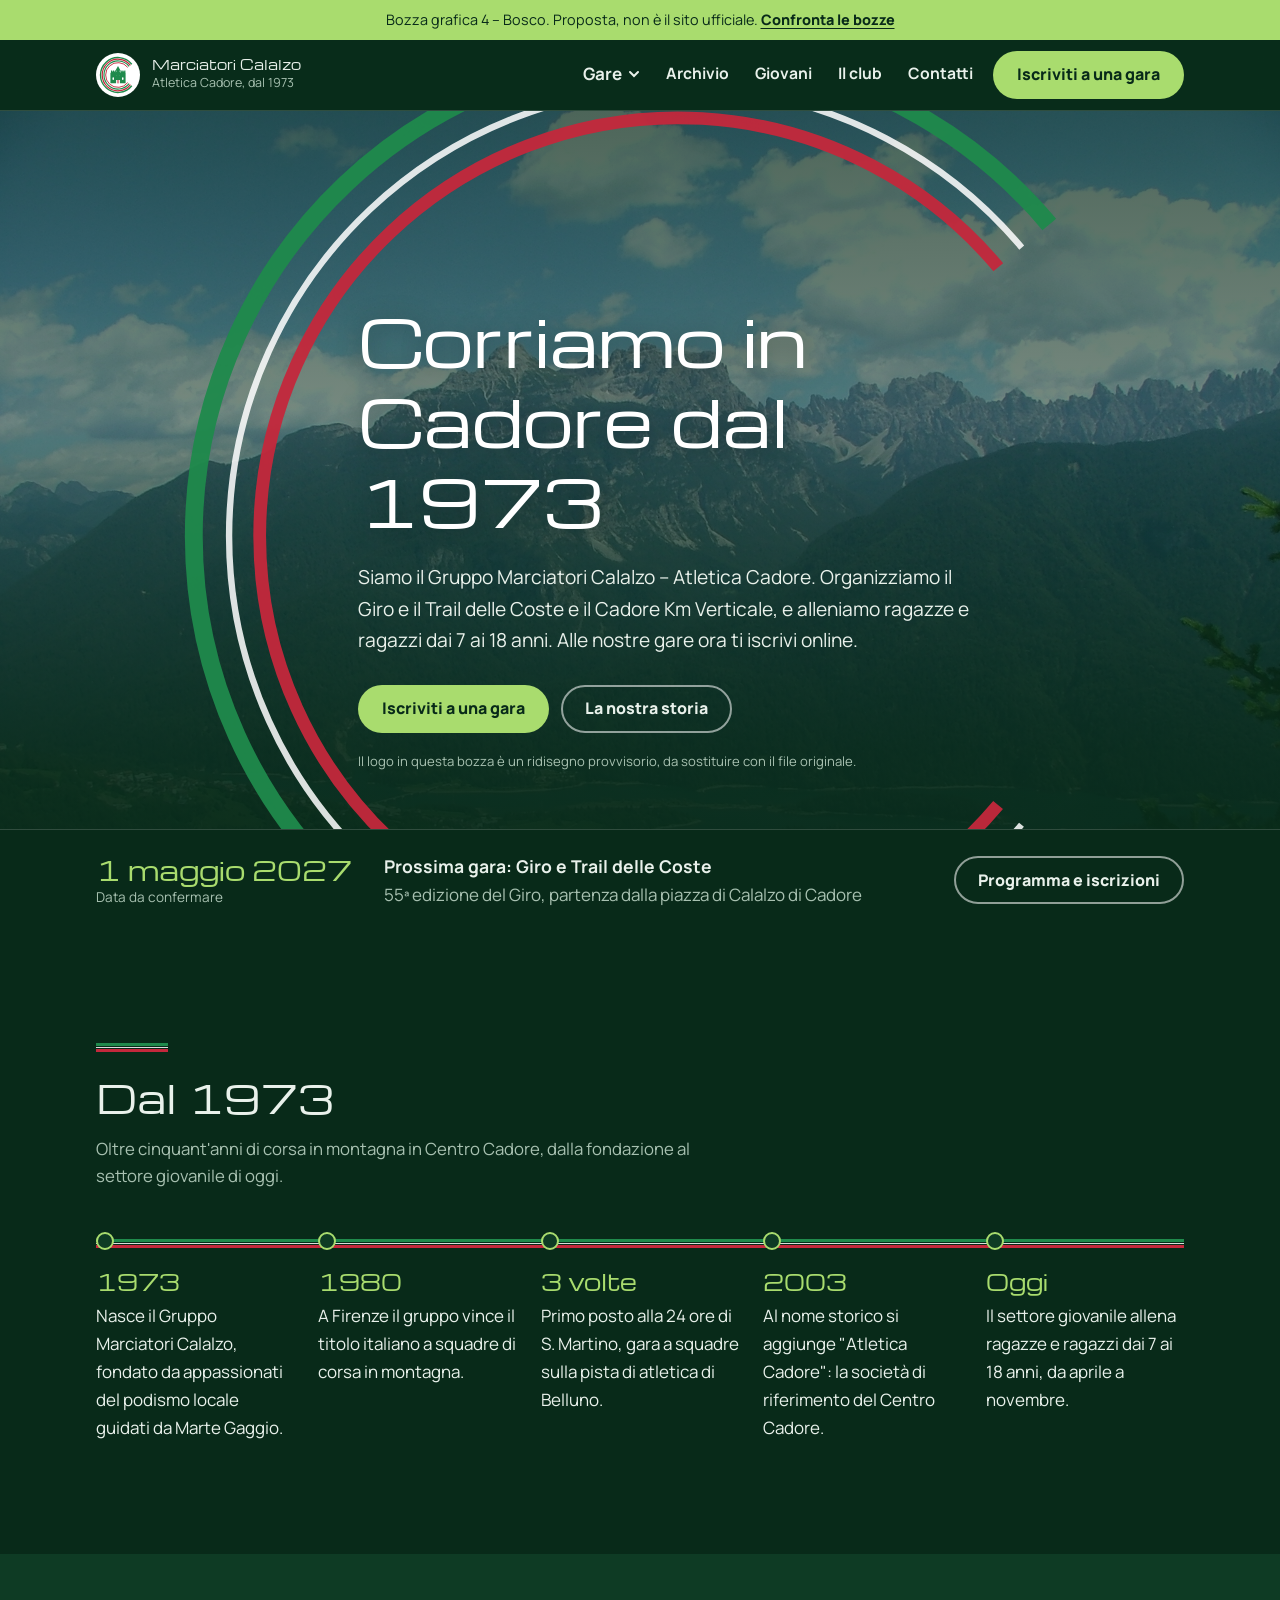
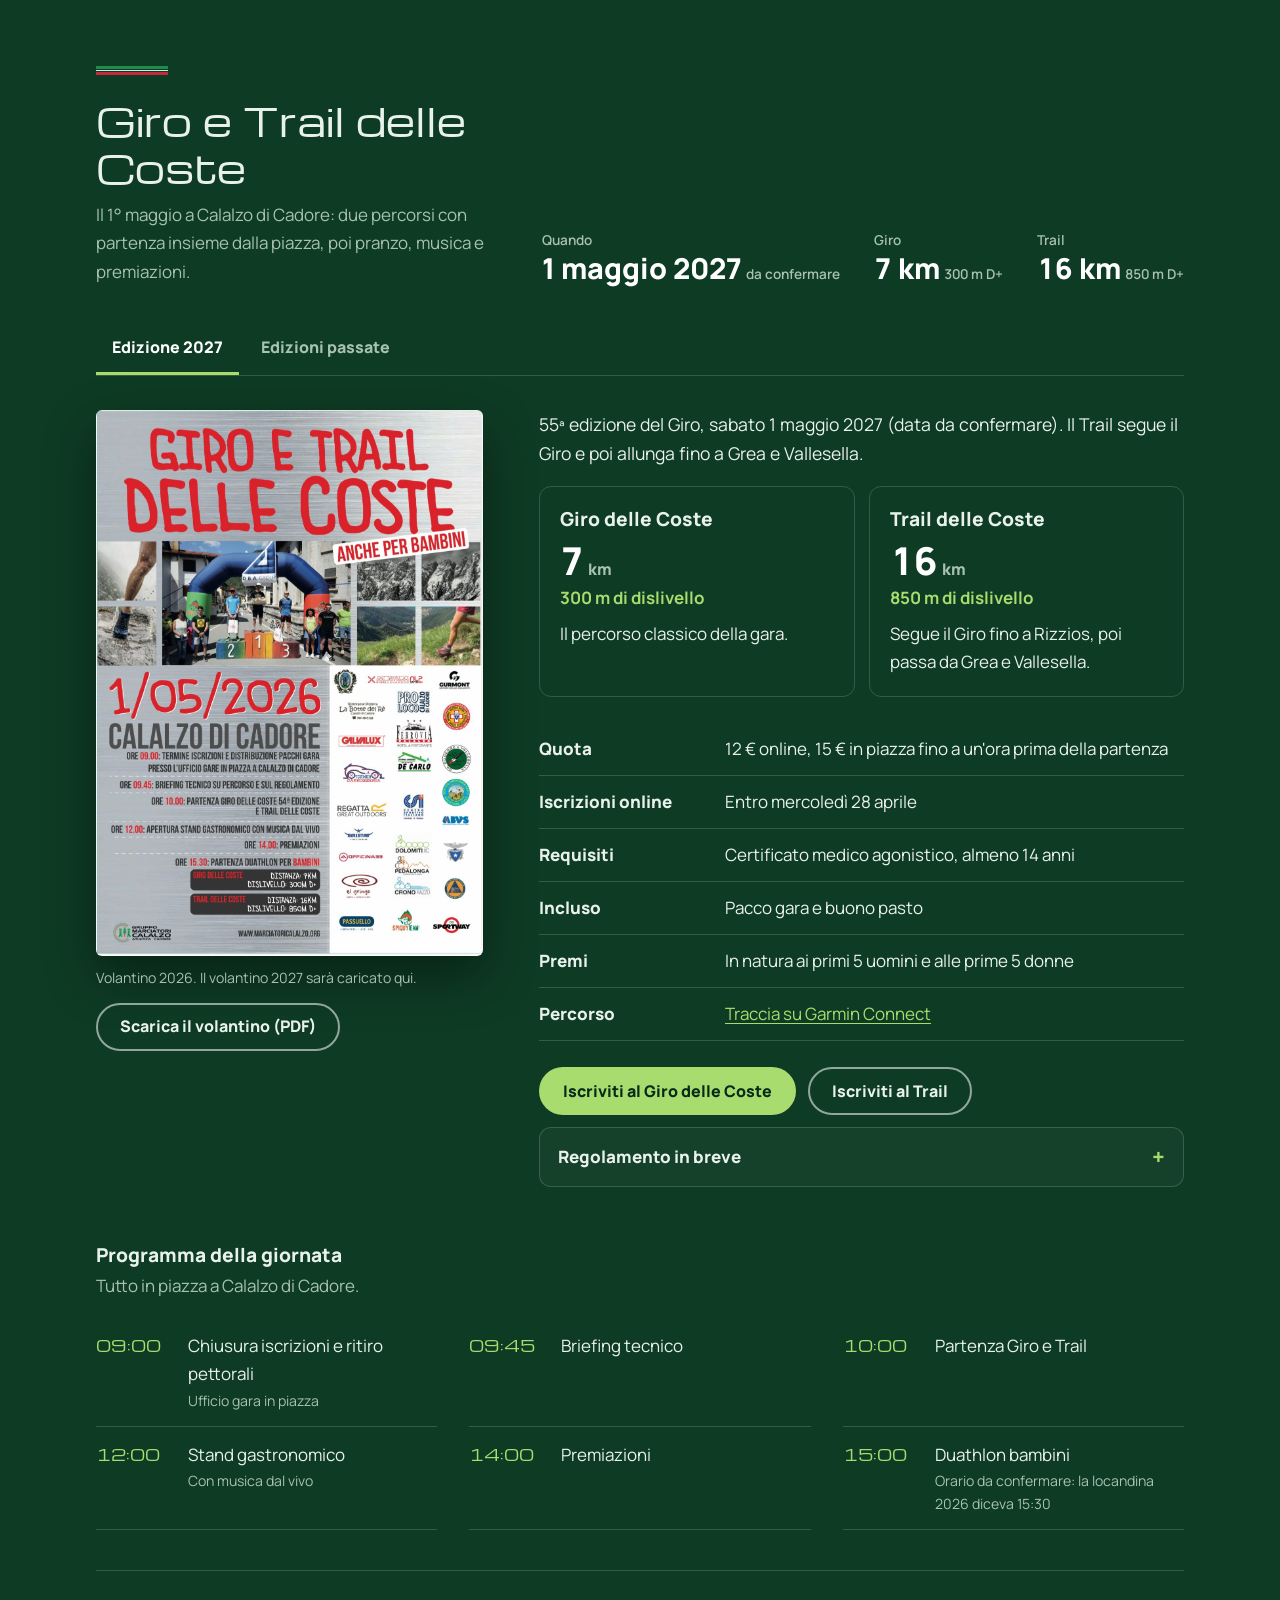
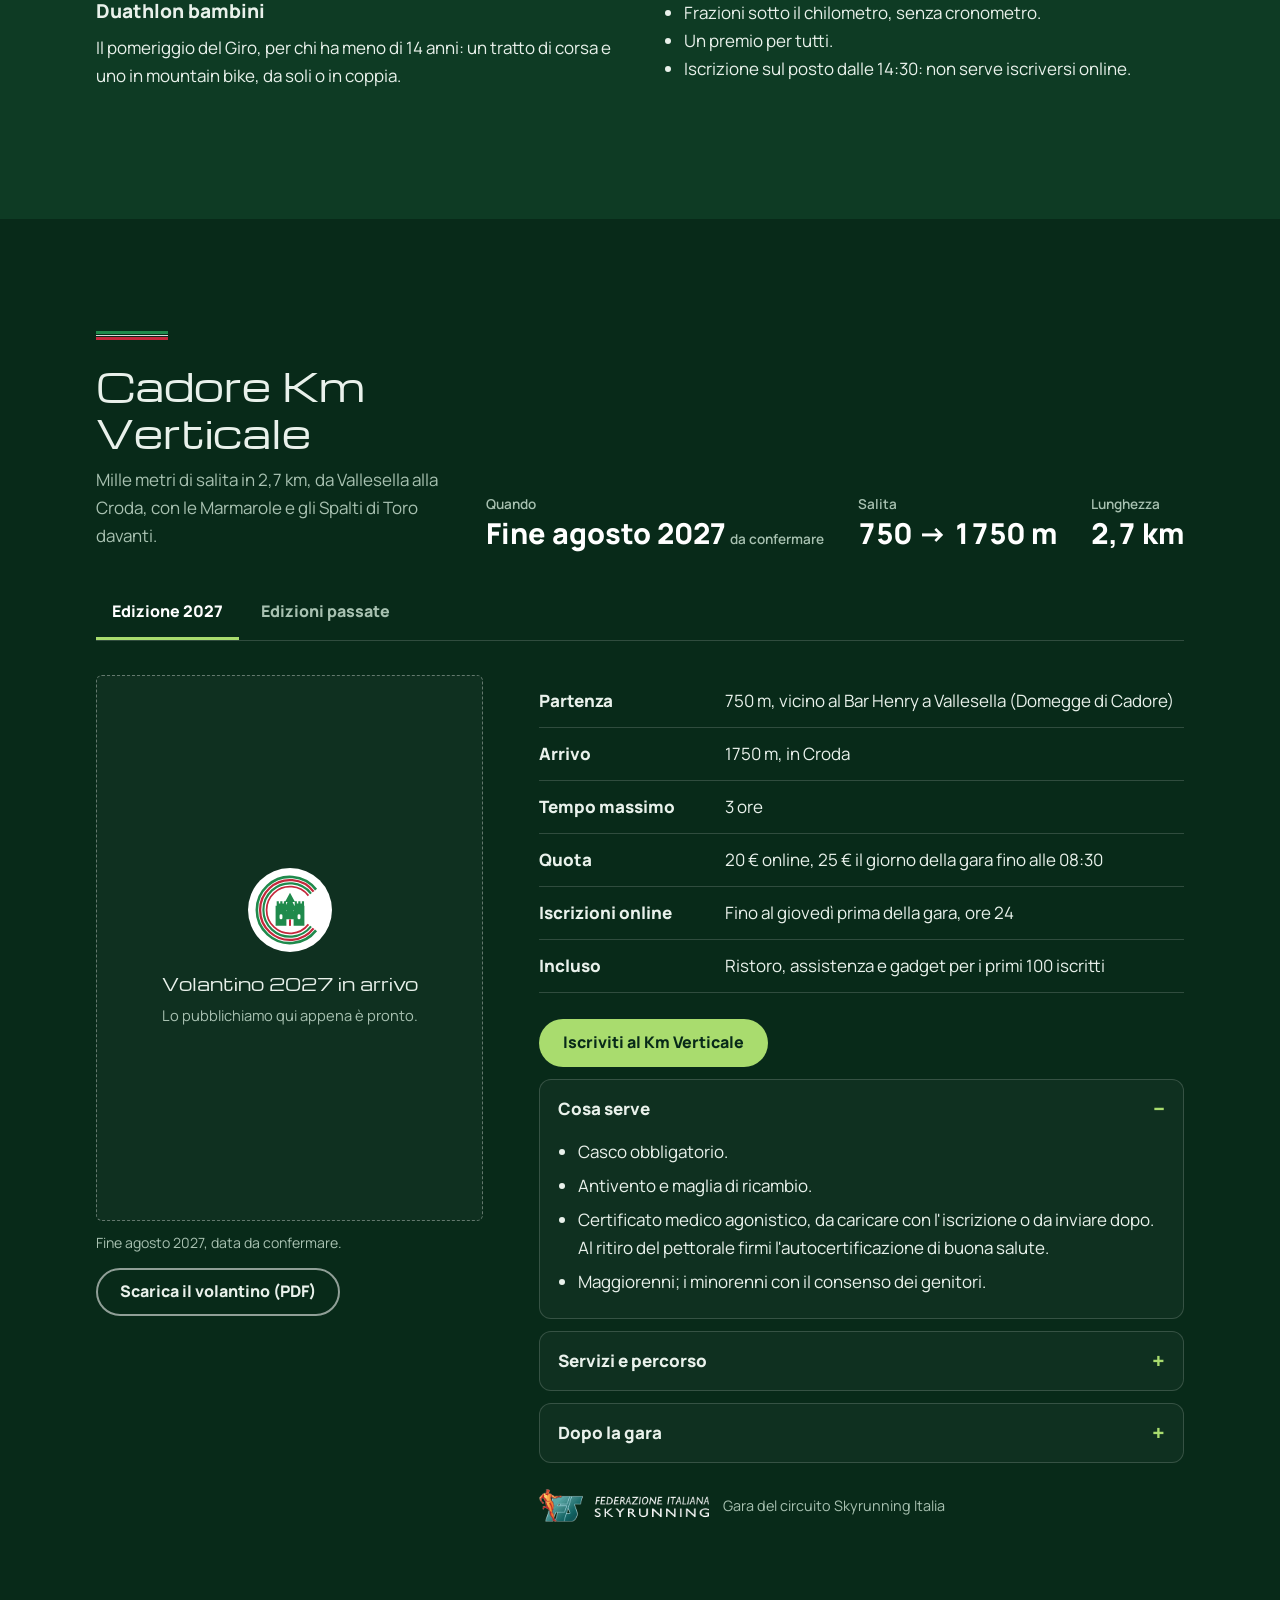
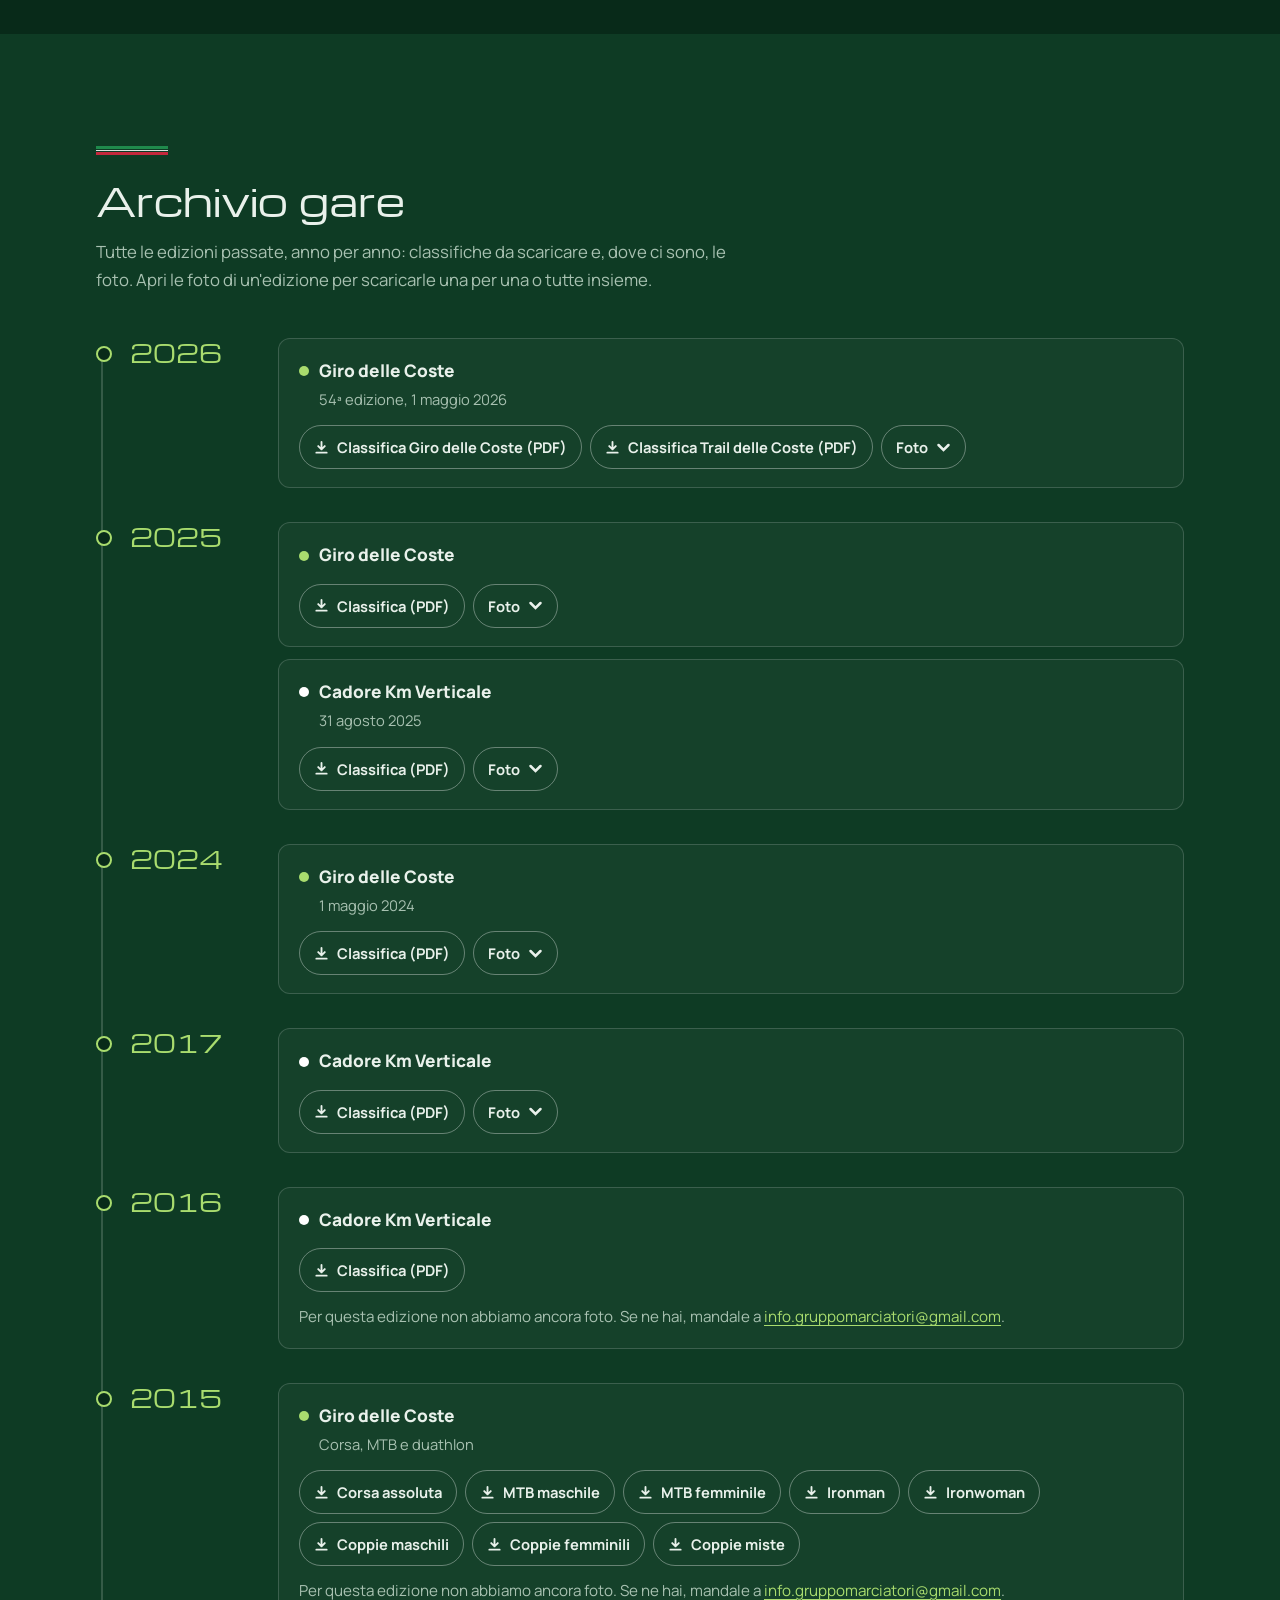
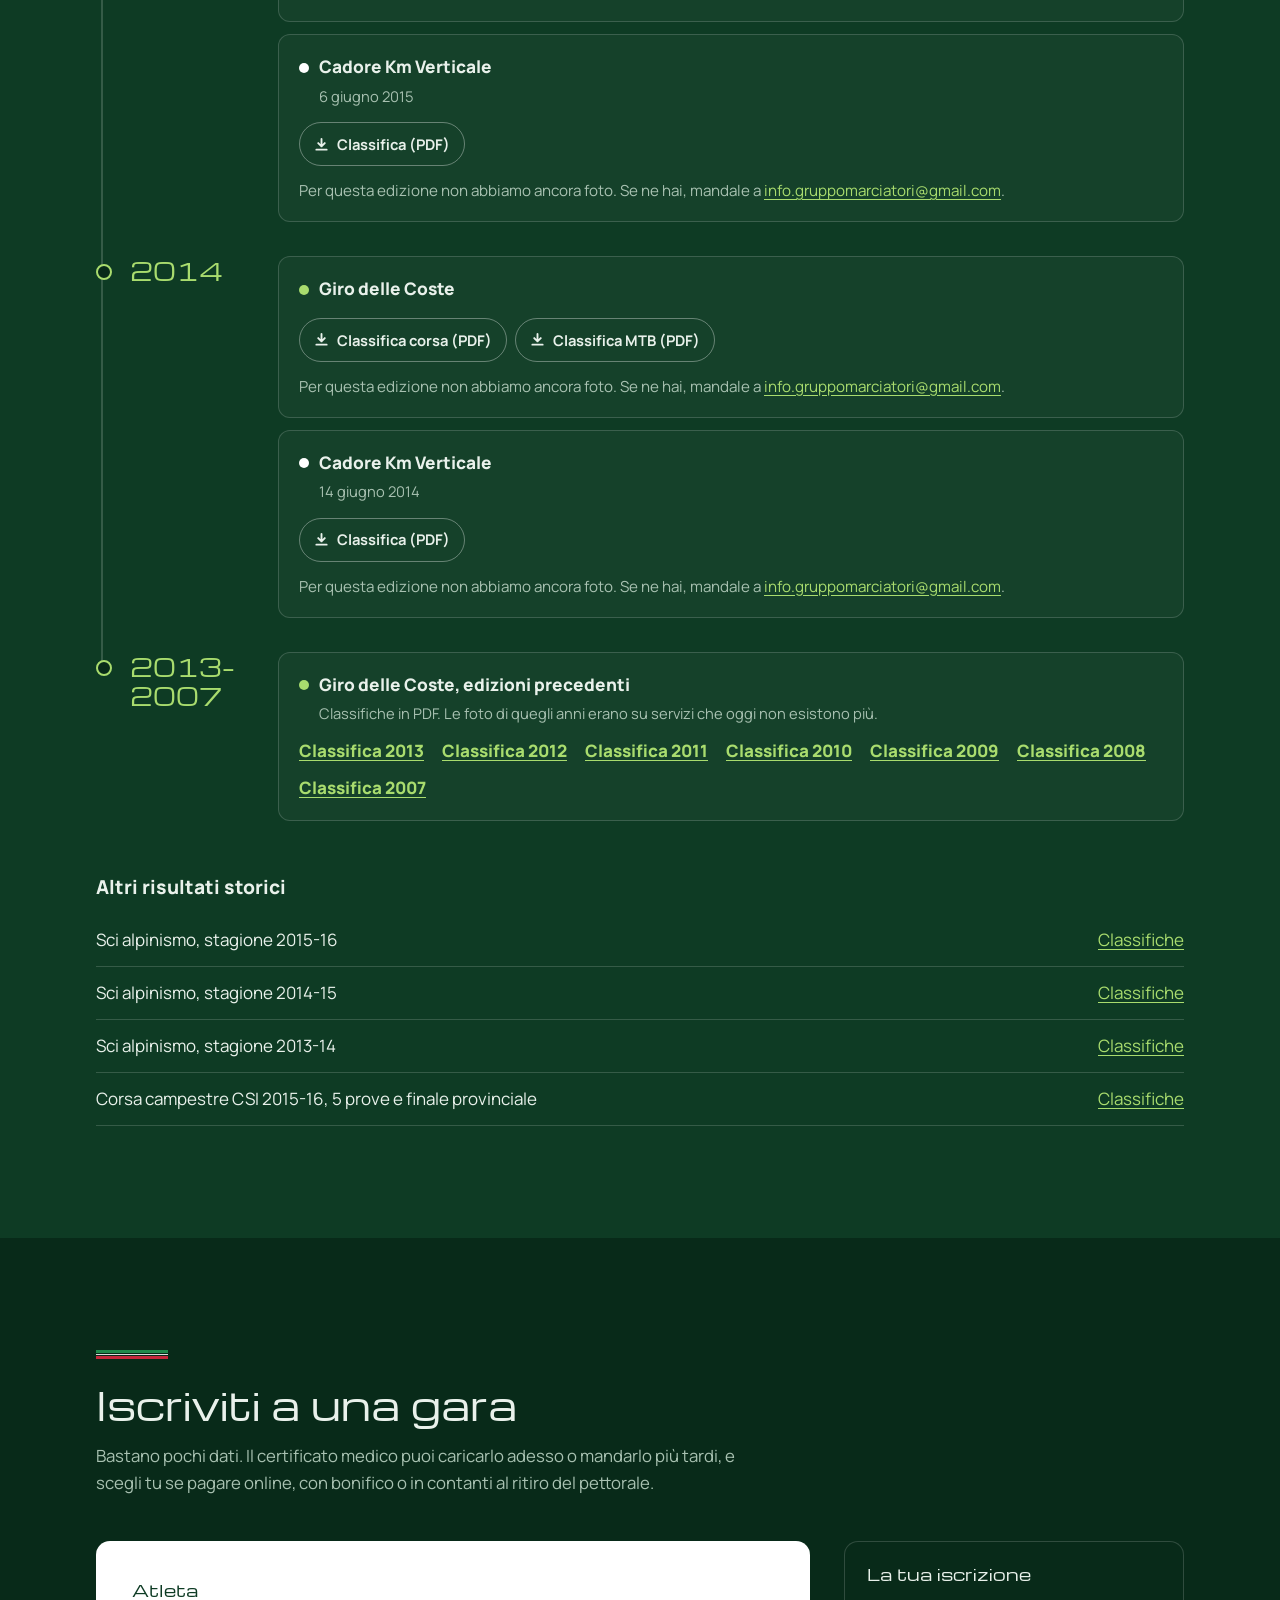
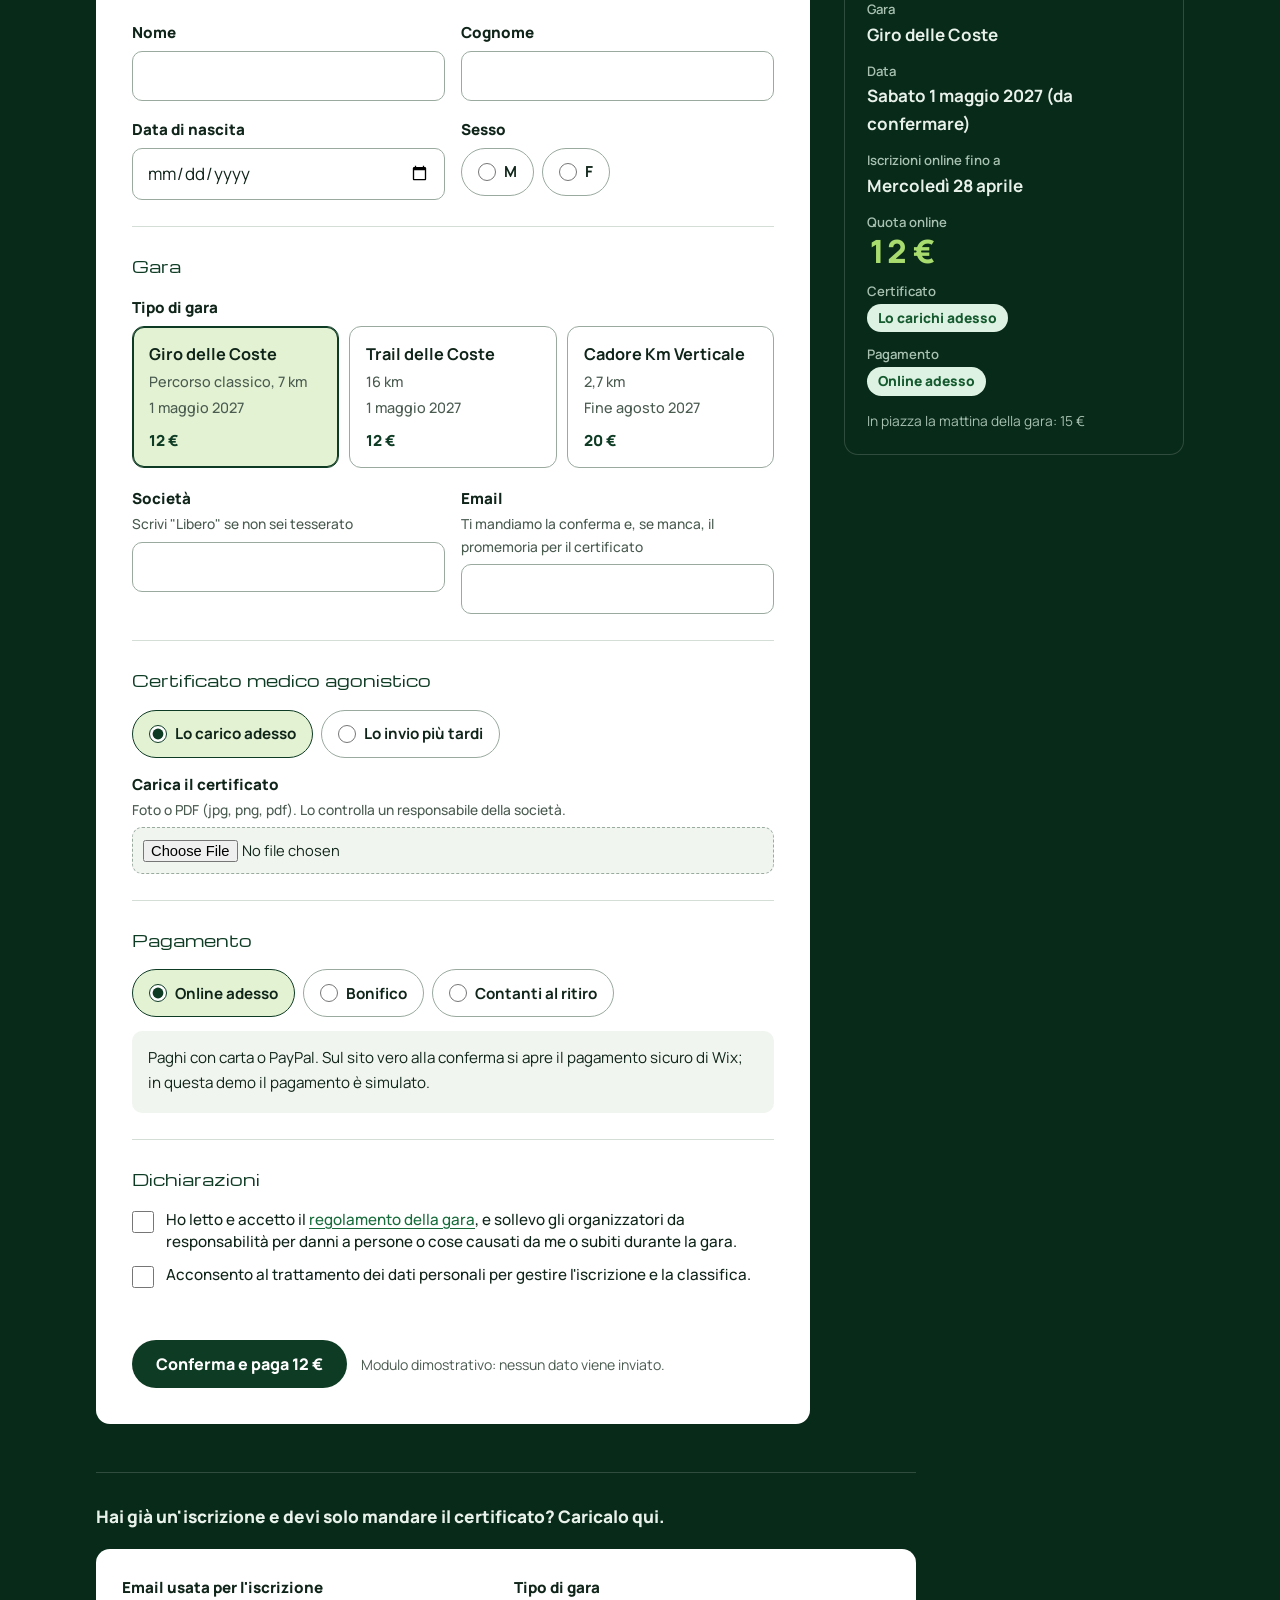
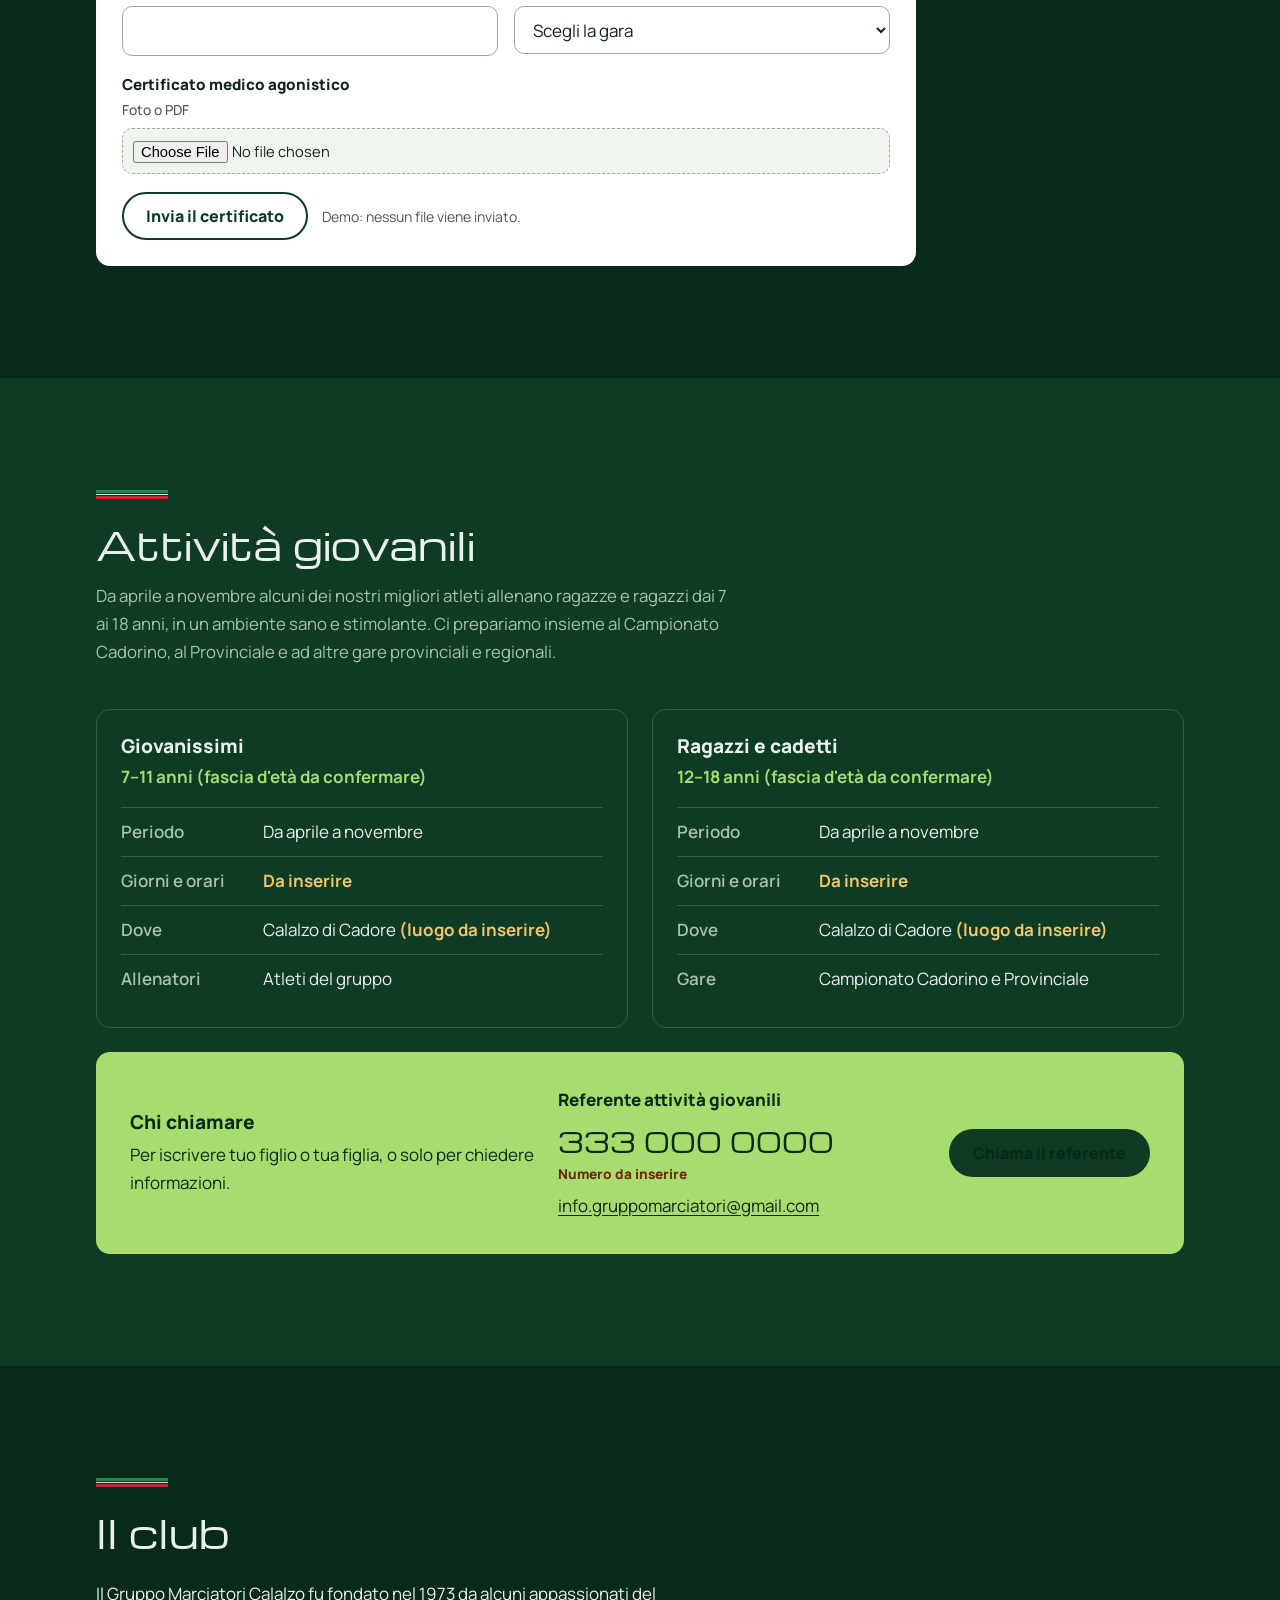
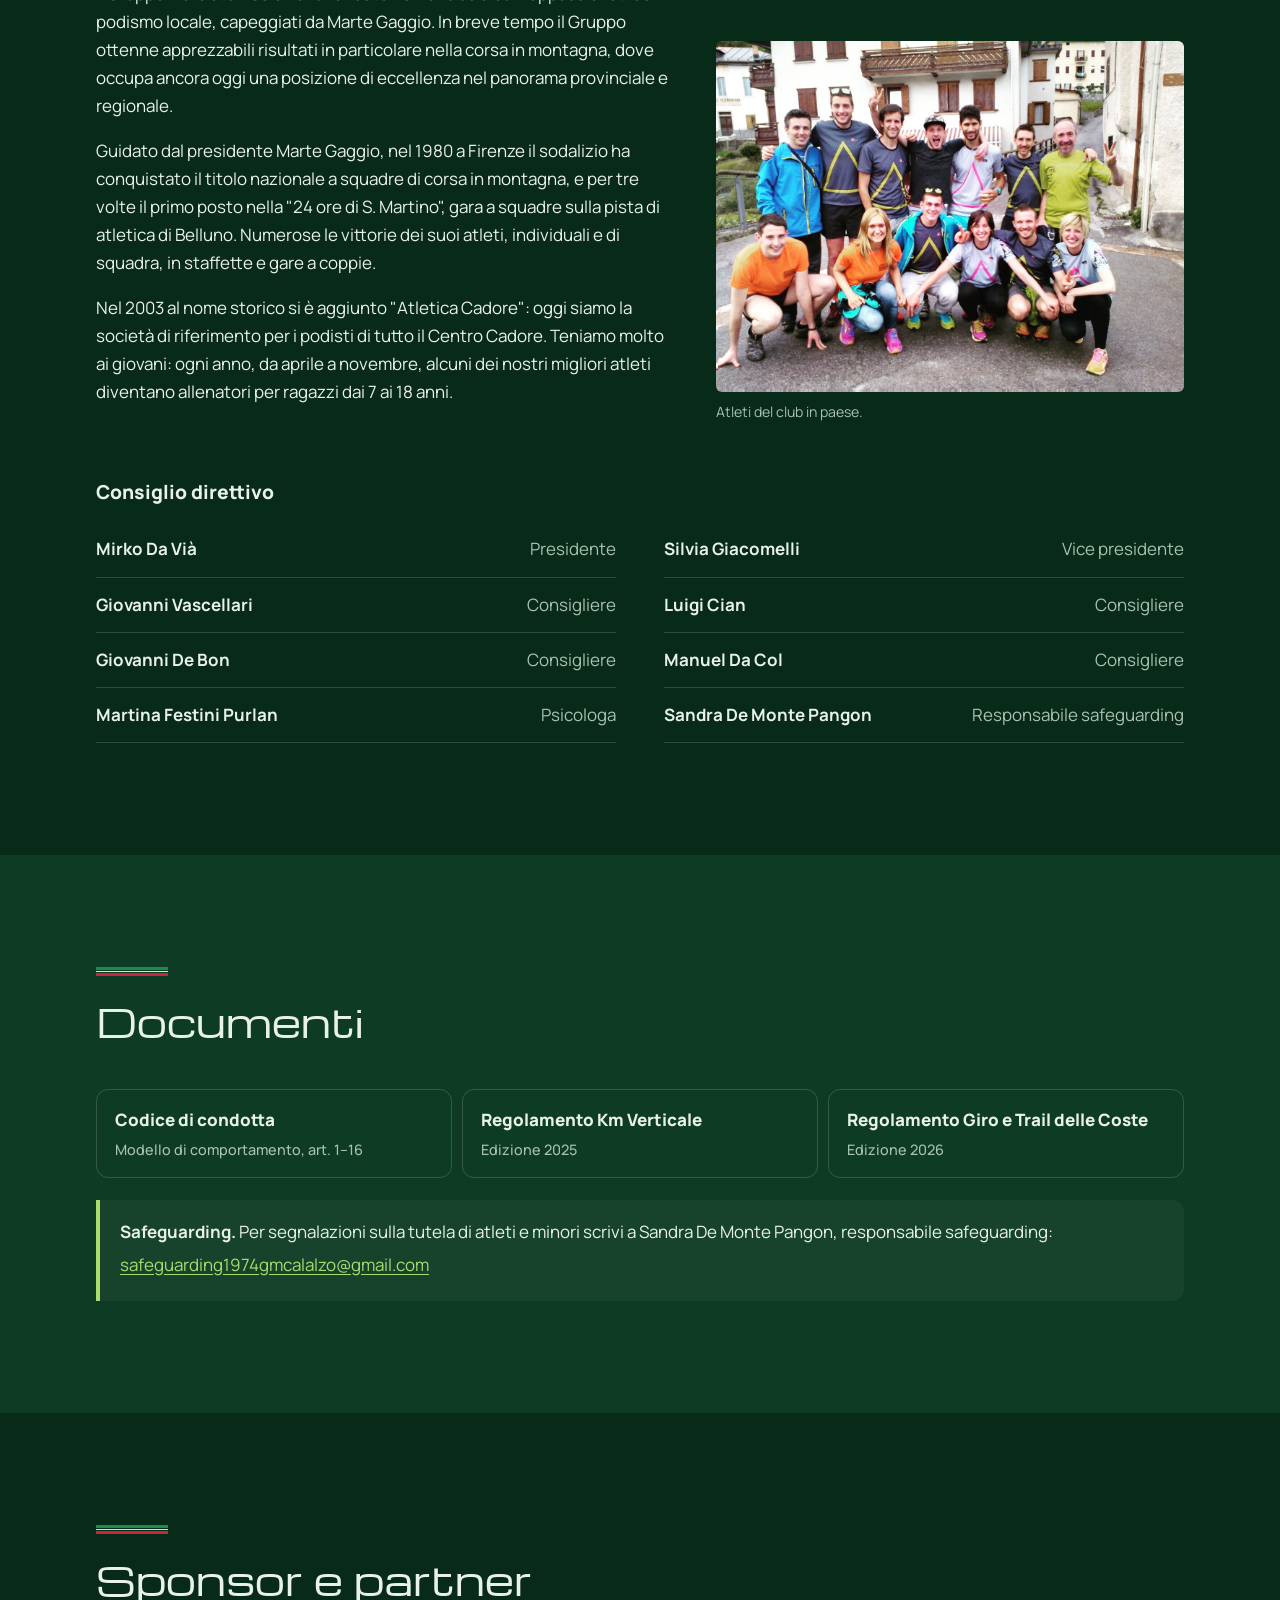
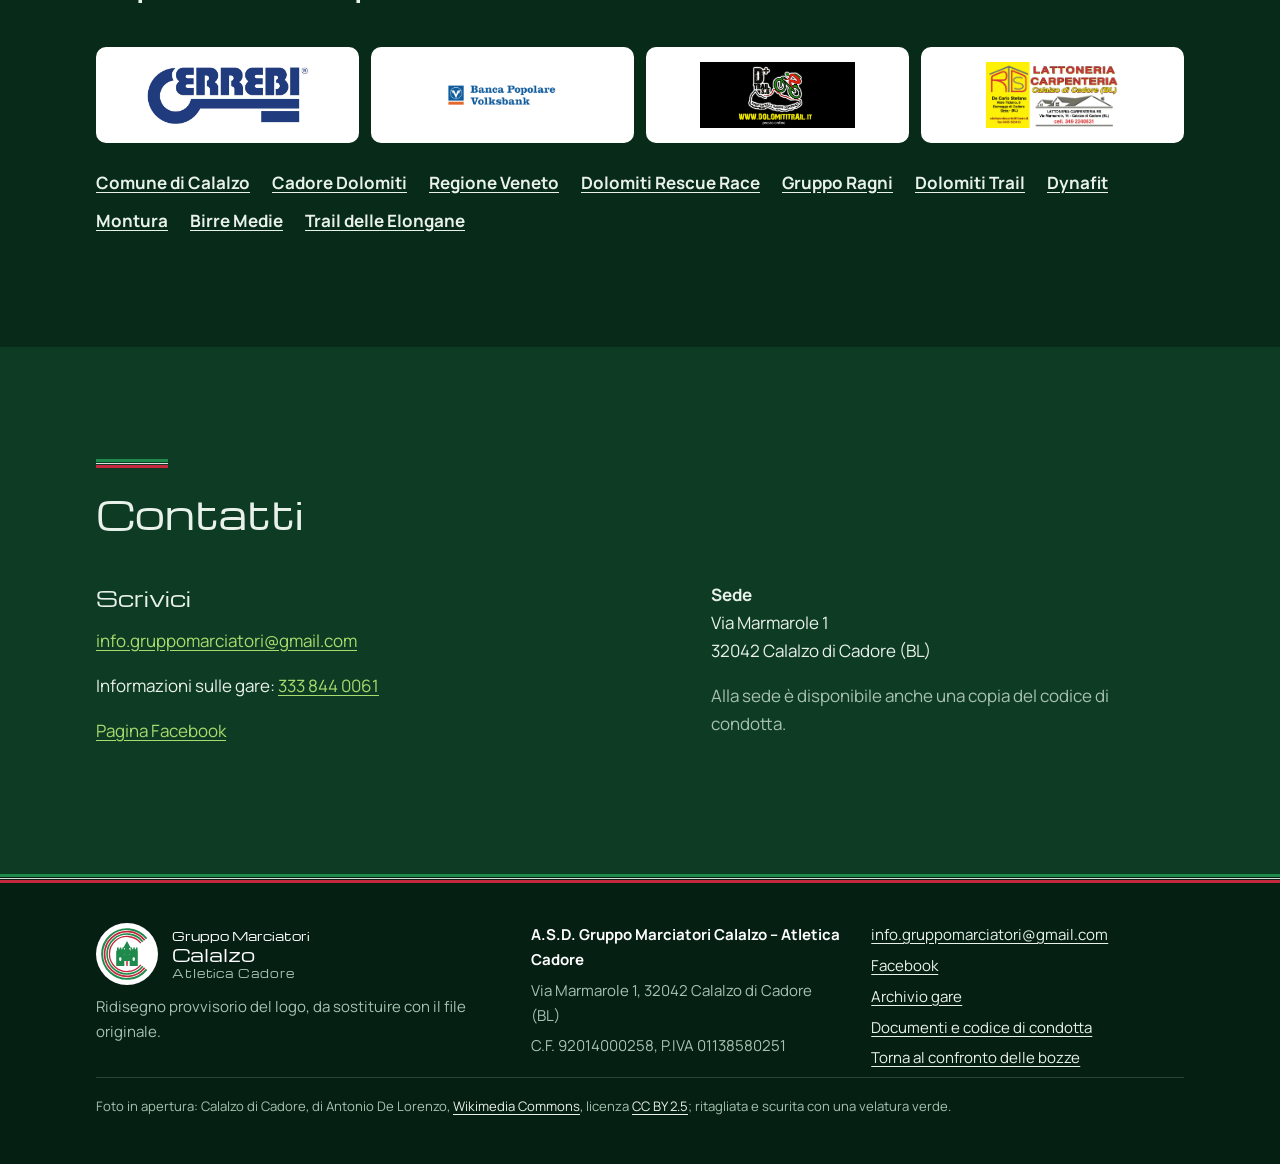
<file: bozza-4-bosco/index.html>
<!doctype html>
<html lang="it">
<head>
<meta charset="utf-8">
<meta name="viewport" content="width=device-width, initial-scale=1">
<title>Gruppo Marciatori Calalzo – Bozza 4 "Bosco"</title>
<meta name="description" content="Bozza grafica 4 Bosco per il sito del Gruppo Marciatori Calalzo – Atletica Cadore: gare, iscrizioni online, archivio, attività giovanili.">
<meta name="robots" content="noindex">
<link rel="preconnect" href="https://fonts.googleapis.com">
<link rel="preconnect" href="https://fonts.gstatic.com" crossorigin>
<link href="https://fonts.googleapis.com/css2?family=Michroma&family=Manrope:wght@400;500;600;700;800&display=swap" rel="stylesheet">
<style>
:root{
  --verde:#1F8A4C;      /* verde stemma, dal logo */
  --bosco:#0E3B24;      /* sfondo principale */
  --fondo:#082A19;      /* bosco profondo, sezioni alternate */
  --notte:#051F12;      /* footer */
  --divisa:#A9DC6E;     /* verde chiaro divise: da verificare con la divisa 2026 */
  --rosso:#C4283C;      /* rosso pista: solo linee e dettagli */
  --bianco:#FFFFFF;
  --nebbia:#F1F5F0;
  --txt:#E9F1EB;        /* testo su scuro */
  --mute:#A8C1B1;       /* testo secondario su scuro (6,5:1 su bosco) */
  --riga:rgba(255,255,255,.16);
  --ink:#10251A;        /* testo su carta chiara */
  --ink-mute:#4A5B50;
  --line:#D5DED6;
  --err:#B0202F;
  --pad:clamp(16px,5vw,56px);
  --max:1200px;
}
*{box-sizing:border-box}
html{scroll-behavior:smooth;-webkit-text-size-adjust:100%;scroll-padding-top:80px}
@media (prefers-reduced-motion:reduce){html{scroll-behavior:auto}}
body{margin:0;background:var(--bosco);color:var(--txt);font-family:"Manrope",system-ui,sans-serif;font-size:17px;line-height:1.65;overflow-x:hidden}
img{max-width:100%;display:block}
a{color:var(--divisa);text-underline-offset:3px}
a:hover{text-decoration-thickness:2px}
:focus-visible{outline:3px solid var(--divisa);outline-offset:3px;border-radius:3px}
.paper :focus-visible{outline-color:var(--verde)}
.sr-only{position:absolute;width:1px;height:1px;overflow:hidden;clip:rect(0 0 0 0);white-space:nowrap}
.hidden{display:none !important}
.wrap{max-width:var(--max);margin:0 auto;padding:0 var(--pad)}
h1,h2,.mi{font-family:"Michroma",system-ui,sans-serif;font-weight:400;letter-spacing:0;line-height:1.25;margin:0}
h2{font-size:clamp(1.45rem,4.4vw,2.35rem)}
h3{font-family:"Manrope",system-ui,sans-serif;font-size:1.2rem;font-weight:800;line-height:1.3;margin:0}
p{margin:0 0 1em}
.num{font-variant-numeric:tabular-nums}

/* Sezioni */
.sec{padding:clamp(64px,10vw,112px) 0}
.sec.deep{background:var(--fondo)}
.sec-head{max-width:64ch;margin-bottom:clamp(28px,4vw,44px)}
.sec-head p{color:var(--mute);margin:14px 0 0;font-size:1.05rem}

/* Banda a tre fili, dal logo: verde, bianco, rosso */
.band{height:9px;background:linear-gradient(var(--verde) 0 3px,transparent 3px 4px,rgba(255,255,255,.85) 4px 5px,transparent 5px 6px,var(--rosso) 6px 9px);width:72px;margin:0 0 22px}

/* Bottoni */
.btn{display:inline-flex;align-items:center;justify-content:center;gap:8px;min-height:48px;padding:0 22px;border-radius:999px;font:inherit;font-weight:800;font-size:1rem;text-decoration:none;cursor:pointer;border:2px solid transparent;line-height:1.2;text-align:center}
.btn-l{background:var(--divisa);color:var(--fondo)}
.btn-l:hover{background:#BEE88A}
.btn-o{background:transparent;color:var(--txt);border-color:rgba(255,255,255,.55)}
.btn-o:hover{border-color:var(--divisa);color:var(--divisa)}
.btn-d{background:var(--bosco);color:#fff}
.btn-d:hover{background:var(--verde)}
.paper .btn-o{color:var(--bosco);border-color:var(--bosco)}
.paper .btn-o:hover{background:var(--bosco);color:#fff}
.cta{display:flex;flex-wrap:wrap;gap:12px}

/* Banner bozza */
.draft{background:var(--divisa);color:var(--fondo);font-size:.9rem;text-align:center;padding:8px var(--pad)}
.draft a{color:var(--fondo);font-weight:800}

/* Header */
.head{position:sticky;top:0;z-index:40;background:rgba(8,42,25,.94);border-bottom:1px solid var(--riga)}
@supports (backdrop-filter:blur(8px)){.head{background:rgba(8,42,25,.82);backdrop-filter:blur(10px)}}
.head .wrap{display:flex;align-items:center;gap:20px;min-height:70px}
.brand{display:flex;align-items:center;gap:12px;color:var(--txt);text-decoration:none;margin-right:auto}
.brand .badge-mark{width:44px;height:44px;border-radius:50%;background:#fff;display:grid;place-items:center;flex:none}
.brand .badge-mark svg{width:38px;height:38px}
.brand b{display:block;font-family:"Michroma",sans-serif;font-weight:400;font-size:.82rem;line-height:1.3}
.brand span span{display:block;font-size:.78rem;color:var(--mute)}
.nav{display:none;align-items:center;gap:26px}
.nav > a,.dd-btn{color:var(--txt);text-decoration:none;font-weight:700;font-size:.98rem;padding:10px 0;border-bottom:2px solid transparent}
.nav > a:hover,.dd-btn:hover{border-bottom-color:var(--divisa)}
.dd{position:relative}
.dd-btn{display:inline-flex;align-items:center;gap:6px;background:none;border-top:0;border-left:0;border-right:0;font:inherit;font-weight:700;cursor:pointer}
.dd-btn svg{width:12px;height:12px;transition:transform .2s}
.dd-btn[aria-expanded=true] svg{transform:rotate(180deg)}
.dd-menu{position:absolute;top:calc(100% + 10px);left:-16px;min-width:280px;background:var(--fondo);border:1px solid var(--riga);border-radius:14px;padding:8px;display:none;box-shadow:0 18px 40px rgba(0,0,0,.35)}
.dd-menu.open{display:block}
.dd-menu a{display:block;padding:12px 14px;border-radius:10px;color:var(--txt);text-decoration:none;font-weight:700}
.dd-menu a small{display:block;font-weight:500;color:var(--mute);font-size:.85rem}
.dd-menu a:hover{background:rgba(255,255,255,.06)}
.head .btn-l{display:none}
.menu-btn{display:inline-flex;align-items:center;gap:8px;min-height:44px;padding:0 16px;border-radius:999px;border:2px solid rgba(255,255,255,.5);background:none;color:var(--txt);font:inherit;font-weight:800;cursor:pointer}
.menu-btn svg{width:18px;height:18px}
@media (min-width:1000px){.nav{display:flex}.head .btn-l{display:inline-flex}.menu-btn{display:none}}

/* Menu mobile a tutto schermo */
.overlay{position:fixed;inset:0;z-index:60;background:var(--fondo);display:flex;flex-direction:column;padding:16px var(--pad) 28px;overflow-y:auto;visibility:hidden;opacity:0;transition:opacity .2s,visibility .2s}
.overlay.open{visibility:visible;opacity:1}
@media (prefers-reduced-motion:reduce){.overlay{transition:none}}
.ov-top{display:flex;justify-content:space-between;align-items:center;min-height:56px;margin-bottom:12px}
.ov-top p{margin:0;font-family:"Michroma",sans-serif;font-size:.85rem;color:var(--mute)}
.close{width:48px;height:48px;border-radius:50%;border:2px solid rgba(255,255,255,.5);background:none;color:var(--txt);font-size:1.6rem;line-height:1;cursor:pointer}
.overlay nav{display:flex;flex-direction:column}
.overlay nav a{font-family:"Michroma",sans-serif;font-size:clamp(1.15rem,5.5vw,1.6rem);color:var(--txt);text-decoration:none;padding:14px 0;border-bottom:1px solid var(--riga)}
.overlay nav a small{display:block;font-family:"Manrope",sans-serif;font-size:.9rem;color:var(--mute);margin-top:2px}
.overlay .grp{font-size:.9rem;color:var(--mute);margin:10px 0 0;font-weight:700}
.overlay .btn-l{margin-top:28px;align-self:stretch}

/* Hero */
.hero{position:relative;isolation:isolate;overflow:hidden;min-height:min(820px,calc(100svh - 70px));display:flex;flex-direction:column;justify-content:flex-end}
.hero-bg{position:absolute;inset:0;z-index:-2}
.hero-bg img{width:100%;height:100%;object-fit:cover;object-position:center 35%}
.hero::before{content:"";position:absolute;inset:0;z-index:-1;background:linear-gradient(180deg,rgba(8,42,25,.72) 0%,rgba(8,42,25,.55) 38%,rgba(8,42,25,.9) 78%,var(--fondo) 100%)}
.hero-main{position:relative;padding-top:clamp(104px,10vw,120px);padding-bottom:56px}
.hero .inner{position:relative;max-width:640px}
.hero .inner > *:not(.ring){position:relative}
.ring{position:absolute;z-index:0;pointer-events:none;width:780px;max-width:none;left:50%;top:50%;transform:translate(-50%,-50%);opacity:.95}
.ring path{fill:none}
.ring .r-g{stroke:var(--verde);stroke-width:7}
.ring .r-w{stroke:rgba(255,255,255,.9);stroke-width:2.5}
.ring .r-r{stroke:var(--rosso);stroke-width:5}
@media (prefers-reduced-motion:no-preference){
  .ring path{stroke-dasharray:1;stroke-dashoffset:1;animation:draw 1.6s cubic-bezier(.4,0,.2,1) .2s forwards}
  .ring .r-w{animation-delay:.35s}.ring .r-r{animation-delay:.5s}
}
@keyframes draw{to{stroke-dashoffset:0}}
@media (prefers-reduced-motion:reduce){.ring path{stroke-dasharray:none}}
.hero h1{font-size:clamp(1.85rem,6.4vw,4rem);max-width:15ch;color:#fff;text-shadow:0 2px 24px rgba(0,0,0,.35)}
.hero .lead{max-width:52ch;font-size:clamp(1.05rem,2.2vw,1.2rem);color:var(--txt);margin:22px 0 28px}
.logo-note{font-size:.82rem;color:var(--mute);margin:18px 0 0}
.next{position:relative;border-top:1px solid var(--riga);background:var(--fondo)}
.next .wrap{display:grid;gap:14px;padding-top:22px;padding-bottom:22px}
.next .when{font-family:"Michroma",sans-serif;font-size:clamp(1.2rem,3.6vw,1.6rem);color:var(--divisa);line-height:1.2}
.next .when small{display:block;font-family:"Manrope",sans-serif;font-size:.85rem;color:var(--mute);margin-top:4px}
.next p{margin:0}
.next .what b{display:block;font-size:1.1rem}
.next .what span{color:var(--mute)}
@media (min-width:860px){
  .ring{width:1020px;transform:translate(-50%,-50%)}
  .hero-main .inner{margin-left:clamp(0px,6vw,90px)}
  .next .wrap{grid-template-columns:auto 1fr auto;align-items:center;gap:32px}
}

/* Storia: linea del tempo */
.storia{display:grid;gap:40px}
.storia .text p{color:var(--txt);max-width:62ch}
.tl{list-style:none;margin:0;padding:0;position:relative;display:grid;gap:0}
.tl li{position:relative;padding:0 0 30px 34px}
.tl li::before{content:"";position:absolute;left:5px;top:10px;bottom:-10px;width:2px;background:var(--riga)}
.tl li:last-child::before{display:none}
.tl li::after{content:"";position:absolute;left:0;top:6px;width:12px;height:12px;border-radius:50%;background:var(--bosco);border:2px solid var(--divisa)}
.tl .yr{display:block;font-family:"Michroma",sans-serif;font-size:1.35rem;color:var(--divisa);line-height:1.3;margin-bottom:6px}
.tl p{margin:0;color:var(--txt);max-width:34ch}
@media (min-width:900px){
  .tl{grid-template-columns:repeat(5,1fr);gap:24px;padding-top:34px}
  .tl::before{content:"";position:absolute;left:0;right:0;top:5px;height:9px;background:linear-gradient(var(--verde) 0 3px,transparent 3px 4px,rgba(255,255,255,.85) 4px 5px,transparent 5px 6px,var(--rosso) 6px 9px)}
  .tl li{padding:0}
  .tl li::before{display:none}
  .tl li::after{top:-36px;left:0;width:14px;height:14px}
}
.photo-row{display:grid;gap:22px;align-items:end}
.photo-row figure{margin:0}
.photo-row img{border-radius:6px;width:100%;aspect-ratio:4/3;object-fit:cover}
.photo-row figcaption{font-size:.88rem;color:var(--mute);margin-top:8px}
@media (min-width:900px){.photo-row{grid-template-columns:1.1fr .9fr;gap:48px}}

/* Gare */
.race-head{display:grid;gap:22px;margin-bottom:34px}
.race-head .kicker{color:var(--mute);margin:10px 0 0;max-width:60ch}
.stats{display:flex;flex-wrap:wrap;gap:12px 34px;margin:0}
.stats div{min-width:0}
.stats dt{font-size:.85rem;color:var(--mute);font-weight:600}
.stats dd{margin:0;font-weight:800;font-size:clamp(1.35rem,3.6vw,1.8rem);line-height:1.2;color:#fff}
.stats dd small{font-size:.85rem;font-weight:600;color:var(--mute);margin-left:4px}
@media (min-width:900px){.race-head{grid-template-columns:1fr auto;align-items:end}}

.tabs{display:flex;gap:6px;border-bottom:1px solid var(--riga);margin-bottom:34px;overflow-x:auto}
.tab{appearance:none;background:none;border:0;border-bottom:3px solid transparent;color:var(--mute);font:inherit;font-weight:800;font-size:1rem;padding:14px 16px 12px;cursor:pointer;white-space:nowrap;min-height:48px}
.tab[aria-selected=true]{color:#fff;border-bottom-color:var(--divisa)}
.tab:hover{color:#fff}
[role=tabpanel]:focus-visible{outline-offset:8px}

.ed{display:grid;gap:34px}
@media (min-width:900px){.ed{grid-template-columns:minmax(260px,.75fr) 1.25fr;gap:56px;align-items:start}}
.flyer{margin:0}
.flyer img{width:100%;border-radius:6px;box-shadow:0 20px 50px rgba(0,0,0,.4)}
.flyer figcaption{font-size:.88rem;color:var(--mute);margin:10px 0 14px}
.flyer-ph{aspect-ratio:1179/1663;border:1px dashed rgba(255,255,255,.35);border-radius:6px;display:flex;flex-direction:column;align-items:center;justify-content:center;text-align:center;padding:24px;gap:6px;background:rgba(255,255,255,.03)}
.flyer-ph .badge-mark{width:84px;height:84px;border-radius:50%;background:#fff;display:grid;place-items:center;margin-bottom:12px}
.flyer-ph .badge-mark svg{width:72px;height:72px}
.flyer-ph p{margin:0;font-family:"Michroma",sans-serif;font-size:1.05rem}
.flyer-ph span{color:var(--mute);font-size:.92rem}
@media (max-width:899px){.flyer img,.flyer-ph{max-width:340px}.flyer-ph{aspect-ratio:auto;min-height:220px}}

.dist{display:grid;gap:14px;margin:0 0 26px}
@media (min-width:560px){.dist{grid-template-columns:1fr 1fr}}
.dist article{border:1px solid var(--riga);border-radius:12px;padding:20px}
.dist .km{font-size:2.4rem;font-weight:800;line-height:1;margin:10px 0 4px;color:#fff}
.dist .km small{font-size:1rem;margin-left:4px;color:var(--mute)}
.dist .dplus{color:var(--divisa);font-weight:700;margin-bottom:8px}
.dist p{margin:0}
.facts{margin:0 0 26px;display:grid;gap:0}
.facts div{display:grid;gap:2px;padding:12px 0;border-bottom:1px solid var(--riga)}
.facts dt{font-weight:800}
.facts dd{margin:0;color:var(--txt)}
@media (min-width:640px){.facts div{grid-template-columns:170px 1fr;gap:16px}}

.prog{margin-top:56px}
.prog h3{margin-bottom:4px}
.prog > p{color:var(--mute)}
.sched{list-style:none;margin:18px 0 0;padding:0;display:grid}
.sched li{display:grid;grid-template-columns:76px 1fr;gap:16px;padding:14px 0;border-bottom:1px solid var(--riga)}
.sched time{font-family:"Michroma",sans-serif;color:var(--divisa);font-size:1rem}
.sched small{display:block;color:var(--mute);font-size:.88rem}
@media (min-width:900px){.sched{grid-template-columns:repeat(3,1fr);column-gap:32px}}

details{border:1px solid var(--riga);border-radius:12px;margin-top:12px;background:rgba(255,255,255,.03)}
summary{cursor:pointer;padding:15px 18px;font-weight:800;list-style:none;display:flex;justify-content:space-between;gap:12px;align-items:center;min-height:48px}
summary::-webkit-details-marker{display:none}
summary::after{content:"+";font-size:1.4rem;line-height:1;color:var(--divisa)}
details[open] summary::after{content:"−"}
details ul{margin:0;padding:0 18px 16px 38px}
details li{margin-bottom:6px}
.duo{margin-top:40px;border-top:1px solid var(--riga);padding-top:28px;display:grid;gap:12px}
.duo ul{margin:0;padding-left:20px}
@media (min-width:900px){.duo{grid-template-columns:1fr 1fr;gap:48px}}
.sky{margin-top:26px;display:flex;align-items:center;gap:14px;color:var(--mute);font-size:.9rem}
.sky img{width:170px}

/* Archivio: linea del tempo per anno */
.arch-tl{list-style:none;margin:0;padding:0}
.arch-tl > li{display:grid;grid-template-columns:minmax(0,1fr);gap:10px;padding:0 0 34px 30px;position:relative}
.arch-tl > li::before{content:"";position:absolute;left:5px;top:12px;bottom:-12px;width:2px;background:var(--riga)}
.arch-tl > li:last-child::before{display:none}
.arch-tl > li::after{content:"";position:absolute;left:0;top:8px;width:12px;height:12px;border-radius:50%;background:var(--fondo);border:2px solid var(--divisa)}
.arch-tl .yr{font-family:"Michroma",sans-serif;font-size:1.5rem;color:var(--divisa);line-height:1.2}
@media (min-width:760px){.arch-tl > li{grid-template-columns:120px minmax(0,1fr);gap:28px;padding-left:34px}}
.entry{border:1px solid var(--riga);border-radius:12px;padding:18px 20px;background:rgba(255,255,255,.03)}
.entry + .entry{margin-top:12px}
.entry h4{margin:0;font-size:1.08rem;font-weight:800;display:flex;align-items:center;gap:10px}
.entry h4 i{display:inline-block;width:10px;height:10px;border-radius:50%;flex:none}
.entry h4 i.giro{background:var(--divisa)}
.entry h4 i.kv{background:#fff}
.entry .sub{color:var(--mute);font-size:.92rem;margin:2px 0 0 20px}
.dls{list-style:none;margin:14px 0 0;padding:0;display:flex;flex-wrap:wrap;gap:8px}
.dls a,.ftog{display:inline-flex;align-items:center;gap:8px;min-height:44px;padding:0 14px;border-radius:999px;border:1px solid rgba(255,255,255,.35);color:var(--txt);text-decoration:none;font-weight:700;font-size:.92rem;background:none;font-family:inherit;cursor:pointer}
.dls a:hover,.ftog:hover{border-color:var(--divisa);color:var(--divisa)}
.dls svg,.ftog svg{width:15px;height:15px;flex:none}
.ftog[aria-expanded=true]{background:var(--divisa);border-color:var(--divisa);color:var(--fondo)}
.ftog[aria-expanded=true] svg{transform:rotate(180deg)}
.gal{margin-top:14px}
.gal .zip{margin-bottom:12px}
.pgal{display:grid;grid-template-columns:repeat(2,1fr);gap:10px}
@media (min-width:640px){.pgal{grid-template-columns:repeat(3,1fr)}}
@media (min-width:1000px){.pgal{grid-template-columns:repeat(6,1fr)}}
.pgal figure{margin:0;position:relative;aspect-ratio:1;border-radius:8px;overflow:hidden;background:rgba(255,255,255,.05)}
.pgal img{width:100%;height:100%;object-fit:cover}
.pgal .ph{width:100%;height:100%;display:grid;place-items:center;text-align:center;font-size:.8rem;color:var(--mute);border:1px dashed rgba(255,255,255,.25);border-radius:8px;padding:8px}
.pgal .dl{position:absolute;right:6px;bottom:6px;display:inline-flex;align-items:center;gap:5px;min-height:34px;padding:0 10px;border-radius:999px;background:#fff;color:var(--bosco);font-weight:800;font-size:.8rem;text-decoration:none}
.pgal .dl svg{width:13px;height:13px}
.empty{color:var(--mute);margin:12px 0 0;font-size:.95rem}
.older{display:flex;flex-wrap:wrap;gap:8px 18px;margin:12px 0 0;padding:0;list-style:none}
.older a{font-weight:800}
.past-intro{color:var(--mute);max-width:62ch;margin-bottom:26px}
.to-arch{margin-top:8px;font-weight:700}

/* Iscrizione */
.reg{display:grid;gap:22px;align-items:start}
@media (min-width:1000px){.reg{grid-template-columns:1fr 340px;gap:34px}}
.paper{background:#fff;color:var(--ink);border-radius:14px;padding:clamp(20px,4vw,36px)}
.paper a{color:#176B3A}
fieldset{border:0;margin:0 0 26px;padding:0 0 26px;border-bottom:1px solid var(--line);min-width:0}
fieldset:last-of-type{border-bottom:0}
legend{font-family:"Michroma",sans-serif;font-size:1rem;padding:0;margin-bottom:16px;color:var(--bosco)}
.grid2{display:grid;gap:16px}
@media (min-width:640px){.grid2{grid-template-columns:1fr 1fr}}
.field{display:flex;flex-direction:column;gap:6px;min-width:0}
.field label,.lbl{font-weight:800;font-size:.95rem}
.hint{display:block;font-weight:500;color:var(--ink-mute);font-size:.86rem;margin-top:2px}
input[type=text],input[type=email],input[type=date],select{font:inherit;min-height:48px;padding:10px 14px;border-radius:10px;border:1.5px solid #9AAA9F;background:#fff;color:var(--ink);width:100%}
input[type=file]{font:inherit;font-size:.92rem;padding:10px;border:1.5px dashed #9AAA9F;border-radius:10px;background:var(--nebbia);width:100%;max-width:100%}
input:focus,select:focus{border-color:var(--verde)}
.err-msg{display:none;color:var(--err);font-weight:700;font-size:.88rem}
.invalid .err-msg{display:block}
.invalid input[type=text],.invalid input[type=email],.invalid input[type=date],.invalid select,.invalid input[type=file]{border-color:var(--err)}
.seg{display:flex;flex-wrap:wrap;gap:8px}
.seg label{display:inline-flex;align-items:center;gap:8px;min-height:48px;padding:0 16px;border:1.5px solid #9AAA9F;border-radius:999px;font-weight:700;cursor:pointer;background:#fff}
.seg label:has(input:checked){border-color:var(--bosco);background:#E3F2D3}
.seg input{accent-color:var(--bosco);width:18px;height:18px;margin:0}
.races{display:grid;gap:10px}
@media (min-width:700px){.races{grid-template-columns:repeat(3,1fr)}}
.race-opt{position:relative}
.race-opt input{position:absolute;opacity:0;inset:0;width:100%;height:100%;margin:0;cursor:pointer}
.race-opt label{display:flex;flex-direction:column;gap:2px;height:100%;padding:14px 16px;border:1.5px solid #9AAA9F;border-radius:12px;cursor:pointer;font-weight:500}
.race-opt label b{font-size:1.02rem}
.race-opt label span{color:var(--ink-mute);font-size:.9rem}
.race-opt label em{font-style:normal;font-weight:800;margin-top:6px;color:var(--bosco)}
.race-opt input:checked + label{border-color:var(--bosco);background:#E3F2D3;box-shadow:inset 0 0 0 1px var(--bosco)}
.race-opt input:focus-visible + label{outline:3px solid var(--verde);outline-offset:2px}
.check{display:flex !important;gap:12px;align-items:flex-start;font-weight:500 !important;line-height:1.5}
.check input{width:22px;height:22px;margin:2px 0 0;flex:none;accent-color:var(--bosco)}
.later-note,.pay-box{margin-top:14px;padding:14px 16px;border-radius:10px;background:var(--nebbia);font-size:.95rem}
.later-note p,.pay-box p{margin:0 0 4px}
.pay-box code{font-family:inherit;font-weight:800;word-break:break-word;overflow-wrap:anywhere}
.errors{display:none;border:2px solid var(--err);border-radius:12px;padding:14px 18px;margin-bottom:24px;background:#FCECEE}
.errors.show{display:block}
.errors p{margin:0 0 6px;font-weight:800;color:var(--err)}
.errors ul{margin:0;padding-left:20px}
.errors a{color:var(--err)}
.submit-row{display:flex;flex-wrap:wrap;align-items:center;gap:14px}
.submit-row p{margin:0;color:var(--ink-mute);font-size:.88rem}
.summary{border:1px solid var(--riga);border-radius:14px;padding:22px;background:var(--fondo)}
.summary h3{font-family:"Michroma",sans-serif;font-weight:400;font-size:1rem;margin-bottom:14px}
.summary dl{margin:0;display:grid;gap:12px}
.summary dt{font-size:.82rem;color:var(--mute);font-weight:600}
.summary dd{margin:0;font-weight:700}
.summary .price{font-size:2rem;color:var(--divisa);font-weight:800;line-height:1.1}
.summary .small{font-size:.86rem;color:var(--mute);margin:14px 0 0}
@media (max-width:999px){.summary{order:-1}}
@media (min-width:1000px){.summary{position:sticky;top:96px}}
.st{display:inline-block;padding:3px 11px;border-radius:999px;font-weight:800;font-size:.86rem}
.st-ok{background:#DDF2E3;color:#145A2E}
.st-wait{background:#FCEBC7;color:#6B4A00}

/* Ricevuta */
.receipt-wrap{max-width:620px}
.receipt{position:relative;background:#fff;color:var(--ink);border-radius:6px;padding:30px clamp(20px,5vw,36px) 26px;margin:18px 0 20px;
  -webkit-mask:radial-gradient(circle 7px at 50% 0,#0000 98%,#000) 0 0/22px 51% repeat-x,radial-gradient(circle 7px at 50% 100%,#0000 98%,#000) 0 100%/22px 51% repeat-x;
          mask:radial-gradient(circle 7px at 50% 0,#0000 98%,#000) 0 0/22px 51% repeat-x,radial-gradient(circle 7px at 50% 100%,#0000 98%,#000) 0 100%/22px 51% repeat-x}
.receipt .rh{display:flex;align-items:center;gap:14px;padding-bottom:16px;border-bottom:2px dashed var(--line);margin-bottom:16px}
.receipt .rh svg{width:46px;height:46px;flex:none}
.receipt .rh p{margin:0}
.receipt .rh .t{font-family:"Michroma",sans-serif;font-size:1rem;color:var(--bosco)}
.receipt .rh .s{font-size:.85rem;color:var(--ink-mute)}
.receipt dl{margin:0;display:grid}
.receipt dl div{display:flex;justify-content:space-between;gap:16px;padding:9px 0;border-bottom:1px solid var(--line)}
.receipt dt{color:var(--ink-mute);font-size:.92rem}
.receipt dd{margin:0;font-weight:800;text-align:right}
.receipt .status{display:grid;gap:10px;margin-top:18px;padding:16px;border-radius:10px;background:var(--nebbia)}
.receipt .status div{display:flex;justify-content:space-between;align-items:center;gap:12px;flex-wrap:wrap}
.receipt .status dt{font-weight:800;color:var(--ink);font-size:.95rem}
.receipt .bibnote{font-size:.88rem;color:var(--ink-mute);margin:14px 0 0}
.demo-note{color:var(--mute);font-size:.92rem}

.cert-later{margin-top:48px;padding-top:30px;border-top:1px solid var(--riga);max-width:820px}
.cert-later > p{font-weight:800;font-size:1.08rem}
.cert-later .paper{padding:clamp(18px,3vw,26px)}
.cert-ok{margin-top:12px;padding:16px 18px;border-radius:12px;background:#DDF2E3;color:#145A2E}
.cert-ok p{margin:0}

/* Giovani */
.yg{display:grid;gap:18px}
@media (min-width:800px){.yg{grid-template-columns:1fr 1fr;gap:24px}}
.course{border:1px solid var(--riga);border-radius:14px;padding:24px}
.course .age{color:var(--divisa);font-weight:700;margin:4px 0 16px}
.course dl{margin:0;display:grid;gap:0}
.course dl div{display:grid;grid-template-columns:130px 1fr;gap:12px;padding:10px 0;border-top:1px solid var(--riga)}
.course dt{color:var(--mute);font-weight:600}
.course dd{margin:0}
.tbd{color:#F5C46B;font-weight:700}
.call{margin-top:24px;border-radius:14px;background:var(--divisa);color:var(--fondo);padding:clamp(22px,4vw,34px);display:grid;gap:18px;align-items:center}
.call a{color:var(--fondo)}
.call .phone{font-family:"Michroma",sans-serif;font-size:clamp(1.3rem,4vw,1.7rem);margin:0}
.call .phone small{display:block;font-family:"Manrope",sans-serif;font-size:.85rem;font-weight:800;color:#6B2A00}
.call .who{font-weight:800;margin:0 0 4px}
@media (min-width:900px){.call{grid-template-columns:1.1fr 1fr auto}}

/* Club */
.club-text p{max-width:64ch}
.board{margin-top:56px}
.people{list-style:none;margin:18px 0 0;padding:0;display:grid;gap:0}
.people li{display:flex;justify-content:space-between;gap:16px;padding:13px 0;border-bottom:1px solid var(--riga);flex-wrap:wrap}
.people span{color:var(--mute)}
@media (min-width:800px){.people{grid-template-columns:1fr 1fr;column-gap:48px}}
.old-res{margin-top:48px}
.old-res ul{list-style:none;margin:14px 0 0;padding:0}
.old-res li{display:flex;justify-content:space-between;gap:16px;padding:12px 0;border-bottom:1px solid var(--riga);flex-wrap:wrap}

/* Documenti */
.docs{list-style:none;margin:0;padding:0;display:grid;gap:10px}
@media (min-width:800px){.docs{grid-template-columns:repeat(3,1fr)}}
.docs a{display:flex;flex-direction:column;gap:4px;min-height:64px;padding:16px 18px;border-radius:12px;border:1px solid var(--riga);text-decoration:none;color:var(--txt);font-weight:800;height:100%}
.docs a span{font-weight:500;color:var(--mute);font-size:.9rem}
.docs a:hover{border-color:var(--divisa)}
.safe{margin-top:22px;padding:18px 20px;border-left:4px solid var(--divisa);background:rgba(255,255,255,.04);border-radius:0 12px 12px 0}
.safe p{margin:0 0 4px}
.safe a{overflow-wrap:anywhere}

/* Sponsor */
.sponsors{display:grid;grid-template-columns:repeat(2,minmax(0,1fr));gap:12px}
@media (min-width:800px){.sponsors{grid-template-columns:repeat(4,minmax(0,1fr))}}
.sponsors div{background:#fff;border-radius:10px;height:96px;display:grid;place-items:center;padding:14px}
.sponsors img{max-height:66px;max-width:100%;width:auto;object-fit:contain}
.partners{list-style:none;margin:26px 0 0;padding:0;display:flex;flex-wrap:wrap;gap:10px 22px}
.partners a{color:var(--txt);font-weight:700}

/* Contatti */
.contact{display:grid;gap:24px}
@media (min-width:800px){.contact{grid-template-columns:1.2fr 1fr;gap:48px}}
.contact .big{font-family:"Michroma",sans-serif;font-size:1.3rem;margin-bottom:12px}
.contact a{overflow-wrap:anywhere}

/* Footer */
.foot{background:var(--notte);padding:0 0 40px;color:var(--mute);font-size:.94rem}
.foot .band{width:100%;margin:0 0 40px}
.foot-grid{display:grid;gap:28px}
@media (min-width:900px){.foot-grid{grid-template-columns:1.3fr 1fr 1fr}}
.foot p{margin:0 0 6px}
.foot a{color:var(--txt)}
.lockup{display:flex;align-items:center;gap:14px;margin-bottom:10px}
.lockup .badge-mark{width:62px;height:62px;border-radius:50%;background:#fff;display:grid;place-items:center;flex:none}
.lockup .badge-mark svg{width:54px;height:54px}
.wm{font-family:"Michroma",sans-serif;color:#fff;line-height:1.25;font-size:.78rem}
.wm strong{display:block;font-weight:400;font-size:1.1rem}
.wm small{display:block;font-size:.7rem;color:var(--mute);letter-spacing:.08em}
.credit{margin-top:28px;font-size:.82rem;border-top:1px solid var(--riga);padding-top:18px}
</style>
</head>
<body>

<svg width="0" height="0" style="position:absolute" aria-hidden="true">
  <defs>
    <!-- Ridisegno provvisorio del marchio: anelli a "C" + torri + abete -->
    <symbol id="mark" viewBox="0 0 100 100">
      <path d="M86.2 21.7A46 46 0 1 0 86.2 78.3" fill="none" stroke="#1F8A4C" stroke-width="3.6"/>
      <path d="M82.7 24.5A41.5 41.5 0 1 0 82.7 75.5" fill="none" stroke="#C4283C" stroke-width="3.2"/>
      <path d="M79.2 27.2A37 37 0 1 0 79.2 72.8" fill="none" stroke="#1F8A4C" stroke-width="3"/>
      <path d="M75.6 30A32.5 32.5 0 1 0 75.6 70" fill="none" stroke="#C4283C" stroke-width="2.4"/>
      <g fill="#1F8A4C">
        <path d="M30 72V44h1.5v-6h3v3h2v-3h3v3h2v-3h3v6H45v28z"/>
        <path d="M55 72V44h1.5v-6h3v3h2v-3h3v3h2v-3h3v6H70v28z"/>
        <path d="M50 26l-7 13h3.5L41 50h4.5L39 63h22l-6.5-13H59l-5.5-11H57z"/>
      </g>
      <rect x="48.6" y="63" width="2.8" height="9" fill="#C4283C"/>
      <rect x="35.5" y="56" width="4" height="7" rx="2" fill="#fff"/>
      <rect x="60.5" y="56" width="4" height="7" rx="2" fill="#fff"/>
    </symbol>
    <symbol id="dl" viewBox="0 0 16 16"><path d="M8 2v8m0 0l-3.5-3.5M8 10l3.5-3.5M2.5 13.5h11" fill="none" stroke="currentColor" stroke-width="2" stroke-linecap="round" stroke-linejoin="round"/></symbol>
  </defs>
</svg>

<div class="draft">Bozza grafica 4 – Bosco. Proposta, non è il sito ufficiale. <a href="../index.html">Confronta le bozze</a></div>

<header class="head">
  <div class="wrap">
    <a class="brand" href="#top" aria-label="Gruppo Marciatori Calalzo, torna all'inizio">
      <span class="badge-mark"><svg aria-hidden="true"><use href="#mark"/></svg></span>
      <span><b>Marciatori Calalzo</b><span>Atletica Cadore, dal 1973</span></span>
    </a>
    <nav class="nav" aria-label="Menu principale">
      <div class="dd">
        <button class="dd-btn" type="button" aria-expanded="false" aria-controls="ddGare" id="ddBtn">Gare
          <svg viewBox="0 0 12 12" aria-hidden="true"><path d="M2 4l4 4 4-4" fill="none" stroke="currentColor" stroke-width="2" stroke-linecap="round"/></svg>
        </button>
        <div class="dd-menu" id="ddGare">
          <a href="#giro">Giro e Trail delle Coste<small>1 maggio, Calalzo di Cadore</small></a>
          <a href="#km-verticale">Cadore Km Verticale<small>Fine agosto, da Vallesella alla Croda</small></a>
        </div>
      </div>
      <a href="#archivio">Archivio</a>
      <a href="#giovani">Giovani</a>
      <a href="#club">Il club</a>
      <a href="#contatti">Contatti</a>
    </nav>
    <a class="btn btn-l" href="#iscrizioni">Iscriviti a una gara</a>
    <button class="menu-btn" type="button" aria-expanded="false" aria-controls="overlay" id="menuBtn">
      <svg viewBox="0 0 20 20" aria-hidden="true"><path d="M2 5h16M2 10h16M2 15h16" stroke="currentColor" stroke-width="2.2" stroke-linecap="round"/></svg>
      Menu
    </button>
  </div>
</header>

<div class="overlay" id="overlay" role="dialog" aria-modal="true" aria-label="Menu" aria-hidden="true">
  <div class="ov-top">
    <p>Marciatori Calalzo</p>
    <button class="close" type="button" id="ovClose" aria-label="Chiudi il menu">×</button>
  </div>
  <nav aria-label="Menu mobile">
    <p class="grp">Gare</p>
    <a href="#giro">Giro e Trail delle Coste<small>1 maggio, Calalzo di Cadore</small></a>
    <a href="#km-verticale">Cadore Km Verticale<small>Fine agosto, da Vallesella alla Croda</small></a>
    <a href="#archivio">Archivio gare</a>
    <a href="#giovani">Giovani</a>
    <a href="#club">Il club</a>
    <a href="#documenti">Documenti</a>
    <a href="#contatti">Contatti</a>
  </nav>
  <a class="btn btn-l" href="#iscrizioni">Iscriviti a una gara</a>
</div>

<main id="top">

<section class="hero" aria-labelledby="hero-title">
  <div class="hero-bg"><img src="../assets/img/calalzo-panorama.jpg" alt="" aria-hidden="true"></div>
  <div class="wrap hero-main">
    <div class="inner">
      <svg class="ring" viewBox="0 0 400 400" aria-hidden="true">
        <path class="r-g" pathLength="1" d="M345.6 77.8A190 190 0 1 0 345.6 322.2"/>
        <path class="r-w" pathLength="1" d="M334.8 86.9A176 176 0 1 0 334.8 313.1"/>
        <path class="r-r" pathLength="1" d="M325.6 94.6A164 164 0 1 0 325.6 305.4"/>
      </svg>
      <h1 id="hero-title">Corriamo in Cadore dal 1973</h1>
      <p class="lead">Siamo il Gruppo Marciatori Calalzo – Atletica Cadore. Organizziamo il Giro e il Trail delle Coste e il Cadore Km Verticale, e alleniamo ragazze e ragazzi dai 7 ai 18 anni. Alle nostre gare ora ti iscrivi online.</p>
      <div class="cta">
        <a class="btn btn-l" href="#iscrizioni">Iscriviti a una gara</a>
        <a class="btn btn-o" href="#storia">La nostra storia</a>
      </div>
      <p class="logo-note">Il logo in questa bozza è un ridisegno provvisorio, da sostituire con il file originale.</p>
    </div>
  </div>
  <div class="next">
    <div class="wrap">
      <p class="when">1 maggio 2027<small>Data da confermare</small></p>
      <p class="what"><b>Prossima gara: Giro e Trail delle Coste</b><span>55ª edizione del Giro, partenza dalla piazza di Calalzo di Cadore</span></p>
      <a class="btn btn-o" href="#giro">Programma e iscrizioni</a>
    </div>
  </div>
</section>

<section id="storia" class="sec deep" aria-labelledby="storia-title">
  <div class="wrap">
    <div class="sec-head">
      <div class="band" aria-hidden="true"></div>
      <h2 id="storia-title">Dal 1973</h2>
      <p>Oltre cinquant'anni di corsa in montagna in Centro Cadore, dalla fondazione al settore giovanile di oggi.</p>
    </div>
    <ol class="tl">
      <li><span class="yr">1973</span><p>Nasce il Gruppo Marciatori Calalzo, fondato da appassionati del podismo locale guidati da Marte Gaggio.</p></li>
      <li><span class="yr">1980</span><p>A Firenze il gruppo vince il titolo italiano a squadre di corsa in montagna.</p></li>
      <li><span class="yr">3 volte</span><p>Primo posto alla 24 ore di S. Martino, gara a squadre sulla pista di atletica di Belluno.</p></li>
      <li><span class="yr">2003</span><p>Al nome storico si aggiunge "Atletica Cadore": la società di riferimento del Centro Cadore.</p></li>
      <li><span class="yr">Oggi</span><p>Il settore giovanile allena ragazze e ragazzi dai 7 ai 18 anni, da aprile a novembre.</p></li>
    </ol>
  </div>
</section>

<section id="giro" class="sec" aria-labelledby="giro-title">
  <div class="wrap">
    <div class="race-head">
      <div>
        <div class="band" aria-hidden="true"></div>
        <h2 id="giro-title">Giro e Trail delle Coste</h2>
        <p class="kicker">Il 1° maggio a Calalzo di Cadore: due percorsi con partenza insieme dalla piazza, poi pranzo, musica e premiazioni.</p>
      </div>
      <dl class="stats">
        <div><dt>Quando</dt><dd>1 maggio 2027<small>da confermare</small></dd></div>
        <div><dt>Giro</dt><dd class="num">7 km<small>300 m D+</small></dd></div>
        <div><dt>Trail</dt><dd class="num">16 km<small>850 m D+</small></dd></div>
      </dl>
    </div>

    <div class="tabs" role="tablist" aria-label="Giro e Trail delle Coste">
      <button class="tab" type="button" role="tab" id="t-giro-cur" aria-controls="p-giro-cur" aria-selected="true">Edizione 2027</button>
      <button class="tab" type="button" role="tab" id="t-giro-past" aria-controls="p-giro-past" aria-selected="false" tabindex="-1">Edizioni passate</button>
    </div>

    <div role="tabpanel" id="p-giro-cur" aria-labelledby="t-giro-cur" tabindex="0">
      <div class="ed">
        <figure class="flyer">
          <img src="../assets/img/locandina-2026.jpg" alt="Volantino del Giro e Trail delle Coste 2026: 1 maggio, Calalzo di Cadore, programma e sponsor" loading="lazy">
          <figcaption>Volantino 2026. Il volantino 2027 sarà caricato qui.</figcaption>
          <a class="btn btn-o" href="#">Scarica il volantino (PDF)</a>
        </figure>
        <div>
          <p style="font-size:1.1rem">55ª edizione del Giro, sabato 1 maggio 2027 (data da confermare). Il Trail segue il Giro e poi allunga fino a Grea e Vallesella.</p>
          <div class="dist">
            <article>
              <h3>Giro delle Coste</h3>
              <p class="km num">7<small>km</small></p>
              <p class="dplus">300 m di dislivello</p>
              <p>Il percorso classico della gara.</p>
            </article>
            <article>
              <h3>Trail delle Coste</h3>
              <p class="km num">16<small>km</small></p>
              <p class="dplus">850 m di dislivello</p>
              <p>Segue il Giro fino a Rizzios, poi passa da Grea e Vallesella.</p>
            </article>
          </div>
          <dl class="facts">
            <div><dt>Quota</dt><dd>12 € online, 15 € in piazza fino a un'ora prima della partenza</dd></div>
            <div><dt>Iscrizioni online</dt><dd>Entro mercoledì 28 aprile</dd></div>
            <div><dt>Requisiti</dt><dd>Certificato medico agonistico, almeno 14 anni</dd></div>
            <div><dt>Incluso</dt><dd>Pacco gara e buono pasto</dd></div>
            <div><dt>Premi</dt><dd>In natura ai primi 5 uomini e alle prime 5 donne</dd></div>
            <div><dt>Percorso</dt><dd><a href="https://connect.garmin.com/modern/course/436679580" rel="noopener">Traccia su Garmin Connect</a></dd></div>
          </dl>
          <div class="cta">
            <a class="btn btn-l" href="#iscrizioni" data-race="giro">Iscriviti al Giro delle Coste</a>
            <a class="btn btn-o" href="#iscrizioni" data-race="trail">Iscriviti al Trail</a>
          </div>
          <details>
            <summary>Regolamento in breve</summary>
            <ul>
              <li>Gara aperta ai tesserati e ai non tesserati con certificato medico agonistico, dai 14 anni in su.</li>
              <li>Il certificato va caricato con l'iscrizione o inviato dopo, entro il giorno prima della gara: senza certificato approvato non si ritira il pettorale.</li>
              <li>Iscrizioni online entro mercoledì 28 aprile; la mattina della gara in piazza fino a un'ora prima della partenza, a 15 €.</li>
              <li>Il regolamento completo è nei <a href="#documenti">documenti</a>.</li>
            </ul>
          </details>
        </div>
      </div>

      <div class="prog">
        <h3>Programma della giornata</h3>
        <p>Tutto in piazza a Calalzo di Cadore.</p>
        <ol class="sched">
          <li><time>09:00</time><span>Chiusura iscrizioni e ritiro pettorali<small>Ufficio gara in piazza</small></span></li>
          <li><time>09:45</time><span>Briefing tecnico</span></li>
          <li><time>10:00</time><span>Partenza Giro e Trail</span></li>
          <li><time>12:00</time><span>Stand gastronomico<small>Con musica dal vivo</small></span></li>
          <li><time>14:00</time><span>Premiazioni</span></li>
          <li><time>15:00</time><span>Duathlon bambini<small>Orario da confermare: la locandina 2026 diceva 15:30</small></span></li>
        </ol>
      </div>

      <div class="duo">
        <div>
          <h3>Duathlon bambini</h3>
          <p style="margin-top:10px">Il pomeriggio del Giro, per chi ha meno di 14 anni: un tratto di corsa e uno in mountain bike, da soli o in coppia.</p>
        </div>
        <ul>
          <li>Frazioni sotto il chilometro, senza cronometro.</li>
          <li>Un premio per tutti.</li>
          <li>Iscrizione sul posto dalle 14:30: non serve iscriversi online.</li>
        </ul>
      </div>
    </div>

    <div role="tabpanel" id="p-giro-past" aria-labelledby="t-giro-past" tabindex="0" hidden>
      <p class="past-intro">Classifiche e foto di ogni edizione. Le foto si scaricano una per una o tutte insieme.</p>
      <div data-arch="giro"></div>
      <p class="to-arch"><a href="#archivio">Vedi l'archivio di tutte le gare</a></p>
    </div>
  </div>
</section>

<section id="km-verticale" class="sec deep" aria-labelledby="kv-title">
  <div class="wrap">
    <div class="race-head">
      <div>
        <div class="band" aria-hidden="true"></div>
        <h2 id="kv-title">Cadore Km Verticale</h2>
        <p class="kicker">Mille metri di salita in 2,7 km, da Vallesella alla Croda, con le Marmarole e gli Spalti di Toro davanti.</p>
      </div>
      <dl class="stats">
        <div><dt>Quando</dt><dd>Fine agosto 2027<small>da confermare</small></dd></div>
        <div><dt>Salita</dt><dd class="num">750 → 1750 m</dd></div>
        <div><dt>Lunghezza</dt><dd class="num">2,7 km</dd></div>
      </dl>
    </div>

    <div class="tabs" role="tablist" aria-label="Cadore Km Verticale">
      <button class="tab" type="button" role="tab" id="t-kv-cur" aria-controls="p-kv-cur" aria-selected="true">Edizione 2027</button>
      <button class="tab" type="button" role="tab" id="t-kv-past" aria-controls="p-kv-past" aria-selected="false" tabindex="-1">Edizioni passate</button>
    </div>

    <div role="tabpanel" id="p-kv-cur" aria-labelledby="t-kv-cur" tabindex="0">
      <div class="ed">
        <figure class="flyer">
          <div class="flyer-ph">
            <span class="badge-mark"><svg aria-hidden="true"><use href="#mark"/></svg></span>
            <p>Volantino 2027 in arrivo</p>
            <span>Lo pubblichiamo qui appena è pronto.</span>
          </div>
          <figcaption>Fine agosto 2027, data da confermare.</figcaption>
          <a class="btn btn-o" href="#">Scarica il volantino (PDF)</a>
        </figure>
        <div>
          <dl class="facts">
            <div><dt>Partenza</dt><dd>750 m, vicino al Bar Henry a Vallesella (Domegge di Cadore)</dd></div>
            <div><dt>Arrivo</dt><dd>1750 m, in Croda</dd></div>
            <div><dt>Tempo massimo</dt><dd>3 ore</dd></div>
            <div><dt>Quota</dt><dd>20 € online, 25 € il giorno della gara fino alle 08:30</dd></div>
            <div><dt>Iscrizioni online</dt><dd>Fino al giovedì prima della gara, ore 24</dd></div>
            <div><dt>Incluso</dt><dd>Ristoro, assistenza e gadget per i primi 100 iscritti</dd></div>
          </dl>
          <div class="cta">
            <a class="btn btn-l" href="#iscrizioni" data-race="kv">Iscriviti al Km Verticale</a>
          </div>
          <details open>
            <summary>Cosa serve</summary>
            <ul>
              <li>Casco obbligatorio.</li>
              <li>Antivento e maglia di ricambio.</li>
              <li>Certificato medico agonistico, da caricare con l'iscrizione o da inviare dopo. Al ritiro del pettorale firmi l'autocertificazione di buona salute.</li>
              <li>Maggiorenni; i minorenni con il consenso dei genitori.</li>
            </ul>
          </details>
          <details>
            <summary>Servizi e percorso</summary>
            <ul>
              <li>Trasporto sacche all'arrivo. Non c'è trasporto per la discesa.</li>
              <li>Asfalto, strada bianca, poi il canale tra faggi e larici fino alla Croda.</li>
            </ul>
          </details>
          <details>
            <summary>Dopo la gara</summary>
            <ul>
              <li>Ristoro e premiazioni in piazza a Grea.</li>
              <li>Stand gastronomico, chiosco della birra e musica.</li>
              <li>Voli in elicottero con Alpen Rotor.</li>
            </ul>
          </details>
          <div class="sky"><img src="../assets/img/sponsor/skyrunning-italia.png" alt="Skyrunning Italia" loading="lazy"><span>Gara del circuito Skyrunning Italia</span></div>
        </div>
      </div>
    </div>

    <div role="tabpanel" id="p-kv-past" aria-labelledby="t-kv-past" tabindex="0" hidden>
      <p class="past-intro">Classifiche e foto di ogni edizione. Le foto si scaricano una per una o tutte insieme.</p>
      <div data-arch="kv"></div>
      <p class="to-arch"><a href="#archivio">Vedi l'archivio di tutte le gare</a></p>
    </div>
  </div>
</section>

<section id="archivio" class="sec" aria-labelledby="arch-title">
  <div class="wrap">
    <div class="sec-head">
      <div class="band" aria-hidden="true"></div>
      <h2 id="arch-title">Archivio gare</h2>
      <p>Tutte le edizioni passate, anno per anno: classifiche da scaricare e, dove ci sono, le foto. Apri le foto di un'edizione per scaricarle una per una o tutte insieme.</p>
    </div>
    <div data-arch="all"></div>
    <div class="old-res" style="margin-top:20px">
      <h3>Altri risultati storici</h3>
      <ul>
        <li><span>Sci alpinismo, stagione 2015-16</span><a href="#">Classifiche</a></li>
        <li><span>Sci alpinismo, stagione 2014-15</span><a href="#">Classifiche</a></li>
        <li><span>Sci alpinismo, stagione 2013-14</span><a href="#">Classifiche</a></li>
        <li><span>Corsa campestre CSI 2015-16, 5 prove e finale provinciale</span><a href="#">Classifiche</a></li>
      </ul>
    </div>
  </div>
</section>

<section id="iscrizioni" class="sec deep" aria-labelledby="reg-title">
  <div class="wrap">
    <div class="sec-head">
      <div class="band" aria-hidden="true"></div>
      <h2 id="reg-title">Iscriviti a una gara</h2>
      <p>Bastano pochi dati. Il certificato medico puoi caricarlo adesso o mandarlo più tardi, e scegli tu se pagare online, con bonifico o in contanti al ritiro del pettorale.</p>
    </div>

    <div class="reg" id="regArea">
      <form id="regForm" class="paper" novalidate>
        <div class="errors" id="errors" role="alert" tabindex="-1">
          <p>Controlla questi campi prima di confermare:</p>
          <ul id="errList"></ul>
        </div>

        <fieldset>
          <legend>Atleta</legend>
          <div class="grid2">
            <div class="field" data-f="nome"><label for="nome">Nome</label><input type="text" id="nome" autocomplete="given-name"><span class="err-msg">Scrivi il nome.</span></div>
            <div class="field" data-f="cognome"><label for="cognome">Cognome</label><input type="text" id="cognome" autocomplete="family-name"><span class="err-msg">Scrivi il cognome.</span></div>
            <div class="field" data-f="nascita"><label for="nascita">Data di nascita</label><input type="date" id="nascita" autocomplete="bday" min="1930-01-01"><span class="err-msg">Inserisci la data di nascita.</span></div>
            <div class="field" data-f="sesso"><span class="lbl" id="sesso-l">Sesso</span>
              <div class="seg" role="radiogroup" aria-labelledby="sesso-l">
                <label><input type="radio" name="sesso" value="M"> M</label>
                <label><input type="radio" name="sesso" value="F"> F</label>
              </div>
              <span class="err-msg">Scegli M o F: serve per la classifica.</span></div>
          </div>
        </fieldset>

        <fieldset>
          <legend>Gara</legend>
          <div class="field" data-f="gara">
            <span class="lbl" id="gara-l">Tipo di gara</span>
            <div class="races" role="radiogroup" aria-labelledby="gara-l">
              <div class="race-opt">
                <input type="radio" name="gara" id="r-giro" value="giro" checked>
                <label for="r-giro"><b>Giro delle Coste</b><span>Percorso classico, 7 km</span><span>1 maggio 2027</span><em>12 €</em></label>
              </div>
              <div class="race-opt">
                <input type="radio" name="gara" id="r-trail" value="trail">
                <label for="r-trail"><b>Trail delle Coste</b><span>16 km</span><span>1 maggio 2027</span><em>12 €</em></label>
              </div>
              <div class="race-opt">
                <input type="radio" name="gara" id="r-kv" value="kv">
                <label for="r-kv"><b>Cadore Km Verticale</b><span>2,7 km</span><span>Fine agosto 2027</span><em>20 €</em></label>
              </div>
            </div>
          </div>
          <div class="grid2" style="margin-top:18px">
            <div class="field" data-f="societa"><label for="societa">Società<span class="hint">Scrivi "Libero" se non sei tesserato</span></label><input type="text" id="societa"><span class="err-msg">Scrivi la società, oppure "Libero".</span></div>
            <div class="field" data-f="email"><label for="email">Email<span class="hint">Ti mandiamo la conferma e, se manca, il promemoria per il certificato</span></label><input type="email" id="email" autocomplete="email"><span class="err-msg">Scrivi un'email valida, per esempio nome@esempio.it.</span></div>
          </div>
          <div class="field hidden" data-f="consenso" id="minorBox" style="margin-top:14px">
            <label class="check"><input type="checkbox" id="consenso"> <span>Sono minorenne: per il Km Verticale serve il consenso di un genitore, che porterò firmato al ritiro del pettorale.</span></label>
            <span class="err-msg">Per il Km Verticale i minorenni devono avere il consenso di un genitore.</span>
          </div>
        </fieldset>

        <fieldset>
          <legend>Certificato medico agonistico</legend>
          <div class="field" data-f="certmode">
            <div class="seg" role="radiogroup" aria-label="Certificato medico">
              <label><input type="radio" name="certmode" value="ora" checked> Lo carico adesso</label>
              <label><input type="radio" name="certmode" value="dopo"> Lo invio più tardi</label>
            </div>
          </div>
          <div class="field" data-f="certfile" id="certNow" style="margin-top:14px">
            <label for="certfile">Carica il certificato<span class="hint">Foto o PDF (jpg, png, pdf). Lo controlla un responsabile della società.</span></label>
            <input type="file" id="certfile" accept=".jpg,.jpeg,.png,.pdf,image/jpeg,image/png,application/pdf">
            <span class="err-msg">Carica il certificato, oppure scegli "Lo invio più tardi".</span>
          </div>
          <div class="later-note hidden" id="certLater">
            <p>Puoi caricarlo fino al giorno prima della gara dal link che ti mandiamo per email. Senza certificato approvato non puoi ritirare il pettorale.</p>
          </div>
        </fieldset>

        <fieldset>
          <legend>Pagamento</legend>
          <div class="field" data-f="pag">
            <div class="seg" role="radiogroup" aria-label="Come paghi">
              <label><input type="radio" name="pag" value="online" checked> Online adesso</label>
              <label><input type="radio" name="pag" value="bonifico"> Bonifico</label>
              <label><input type="radio" name="pag" value="contanti"> Contanti al ritiro</label>
            </div>
          </div>
          <div class="pay-box" id="payOnline"><p>Paghi con carta o PayPal. Sul sito vero alla conferma si apre il pagamento sicuro di Wix; in questa demo il pagamento è simulato.</p></div>
          <div class="pay-box hidden" id="payBank">
            <p>Intestato a: <b>A.S.D. Gruppo Marciatori Calalzo</b></p>
            <p>IBAN: <code>IT64 E058 5661 0800 2757 1235 948</code></p>
            <p>Importo: <b id="bankAmount">12 €</b></p>
            <p>Causale: <code id="causale">Iscrizione Giro delle Coste 2027 – Cognome Nome</code></p>
            <p style="margin-top:8px;color:var(--ink-mute)">Non serve mandare la ricevuta: controlliamo noi l'accredito sul conto della società.</p>
          </div>
          <div class="pay-box hidden" id="payCash"><p>Paghi in piazza quando ritiri il pettorale (<span id="cashWhere">ufficio gara in piazza a Calalzo</span>).</p></div>
        </fieldset>

        <fieldset>
          <legend>Dichiarazioni</legend>
          <div class="field" data-f="reg"><label class="check"><input type="checkbox" id="c-reg"> <span>Ho letto e accetto il <a href="#documenti">regolamento della gara</a>, e sollevo gli organizzatori da responsabilità per danni a persone o cose causati da me o subiti durante la gara.</span></label><span class="err-msg">Devi accettare il regolamento e l'esonero di responsabilità.</span></div>
          <div class="field" data-f="priv" style="margin-top:10px"><label class="check"><input type="checkbox" id="c-priv"> <span>Acconsento al trattamento dei dati personali per gestire l'iscrizione e la classifica.</span></label><span class="err-msg">Serve il consenso al trattamento dei dati.</span></div>
        </fieldset>

        <div class="submit-row">
          <button class="btn btn-d" type="submit" id="submitBtn">Conferma e paga 12 €</button>
          <p>Modulo dimostrativo: nessun dato viene inviato.</p>
        </div>
      </form>

      <aside class="summary" aria-live="polite" id="summary">
        <h3>La tua iscrizione</h3>
        <dl>
          <div><dt>Gara</dt><dd id="s-gara">Giro delle Coste</dd></div>
          <div><dt>Data</dt><dd id="s-data">Sabato 1 maggio 2027 (da confermare)</dd></div>
          <div><dt>Iscrizioni online fino a</dt><dd id="s-dead">Mercoledì 28 aprile</dd></div>
          <div><dt>Quota online</dt><dd class="price num" id="s-quota">12 €</dd></div>
          <div><dt>Certificato</dt><dd><span class="st st-ok" id="s-cert">Lo carichi adesso</span></dd></div>
          <div><dt>Pagamento</dt><dd><span class="st st-ok" id="s-pag">Online adesso</span></dd></div>
        </dl>
        <p class="small" id="s-day">In piazza la mattina della gara: 15 €</p>
      </aside>
    </div>

    <div class="receipt-wrap hidden" id="done" tabindex="-1">
      <h3 style="font-size:1.4rem">Iscrizione ricevuta</h3>
      <div class="receipt" aria-label="Ricevuta di iscrizione">
        <div class="rh">
          <svg aria-hidden="true"><use href="#mark"/></svg>
          <div><p class="t">Ricevuta di iscrizione</p><p class="s">A.S.D. Gruppo Marciatori Calalzo – Atletica Cadore</p></div>
        </div>
        <dl>
          <div><dt>Gara</dt><dd id="b-gara">Giro delle Coste 2027</dd></div>
          <div><dt>Atleta</dt><dd id="b-nome">Nome Cognome</dd></div>
          <div><dt>Società</dt><dd id="b-soc">Società</dd></div>
          <div><dt>Data</dt><dd id="b-data">1 maggio 2027</dd></div>
          <div><dt>Quota</dt><dd id="b-quota">12 €</dd></div>
          <div><dt>Ritiro pettorale</dt><dd id="b-ritiro">Ufficio gara in piazza</dd></div>
        </dl>
        <dl class="status">
          <div><dt>Certificato</dt><dd><span class="st" id="b-cert">Da inviare</span></dd></div>
          <div><dt>Pagamento</dt><dd><span class="st" id="b-pag">Pagato online</span></dd></div>
        </dl>
        <p class="bibnote">Il numero di pettorale ti viene assegnato al ritiro.</p>
      </div>
      <p class="demo-note"><b>Questa è una demo.</b> Nessun dato è stato inviato o salvato. Sul sito vero ti arriverebbe anche l'email di conferma<span id="b-mailnote"></span>.</p>
      <button class="btn btn-o" type="button" id="again">Fai un'altra iscrizione</button>
    </div>

    <div class="cert-later" id="certUpload">
      <p>Hai già un'iscrizione e devi solo mandare il certificato? Caricalo qui.</p>
      <form id="certForm" class="paper" novalidate>
        <div class="grid2">
          <div class="field" data-f="c2email"><label for="c2email">Email usata per l'iscrizione</label><input type="email" id="c2email" autocomplete="email"><span class="err-msg">Scrivi l'email con cui ti sei iscritto.</span></div>
          <div class="field" data-f="c2gara"><label for="c2gara">Tipo di gara</label>
            <select id="c2gara">
              <option value="">Scegli la gara</option>
              <option value="giro">Giro delle Coste – percorso classico, 7 km</option>
              <option value="trail">Trail delle Coste – 16 km</option>
              <option value="kv">Cadore Km Verticale – 2,7 km</option>
            </select><span class="err-msg">Scegli la gara a cui sei iscritto.</span></div>
        </div>
        <div class="field" data-f="c2file" style="margin-top:16px"><label for="c2file">Certificato medico agonistico<span class="hint">Foto o PDF</span></label><input type="file" id="c2file" accept=".jpg,.jpeg,.png,.pdf,image/jpeg,image/png,application/pdf"><span class="err-msg">Carica il file del certificato.</span></div>
        <div class="submit-row" style="margin-top:18px"><button class="btn btn-o" type="submit">Invia il certificato</button><p>Demo: nessun file viene inviato.</p></div>
      </form>
      <div class="cert-ok hidden" id="certOk" tabindex="-1" role="status">
        <p><b>Certificato ricevuto, lo controlliamo.</b></p>
        <p>Ti scriviamo quando è approvato. Questa è una demo: nessun file è stato inviato.</p>
      </div>
    </div>
  </div>
</section>

<section id="giovani" class="sec" aria-labelledby="yg-title">
  <div class="wrap">
    <div class="sec-head">
      <div class="band" aria-hidden="true"></div>
      <h2 id="yg-title">Attività giovanili</h2>
      <p>Da aprile a novembre alcuni dei nostri migliori atleti allenano ragazze e ragazzi dai 7 ai 18 anni, in un ambiente sano e stimolante. Ci prepariamo insieme al Campionato Cadorino, al Provinciale e ad altre gare provinciali e regionali.</p>
    </div>
    <div class="yg">
      <article class="course">
        <h3>Giovanissimi</h3>
        <p class="age">7–11 anni (fascia d'età da confermare)</p>
        <dl>
          <div><dt>Periodo</dt><dd>Da aprile a novembre</dd></div>
          <div><dt>Giorni e orari</dt><dd class="tbd">Da inserire</dd></div>
          <div><dt>Dove</dt><dd>Calalzo di Cadore <span class="tbd">(luogo da inserire)</span></dd></div>
          <div><dt>Allenatori</dt><dd>Atleti del gruppo</dd></div>
        </dl>
      </article>
      <article class="course">
        <h3>Ragazzi e cadetti</h3>
        <p class="age">12–18 anni (fascia d'età da confermare)</p>
        <dl>
          <div><dt>Periodo</dt><dd>Da aprile a novembre</dd></div>
          <div><dt>Giorni e orari</dt><dd class="tbd">Da inserire</dd></div>
          <div><dt>Dove</dt><dd>Calalzo di Cadore <span class="tbd">(luogo da inserire)</span></dd></div>
          <div><dt>Gare</dt><dd>Campionato Cadorino e Provinciale</dd></div>
        </dl>
      </article>
    </div>
    <div class="call">
      <div>
        <h3>Chi chiamare</h3>
        <p style="margin:6px 0 0">Per iscrivere tuo figlio o tua figlia, o solo per chiedere informazioni.</p>
      </div>
      <div>
        <p class="who">Referente attività giovanili</p>
        <p class="phone">333 000 0000<small>Numero da inserire</small></p>
        <p style="margin:6px 0 0"><a href="mailto:info.gruppomarciatori@gmail.com">info.gruppomarciatori@gmail.com</a></p>
      </div>
      <div>
        <a class="btn btn-d" href="tel:">Chiama il referente</a>
      </div>
    </div>
  </div>
</section>

<section id="club" class="sec deep" aria-labelledby="club-title">
  <div class="wrap">
    <div class="photo-row">
      <div class="club-text">
        <div class="band" aria-hidden="true"></div>
        <h2 id="club-title" style="margin-bottom:24px">Il club</h2>
        <p>Il Gruppo Marciatori Calalzo fu fondato nel 1973 da alcuni appassionati del podismo locale, capeggiati da Marte Gaggio. In breve tempo il Gruppo ottenne apprezzabili risultati in particolare nella corsa in montagna, dove occupa ancora oggi una posizione di eccellenza nel panorama provinciale e regionale.</p>
        <p>Guidato dal presidente Marte Gaggio, nel 1980 a Firenze il sodalizio ha conquistato il titolo nazionale a squadre di corsa in montagna, e per tre volte il primo posto nella "24 ore di S. Martino", gara a squadre sulla pista di atletica di Belluno. Numerose le vittorie dei suoi atleti, individuali e di squadra, in staffette e gare a coppie.</p>
        <p>Nel 2003 al nome storico si è aggiunto "Atletica Cadore": oggi siamo la società di riferimento per i podisti di tutto il Centro Cadore. Teniamo molto ai giovani: ogni anno, da aprile a novembre, alcuni dei nostri migliori atleti diventano allenatori per ragazzi dai 7 ai 18 anni.</p>
      </div>
      <figure>
        <img src="../assets/img/gruppo.jpg" alt="Una quindicina di atleti del club in divisa, in posa in una via di Calalzo" loading="lazy">
        <figcaption>Atleti del club in paese.</figcaption>
      </figure>
    </div>

    <div class="board">
      <h3>Consiglio direttivo</h3>
      <ul class="people">
        <li><b>Mirko Da Vià</b><span>Presidente</span></li>
        <li><b>Silvia Giacomelli</b><span>Vice presidente</span></li>
        <li><b>Giovanni Vascellari</b><span>Consigliere</span></li>
        <li><b>Luigi Cian</b><span>Consigliere</span></li>
        <li><b>Giovanni De Bon</b><span>Consigliere</span></li>
        <li><b>Manuel Da Col</b><span>Consigliere</span></li>
        <li><b>Martina Festini Purlan</b><span>Psicologa</span></li>
        <li><b>Sandra De Monte Pangon</b><span>Responsabile safeguarding</span></li>
      </ul>
    </div>
  </div>
</section>

<section id="documenti" class="sec" aria-labelledby="doc-title">
  <div class="wrap">
    <div class="sec-head"><div class="band" aria-hidden="true"></div><h2 id="doc-title">Documenti</h2></div>
    <ul class="docs">
      <li><a href="#">Codice di condotta<span>Modello di comportamento, art. 1–16</span></a></li>
      <li><a href="#">Regolamento Km Verticale<span>Edizione 2025</span></a></li>
      <li><a href="#">Regolamento Giro e Trail delle Coste<span>Edizione 2026</span></a></li>
    </ul>
    <div class="safe">
      <p><b>Safeguarding.</b> Per segnalazioni sulla tutela di atleti e minori scrivi a Sandra De Monte Pangon, responsabile safeguarding:</p>
      <p><a href="mailto:safeguarding1974gmcalalzo@gmail.com">safeguarding1974gmcalalzo@gmail.com</a></p>
    </div>
  </div>
</section>

<section class="sec deep" aria-labelledby="sp-title">
  <div class="wrap">
    <div class="sec-head"><div class="band" aria-hidden="true"></div><h2 id="sp-title">Sponsor e partner</h2></div>
    <div class="sponsors">
      <div><img src="../assets/img/sponsor/errebi.jpg" alt="Errebi" loading="lazy"></div>
      <div><img src="../assets/img/sponsor/volksbank.png" alt="Volksbank" loading="lazy"></div>
      <div><img src="../assets/img/sponsor/dplus.png" alt="D+" loading="lazy"></div>
      <div><img src="../assets/img/sponsor/de-carlo.png" alt="Stefano De Carlo" loading="lazy"></div>
    </div>
    <ul class="partners">
      <li><a href="http://www.comune.calalzo.bl.it/" rel="noopener">Comune di Calalzo</a></li>
      <li><a href="http://www.cadoredolomiti.it/" rel="noopener">Cadore Dolomiti</a></li>
      <li><a href="https://www.regione.veneto.it/" rel="noopener">Regione Veneto</a></li>
      <li><a href="http://www.dolomitirescuerace.it/" rel="noopener">Dolomiti Rescue Race</a></li>
      <li><a href="http://www.grupporagni.it/" rel="noopener">Gruppo Ragni</a></li>
      <li><a href="http://www.dolomititrail.it/" rel="noopener">Dolomiti Trail</a></li>
      <li><a href="https://www.dynafit.com/" rel="noopener">Dynafit</a></li>
      <li><a href="https://www.montura.it/" rel="noopener">Montura</a></li>
      <li><a href="http://www.birremedie.it/" rel="noopener">Birre Medie</a></li>
      <li><a href="https://www.facebook.com/iltrail.delelongane" rel="noopener">Trail delle Elongane</a></li>
    </ul>
  </div>
</section>

<section id="contatti" class="sec" aria-labelledby="ct-title">
  <div class="wrap">
    <div class="sec-head"><div class="band" aria-hidden="true"></div><h2 id="ct-title">Contatti</h2></div>
    <div class="contact">
      <div>
        <p class="big">Scrivici</p>
        <p><a href="mailto:info.gruppomarciatori@gmail.com">info.gruppomarciatori@gmail.com</a></p>
        <p>Informazioni sulle gare: <a href="tel:+393338440061">333 844 0061</a></p>
        <p><a href="https://www.facebook.com/profile.php?id=100063871909524" rel="noopener">Pagina Facebook</a></p>
      </div>
      <div>
        <p><b>Sede</b><br>Via Marmarole 1<br>32042 Calalzo di Cadore (BL)</p>
        <p style="color:var(--mute)">Alla sede è disponibile anche una copia del codice di condotta.</p>
      </div>
    </div>
  </div>
</section>

</main>

<footer class="foot">
  <div class="band" aria-hidden="true"></div>
  <div class="wrap">
    <div class="foot-grid">
      <div>
        <div class="lockup" role="img" aria-label="Logo Gruppo Marciatori Calalzo Atletica Cadore">
          <span class="badge-mark"><svg aria-hidden="true"><use href="#mark"/></svg></span>
          <div class="wm" aria-hidden="true">Gruppo Marciatori<strong>Calalzo</strong><small>Atletica Cadore</small></div>
        </div>
        <p>Ridisegno provvisorio del logo, da sostituire con il file originale.</p>
      </div>
      <div>
        <p><b style="color:#fff">A.S.D. Gruppo Marciatori Calalzo – Atletica Cadore</b></p>
        <p>Via Marmarole 1, 32042 Calalzo di Cadore (BL)</p>
        <p>C.F. 92014000258, P.IVA 01138580251</p>
      </div>
      <div>
        <p><a href="mailto:info.gruppomarciatori@gmail.com">info.gruppomarciatori@gmail.com</a></p>
        <p><a href="https://www.facebook.com/profile.php?id=100063871909524" rel="noopener">Facebook</a></p>
        <p><a href="#archivio">Archivio gare</a></p>
        <p><a href="#documenti">Documenti e codice di condotta</a></p>
        <p><a href="../index.html">Torna al confronto delle bozze</a></p>
      </div>
    </div>
    <p class="credit">Foto in apertura: Calalzo di Cadore, di Antonio De Lorenzo, <a href="https://commons.wikimedia.org/wiki/File:CalalzoCadorePanorama.JPG" rel="noopener">Wikimedia Commons</a>, licenza <a href="https://creativecommons.org/licenses/by/2.5/" rel="noopener">CC BY 2.5</a>; ritagliata e scurita con una velatura verde.</p>
  </div>
</footer>

<script>
(function(){
  function $(id){return document.getElementById(id)}

  // ---- Menu mobile a tutto schermo
  var btn=$('menuBtn'),ov=$('overlay'),cls=$('ovClose');
  function openOv(){ov.classList.add('open');ov.setAttribute('aria-hidden','false');btn.setAttribute('aria-expanded','true');document.body.style.overflow='hidden';cls.focus();}
  function closeOv(focusBtn){ov.classList.remove('open');ov.setAttribute('aria-hidden','true');btn.setAttribute('aria-expanded','false');document.body.style.overflow='';if(focusBtn)btn.focus();}
  btn.addEventListener('click',openOv);
  cls.addEventListener('click',function(){closeOv(true)});
  ov.querySelectorAll('a').forEach(function(a){a.addEventListener('click',function(){closeOv(false)})});
  document.addEventListener('keydown',function(e){if(e.key==='Escape'&&ov.classList.contains('open'))closeOv(true)});

  // ---- Menu a tendina "Gare" (desktop)
  var ddBtn=$('ddBtn'),dd=$('ddGare');
  function ddSet(o){dd.classList.toggle('open',o);ddBtn.setAttribute('aria-expanded',o?'true':'false');}
  ddBtn.addEventListener('click',function(e){e.stopPropagation();ddSet(!dd.classList.contains('open'))});
  dd.querySelectorAll('a').forEach(function(a){a.addEventListener('click',function(){ddSet(false)})});
  document.addEventListener('click',function(e){if(!dd.contains(e.target))ddSet(false)});
  document.addEventListener('keydown',function(e){if(e.key==='Escape'&&dd.classList.contains('open')){ddSet(false);ddBtn.focus();}});

  // ---- Schede Edizione 2027 / Edizioni passate
  document.querySelectorAll('[role=tablist]').forEach(function(list){
    var tabs=[].slice.call(list.querySelectorAll('[role=tab]'));
    function select(t,focus){
      tabs.forEach(function(x){var on=x===t;x.setAttribute('aria-selected',on?'true':'false');x.tabIndex=on?0:-1;$(x.getAttribute('aria-controls')).hidden=!on;});
      if(focus)t.focus();
    }
    tabs.forEach(function(t,i){
      t.addEventListener('click',function(){select(t)});
      t.addEventListener('keydown',function(e){
        var n=null;
        if(e.key==='ArrowRight')n=tabs[(i+1)%tabs.length];
        if(e.key==='ArrowLeft')n=tabs[(i-1+tabs.length)%tabs.length];
        if(e.key==='Home')n=tabs[0];
        if(e.key==='End')n=tabs[tabs.length-1];
        if(n){e.preventDefault();select(n,true);}
      });
    });
  });

  // ---- Edizioni passate: un solo elenco di dati per l'archivio e per le schede delle gare
  // Dati dimostrativi: link "#" e foto segnaposto (0 = foto da caricare).
  var ED=[
    {y:2026,race:'giro',sub:'54ª edizione, 1 maggio 2026',docs:['Classifica Giro delle Coste (PDF)','Classifica Trail delle Coste (PDF)'],photos:['gruppo.jpg',0,0,0,0,0]},
    {y:2025,race:'giro',sub:'',docs:['Classifica (PDF)'],photos:[0,0,0,0,0,0]},
    {y:2025,race:'kv',sub:'31 agosto 2025',docs:['Classifica (PDF)'],photos:[0,0,0,0,0,0]},
    {y:2024,race:'giro',sub:'1 maggio 2024',docs:['Classifica (PDF)'],photos:[0,0,0,0,0,0]},
    {y:2017,race:'kv',sub:'',docs:['Classifica (PDF)'],photos:['montagna.jpg',0,0,0,0,0]},
    {y:2016,race:'kv',sub:'',docs:['Classifica (PDF)'],photos:[]},
    {y:2015,race:'giro',sub:'Corsa, MTB e duathlon',docs:['Corsa assoluta','MTB maschile','MTB femminile','Ironman','Ironwoman','Coppie maschili','Coppie femminili','Coppie miste'],photos:[]},
    {y:2015,race:'kv',sub:'6 giugno 2015',docs:['Classifica (PDF)'],photos:[]},
    {y:2014,race:'giro',sub:'',docs:['Classifica corsa (PDF)','Classifica MTB (PDF)'],photos:[]},
    {y:2014,race:'kv',sub:'14 giugno 2014',docs:['Classifica (PDF)'],photos:[]}
  ];
  var OLDER_GIRO=[2013,2012,2011,2010,2009,2008,2007];
  var RNAME={giro:'Giro delle Coste',kv:'Cadore Km Verticale'};
  function esc(t){return String(t).replace(/[&<>"]/g,function(c){return {'&':'&amp;','<':'&lt;','>':'&gt;','"':'&quot;'}[c]})}
  var ICON='<svg aria-hidden="true"><use href="#dl"/></svg>';
  var CHEV='<svg viewBox="0 0 12 12" aria-hidden="true"><path d="M2 4l4 4 4-4" fill="none" stroke="currentColor" stroke-width="2" stroke-linecap="round"/></svg>';

  function entryHTML(e,uid,showRace){
    var name=RNAME[e.race],h='<div class="entry">';
    h+='<h4>'+(showRace?'<i class="'+e.race+'" aria-hidden="true"></i>':'')+esc(showRace?name:name+' '+e.y)+'</h4>';
    if(e.sub)h+='<p class="sub"'+(showRace?'':' style="margin-left:0"')+'>'+esc(e.sub)+'</p>';
    h+='<ul class="dls">';
    e.docs.forEach(function(t){h+='<li><a href="#">'+ICON+esc(t)+'</a></li>'});
    if(e.photos.length)h+='<li><button type="button" class="ftog" aria-expanded="false" aria-controls="'+uid+'">Foto'+CHEV+'</button></li>';
    h+='</ul>';
    if(e.photos.length){
      h+='<div class="gal" id="'+uid+'" hidden><a class="btn btn-o zip" href="#">'+ICON+'Scarica tutte le foto (ZIP)</a><div class="pgal">';
      e.photos.forEach(function(p,k){
        if(p)h+='<figure><img src="../assets/img/'+p+'" alt="Foto '+(k+1)+' di '+esc(name)+' '+e.y+'" loading="lazy"><a class="dl" href="../assets/img/'+p+'" download>'+ICON+'Scarica<span class="sr-only"> foto '+(k+1)+'</span></a></figure>';
        else h+='<figure><div class="ph">Foto da caricare</div></figure>';
      });
      h+='</div></div>';
    }else{
      h+='<p class="empty">Per questa edizione non abbiamo ancora foto. Se ne hai, mandale a <a href="mailto:info.gruppomarciatori@gmail.com">info.gruppomarciatori@gmail.com</a>.</p>';
    }
    return h+'</div>';
  }

  document.querySelectorAll('[data-arch]').forEach(function(box){
    var f=box.getAttribute('data-arch'),all=f==='all';
    var list=ED.filter(function(e){return all||e.race===f});
    var years=[];list.forEach(function(e){if(years.indexOf(e.y)<0)years.push(e.y)});
    var h='<ol class="arch-tl">';
    years.forEach(function(y){
      h+='<li><span class="yr">'+y+'</span><div>';
      list.filter(function(e){return e.y===y}).forEach(function(e,i){h+=entryHTML(e,'g-'+f+'-'+y+'-'+e.race,all)});
      h+='</div></li>';
    });
    if(all||f==='giro'){
      h+='<li><span class="yr">2013–2007</span><div><div class="entry"><h4>'+(all?'<i class="giro" aria-hidden="true"></i>':'')+'Giro delle Coste, edizioni precedenti</h4><p class="sub"'+(all?'':' style="margin-left:0"')+'>Classifiche in PDF. Le foto di quegli anni erano su servizi che oggi non esistono più.</p><ul class="older">';
      OLDER_GIRO.forEach(function(y){h+='<li><a href="#">Classifica '+y+'</a></li>'});
      h+='</ul></div></div></li>';
    }
    box.innerHTML=h+'</ol>';
  });
  document.addEventListener('click',function(e){
    var b=e.target.closest('.ftog');if(!b)return;
    var g=$(b.getAttribute('aria-controls')),open=b.getAttribute('aria-expanded')==='true';
    b.setAttribute('aria-expanded',open?'false':'true');g.hidden=open;
    b.firstChild.nodeValue=open?'Foto':'Nascondi le foto';
  });

  // ---- Iscrizione (date 2027 da confermare)
  var RACES={
    giro:{name:'Giro delle Coste',date:'Sabato 1 maggio 2027 (da confermare)',short:'1 maggio 2027',day:new Date(2027,4,1),dead:'Mercoledì 28 aprile',fee:12,dayFee:'In piazza la mattina della gara: 15 €',ritiro:'Ufficio gara in piazza a Calalzo',minAge:14},
    trail:{name:'Trail delle Coste',date:'Sabato 1 maggio 2027 (da confermare)',short:'1 maggio 2027',day:new Date(2027,4,1),dead:'Mercoledì 28 aprile',fee:12,dayFee:'In piazza la mattina della gara: 15 €',ritiro:'Ufficio gara in piazza a Calalzo',minAge:14},
    kv:{name:'Cadore Km Verticale',date:'Fine agosto 2027 (da confermare)',short:'Fine agosto 2027',day:new Date(2027,7,29),dead:'Il giovedì prima della gara, ore 24',fee:20,dayFee:'Il giorno della gara, fino alle 08:30: 25 €',ritiro:'Alla partenza a Vallesella',minAge:0}
  };
  var form=$('regForm');
  function val(name){var el=form.querySelector('input[name='+name+']:checked');return el?el.value:''}
  function ageAt(birth,day){var a=day.getFullYear()-birth.getFullYear();var m=day.getMonth()-birth.getMonth();if(m<0||(m===0&&day.getDate()<birth.getDate()))a--;return a;}
  function setSt(el,text,ok){el.textContent=text;el.className='st '+(ok?'st-ok':'st-wait');}

  function update(){
    var r=RACES[val('gara')],p=val('pag'),later=val('certmode')==='dopo';
    $('s-gara').textContent=r.name;$('s-data').textContent=r.date;$('s-dead').textContent=r.dead;
    $('s-quota').textContent=r.fee+' €';$('s-day').textContent=r.dayFee;
    $('bankAmount').textContent=r.fee+' €';
    var who=(($('cognome').value.trim()||'Cognome')+' '+($('nome').value.trim()||'Nome'));
    $('causale').textContent='Iscrizione '+r.name+' 2027 – '+who;
    $('cashWhere').textContent=r.ritiro.charAt(0).toLowerCase()+r.ritiro.slice(1);
    $('payOnline').classList.toggle('hidden',p!=='online');$('payBank').classList.toggle('hidden',p!=='bonifico');$('payCash').classList.toggle('hidden',p!=='contanti');
    $('submitBtn').textContent=p==='online'?'Conferma e paga '+r.fee+' €':'Conferma iscrizione';
    $('certNow').classList.toggle('hidden',later);$('certLater').classList.toggle('hidden',!later);
    setSt($('s-cert'),later?'Da inviare più tardi':'Lo carichi adesso',!later);
    setSt($('s-pag'),{online:'Online adesso',bonifico:'Bonifico',contanti:'Contanti al ritiro'}[p],p==='online');
    var b=$('nascita').value?new Date($('nascita').value):null;
    var minor=val('gara')==='kv'&&b&&!isNaN(b)&&ageAt(b,r.day)<18;
    $('minorBox').classList.toggle('hidden',!minor);
  }
  form.addEventListener('input',update);form.addEventListener('change',update);

  // I bottoni "Iscriviti al..." preselezionano la gara
  document.querySelectorAll('[data-race]').forEach(function(a){
    a.addEventListener('click',function(){var el=$('r-'+a.getAttribute('data-race'));if(el){el.checked=true;update();}});
  });

  function setErr(f,key,on,msg){
    var box=f.querySelector('[data-f="'+key+'"]');if(!box)return;
    box.classList.toggle('invalid',on);
    var m=box.querySelector('.err-msg');if(msg&&m)m.textContent=msg;
    box.querySelectorAll('input,select').forEach(function(inp){inp.setAttribute('aria-invalid',on?'true':'false')});
  }
  var EMAIL=/^[^\s@]+@[^\s@]+\.[^\s@]{2,}$/;

  form.addEventListener('submit',function(e){
    e.preventDefault();
    var r=RACES[val('gara')],errs=[],later=val('certmode')==='dopo',p=val('pag');
    function req(key,ok,label,msg){setErr(form,key,!ok,msg);if(!ok)errs.push({key:key,label:label});}
    req('nome',$('nome').value.trim(),'Nome');
    req('cognome',$('cognome').value.trim(),'Cognome');
    var bv=$('nascita').value,b=bv?new Date(bv):null;
    if(!b||isNaN(b)){req('nascita',false,'Data di nascita','Inserisci la data di nascita.');}
    else if(r.minAge&&ageAt(b,r.day)<r.minAge){req('nascita',false,'Data di nascita','Per '+r.name+' servono almeno '+r.minAge+' anni il giorno della gara.');}
    else setErr(form,'nascita',false);
    req('sesso',!!val('sesso'),'Sesso');
    req('societa',$('societa').value.trim(),'Società');
    req('email',EMAIL.test($('email').value.trim()),'Email');
    var minor=val('gara')==='kv'&&b&&!isNaN(b)&&ageAt(b,r.day)<18;
    if(minor)req('consenso',$('consenso').checked,'Consenso del genitore');else setErr(form,'consenso',false);
    if(!later)req('certfile',$('certfile').files.length>0,'Certificato medico');else setErr(form,'certfile',false);
    req('reg',$('c-reg').checked,'Regolamento ed esonero di responsabilità');
    req('priv',$('c-priv').checked,'Trattamento dei dati');

    var box=$('errors'),list=$('errList');
    list.innerHTML='';
    if(errs.length){
      errs.forEach(function(x){var li=document.createElement('li');var a=document.createElement('a');a.href='#';a.textContent=x.label;
        a.addEventListener('click',function(ev){ev.preventDefault();var fld=form.querySelector('[data-f="'+x.key+'"] input, [data-f="'+x.key+'"] select');if(fld)fld.focus();});
        li.appendChild(a);list.appendChild(li);});
      box.classList.add('show');box.focus();
      return;
    }
    box.classList.remove('show');
    // Demo: nessun invio di dati. Mostra la ricevuta con gli stati che servono alla società.
    $('b-gara').textContent=r.name+' 2027';
    $('b-nome').textContent=$('nome').value.trim()+' '+$('cognome').value.trim();
    $('b-soc').textContent=$('societa').value.trim();
    $('b-quota').textContent=r.fee+' €';
    $('b-data').textContent=r.short;
    $('b-ritiro').textContent=r.ritiro;
    setSt($('b-cert'),later?'Da inviare':'Caricato – in attesa di approvazione',!later);
    setSt($('b-pag'),{online:'Pagato online',bonifico:'Bonifico – da verificare sul conto',contanti:'Contanti al ritiro'}[p],p==='online');
    $('b-mailnote').textContent=later?', con il link per caricare il certificato':'';
    $('regArea').classList.add('hidden');
    var d=$('done');d.classList.remove('hidden');d.focus();d.scrollIntoView({block:'start'});
  });
  $('again').addEventListener('click',function(){
    form.reset();update();
    form.querySelectorAll('.invalid').forEach(function(f){f.classList.remove('invalid')});
    $('errors').classList.remove('show');
    $('done').classList.add('hidden');$('regArea').classList.remove('hidden');$('nome').focus();
  });

  // ---- Invio del certificato in un secondo momento
  var cf=$('certForm');
  cf.addEventListener('submit',function(e){
    e.preventDefault();
    var ok1=EMAIL.test($('c2email').value.trim()),ok2=!!$('c2gara').value,ok3=$('c2file').files.length>0;
    setErr(cf,'c2email',!ok1);setErr(cf,'c2gara',!ok2);setErr(cf,'c2file',!ok3);
    if(!(ok1&&ok2&&ok3)){var first=cf.querySelector('.invalid input,.invalid select');if(first)first.focus();return;}
    cf.classList.add('hidden');var ok=$('certOk');ok.classList.remove('hidden');ok.focus();
  });

  update();
})();
</script>
</body>
</html>
</file>
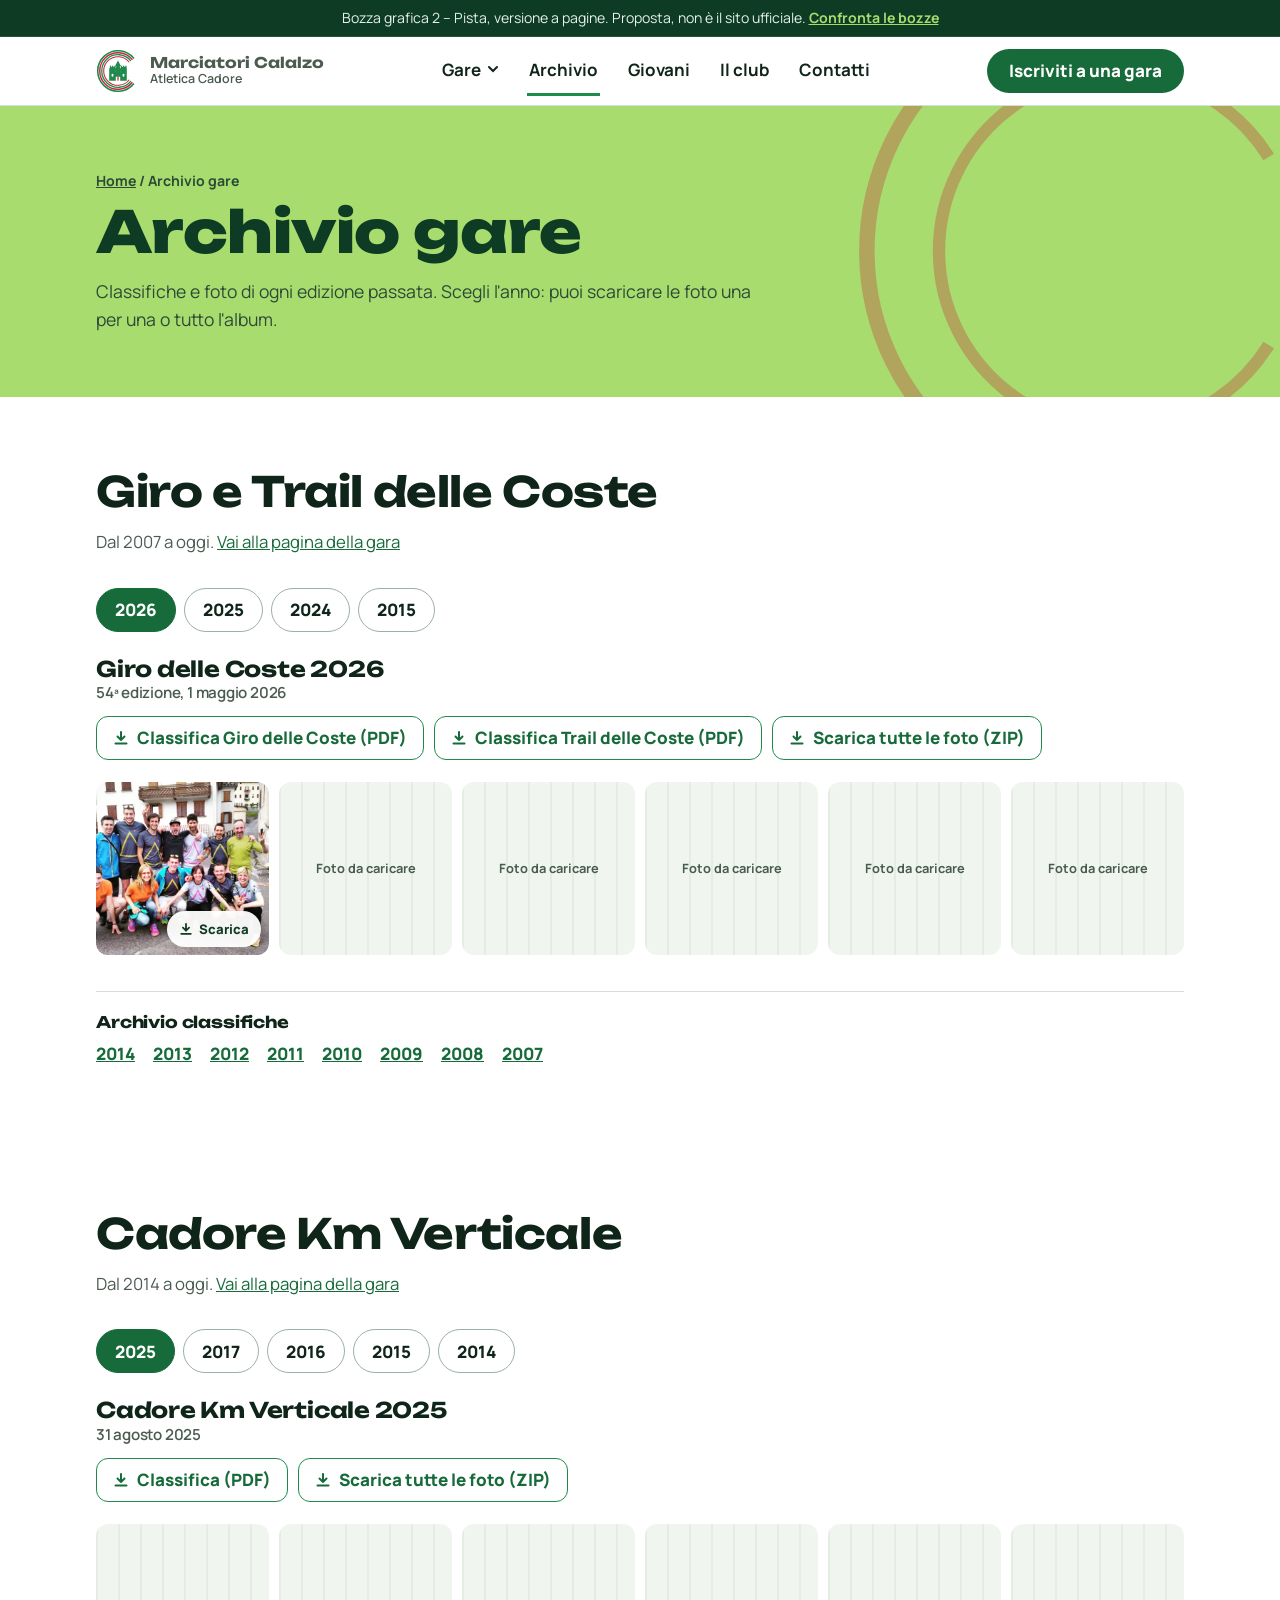
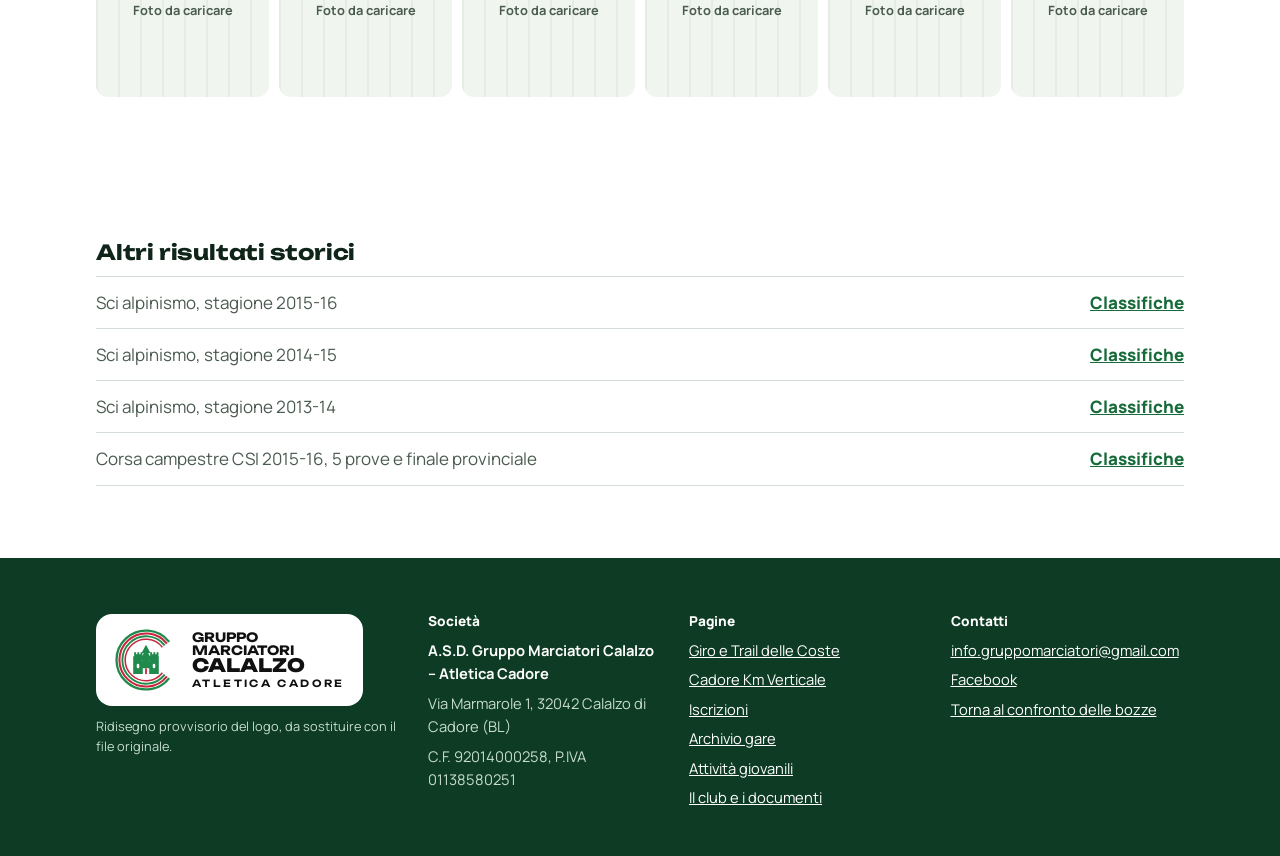
<file: bozza-2-pagine/archivio.html>
<!doctype html>
<html lang="it">
<head>
<meta charset="utf-8">
<meta name="viewport" content="width=device-width, initial-scale=1">
<title>Archivio gare – Marciatori Calalzo – Bozza 2</title>
<meta name="description" content="Classifiche e foto di tutte le edizioni passate del Giro delle Coste e del Cadore Km Verticale.">
<meta name="robots" content="noindex">
<link rel="preconnect" href="https://fonts.googleapis.com">
<link rel="preconnect" href="https://fonts.gstatic.com" crossorigin>
<link href="https://fonts.googleapis.com/css2?family=Manrope:wght@400;500;600;700;800&family=Unbounded:wght@500;600;700;800&display=swap" rel="stylesheet">
<link rel="stylesheet" href="style.css">
</head>
<body>

<svg width="0" height="0" style="position:absolute" aria-hidden="true">
  <defs>
    <!-- Ridisegno provvisorio del marchio: anelli a "C" + torri + abete -->
    <symbol id="mark" viewBox="0 0 100 100">
      <path d="M86.2 21.7A46 46 0 1 0 86.2 78.3" fill="none" stroke="#1F8A4C" stroke-width="3.6"/>
      <path d="M82.7 24.5A41.5 41.5 0 1 0 82.7 75.5" fill="none" stroke="#C4283C" stroke-width="3.2"/>
      <path d="M79.2 27.2A37 37 0 1 0 79.2 72.8" fill="none" stroke="#1F8A4C" stroke-width="3"/>
      <path d="M75.6 30A32.5 32.5 0 1 0 75.6 70" fill="none" stroke="#C4283C" stroke-width="2.4"/>
      <g fill="#1F8A4C">
        <path d="M30 72V44h1.5v-6h3v3h2v-3h3v3h2v-3h3v6H45v28z"/>
        <path d="M55 72V44h1.5v-6h3v3h2v-3h3v3h2v-3h3v6H70v28z"/>
        <path d="M50 26l-7 13h3.5L41 50h4.5L39 63h22l-6.5-13H59l-5.5-11H57z"/>
      </g>
      <rect x="48.6" y="63" width="2.8" height="9" fill="#C4283C"/>
      <rect x="35.5" y="56" width="4" height="7" rx="2" fill="#fff"/>
      <rect x="60.5" y="56" width="4" height="7" rx="2" fill="#fff"/>
    </symbol>
    <!-- Anelli della pista (emblema e decorazione delle fasce) -->
    <symbol id="rings" viewBox="0 0 200 200">
      <path d="M180.6 52.3A92 92 0 1 0 180.6 147.7" fill="none" stroke="#A9DC6E" stroke-width="7"/>
      <path d="M170.8 58.1A80.5 80.5 0 1 0 170.8 141.9" fill="none" stroke="#C4283C" stroke-width="5"/>
      <path d="M161 63.9A69 69 0 1 0 161 136.1" fill="none" stroke="#A9DC6E" stroke-width="7"/>
      <path d="M151.2 69.7A57.5 57.5 0 1 0 151.2 130.3" fill="none" stroke="#C4283C" stroke-width="4"/>
    </symbol>
  </defs>
</svg>

<div class="draft">Bozza grafica 2 – Pista, versione a pagine. Proposta, non è il sito ufficiale. <a href="../index.html">Confronta le bozze</a></div>

<header class="head">
  <div class="wrap">
    <a class="brand" href="index.html" aria-label="Gruppo Marciatori Calalzo, pagina iniziale">
      <svg aria-hidden="true"><use href="#mark"/></svg>
      <span><b>Marciatori Calalzo</b><span>Atletica Cadore</span></span>
    </a>
    <nav class="nav" aria-label="Menu principale">
      <div class="dd">
        <button class="dd-btn" type="button" aria-expanded="false" aria-controls="ddGare" id="ddBtn">Gare <svg viewBox="0 0 12 12" aria-hidden="true"><path d="M2 4l4 4 4-4" fill="none" stroke="currentColor" stroke-width="2" stroke-linecap="round"/></svg></button>
        <div class="dd-menu" id="ddGare">
          <a href="giro-delle-coste.html"><b>Giro e Trail delle Coste</b><span>1 maggio, Calalzo di Cadore</span></a>
          <a href="km-verticale.html"><b>Cadore Km Verticale</b><span>Fine agosto, da Vallesella alla Croda</span></a>
        </div>
      </div>
      <a href="archivio.html" aria-current="page">Archivio</a>
      <a href="giovani.html">Giovani</a>
      <a href="club.html">Il club</a>
      <a href="contatti.html">Contatti</a>
    </nav>
    <a class="btn btn-g" href="iscrizione.html">Iscriviti a una gara</a>
    <button class="menu-btn" type="button" aria-expanded="false" aria-controls="panel" id="menuBtn" aria-label="Apri il menu">
      <svg viewBox="0 0 22 22" aria-hidden="true"><path d="M3 6h16M3 11h16M3 16h16" stroke="currentColor" stroke-width="2.2" stroke-linecap="round"/></svg>
    </button>
  </div>
</header>

<div class="panel-bg" id="panelBg"></div>
<div class="panel" id="panel" role="dialog" aria-modal="true" aria-label="Menu" aria-hidden="true">
  <div class="panel-top">
    <p>Menu</p>
    <button class="close" type="button" id="panelClose" aria-label="Chiudi il menu">×</button>
  </div>
  <div class="panel-races">
    <a href="giro-delle-coste.html"><b>Giro e Trail delle Coste</b><span>7 o 16 km, 1 maggio</span></a>
    <a href="km-verticale.html"><b>Cadore Km Verticale</b><span>2,7 km e 1000 m di salita, fine agosto</span></a>
  </div>
  <nav aria-label="Menu mobile">
    <a href="index.html">Home</a>
    <a href="archivio.html" aria-current="page">Archivio gare</a>
    <a href="giovani.html">Giovani</a>
    <a href="club.html">Il club</a>
    <a href="contatti.html">Contatti</a>
  </nav>
  <a class="btn btn-l" href="iscrizione.html">Iscriviti a una gara</a>
</div>

<main id="main">
<div class="ph-band light">
  <svg class="rings-bg" aria-hidden="true"><use href="#rings"/></svg>
  <div class="wrap">
    <p class="crumb"><a href="index.html">Home</a> / Archivio gare</p>
    <h1>Archivio gare</h1>
    <p class="lead">Classifiche e foto di ogni edizione passata. Scegli l'anno: puoi scaricare le foto una per una o tutto l'album.</p>
  </div>
</div>

<section aria-labelledby="arch-giro">
  <div class="wrap">
    <div class="sec-head"><h2 id="arch-giro">Giro e Trail delle Coste</h2><p>Dal 2007 a oggi. <a href="giro-delle-coste.html">Vai alla pagina della gara</a></p></div>
    <div class="years" data-years="giro"></div>
    <div class="archive">
      <h3>Archivio classifiche</h3>
      <ul>
        <li><a href="#">2014</a></li>
        <li><a href="#">2013</a></li>
        <li><a href="#">2012</a></li>
        <li><a href="#">2011</a></li>
        <li><a href="#">2010</a></li>
        <li><a href="#">2009</a></li>
        <li><a href="#">2008</a></li>
        <li><a href="#">2007</a></li>
      </ul>
    </div>
  </div>
</section>

<section aria-labelledby="arch-kv">
  <div class="wrap">
    <div class="sec-head"><h2 id="arch-kv">Cadore Km Verticale</h2><p>Dal 2014 a oggi. <a href="km-verticale.html">Vai alla pagina della gara</a></p></div>
    <div class="years" data-years="kv"></div>
  </div>
</section>

<section aria-label="Altri risultati storici">
  <div class="wrap">
    <div class="old-res">
      <h2 style="font-size:1.3rem;margin-bottom:12px">Altri risultati storici</h2>
      <ul>
        <li><span>Sci alpinismo, stagione 2015-16</span><a href="#">Classifiche</a></li>
        <li><span>Sci alpinismo, stagione 2014-15</span><a href="#">Classifiche</a></li>
        <li><span>Sci alpinismo, stagione 2013-14</span><a href="#">Classifiche</a></li>
        <li><span>Corsa campestre CSI 2015-16, 5 prove e finale provinciale</span><a href="#">Classifiche</a></li>
      </ul>
    </div>
  </div>
</section>
</main>

<footer class="foot">
  <div class="wrap foot-grid">
    <div>
      <div class="lockup" role="img" aria-label="Logo Gruppo Marciatori Calalzo Atletica Cadore">
        <svg aria-hidden="true"><use href="#mark"/></svg>
        <div class="wm" aria-hidden="true"><span>Gruppo</span><span>Marciatori</span><strong>Calalzo</strong><small>Atletica Cadore</small></div>
      </div>
      <p class="note">Ridisegno provvisorio del logo, da sostituire con il file originale.</p>
    </div>
    <div>
      <h2>Società</h2>
      <p><b style="color:#fff">A.S.D. Gruppo Marciatori Calalzo – Atletica Cadore</b></p>
      <p>Via Marmarole 1, 32042 Calalzo di Cadore (BL)</p>
      <p>C.F. 92014000258, P.IVA 01138580251</p>
    </div>
    <div>
      <h2>Pagine</h2>
      <ul>
        <li><a href="giro-delle-coste.html">Giro e Trail delle Coste</a></li>
        <li><a href="km-verticale.html">Cadore Km Verticale</a></li>
        <li><a href="iscrizione.html">Iscrizioni</a></li>
        <li><a href="archivio.html">Archivio gare</a></li>
        <li><a href="giovani.html">Attività giovanili</a></li>
        <li><a href="club.html">Il club e i documenti</a></li>
      </ul>
    </div>
    <div>
      <h2>Contatti</h2>
      <p><a href="mailto:info.gruppomarciatori@gmail.com">info.gruppomarciatori@gmail.com</a></p>
      <p><a href="https://www.facebook.com/profile.php?id=100063871909524" rel="noopener">Facebook</a></p>
      <p><a href="../index.html">Torna al confronto delle bozze</a></p>
    </div>
  </div>
</footer>

<script src="app.js"></script>
</body>
</html>
</file>
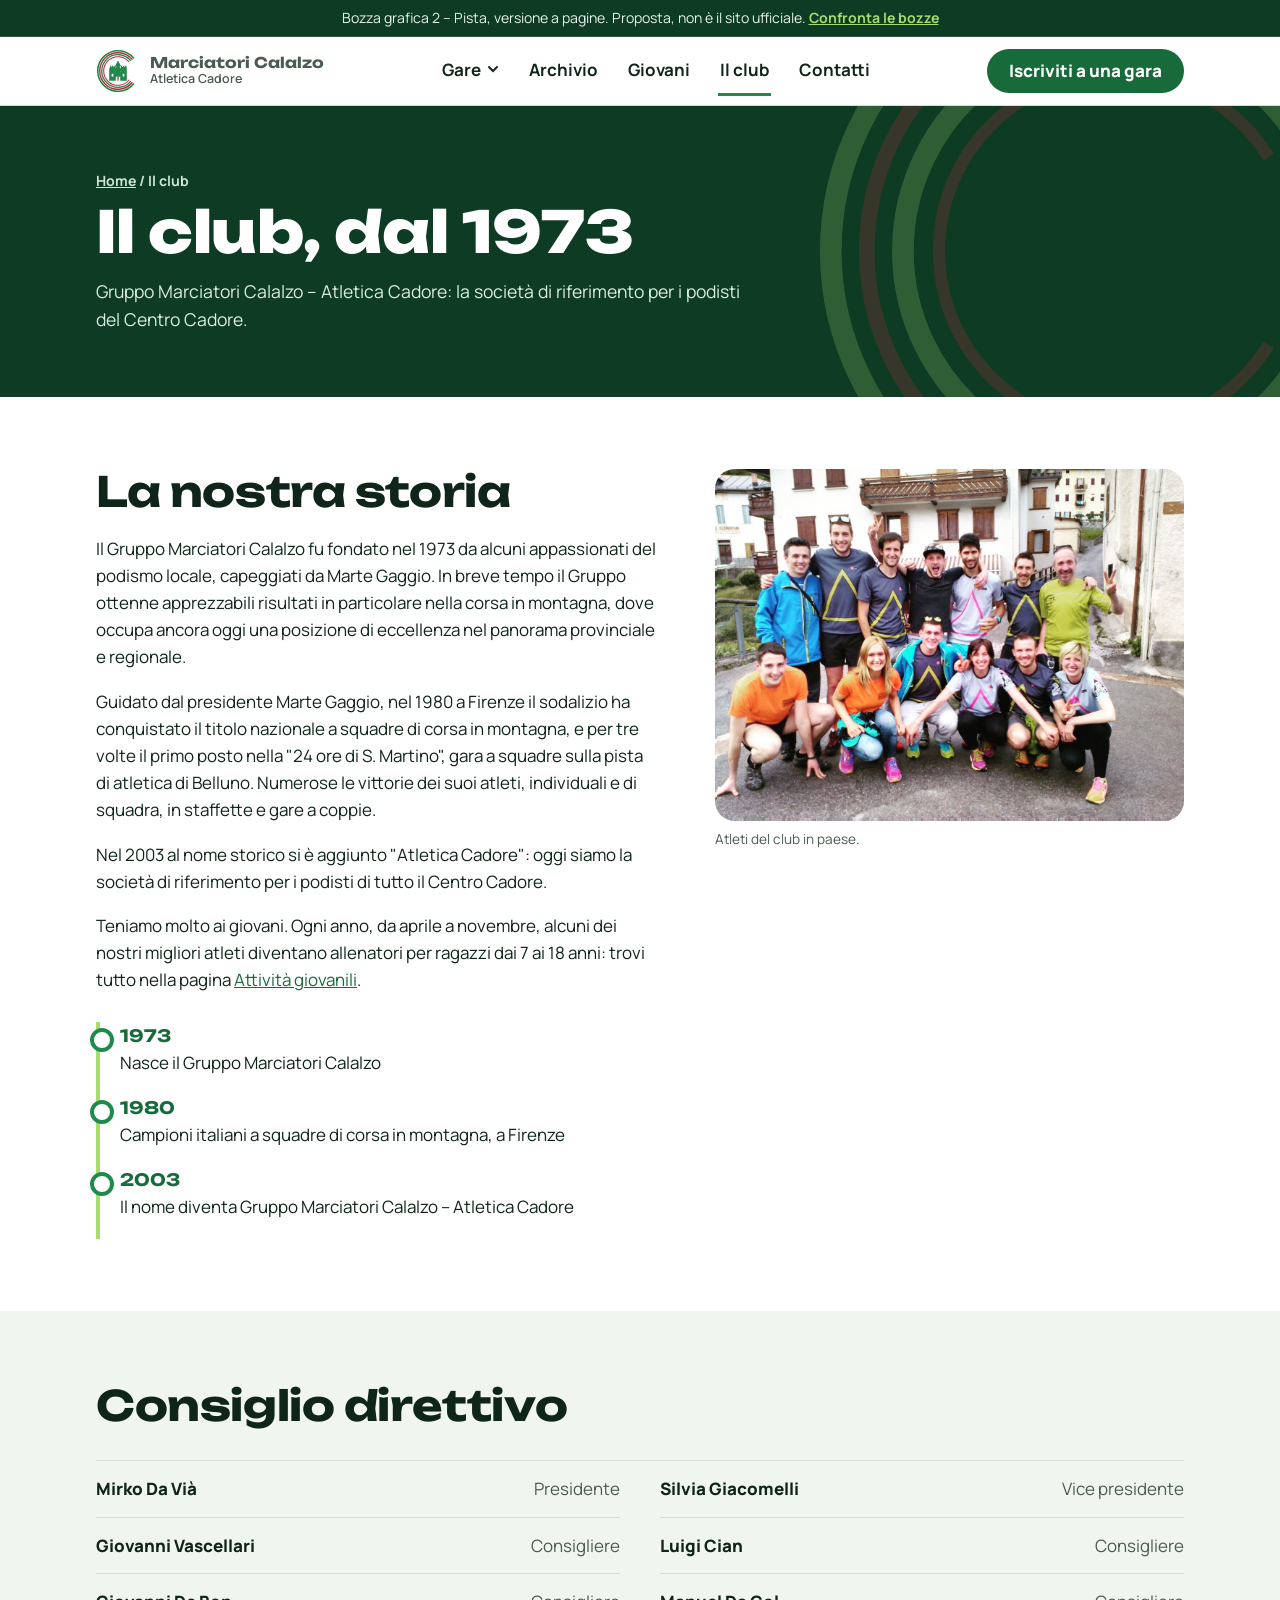
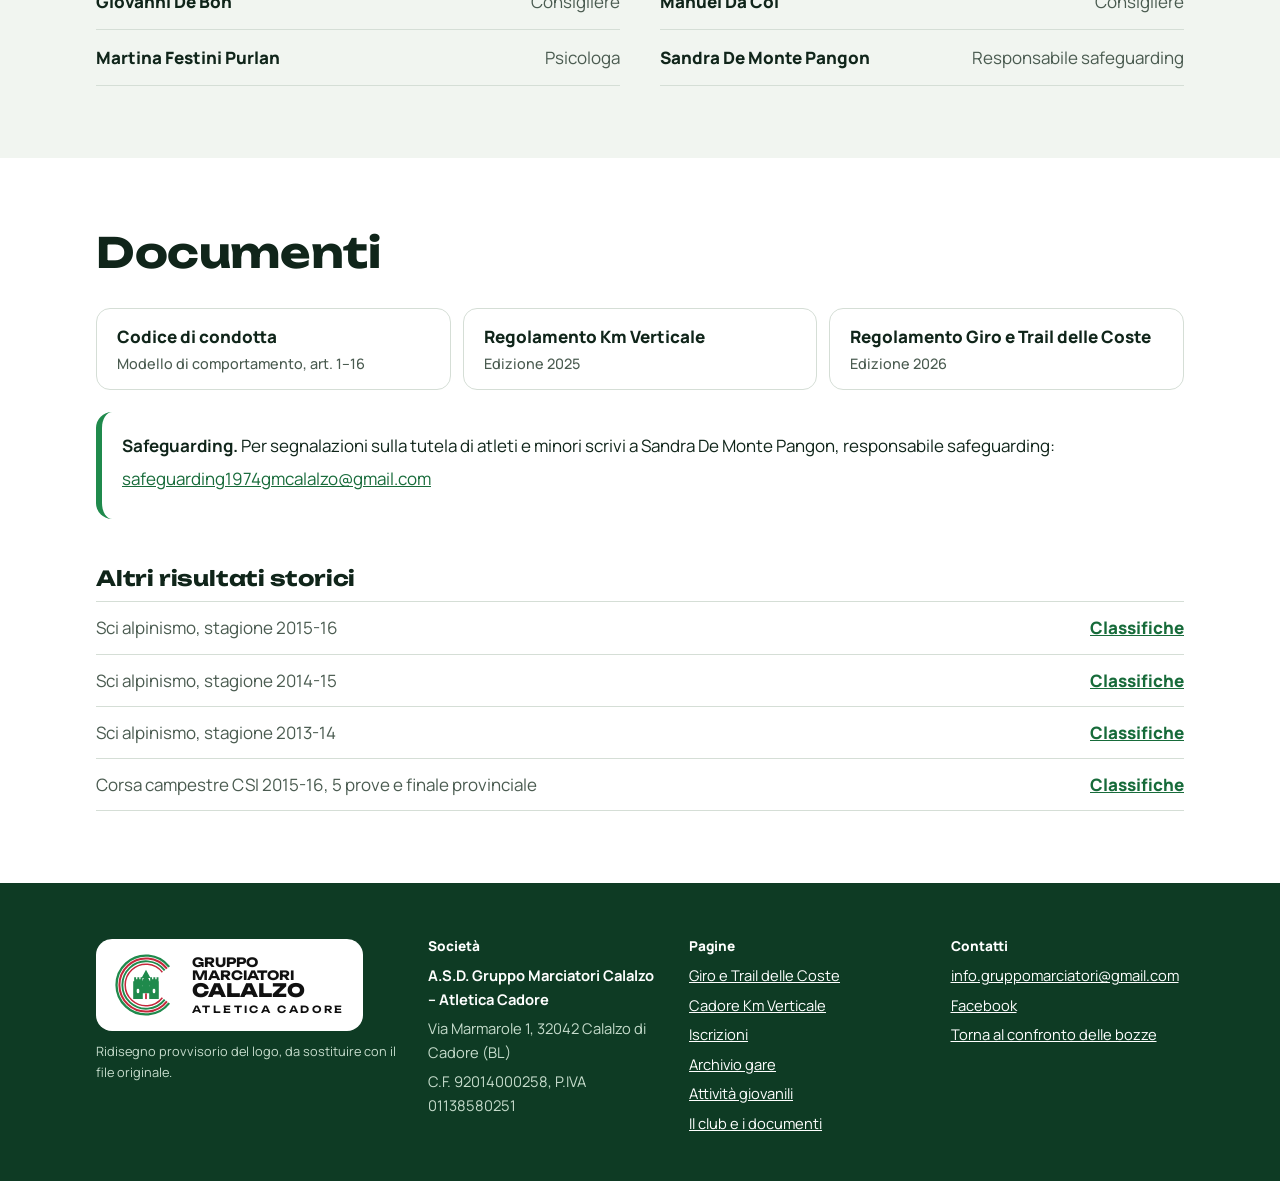
<file: bozza-2-pagine/club.html>
<!doctype html>
<html lang="it">
<head>
<meta charset="utf-8">
<meta name="viewport" content="width=device-width, initial-scale=1">
<title>Il club – Marciatori Calalzo – Bozza 2</title>
<meta name="description" content="La storia del Gruppo Marciatori Calalzo dal 1973, il consiglio direttivo e i documenti.">
<meta name="robots" content="noindex">
<link rel="preconnect" href="https://fonts.googleapis.com">
<link rel="preconnect" href="https://fonts.gstatic.com" crossorigin>
<link href="https://fonts.googleapis.com/css2?family=Manrope:wght@400;500;600;700;800&family=Unbounded:wght@500;600;700;800&display=swap" rel="stylesheet">
<link rel="stylesheet" href="style.css">
</head>
<body>

<svg width="0" height="0" style="position:absolute" aria-hidden="true">
  <defs>
    <!-- Ridisegno provvisorio del marchio: anelli a "C" + torri + abete -->
    <symbol id="mark" viewBox="0 0 100 100">
      <path d="M86.2 21.7A46 46 0 1 0 86.2 78.3" fill="none" stroke="#1F8A4C" stroke-width="3.6"/>
      <path d="M82.7 24.5A41.5 41.5 0 1 0 82.7 75.5" fill="none" stroke="#C4283C" stroke-width="3.2"/>
      <path d="M79.2 27.2A37 37 0 1 0 79.2 72.8" fill="none" stroke="#1F8A4C" stroke-width="3"/>
      <path d="M75.6 30A32.5 32.5 0 1 0 75.6 70" fill="none" stroke="#C4283C" stroke-width="2.4"/>
      <g fill="#1F8A4C">
        <path d="M30 72V44h1.5v-6h3v3h2v-3h3v3h2v-3h3v6H45v28z"/>
        <path d="M55 72V44h1.5v-6h3v3h2v-3h3v3h2v-3h3v6H70v28z"/>
        <path d="M50 26l-7 13h3.5L41 50h4.5L39 63h22l-6.5-13H59l-5.5-11H57z"/>
      </g>
      <rect x="48.6" y="63" width="2.8" height="9" fill="#C4283C"/>
      <rect x="35.5" y="56" width="4" height="7" rx="2" fill="#fff"/>
      <rect x="60.5" y="56" width="4" height="7" rx="2" fill="#fff"/>
    </symbol>
    <!-- Anelli della pista (emblema e decorazione delle fasce) -->
    <symbol id="rings" viewBox="0 0 200 200">
      <path d="M180.6 52.3A92 92 0 1 0 180.6 147.7" fill="none" stroke="#A9DC6E" stroke-width="7"/>
      <path d="M170.8 58.1A80.5 80.5 0 1 0 170.8 141.9" fill="none" stroke="#C4283C" stroke-width="5"/>
      <path d="M161 63.9A69 69 0 1 0 161 136.1" fill="none" stroke="#A9DC6E" stroke-width="7"/>
      <path d="M151.2 69.7A57.5 57.5 0 1 0 151.2 130.3" fill="none" stroke="#C4283C" stroke-width="4"/>
    </symbol>
  </defs>
</svg>

<div class="draft">Bozza grafica 2 – Pista, versione a pagine. Proposta, non è il sito ufficiale. <a href="../index.html">Confronta le bozze</a></div>

<header class="head">
  <div class="wrap">
    <a class="brand" href="index.html" aria-label="Gruppo Marciatori Calalzo, pagina iniziale">
      <svg aria-hidden="true"><use href="#mark"/></svg>
      <span><b>Marciatori Calalzo</b><span>Atletica Cadore</span></span>
    </a>
    <nav class="nav" aria-label="Menu principale">
      <div class="dd">
        <button class="dd-btn" type="button" aria-expanded="false" aria-controls="ddGare" id="ddBtn">Gare <svg viewBox="0 0 12 12" aria-hidden="true"><path d="M2 4l4 4 4-4" fill="none" stroke="currentColor" stroke-width="2" stroke-linecap="round"/></svg></button>
        <div class="dd-menu" id="ddGare">
          <a href="giro-delle-coste.html"><b>Giro e Trail delle Coste</b><span>1 maggio, Calalzo di Cadore</span></a>
          <a href="km-verticale.html"><b>Cadore Km Verticale</b><span>Fine agosto, da Vallesella alla Croda</span></a>
        </div>
      </div>
      <a href="archivio.html">Archivio</a>
      <a href="giovani.html">Giovani</a>
      <a href="club.html" aria-current="page">Il club</a>
      <a href="contatti.html">Contatti</a>
    </nav>
    <a class="btn btn-g" href="iscrizione.html">Iscriviti a una gara</a>
    <button class="menu-btn" type="button" aria-expanded="false" aria-controls="panel" id="menuBtn" aria-label="Apri il menu">
      <svg viewBox="0 0 22 22" aria-hidden="true"><path d="M3 6h16M3 11h16M3 16h16" stroke="currentColor" stroke-width="2.2" stroke-linecap="round"/></svg>
    </button>
  </div>
</header>

<div class="panel-bg" id="panelBg"></div>
<div class="panel" id="panel" role="dialog" aria-modal="true" aria-label="Menu" aria-hidden="true">
  <div class="panel-top">
    <p>Menu</p>
    <button class="close" type="button" id="panelClose" aria-label="Chiudi il menu">×</button>
  </div>
  <div class="panel-races">
    <a href="giro-delle-coste.html"><b>Giro e Trail delle Coste</b><span>7 o 16 km, 1 maggio</span></a>
    <a href="km-verticale.html"><b>Cadore Km Verticale</b><span>2,7 km e 1000 m di salita, fine agosto</span></a>
  </div>
  <nav aria-label="Menu mobile">
    <a href="index.html">Home</a>
    <a href="archivio.html">Archivio gare</a>
    <a href="giovani.html">Giovani</a>
    <a href="club.html" aria-current="page">Il club</a>
    <a href="contatti.html">Contatti</a>
  </nav>
  <a class="btn btn-l" href="iscrizione.html">Iscriviti a una gara</a>
</div>

<main id="main">
<div class="ph-band">
  <svg class="rings-bg" aria-hidden="true"><use href="#rings"/></svg>
  <div class="wrap">
    <p class="crumb"><a href="index.html">Home</a> / Il club</p>
    <h1>Il club, dal 1973</h1>
    <p class="lead">Gruppo Marciatori Calalzo – Atletica Cadore: la società di riferimento per i podisti del Centro Cadore.</p>
  </div>
</div>

<section aria-labelledby="storia-title">
  <div class="wrap">
    <div class="club">
      <div class="club-text">
        <h2 id="storia-title" style="margin-bottom:20px">La nostra storia</h2>
        <p>Il Gruppo Marciatori Calalzo fu fondato nel 1973 da alcuni appassionati del podismo locale, capeggiati da Marte Gaggio. In breve tempo il Gruppo ottenne apprezzabili risultati in particolare nella corsa in montagna, dove occupa ancora oggi una posizione di eccellenza nel panorama provinciale e regionale.</p>
        <p>Guidato dal presidente Marte Gaggio, nel 1980 a Firenze il sodalizio ha conquistato il titolo nazionale a squadre di corsa in montagna, e per tre volte il primo posto nella "24 ore di S. Martino", gara a squadre sulla pista di atletica di Belluno. Numerose le vittorie dei suoi atleti, individuali e di squadra, in staffette e gare a coppie.</p>
        <p>Nel 2003 al nome storico si è aggiunto "Atletica Cadore": oggi siamo la società di riferimento per i podisti di tutto il Centro Cadore.</p>
        <p>Teniamo molto ai giovani. Ogni anno, da aprile a novembre, alcuni dei nostri migliori atleti diventano allenatori per ragazzi dai 7 ai 18 anni: trovi tutto nella pagina <a href="giovani.html">Attività giovanili</a>.</p>
        <ol class="milestones">
          <li><b>1973</b>Nasce il Gruppo Marciatori Calalzo</li>
          <li><b>1980</b>Campioni italiani a squadre di corsa in montagna, a Firenze</li>
          <li><b>2003</b>Il nome diventa Gruppo Marciatori Calalzo – Atletica Cadore</li>
        </ol>
      </div>
      <figure class="club-photo">
        <img src="../assets/img/gruppo.jpg" alt="Una quindicina di atleti del club in divisa, in posa in una via di Calalzo" loading="lazy">
        <figcaption>Atleti del club in paese.</figcaption>
      </figure>
    </div>
  </div>
</section>

<section class="alt" aria-labelledby="board-title">
  <div class="wrap">
    <div class="sec-head"><h2 id="board-title">Consiglio direttivo</h2></div>
    <ul class="people">
      <li><b>Mirko Da Vià</b><span>Presidente</span></li>
      <li><b>Silvia Giacomelli</b><span>Vice presidente</span></li>
      <li><b>Giovanni Vascellari</b><span>Consigliere</span></li>
      <li><b>Luigi Cian</b><span>Consigliere</span></li>
      <li><b>Giovanni De Bon</b><span>Consigliere</span></li>
      <li><b>Manuel Da Col</b><span>Consigliere</span></li>
      <li><b>Martina Festini Purlan</b><span>Psicologa</span></li>
      <li><b>Sandra De Monte Pangon</b><span>Responsabile safeguarding</span></li>
    </ul>
  </div>
</section>

<section id="documenti" aria-labelledby="doc-title">
  <div class="wrap">
    <div class="sec-head"><h2 id="doc-title">Documenti</h2></div>
    <ul class="docs">
      <li><a href="#">Codice di condotta<span>Modello di comportamento, art. 1–16</span></a></li>
      <li><a href="#">Regolamento Km Verticale<span>Edizione 2025</span></a></li>
      <li><a href="#">Regolamento Giro e Trail delle Coste<span>Edizione 2026</span></a></li>
    </ul>
    <div class="safe">
      <p><b>Safeguarding.</b> Per segnalazioni sulla tutela di atleti e minori scrivi a Sandra De Monte Pangon, responsabile safeguarding:</p>
      <p><a href="mailto:safeguarding1974gmcalalzo@gmail.com">safeguarding1974gmcalalzo@gmail.com</a></p>
    </div>
    <div class="old-res" style="margin-top:48px">
      <h2 style="font-size:1.3rem;margin-bottom:12px">Altri risultati storici</h2>
      <ul>
        <li><span>Sci alpinismo, stagione 2015-16</span><a href="#">Classifiche</a></li>
        <li><span>Sci alpinismo, stagione 2014-15</span><a href="#">Classifiche</a></li>
        <li><span>Sci alpinismo, stagione 2013-14</span><a href="#">Classifiche</a></li>
        <li><span>Corsa campestre CSI 2015-16, 5 prove e finale provinciale</span><a href="#">Classifiche</a></li>
      </ul>
    </div>
  </div>
</section>
</main>

<footer class="foot">
  <div class="wrap foot-grid">
    <div>
      <div class="lockup" role="img" aria-label="Logo Gruppo Marciatori Calalzo Atletica Cadore">
        <svg aria-hidden="true"><use href="#mark"/></svg>
        <div class="wm" aria-hidden="true"><span>Gruppo</span><span>Marciatori</span><strong>Calalzo</strong><small>Atletica Cadore</small></div>
      </div>
      <p class="note">Ridisegno provvisorio del logo, da sostituire con il file originale.</p>
    </div>
    <div>
      <h2>Società</h2>
      <p><b style="color:#fff">A.S.D. Gruppo Marciatori Calalzo – Atletica Cadore</b></p>
      <p>Via Marmarole 1, 32042 Calalzo di Cadore (BL)</p>
      <p>C.F. 92014000258, P.IVA 01138580251</p>
    </div>
    <div>
      <h2>Pagine</h2>
      <ul>
        <li><a href="giro-delle-coste.html">Giro e Trail delle Coste</a></li>
        <li><a href="km-verticale.html">Cadore Km Verticale</a></li>
        <li><a href="iscrizione.html">Iscrizioni</a></li>
        <li><a href="archivio.html">Archivio gare</a></li>
        <li><a href="giovani.html">Attività giovanili</a></li>
        <li><a href="club.html">Il club e i documenti</a></li>
      </ul>
    </div>
    <div>
      <h2>Contatti</h2>
      <p><a href="mailto:info.gruppomarciatori@gmail.com">info.gruppomarciatori@gmail.com</a></p>
      <p><a href="https://www.facebook.com/profile.php?id=100063871909524" rel="noopener">Facebook</a></p>
      <p><a href="../index.html">Torna al confronto delle bozze</a></p>
    </div>
  </div>
</footer>

<script src="app.js"></script>
</body>
</html>
</file>
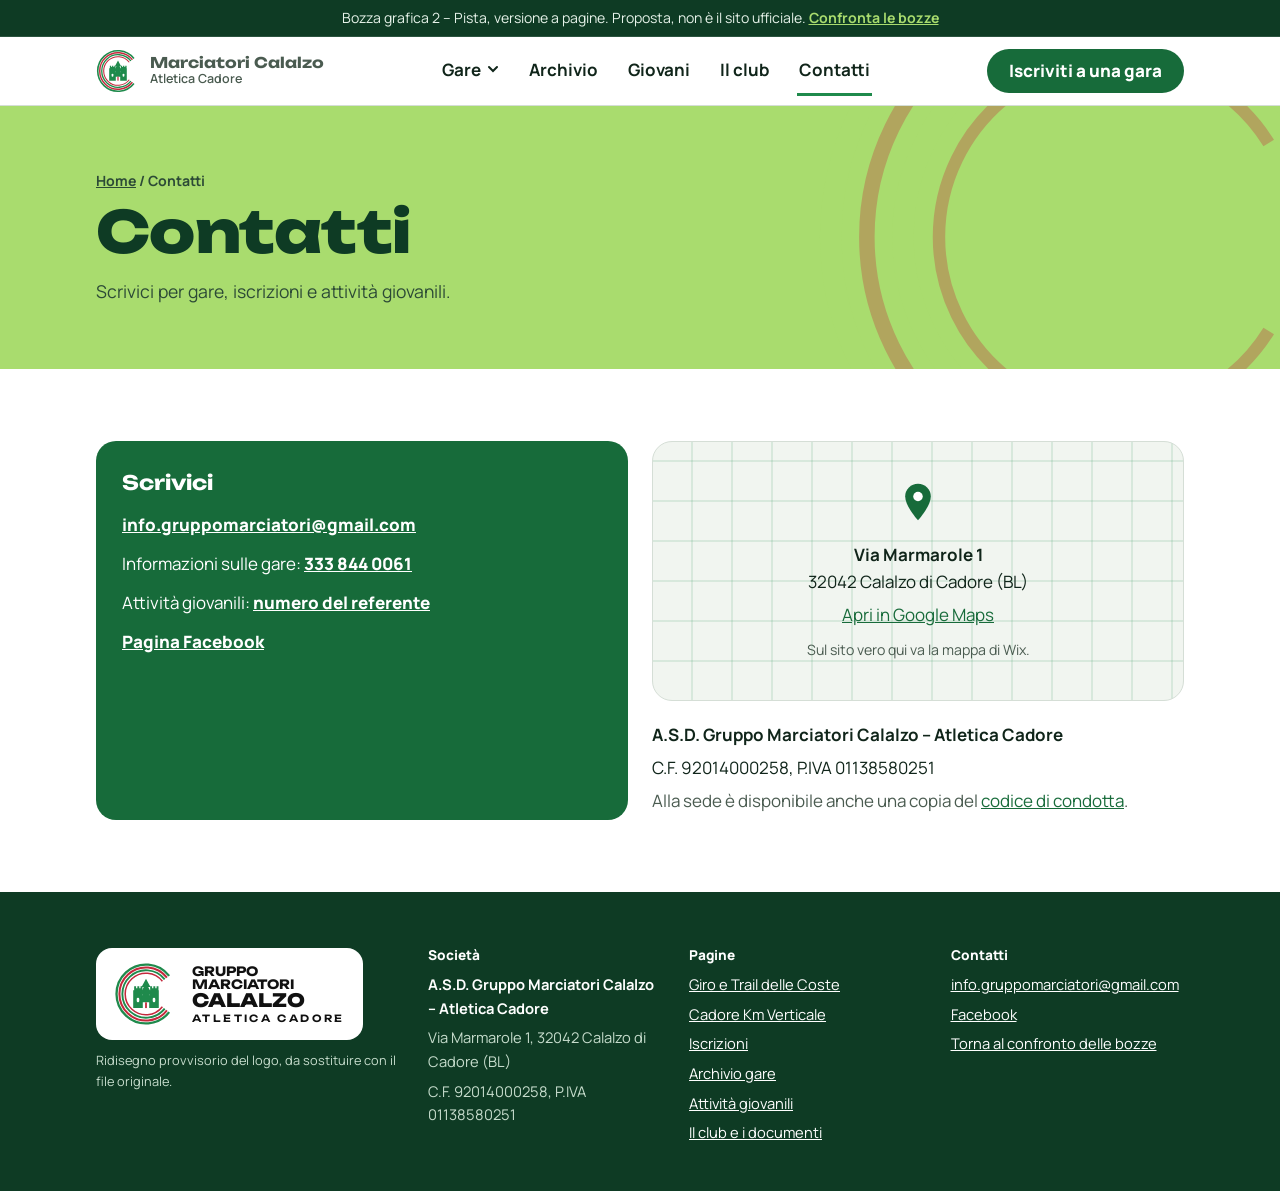
<file: bozza-2-pagine/contatti.html>
<!doctype html>
<html lang="it">
<head>
<meta charset="utf-8">
<meta name="viewport" content="width=device-width, initial-scale=1">
<title>Contatti – Marciatori Calalzo – Bozza 2</title>
<meta name="description" content="Sede, email e telefono del Gruppo Marciatori Calalzo – Atletica Cadore.">
<meta name="robots" content="noindex">
<link rel="preconnect" href="https://fonts.googleapis.com">
<link rel="preconnect" href="https://fonts.gstatic.com" crossorigin>
<link href="https://fonts.googleapis.com/css2?family=Manrope:wght@400;500;600;700;800&family=Unbounded:wght@500;600;700;800&display=swap" rel="stylesheet">
<link rel="stylesheet" href="style.css">
</head>
<body>

<svg width="0" height="0" style="position:absolute" aria-hidden="true">
  <defs>
    <!-- Ridisegno provvisorio del marchio: anelli a "C" + torri + abete -->
    <symbol id="mark" viewBox="0 0 100 100">
      <path d="M86.2 21.7A46 46 0 1 0 86.2 78.3" fill="none" stroke="#1F8A4C" stroke-width="3.6"/>
      <path d="M82.7 24.5A41.5 41.5 0 1 0 82.7 75.5" fill="none" stroke="#C4283C" stroke-width="3.2"/>
      <path d="M79.2 27.2A37 37 0 1 0 79.2 72.8" fill="none" stroke="#1F8A4C" stroke-width="3"/>
      <path d="M75.6 30A32.5 32.5 0 1 0 75.6 70" fill="none" stroke="#C4283C" stroke-width="2.4"/>
      <g fill="#1F8A4C">
        <path d="M30 72V44h1.5v-6h3v3h2v-3h3v3h2v-3h3v6H45v28z"/>
        <path d="M55 72V44h1.5v-6h3v3h2v-3h3v3h2v-3h3v6H70v28z"/>
        <path d="M50 26l-7 13h3.5L41 50h4.5L39 63h22l-6.5-13H59l-5.5-11H57z"/>
      </g>
      <rect x="48.6" y="63" width="2.8" height="9" fill="#C4283C"/>
      <rect x="35.5" y="56" width="4" height="7" rx="2" fill="#fff"/>
      <rect x="60.5" y="56" width="4" height="7" rx="2" fill="#fff"/>
    </symbol>
    <!-- Anelli della pista (emblema e decorazione delle fasce) -->
    <symbol id="rings" viewBox="0 0 200 200">
      <path d="M180.6 52.3A92 92 0 1 0 180.6 147.7" fill="none" stroke="#A9DC6E" stroke-width="7"/>
      <path d="M170.8 58.1A80.5 80.5 0 1 0 170.8 141.9" fill="none" stroke="#C4283C" stroke-width="5"/>
      <path d="M161 63.9A69 69 0 1 0 161 136.1" fill="none" stroke="#A9DC6E" stroke-width="7"/>
      <path d="M151.2 69.7A57.5 57.5 0 1 0 151.2 130.3" fill="none" stroke="#C4283C" stroke-width="4"/>
    </symbol>
  </defs>
</svg>

<div class="draft">Bozza grafica 2 – Pista, versione a pagine. Proposta, non è il sito ufficiale. <a href="../index.html">Confronta le bozze</a></div>

<header class="head">
  <div class="wrap">
    <a class="brand" href="index.html" aria-label="Gruppo Marciatori Calalzo, pagina iniziale">
      <svg aria-hidden="true"><use href="#mark"/></svg>
      <span><b>Marciatori Calalzo</b><span>Atletica Cadore</span></span>
    </a>
    <nav class="nav" aria-label="Menu principale">
      <div class="dd">
        <button class="dd-btn" type="button" aria-expanded="false" aria-controls="ddGare" id="ddBtn">Gare <svg viewBox="0 0 12 12" aria-hidden="true"><path d="M2 4l4 4 4-4" fill="none" stroke="currentColor" stroke-width="2" stroke-linecap="round"/></svg></button>
        <div class="dd-menu" id="ddGare">
          <a href="giro-delle-coste.html"><b>Giro e Trail delle Coste</b><span>1 maggio, Calalzo di Cadore</span></a>
          <a href="km-verticale.html"><b>Cadore Km Verticale</b><span>Fine agosto, da Vallesella alla Croda</span></a>
        </div>
      </div>
      <a href="archivio.html">Archivio</a>
      <a href="giovani.html">Giovani</a>
      <a href="club.html">Il club</a>
      <a href="contatti.html" aria-current="page">Contatti</a>
    </nav>
    <a class="btn btn-g" href="iscrizione.html">Iscriviti a una gara</a>
    <button class="menu-btn" type="button" aria-expanded="false" aria-controls="panel" id="menuBtn" aria-label="Apri il menu">
      <svg viewBox="0 0 22 22" aria-hidden="true"><path d="M3 6h16M3 11h16M3 16h16" stroke="currentColor" stroke-width="2.2" stroke-linecap="round"/></svg>
    </button>
  </div>
</header>

<div class="panel-bg" id="panelBg"></div>
<div class="panel" id="panel" role="dialog" aria-modal="true" aria-label="Menu" aria-hidden="true">
  <div class="panel-top">
    <p>Menu</p>
    <button class="close" type="button" id="panelClose" aria-label="Chiudi il menu">×</button>
  </div>
  <div class="panel-races">
    <a href="giro-delle-coste.html"><b>Giro e Trail delle Coste</b><span>7 o 16 km, 1 maggio</span></a>
    <a href="km-verticale.html"><b>Cadore Km Verticale</b><span>2,7 km e 1000 m di salita, fine agosto</span></a>
  </div>
  <nav aria-label="Menu mobile">
    <a href="index.html">Home</a>
    <a href="archivio.html">Archivio gare</a>
    <a href="giovani.html">Giovani</a>
    <a href="club.html">Il club</a>
    <a href="contatti.html" aria-current="page">Contatti</a>
  </nav>
  <a class="btn btn-l" href="iscrizione.html">Iscriviti a una gara</a>
</div>

<main id="main">
<div class="ph-band light">
  <svg class="rings-bg" aria-hidden="true"><use href="#rings"/></svg>
  <div class="wrap">
    <p class="crumb"><a href="index.html">Home</a> / Contatti</p>
    <h1>Contatti</h1>
    <p class="lead">Scrivici per gare, iscrizioni e attività giovanili.</p>
  </div>
</div>

<section aria-label="Recapiti">
  <div class="wrap contact">
    <div class="contact-card">
      <p class="big">Scrivici</p>
      <p><a href="mailto:info.gruppomarciatori@gmail.com">info.gruppomarciatori@gmail.com</a></p>
      <p>Informazioni sulle gare: <a href="tel:+393338440061">333 844 0061</a></p>
      <p>Attività giovanili: <a href="giovani.html#chiamare">numero del referente</a></p>
      <p style="margin:0"><a href="https://www.facebook.com/profile.php?id=100063871909524" rel="noopener">Pagina Facebook</a></p>
    </div>
    <div>
      <div class="map-ph">
        <div>
          <svg class="pin" viewBox="0 0 24 24" aria-hidden="true"><path d="M12 2a7 7 0 0 0-7 7c0 5.2 7 13 7 13s7-7.8 7-13a7 7 0 0 0-7-7z" fill="#176B3A"/><circle cx="12" cy="9" r="2.6" fill="#fff"/></svg>
          <p><b>Via Marmarole 1</b><br>32042 Calalzo di Cadore (BL)</p>
          <p><a href="https://www.google.com/maps/search/?api=1&amp;query=Via+Marmarole+1+Calalzo+di+Cadore" rel="noopener">Apri in Google Maps</a></p>
          <small>Sul sito vero qui va la mappa di Wix.</small>
        </div>
      </div>
      <div class="asd" style="margin-top:20px">
        <p><b>A.S.D. Gruppo Marciatori Calalzo – Atletica Cadore</b></p>
        <p>C.F. 92014000258, P.IVA 01138580251</p>
        <p style="color:var(--muted)">Alla sede è disponibile anche una copia del <a href="club.html#documenti">codice di condotta</a>.</p>
      </div>
    </div>
  </div>
</section>
</main>

<footer class="foot">
  <div class="wrap foot-grid">
    <div>
      <div class="lockup" role="img" aria-label="Logo Gruppo Marciatori Calalzo Atletica Cadore">
        <svg aria-hidden="true"><use href="#mark"/></svg>
        <div class="wm" aria-hidden="true"><span>Gruppo</span><span>Marciatori</span><strong>Calalzo</strong><small>Atletica Cadore</small></div>
      </div>
      <p class="note">Ridisegno provvisorio del logo, da sostituire con il file originale.</p>
    </div>
    <div>
      <h2>Società</h2>
      <p><b style="color:#fff">A.S.D. Gruppo Marciatori Calalzo – Atletica Cadore</b></p>
      <p>Via Marmarole 1, 32042 Calalzo di Cadore (BL)</p>
      <p>C.F. 92014000258, P.IVA 01138580251</p>
    </div>
    <div>
      <h2>Pagine</h2>
      <ul>
        <li><a href="giro-delle-coste.html">Giro e Trail delle Coste</a></li>
        <li><a href="km-verticale.html">Cadore Km Verticale</a></li>
        <li><a href="iscrizione.html">Iscrizioni</a></li>
        <li><a href="archivio.html">Archivio gare</a></li>
        <li><a href="giovani.html">Attività giovanili</a></li>
        <li><a href="club.html">Il club e i documenti</a></li>
      </ul>
    </div>
    <div>
      <h2>Contatti</h2>
      <p><a href="mailto:info.gruppomarciatori@gmail.com">info.gruppomarciatori@gmail.com</a></p>
      <p><a href="https://www.facebook.com/profile.php?id=100063871909524" rel="noopener">Facebook</a></p>
      <p><a href="../index.html">Torna al confronto delle bozze</a></p>
    </div>
  </div>
</footer>

<script src="app.js"></script>
</body>
</html>
</file>
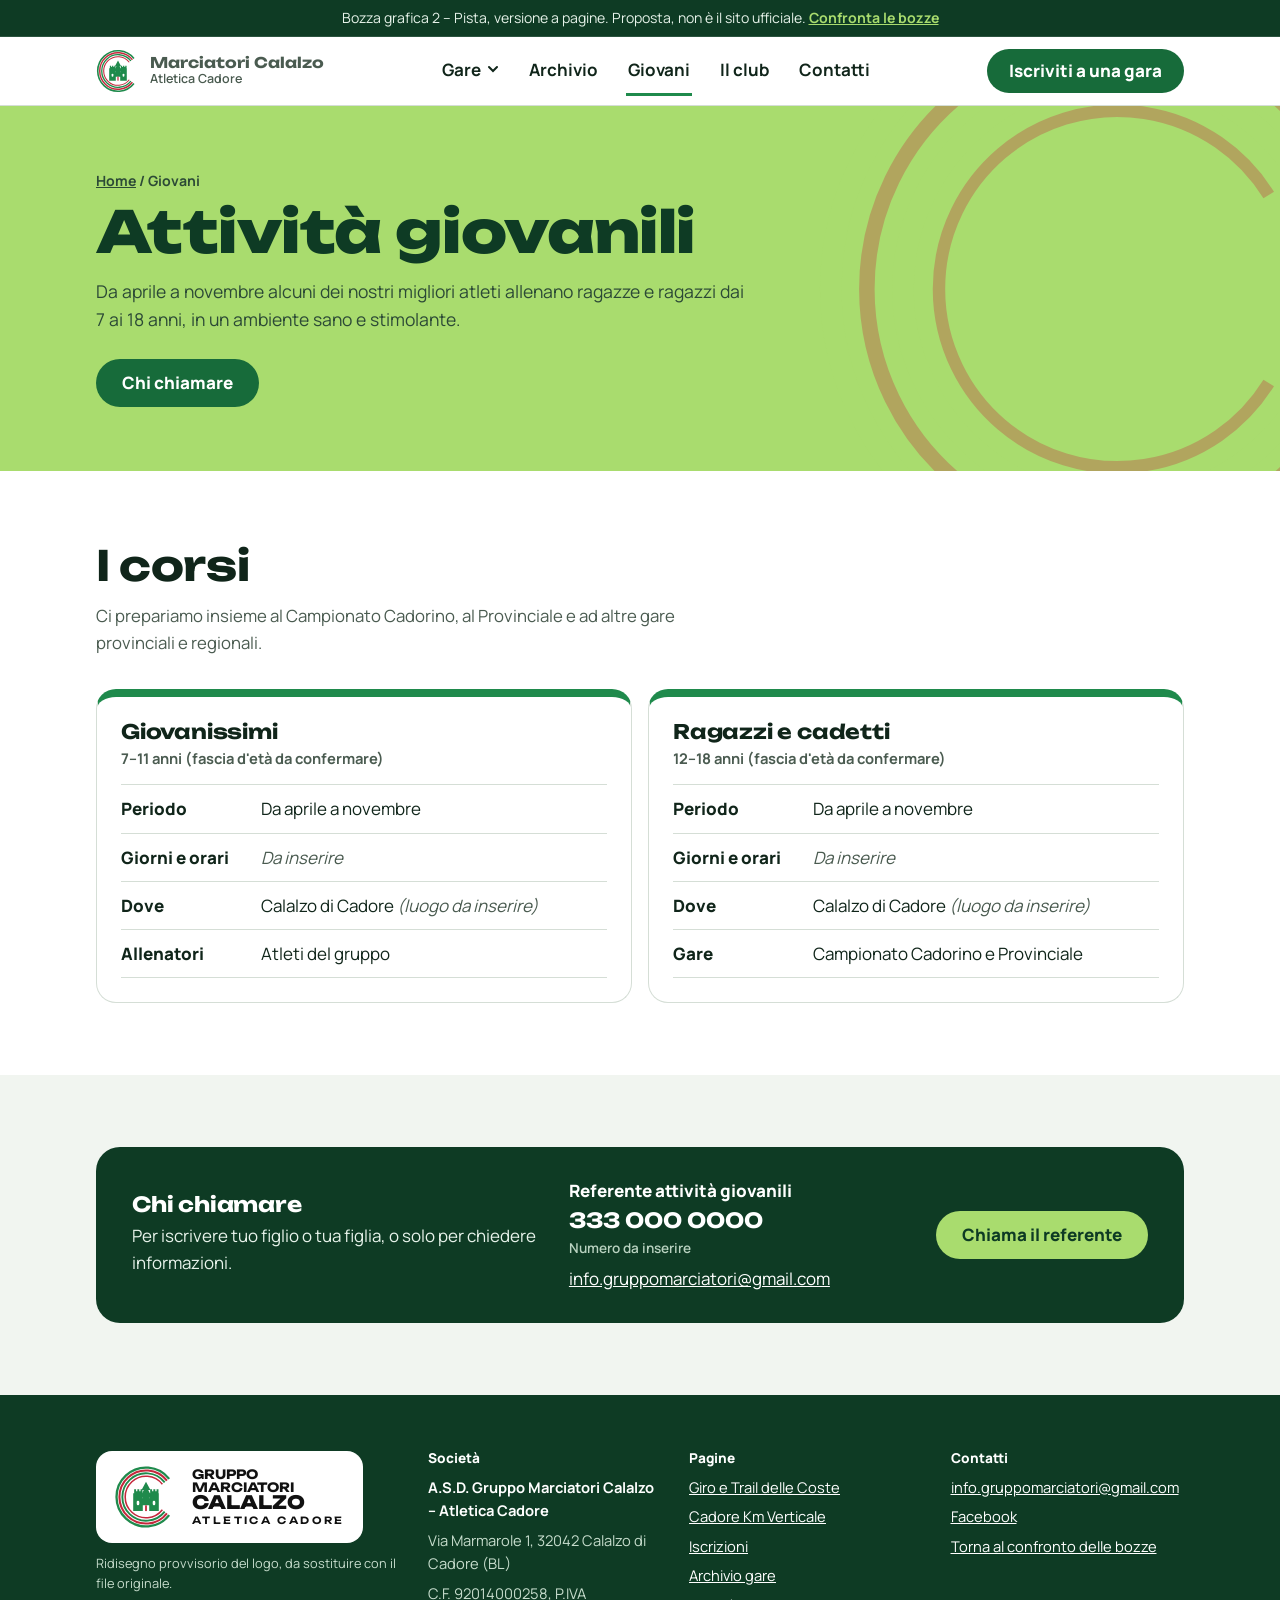
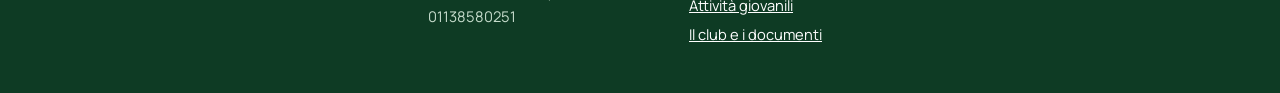
<file: bozza-2-pagine/giovani.html>
<!doctype html>
<html lang="it">
<head>
<meta charset="utf-8">
<meta name="viewport" content="width=device-width, initial-scale=1">
<title>Attività giovanili – Marciatori Calalzo – Bozza 2</title>
<meta name="description" content="Corsi di corsa per ragazze e ragazzi dai 7 ai 18 anni, da aprile a novembre, a Calalzo di Cadore.">
<meta name="robots" content="noindex">
<link rel="preconnect" href="https://fonts.googleapis.com">
<link rel="preconnect" href="https://fonts.gstatic.com" crossorigin>
<link href="https://fonts.googleapis.com/css2?family=Manrope:wght@400;500;600;700;800&family=Unbounded:wght@500;600;700;800&display=swap" rel="stylesheet">
<link rel="stylesheet" href="style.css">
</head>
<body>

<svg width="0" height="0" style="position:absolute" aria-hidden="true">
  <defs>
    <!-- Ridisegno provvisorio del marchio: anelli a "C" + torri + abete -->
    <symbol id="mark" viewBox="0 0 100 100">
      <path d="M86.2 21.7A46 46 0 1 0 86.2 78.3" fill="none" stroke="#1F8A4C" stroke-width="3.6"/>
      <path d="M82.7 24.5A41.5 41.5 0 1 0 82.7 75.5" fill="none" stroke="#C4283C" stroke-width="3.2"/>
      <path d="M79.2 27.2A37 37 0 1 0 79.2 72.8" fill="none" stroke="#1F8A4C" stroke-width="3"/>
      <path d="M75.6 30A32.5 32.5 0 1 0 75.6 70" fill="none" stroke="#C4283C" stroke-width="2.4"/>
      <g fill="#1F8A4C">
        <path d="M30 72V44h1.5v-6h3v3h2v-3h3v3h2v-3h3v6H45v28z"/>
        <path d="M55 72V44h1.5v-6h3v3h2v-3h3v3h2v-3h3v6H70v28z"/>
        <path d="M50 26l-7 13h3.5L41 50h4.5L39 63h22l-6.5-13H59l-5.5-11H57z"/>
      </g>
      <rect x="48.6" y="63" width="2.8" height="9" fill="#C4283C"/>
      <rect x="35.5" y="56" width="4" height="7" rx="2" fill="#fff"/>
      <rect x="60.5" y="56" width="4" height="7" rx="2" fill="#fff"/>
    </symbol>
    <!-- Anelli della pista (emblema e decorazione delle fasce) -->
    <symbol id="rings" viewBox="0 0 200 200">
      <path d="M180.6 52.3A92 92 0 1 0 180.6 147.7" fill="none" stroke="#A9DC6E" stroke-width="7"/>
      <path d="M170.8 58.1A80.5 80.5 0 1 0 170.8 141.9" fill="none" stroke="#C4283C" stroke-width="5"/>
      <path d="M161 63.9A69 69 0 1 0 161 136.1" fill="none" stroke="#A9DC6E" stroke-width="7"/>
      <path d="M151.2 69.7A57.5 57.5 0 1 0 151.2 130.3" fill="none" stroke="#C4283C" stroke-width="4"/>
    </symbol>
  </defs>
</svg>

<div class="draft">Bozza grafica 2 – Pista, versione a pagine. Proposta, non è il sito ufficiale. <a href="../index.html">Confronta le bozze</a></div>

<header class="head">
  <div class="wrap">
    <a class="brand" href="index.html" aria-label="Gruppo Marciatori Calalzo, pagina iniziale">
      <svg aria-hidden="true"><use href="#mark"/></svg>
      <span><b>Marciatori Calalzo</b><span>Atletica Cadore</span></span>
    </a>
    <nav class="nav" aria-label="Menu principale">
      <div class="dd">
        <button class="dd-btn" type="button" aria-expanded="false" aria-controls="ddGare" id="ddBtn">Gare <svg viewBox="0 0 12 12" aria-hidden="true"><path d="M2 4l4 4 4-4" fill="none" stroke="currentColor" stroke-width="2" stroke-linecap="round"/></svg></button>
        <div class="dd-menu" id="ddGare">
          <a href="giro-delle-coste.html"><b>Giro e Trail delle Coste</b><span>1 maggio, Calalzo di Cadore</span></a>
          <a href="km-verticale.html"><b>Cadore Km Verticale</b><span>Fine agosto, da Vallesella alla Croda</span></a>
        </div>
      </div>
      <a href="archivio.html">Archivio</a>
      <a href="giovani.html" aria-current="page">Giovani</a>
      <a href="club.html">Il club</a>
      <a href="contatti.html">Contatti</a>
    </nav>
    <a class="btn btn-g" href="iscrizione.html">Iscriviti a una gara</a>
    <button class="menu-btn" type="button" aria-expanded="false" aria-controls="panel" id="menuBtn" aria-label="Apri il menu">
      <svg viewBox="0 0 22 22" aria-hidden="true"><path d="M3 6h16M3 11h16M3 16h16" stroke="currentColor" stroke-width="2.2" stroke-linecap="round"/></svg>
    </button>
  </div>
</header>

<div class="panel-bg" id="panelBg"></div>
<div class="panel" id="panel" role="dialog" aria-modal="true" aria-label="Menu" aria-hidden="true">
  <div class="panel-top">
    <p>Menu</p>
    <button class="close" type="button" id="panelClose" aria-label="Chiudi il menu">×</button>
  </div>
  <div class="panel-races">
    <a href="giro-delle-coste.html"><b>Giro e Trail delle Coste</b><span>7 o 16 km, 1 maggio</span></a>
    <a href="km-verticale.html"><b>Cadore Km Verticale</b><span>2,7 km e 1000 m di salita, fine agosto</span></a>
  </div>
  <nav aria-label="Menu mobile">
    <a href="index.html">Home</a>
    <a href="archivio.html">Archivio gare</a>
    <a href="giovani.html" aria-current="page">Giovani</a>
    <a href="club.html">Il club</a>
    <a href="contatti.html">Contatti</a>
  </nav>
  <a class="btn btn-l" href="iscrizione.html">Iscriviti a una gara</a>
</div>

<main id="main">
<div class="ph-band light">
  <svg class="rings-bg" aria-hidden="true"><use href="#rings"/></svg>
  <div class="wrap">
    <p class="crumb"><a href="index.html">Home</a> / Giovani</p>
    <h1>Attività giovanili</h1>
    <p class="lead">Da aprile a novembre alcuni dei nostri migliori atleti allenano ragazze e ragazzi dai 7 ai 18 anni, in un ambiente sano e stimolante.</p>
    <div class="cta">
      <a class="btn btn-g" href="#chiamare">Chi chiamare</a>
    </div>
  </div>
</div>

<section aria-labelledby="corsi-title">
  <div class="wrap">
    <div class="sec-head">
      <h2 id="corsi-title">I corsi</h2>
      <p>Ci prepariamo insieme al Campionato Cadorino, al Provinciale e ad altre gare provinciali e regionali.</p>
    </div>
    <div class="yg">
      <article class="course">
        <h2>Giovanissimi</h2>
        <p class="age">7–11 anni (fascia d'età da confermare)</p>
        <dl>
          <div><dt>Periodo</dt><dd>Da aprile a novembre</dd></div>
          <div><dt>Giorni e orari</dt><dd class="tbd">Da inserire</dd></div>
          <div><dt>Dove</dt><dd>Calalzo di Cadore <span class="tbd">(luogo da inserire)</span></dd></div>
          <div><dt>Allenatori</dt><dd>Atleti del gruppo</dd></div>
        </dl>
      </article>
      <article class="course">
        <h2>Ragazzi e cadetti</h2>
        <p class="age">12–18 anni (fascia d'età da confermare)</p>
        <dl>
          <div><dt>Periodo</dt><dd>Da aprile a novembre</dd></div>
          <div><dt>Giorni e orari</dt><dd class="tbd">Da inserire</dd></div>
          <div><dt>Dove</dt><dd>Calalzo di Cadore <span class="tbd">(luogo da inserire)</span></dd></div>
          <div><dt>Gare</dt><dd>Campionato Cadorino e Provinciale</dd></div>
        </dl>
      </article>
    </div>
  </div>
</section>

<section class="alt" id="chiamare" aria-labelledby="call-title">
  <div class="wrap">
    <div class="call">
      <div>
        <h2 id="call-title">Chi chiamare</h2>
        <p style="margin-top:6px">Per iscrivere tuo figlio o tua figlia, o solo per chiedere informazioni.</p>
      </div>
      <div>
        <p class="who">Referente attività giovanili</p>
        <p class="phone">333 000 0000<small>Numero da inserire</small></p>
        <p style="margin-top:6px"><a href="mailto:info.gruppomarciatori@gmail.com">info.gruppomarciatori@gmail.com</a></p>
      </div>
      <div class="cta">
        <a class="btn btn-l" href="tel:">Chiama il referente</a>
      </div>
    </div>
  </div>
</section>
</main>

<footer class="foot">
  <div class="wrap foot-grid">
    <div>
      <div class="lockup" role="img" aria-label="Logo Gruppo Marciatori Calalzo Atletica Cadore">
        <svg aria-hidden="true"><use href="#mark"/></svg>
        <div class="wm" aria-hidden="true"><span>Gruppo</span><span>Marciatori</span><strong>Calalzo</strong><small>Atletica Cadore</small></div>
      </div>
      <p class="note">Ridisegno provvisorio del logo, da sostituire con il file originale.</p>
    </div>
    <div>
      <h2>Società</h2>
      <p><b style="color:#fff">A.S.D. Gruppo Marciatori Calalzo – Atletica Cadore</b></p>
      <p>Via Marmarole 1, 32042 Calalzo di Cadore (BL)</p>
      <p>C.F. 92014000258, P.IVA 01138580251</p>
    </div>
    <div>
      <h2>Pagine</h2>
      <ul>
        <li><a href="giro-delle-coste.html">Giro e Trail delle Coste</a></li>
        <li><a href="km-verticale.html">Cadore Km Verticale</a></li>
        <li><a href="iscrizione.html">Iscrizioni</a></li>
        <li><a href="archivio.html">Archivio gare</a></li>
        <li><a href="giovani.html">Attività giovanili</a></li>
        <li><a href="club.html">Il club e i documenti</a></li>
      </ul>
    </div>
    <div>
      <h2>Contatti</h2>
      <p><a href="mailto:info.gruppomarciatori@gmail.com">info.gruppomarciatori@gmail.com</a></p>
      <p><a href="https://www.facebook.com/profile.php?id=100063871909524" rel="noopener">Facebook</a></p>
      <p><a href="../index.html">Torna al confronto delle bozze</a></p>
    </div>
  </div>
</footer>

<script src="app.js"></script>
</body>
</html>
</file>
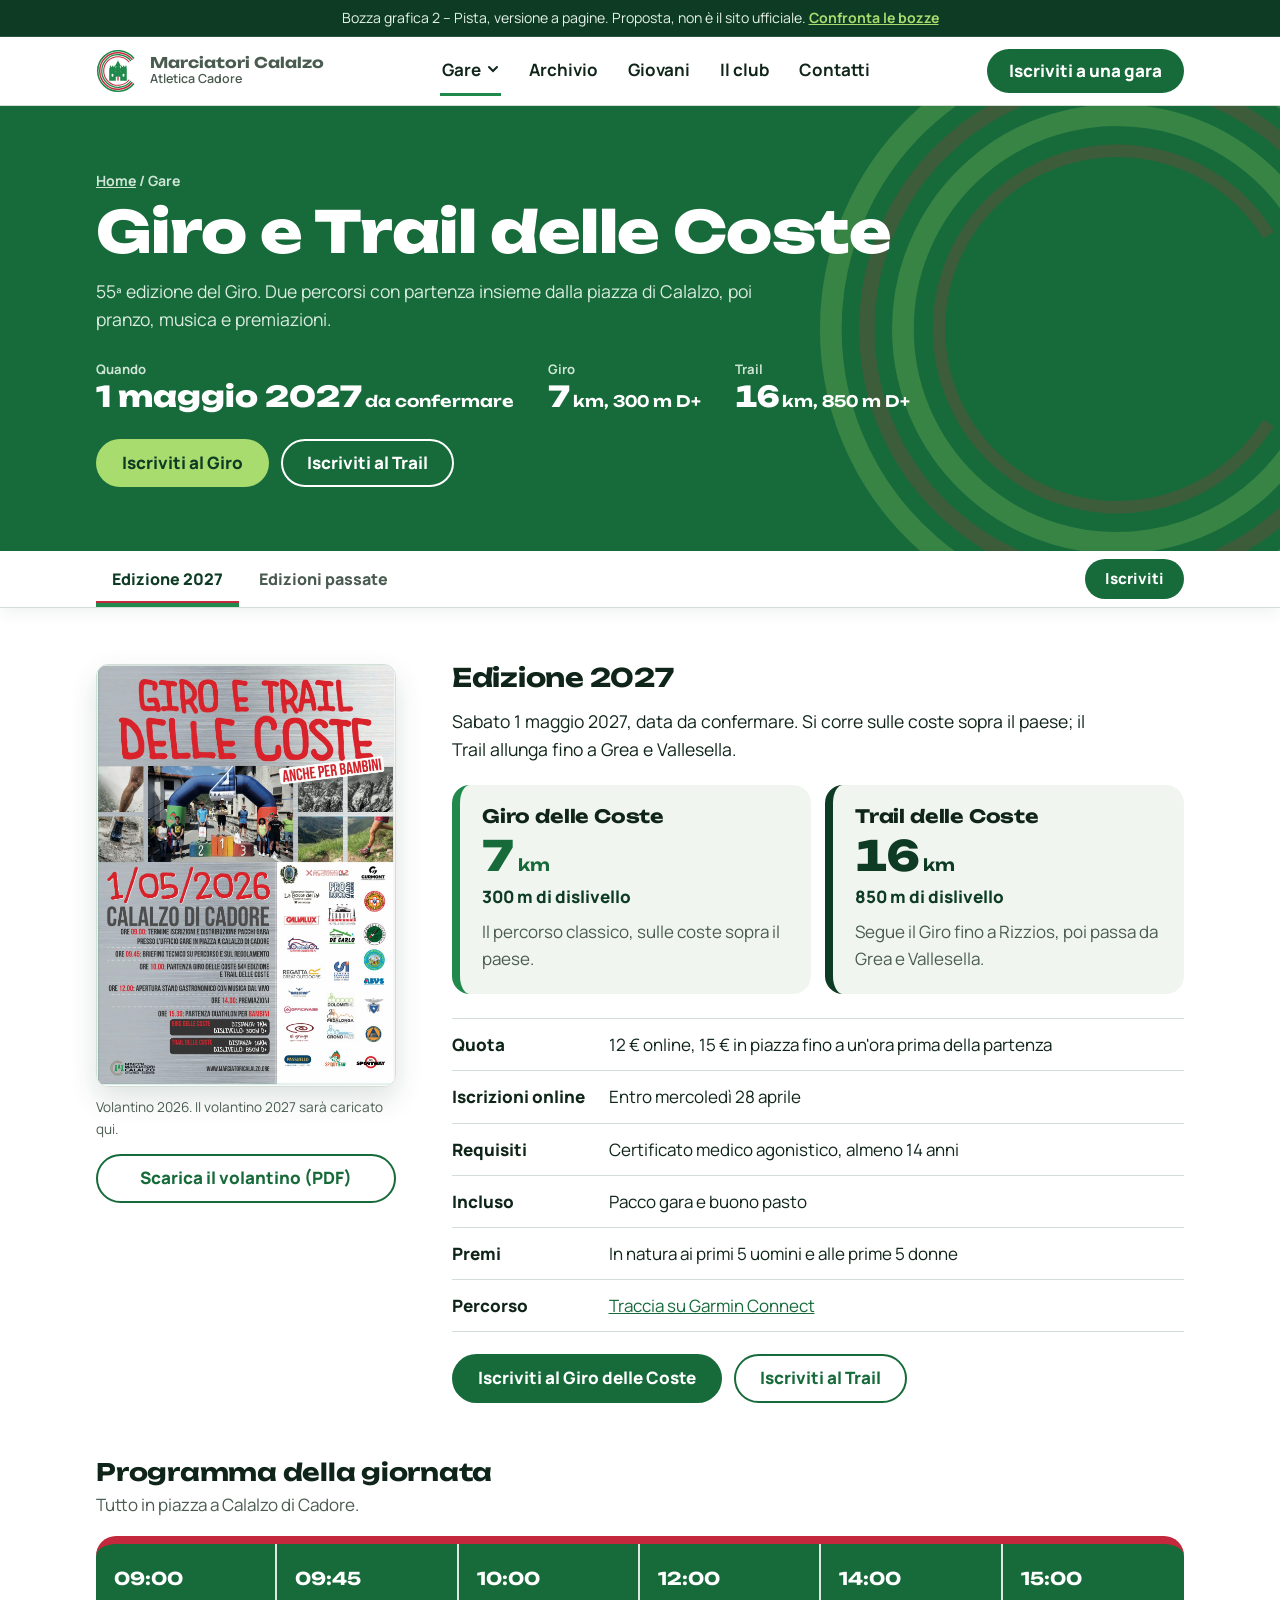
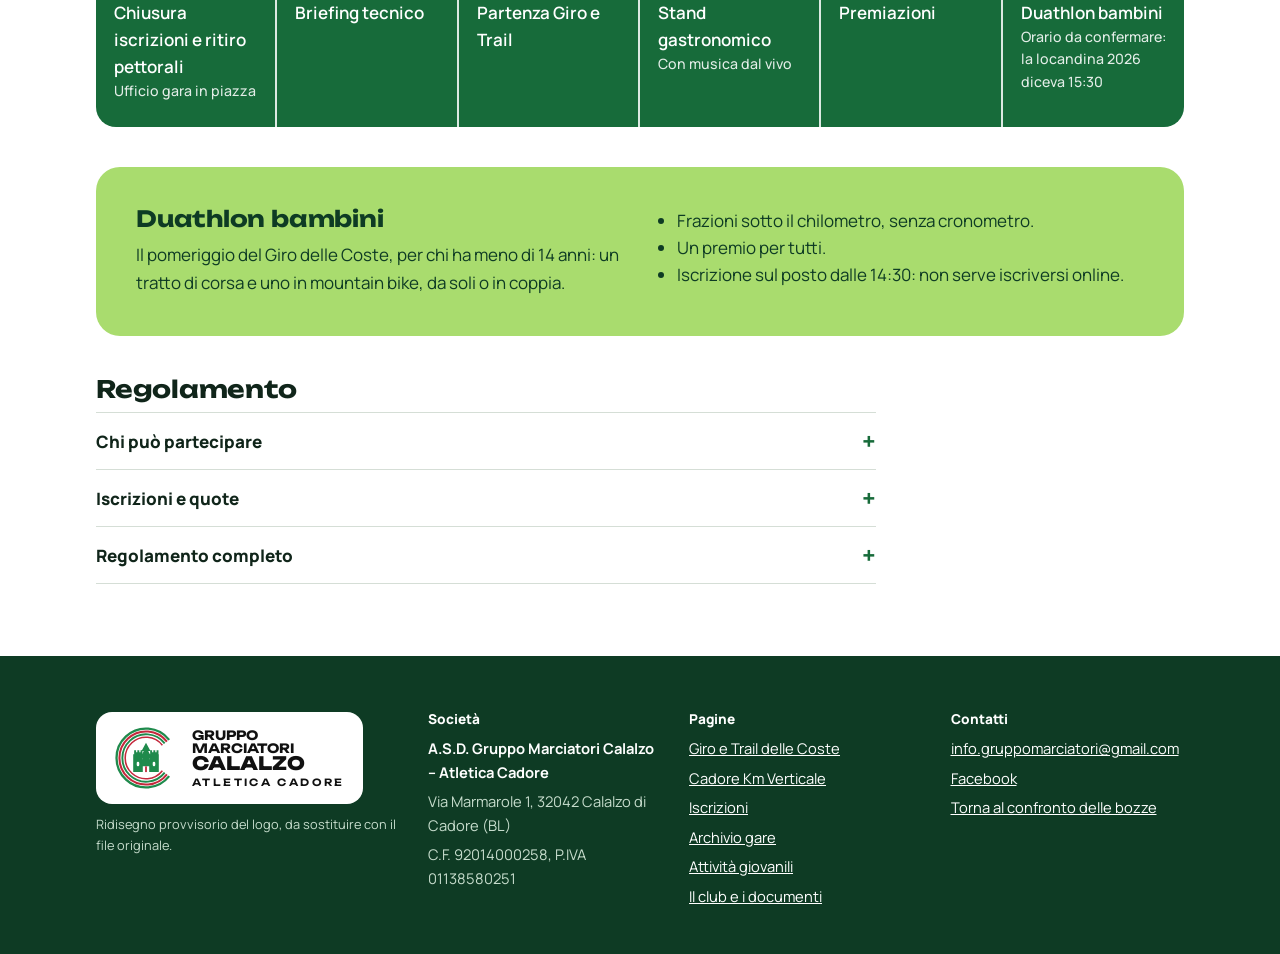
<file: bozza-2-pagine/giro-delle-coste.html>
<!doctype html>
<html lang="it">
<head>
<meta charset="utf-8">
<meta name="viewport" content="width=device-width, initial-scale=1">
<title>Giro e Trail delle Coste – Marciatori Calalzo – Bozza 2</title>
<meta name="description" content="Giro delle Coste (7 km) e Trail delle Coste (16 km) il 1° maggio a Calalzo di Cadore: programma, volantino, iscrizioni, classifiche e foto.">
<meta name="robots" content="noindex">
<link rel="preconnect" href="https://fonts.googleapis.com">
<link rel="preconnect" href="https://fonts.gstatic.com" crossorigin>
<link href="https://fonts.googleapis.com/css2?family=Manrope:wght@400;500;600;700;800&family=Unbounded:wght@500;600;700;800&display=swap" rel="stylesheet">
<link rel="stylesheet" href="style.css">
</head>
<body>

<svg width="0" height="0" style="position:absolute" aria-hidden="true">
  <defs>
    <!-- Ridisegno provvisorio del marchio: anelli a "C" + torri + abete -->
    <symbol id="mark" viewBox="0 0 100 100">
      <path d="M86.2 21.7A46 46 0 1 0 86.2 78.3" fill="none" stroke="#1F8A4C" stroke-width="3.6"/>
      <path d="M82.7 24.5A41.5 41.5 0 1 0 82.7 75.5" fill="none" stroke="#C4283C" stroke-width="3.2"/>
      <path d="M79.2 27.2A37 37 0 1 0 79.2 72.8" fill="none" stroke="#1F8A4C" stroke-width="3"/>
      <path d="M75.6 30A32.5 32.5 0 1 0 75.6 70" fill="none" stroke="#C4283C" stroke-width="2.4"/>
      <g fill="#1F8A4C">
        <path d="M30 72V44h1.5v-6h3v3h2v-3h3v3h2v-3h3v6H45v28z"/>
        <path d="M55 72V44h1.5v-6h3v3h2v-3h3v3h2v-3h3v6H70v28z"/>
        <path d="M50 26l-7 13h3.5L41 50h4.5L39 63h22l-6.5-13H59l-5.5-11H57z"/>
      </g>
      <rect x="48.6" y="63" width="2.8" height="9" fill="#C4283C"/>
      <rect x="35.5" y="56" width="4" height="7" rx="2" fill="#fff"/>
      <rect x="60.5" y="56" width="4" height="7" rx="2" fill="#fff"/>
    </symbol>
    <!-- Anelli della pista (emblema e decorazione delle fasce) -->
    <symbol id="rings" viewBox="0 0 200 200">
      <path d="M180.6 52.3A92 92 0 1 0 180.6 147.7" fill="none" stroke="#A9DC6E" stroke-width="7"/>
      <path d="M170.8 58.1A80.5 80.5 0 1 0 170.8 141.9" fill="none" stroke="#C4283C" stroke-width="5"/>
      <path d="M161 63.9A69 69 0 1 0 161 136.1" fill="none" stroke="#A9DC6E" stroke-width="7"/>
      <path d="M151.2 69.7A57.5 57.5 0 1 0 151.2 130.3" fill="none" stroke="#C4283C" stroke-width="4"/>
    </symbol>
  </defs>
</svg>

<div class="draft">Bozza grafica 2 – Pista, versione a pagine. Proposta, non è il sito ufficiale. <a href="../index.html">Confronta le bozze</a></div>

<header class="head">
  <div class="wrap">
    <a class="brand" href="index.html" aria-label="Gruppo Marciatori Calalzo, pagina iniziale">
      <svg aria-hidden="true"><use href="#mark"/></svg>
      <span><b>Marciatori Calalzo</b><span>Atletica Cadore</span></span>
    </a>
    <nav class="nav" aria-label="Menu principale">
      <div class="dd">
        <button class="dd-btn current" type="button" aria-expanded="false" aria-controls="ddGare" id="ddBtn">Gare <svg viewBox="0 0 12 12" aria-hidden="true"><path d="M2 4l4 4 4-4" fill="none" stroke="currentColor" stroke-width="2" stroke-linecap="round"/></svg></button>
        <div class="dd-menu" id="ddGare">
          <a href="giro-delle-coste.html" aria-current="page"><b>Giro e Trail delle Coste</b><span>1 maggio, Calalzo di Cadore</span></a>
          <a href="km-verticale.html"><b>Cadore Km Verticale</b><span>Fine agosto, da Vallesella alla Croda</span></a>
        </div>
      </div>
      <a href="archivio.html">Archivio</a>
      <a href="giovani.html">Giovani</a>
      <a href="club.html">Il club</a>
      <a href="contatti.html">Contatti</a>
    </nav>
    <a class="btn btn-g" href="iscrizione.html">Iscriviti a una gara</a>
    <button class="menu-btn" type="button" aria-expanded="false" aria-controls="panel" id="menuBtn" aria-label="Apri il menu">
      <svg viewBox="0 0 22 22" aria-hidden="true"><path d="M3 6h16M3 11h16M3 16h16" stroke="currentColor" stroke-width="2.2" stroke-linecap="round"/></svg>
    </button>
  </div>
</header>

<div class="panel-bg" id="panelBg"></div>
<div class="panel" id="panel" role="dialog" aria-modal="true" aria-label="Menu" aria-hidden="true">
  <div class="panel-top">
    <p>Menu</p>
    <button class="close" type="button" id="panelClose" aria-label="Chiudi il menu">×</button>
  </div>
  <div class="panel-races">
    <a href="giro-delle-coste.html" aria-current="page"><b>Giro e Trail delle Coste</b><span>7 o 16 km, 1 maggio</span></a>
    <a href="km-verticale.html"><b>Cadore Km Verticale</b><span>2,7 km e 1000 m di salita, fine agosto</span></a>
  </div>
  <nav aria-label="Menu mobile">
    <a href="index.html">Home</a>
    <a href="archivio.html">Archivio gare</a>
    <a href="giovani.html">Giovani</a>
    <a href="club.html">Il club</a>
    <a href="contatti.html">Contatti</a>
  </nav>
  <a class="btn btn-l" href="iscrizione.html">Iscriviti a una gara</a>
</div>

<main id="main">
<div class="ph-band giro">
  <svg class="rings-bg" aria-hidden="true"><use href="#rings"/></svg>
  <div class="wrap">
    <p class="crumb"><a href="index.html">Home</a> / Gare</p>
    <h1>Giro e Trail delle Coste</h1>
    <p class="lead">55ª edizione del Giro. Due percorsi con partenza insieme dalla piazza di Calalzo, poi pranzo, musica e premiazioni.</p>
    <dl class="ph-stats">
      <div><dt>Quando</dt><dd>1 maggio 2027<small>da confermare</small></dd></div>
      <div><dt>Giro</dt><dd class="num">7<small>km, 300 m D+</small></dd></div>
      <div><dt>Trail</dt><dd class="num">16<small>km, 850 m D+</small></dd></div>
    </dl>
    <div class="cta">
      <a class="btn btn-l" href="iscrizione.html?gara=giro">Iscriviti al Giro</a>
      <a class="btn btn-w" href="iscrizione.html?gara=trail">Iscriviti al Trail</a>
    </div>
  </div>
</div>

<div class="subnav">
  <div class="wrap">
    <div class="tablist" role="tablist" aria-label="Giro delle Coste">
      <button class="tab" role="tab" id="t-cur" data-hash="edizione-2027" aria-controls="p-cur" aria-selected="true">Edizione 2027</button>
      <button class="tab" role="tab" id="t-past" data-hash="edizioni-passate" aria-controls="p-past" aria-selected="false" tabindex="-1">Edizioni passate</button>
    </div>
    <a class="btn btn-g" href="iscrizione.html?gara=giro">Iscriviti</a>
  </div>
</div>

<div role="tabpanel" id="p-cur" aria-labelledby="t-cur" tabindex="0">
  <div class="wrap">
    <div class="ed">
      <figure class="flyer">
        <img src="../assets/img/locandina-2026.jpg" alt="Volantino del Giro e Trail delle Coste 2026: 1 maggio, Calalzo di Cadore, programma e sponsor" loading="lazy">
        <figcaption>Volantino 2026. Il volantino 2027 sarà caricato qui.</figcaption>
        <a class="btn btn-o" href="#">Scarica il volantino (PDF)</a>
      </figure>

      <div>
        <h2 style="font-size:1.6rem;margin-bottom:14px">Edizione 2027</h2>
        <p class="lead" style="color:var(--ink);margin-bottom:22px">Sabato 1 maggio 2027, data da confermare. Si corre sulle coste sopra il paese; il Trail allunga fino a Grea e Vallesella.</p>
        <div class="dist">
          <article>
            <h3>Giro delle Coste</h3>
            <p class="km num">7<small>km</small></p>
            <p class="dplus">300 m di dislivello</p>
            <p>Il percorso classico, sulle coste sopra il paese.</p>
          </article>
          <article>
            <h3>Trail delle Coste</h3>
            <p class="km num">16<small>km</small></p>
            <p class="dplus">850 m di dislivello</p>
            <p>Segue il Giro fino a Rizzios, poi passa da Grea e Vallesella.</p>
          </article>
        </div>
        <ul class="facts">
          <li><b>Quota</b><span>12 € online, 15 € in piazza fino a un'ora prima della partenza</span></li>
          <li><b>Iscrizioni online</b><span>Entro mercoledì 28 aprile</span></li>
          <li><b>Requisiti</b><span>Certificato medico agonistico, almeno 14 anni</span></li>
          <li><b>Incluso</b><span>Pacco gara e buono pasto</span></li>
          <li><b>Premi</b><span>In natura ai primi 5 uomini e alle prime 5 donne</span></li>
          <li><b>Percorso</b><span><a href="https://connect.garmin.com/modern/course/436679580" rel="noopener">Traccia su Garmin Connect</a></span></li>
        </ul>
        <div class="cta">
          <a class="btn btn-g" href="iscrizione.html?gara=giro">Iscriviti al Giro delle Coste</a>
          <a class="btn btn-o" href="iscrizione.html?gara=trail">Iscriviti al Trail</a>
        </div>
      </div>
    </div>

    <div class="prog">
      <h2>Programma della giornata</h2>
      <p>Tutto in piazza a Calalzo di Cadore.</p>
      <ol class="lanes">
        <li><time>09:00</time><span>Chiusura iscrizioni e ritiro pettorali<small>Ufficio gara in piazza</small></span></li>
        <li><time>09:45</time><span>Briefing tecnico</span></li>
        <li><time>10:00</time><span>Partenza Giro e Trail</span></li>
        <li><time>12:00</time><span>Stand gastronomico<small>Con musica dal vivo</small></span></li>
        <li><time>14:00</time><span>Premiazioni</span></li>
        <li><time>15:00</time><span>Duathlon bambini<small>Orario da confermare: la locandina 2026 diceva 15:30</small></span></li>
      </ol>
    </div>

    <div class="duo">
      <div>
        <h2>Duathlon bambini</h2>
        <p>Il pomeriggio del Giro delle Coste, per chi ha meno di 14 anni: un tratto di corsa e uno in mountain bike, da soli o in coppia.</p>
      </div>
      <ul>
        <li>Frazioni sotto il chilometro, senza cronometro.</li>
        <li>Un premio per tutti.</li>
        <li>Iscrizione sul posto dalle 14:30: non serve iscriversi online.</li>
      </ul>
    </div>

    <div class="rules">
      <h2>Regolamento</h2>
      <details>
        <summary>Chi può partecipare</summary>
        <ul>
          <li>Tesserati e non tesserati con certificato medico agonistico, dai 14 anni in su.</li>
          <li>Il certificato si carica con l'iscrizione o si manda dopo, entro il giorno prima della gara. Senza certificato approvato non si ritira il pettorale.</li>
        </ul>
      </details>
      <details>
        <summary>Iscrizioni e quote</summary>
        <ul>
          <li>Online entro mercoledì 28 aprile, 12 €. Si paga online, con bonifico o in contanti al ritiro del pettorale.</li>
          <li>La mattina della gara in piazza fino a un'ora prima della partenza, 15 €.</li>
        </ul>
      </details>
      <details>
        <summary>Regolamento completo</summary>
        <ul>
          <li><a href="#">Scarica il regolamento (PDF)</a></li>
        </ul>
      </details>
    </div>
  </div>
</div>

<div role="tabpanel" id="p-past" aria-labelledby="t-past" tabindex="0" hidden>
  <div class="wrap">
    <h2 style="font-size:1.6rem;margin-bottom:10px">Edizioni passate</h2>
    <p class="past-intro">Classifiche e foto di ogni edizione. Puoi scaricare le foto una per una o tutto l'album.</p>
    <div class="years" data-years="giro"></div>
    <div class="archive">
      <h3>Archivio classifiche</h3>
      <ul>
        <li><a href="#">2014</a></li>
        <li><a href="#">2013</a></li>
        <li><a href="#">2012</a></li>
        <li><a href="#">2011</a></li>
        <li><a href="#">2010</a></li>
        <li><a href="#">2009</a></li>
        <li><a href="#">2008</a></li>
        <li><a href="#">2007</a></li>
      </ul>
    </div>
  </div>
</div>
</main>

<footer class="foot">
  <div class="wrap foot-grid">
    <div>
      <div class="lockup" role="img" aria-label="Logo Gruppo Marciatori Calalzo Atletica Cadore">
        <svg aria-hidden="true"><use href="#mark"/></svg>
        <div class="wm" aria-hidden="true"><span>Gruppo</span><span>Marciatori</span><strong>Calalzo</strong><small>Atletica Cadore</small></div>
      </div>
      <p class="note">Ridisegno provvisorio del logo, da sostituire con il file originale.</p>
    </div>
    <div>
      <h2>Società</h2>
      <p><b style="color:#fff">A.S.D. Gruppo Marciatori Calalzo – Atletica Cadore</b></p>
      <p>Via Marmarole 1, 32042 Calalzo di Cadore (BL)</p>
      <p>C.F. 92014000258, P.IVA 01138580251</p>
    </div>
    <div>
      <h2>Pagine</h2>
      <ul>
        <li><a href="giro-delle-coste.html">Giro e Trail delle Coste</a></li>
        <li><a href="km-verticale.html">Cadore Km Verticale</a></li>
        <li><a href="iscrizione.html">Iscrizioni</a></li>
        <li><a href="archivio.html">Archivio gare</a></li>
        <li><a href="giovani.html">Attività giovanili</a></li>
        <li><a href="club.html">Il club e i documenti</a></li>
      </ul>
    </div>
    <div>
      <h2>Contatti</h2>
      <p><a href="mailto:info.gruppomarciatori@gmail.com">info.gruppomarciatori@gmail.com</a></p>
      <p><a href="https://www.facebook.com/profile.php?id=100063871909524" rel="noopener">Facebook</a></p>
      <p><a href="../index.html">Torna al confronto delle bozze</a></p>
    </div>
  </div>
</footer>

<script src="app.js"></script>
</body>
</html>
</file>
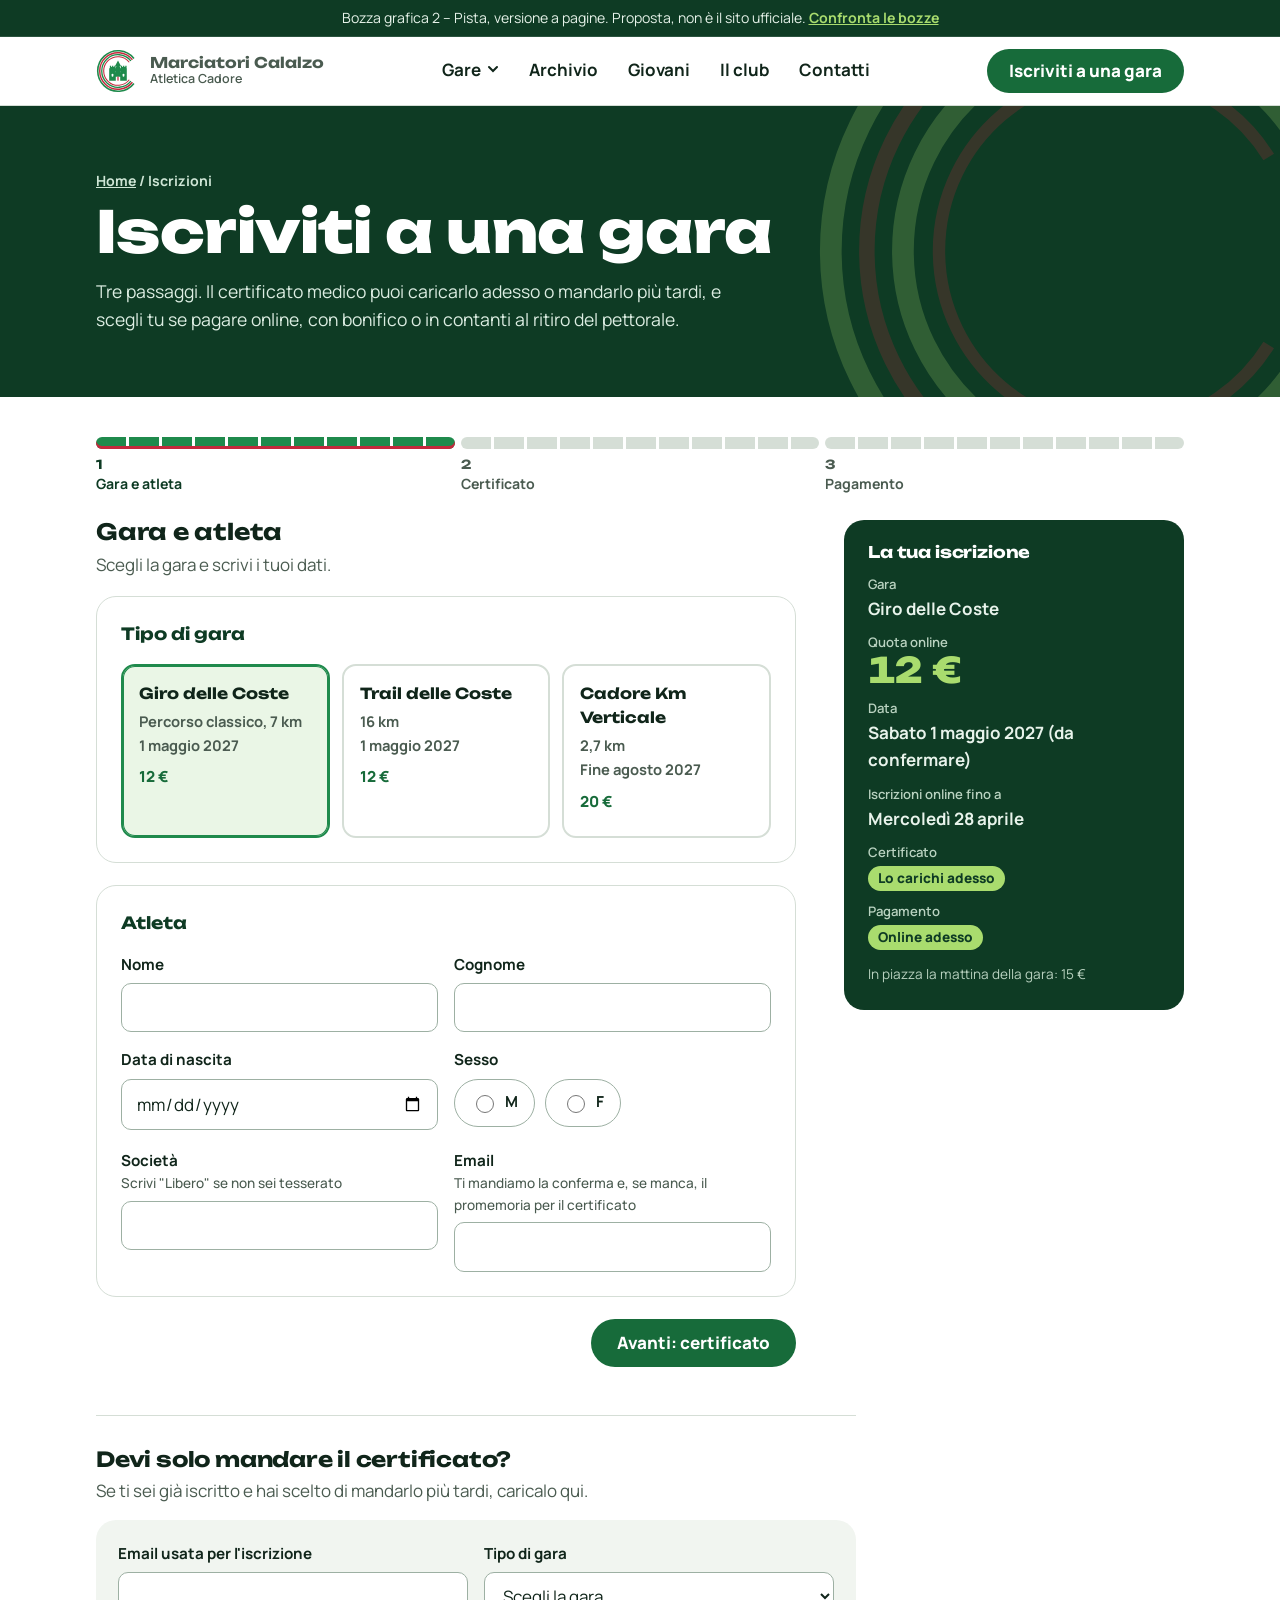
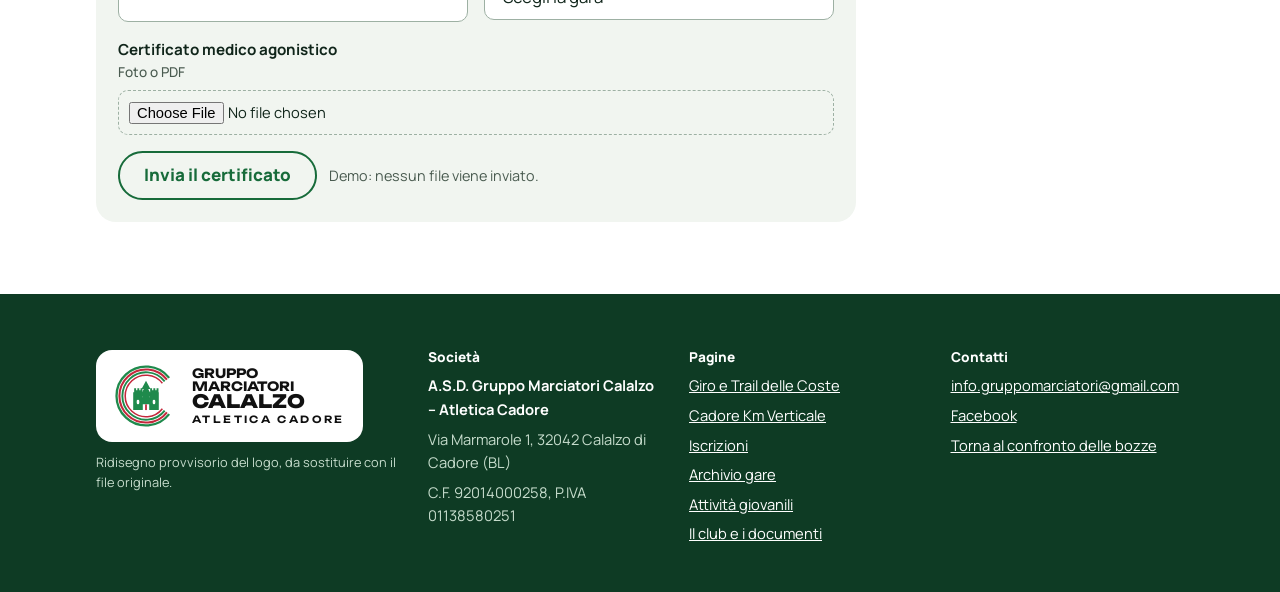
<file: bozza-2-pagine/iscrizione.html>
<!doctype html>
<html lang="it">
<head>
<meta charset="utf-8">
<meta name="viewport" content="width=device-width, initial-scale=1">
<title>Iscriviti a una gara – Marciatori Calalzo – Bozza 2</title>
<meta name="description" content="Iscrizione online al Giro delle Coste, al Trail delle Coste e al Cadore Km Verticale.">
<meta name="robots" content="noindex">
<link rel="preconnect" href="https://fonts.googleapis.com">
<link rel="preconnect" href="https://fonts.gstatic.com" crossorigin>
<link href="https://fonts.googleapis.com/css2?family=Manrope:wght@400;500;600;700;800&family=Unbounded:wght@500;600;700;800&display=swap" rel="stylesheet">
<link rel="stylesheet" href="style.css">
</head>
<body>

<svg width="0" height="0" style="position:absolute" aria-hidden="true">
  <defs>
    <!-- Ridisegno provvisorio del marchio: anelli a "C" + torri + abete -->
    <symbol id="mark" viewBox="0 0 100 100">
      <path d="M86.2 21.7A46 46 0 1 0 86.2 78.3" fill="none" stroke="#1F8A4C" stroke-width="3.6"/>
      <path d="M82.7 24.5A41.5 41.5 0 1 0 82.7 75.5" fill="none" stroke="#C4283C" stroke-width="3.2"/>
      <path d="M79.2 27.2A37 37 0 1 0 79.2 72.8" fill="none" stroke="#1F8A4C" stroke-width="3"/>
      <path d="M75.6 30A32.5 32.5 0 1 0 75.6 70" fill="none" stroke="#C4283C" stroke-width="2.4"/>
      <g fill="#1F8A4C">
        <path d="M30 72V44h1.5v-6h3v3h2v-3h3v3h2v-3h3v6H45v28z"/>
        <path d="M55 72V44h1.5v-6h3v3h2v-3h3v3h2v-3h3v6H70v28z"/>
        <path d="M50 26l-7 13h3.5L41 50h4.5L39 63h22l-6.5-13H59l-5.5-11H57z"/>
      </g>
      <rect x="48.6" y="63" width="2.8" height="9" fill="#C4283C"/>
      <rect x="35.5" y="56" width="4" height="7" rx="2" fill="#fff"/>
      <rect x="60.5" y="56" width="4" height="7" rx="2" fill="#fff"/>
    </symbol>
    <!-- Anelli della pista (emblema e decorazione delle fasce) -->
    <symbol id="rings" viewBox="0 0 200 200">
      <path d="M180.6 52.3A92 92 0 1 0 180.6 147.7" fill="none" stroke="#A9DC6E" stroke-width="7"/>
      <path d="M170.8 58.1A80.5 80.5 0 1 0 170.8 141.9" fill="none" stroke="#C4283C" stroke-width="5"/>
      <path d="M161 63.9A69 69 0 1 0 161 136.1" fill="none" stroke="#A9DC6E" stroke-width="7"/>
      <path d="M151.2 69.7A57.5 57.5 0 1 0 151.2 130.3" fill="none" stroke="#C4283C" stroke-width="4"/>
    </symbol>
  </defs>
</svg>

<div class="draft">Bozza grafica 2 – Pista, versione a pagine. Proposta, non è il sito ufficiale. <a href="../index.html">Confronta le bozze</a></div>

<header class="head">
  <div class="wrap">
    <a class="brand" href="index.html" aria-label="Gruppo Marciatori Calalzo, pagina iniziale">
      <svg aria-hidden="true"><use href="#mark"/></svg>
      <span><b>Marciatori Calalzo</b><span>Atletica Cadore</span></span>
    </a>
    <nav class="nav" aria-label="Menu principale">
      <div class="dd">
        <button class="dd-btn" type="button" aria-expanded="false" aria-controls="ddGare" id="ddBtn">Gare <svg viewBox="0 0 12 12" aria-hidden="true"><path d="M2 4l4 4 4-4" fill="none" stroke="currentColor" stroke-width="2" stroke-linecap="round"/></svg></button>
        <div class="dd-menu" id="ddGare">
          <a href="giro-delle-coste.html"><b>Giro e Trail delle Coste</b><span>1 maggio, Calalzo di Cadore</span></a>
          <a href="km-verticale.html"><b>Cadore Km Verticale</b><span>Fine agosto, da Vallesella alla Croda</span></a>
        </div>
      </div>
      <a href="archivio.html">Archivio</a>
      <a href="giovani.html">Giovani</a>
      <a href="club.html">Il club</a>
      <a href="contatti.html">Contatti</a>
    </nav>
    <a class="btn btn-g" href="iscrizione.html" aria-current="page">Iscriviti a una gara</a>
    <button class="menu-btn" type="button" aria-expanded="false" aria-controls="panel" id="menuBtn" aria-label="Apri il menu">
      <svg viewBox="0 0 22 22" aria-hidden="true"><path d="M3 6h16M3 11h16M3 16h16" stroke="currentColor" stroke-width="2.2" stroke-linecap="round"/></svg>
    </button>
  </div>
</header>

<div class="panel-bg" id="panelBg"></div>
<div class="panel" id="panel" role="dialog" aria-modal="true" aria-label="Menu" aria-hidden="true">
  <div class="panel-top">
    <p>Menu</p>
    <button class="close" type="button" id="panelClose" aria-label="Chiudi il menu">×</button>
  </div>
  <div class="panel-races">
    <a href="giro-delle-coste.html"><b>Giro e Trail delle Coste</b><span>7 o 16 km, 1 maggio</span></a>
    <a href="km-verticale.html"><b>Cadore Km Verticale</b><span>2,7 km e 1000 m di salita, fine agosto</span></a>
  </div>
  <nav aria-label="Menu mobile">
    <a href="index.html">Home</a>
    <a href="archivio.html">Archivio gare</a>
    <a href="giovani.html">Giovani</a>
    <a href="club.html">Il club</a>
    <a href="contatti.html">Contatti</a>
  </nav>
  <a class="btn btn-l" href="iscrizione.html">Iscriviti a una gara</a>
</div>

<main id="main">
<div class="ph-band">
  <svg class="rings-bg" aria-hidden="true"><use href="#rings"/></svg>
  <div class="wrap">
    <p class="crumb"><a href="index.html">Home</a> / Iscrizioni</p>
    <h1>Iscriviti a una gara</h1>
    <p class="lead">Tre passaggi. Il certificato medico puoi caricarlo adesso o mandarlo più tardi, e scegli tu se pagare online, con bonifico o in contanti al ritiro del pettorale.</p>
  </div>
</div>

<section aria-label="Modulo di iscrizione" style="padding-top:40px">
  <div class="wrap">
    <ol class="steps" id="steps" aria-label="Passaggi dell'iscrizione">
      <li aria-current="step"><b>1</b>Gara e atleta</li>
      <li><b>2</b>Certificato</li>
      <li><b>3</b>Pagamento</li>
    </ol>

    <div class="reg" id="regArea">
      <aside class="summary" aria-live="polite" id="summary">
        <h2>La tua iscrizione</h2>
        <dl>
          <div><dt>Gara</dt><dd id="s-gara">Giro delle Coste</dd></div>
          <div><dt>Quota online</dt><dd class="price num" id="s-quota">12 €</dd></div>
          <div class="s-more"><dt>Data</dt><dd id="s-data">Sabato 1 maggio 2027 (da confermare)</dd></div>
          <div class="s-more"><dt>Iscrizioni online fino a</dt><dd id="s-dead">Mercoledì 28 aprile</dd></div>
          <div class="s-more"><dt>Certificato</dt><dd><span class="st st-ok" id="s-cert">Lo carichi adesso</span></dd></div>
          <div class="s-more"><dt>Pagamento</dt><dd><span class="st st-ok" id="s-pag">Online adesso</span></dd></div>
        </dl>
        <p class="small s-more" id="s-day">In piazza la mattina della gara: 15 €</p>
      </aside>

      <form id="regForm" novalidate>
        <div class="errors" id="errors" role="alert" tabindex="-1">
          <p>Controlla questi campi prima di andare avanti:</p>
          <ul id="errList"></ul>
        </div>

        <!-- Passaggio 1 -->
        <div data-step="0">
          <div class="step-head"><h2>Gara e atleta</h2><p>Scegli la gara e scrivi i tuoi dati.</p></div>
          <fieldset style="margin-top:18px">
            <legend>Tipo di gara</legend>
            <div class="field" data-f="gara">
              <div class="races" role="radiogroup" aria-label="Tipo di gara">
                <div class="race-opt">
                  <input type="radio" name="gara" id="r-giro" value="giro" checked>
                  <label for="r-giro"><b>Giro delle Coste</b><span>Percorso classico, 7 km</span><span>1 maggio 2027</span><em>12 €</em></label>
                </div>
                <div class="race-opt">
                  <input type="radio" name="gara" id="r-trail" value="trail">
                  <label for="r-trail"><b>Trail delle Coste</b><span>16 km</span><span>1 maggio 2027</span><em>12 €</em></label>
                </div>
                <div class="race-opt">
                  <input type="radio" name="gara" id="r-kv" value="kv">
                  <label for="r-kv"><b>Cadore Km Verticale</b><span>2,7 km</span><span>Fine agosto 2027</span><em>20 €</em></label>
                </div>
              </div>
            </div>
          </fieldset>
          <fieldset style="margin-top:22px">
            <legend>Atleta</legend>
            <div class="grid2">
              <div class="field" data-f="nome"><label for="nome">Nome</label><input type="text" id="nome" autocomplete="given-name"><span class="err-msg">Scrivi il nome.</span></div>
              <div class="field" data-f="cognome"><label for="cognome">Cognome</label><input type="text" id="cognome" autocomplete="family-name"><span class="err-msg">Scrivi il cognome.</span></div>
              <div class="field" data-f="nascita"><label for="nascita">Data di nascita</label><input type="date" id="nascita" autocomplete="bday" min="1930-01-01"><span class="err-msg">Inserisci la data di nascita.</span></div>
              <div class="field" data-f="sesso"><span class="lbl" id="sesso-l">Sesso</span>
                <div class="seg" role="radiogroup" aria-labelledby="sesso-l">
                  <label><input type="radio" name="sesso" value="M"> M</label>
                  <label><input type="radio" name="sesso" value="F"> F</label>
                </div>
                <span class="err-msg">Scegli M o F: serve per la classifica.</span></div>
              <div class="field" data-f="societa"><label for="societa">Società<span class="hint">Scrivi "Libero" se non sei tesserato</span></label><input type="text" id="societa"><span class="err-msg">Scrivi la società, oppure "Libero".</span></div>
              <div class="field" data-f="email"><label for="email">Email<span class="hint">Ti mandiamo la conferma e, se manca, il promemoria per il certificato</span></label><input type="email" id="email" autocomplete="email"><span class="err-msg">Scrivi un'email valida, per esempio nome@esempio.it.</span></div>
            </div>
            <div class="field hidden" data-f="consenso" id="minorBox" style="margin-top:14px">
              <label class="check"><input type="checkbox" id="consenso"> Sono minorenne: per il Km Verticale serve il consenso di un genitore, che porterò firmato al ritiro del pettorale.</label>
              <span class="err-msg">Per il Km Verticale i minorenni devono avere il consenso di un genitore.</span>
            </div>
          </fieldset>
          <div class="step-nav" style="margin-top:22px">
            <button class="btn btn-g" type="button" data-next>Avanti: certificato</button>
          </div>
        </div>

        <!-- Passaggio 2 -->
        <div data-step="1" class="hidden">
          <div class="step-head"><h2>Certificato medico agonistico</h2><p>Serve per tutte e tre le gare. Lo controlla un responsabile della società.</p></div>
          <fieldset style="margin-top:18px">
            <legend>Quando lo mandi</legend>
            <div class="field" data-f="certmode">
              <div class="seg" role="radiogroup" aria-label="Certificato medico">
                <label><input type="radio" name="certmode" value="ora" checked> Lo carico adesso</label>
                <label><input type="radio" name="certmode" value="dopo"> Lo invio più tardi</label>
              </div>
            </div>
            <div class="field" data-f="certfile" id="certNow" style="margin-top:16px">
              <label for="certfile">Carica il certificato<span class="hint">Foto o PDF (jpg, png, pdf)</span></label>
              <input type="file" id="certfile" accept=".jpg,.jpeg,.png,.pdf,image/jpeg,image/png,application/pdf">
              <span class="err-msg">Carica il certificato, oppure scegli "Lo invio più tardi".</span>
            </div>
            <div class="later-note hidden" id="certLater">
              <p>Puoi caricarlo fino al giorno prima della gara dal link che ti mandiamo per email. Senza certificato approvato non puoi ritirare il pettorale.</p>
            </div>
          </fieldset>
          <div class="step-nav" style="margin-top:22px">
            <button class="btn btn-o" type="button" data-prev>Indietro</button>
            <button class="btn btn-g" type="button" data-next>Avanti: pagamento</button>
          </div>
        </div>

        <!-- Passaggio 3 -->
        <div data-step="2" class="hidden">
          <div class="step-head"><h2>Pagamento</h2><p>Scegli come paghi. Chi sceglie il bonifico lo controlliamo noi sul conto della società.</p></div>
          <fieldset style="margin-top:18px">
            <legend>Come paghi</legend>
            <div class="field" data-f="pag">
              <div class="seg" role="radiogroup" aria-label="Come paghi">
                <label><input type="radio" name="pag" value="online" checked> Online adesso</label>
                <label><input type="radio" name="pag" value="bonifico"> Bonifico</label>
                <label><input type="radio" name="pag" value="contanti"> Contanti al ritiro</label>
              </div>
            </div>
            <div class="pay-box" id="payOnline"><p>Paghi con carta o PayPal. Sul sito vero alla conferma si apre il pagamento sicuro di Wix; in questa demo il pagamento è simulato.</p></div>
            <div class="pay-box hidden" id="payBank">
              <p>Intestato a: <b>A.S.D. Gruppo Marciatori Calalzo</b></p>
              <p>IBAN: <code>IT64 E058 5661 0800 2757 1235 948</code></p>
              <p>Importo: <b id="bankAmount">12 €</b></p>
              <p>Causale: <code id="causale">Iscrizione Giro delle Coste 2027 – Cognome Nome</code></p>
              <p style="margin-top:8px;color:var(--muted)">Non serve mandare la ricevuta: controlliamo noi l'accredito sul conto della società.</p>
            </div>
            <div class="pay-box hidden" id="payCash"><p>Paghi in contanti quando ritiri il pettorale (<span id="cashWhere">ufficio gara in piazza a Calalzo</span>).</p></div>
          </fieldset>
          <fieldset style="margin-top:22px">
            <legend>Dichiarazioni</legend>
            <div class="field" data-f="reg"><label class="check"><input type="checkbox" id="c-reg"> Ho letto e accetto il regolamento della gara, e sollevo gli organizzatori da responsabilità per danni a persone o cose causati da me o subiti durante la gara.</label><span class="err-msg">Devi accettare il regolamento e l'esonero di responsabilità.</span></div>
            <div class="field" data-f="priv"><label class="check"><input type="checkbox" id="c-priv"> Acconsento al trattamento dei dati personali per gestire l'iscrizione e la classifica.</label><span class="err-msg">Serve il consenso al trattamento dei dati.</span></div>
          </fieldset>
          <div class="step-nav" style="margin-top:22px">
            <button class="btn btn-o" type="button" data-prev>Indietro</button>
            <button class="btn btn-g" type="submit" id="submitBtn">Conferma e paga 12 €</button>
            <p>Modulo dimostrativo: nessun dato viene inviato.</p>
          </div>
        </div>
      </form>
    </div>

    <div class="bib-wrap hidden" id="done" tabindex="-1">
      <h2>Iscrizione ricevuta</h2>
      <div class="bib" aria-label="Riepilogo iscrizione">
        <div class="bib-in">
          <span class="hole h1"></span><span class="hole h2"></span><span class="hole h3"></span><span class="hole h4"></span>
          <p class="race" id="b-gara">Giro delle Coste 2027</p>
          <p class="numero">N. —</p>
          <p class="numnote">Il numero di pettorale ti viene assegnato al ritiro.</p>
          <p class="who" id="b-nome">Nome Cognome</p>
          <p class="club" id="b-soc">Società</p>
          <dl>
            <div><dt>Certificato</dt><dd><span class="st" id="b-cert">Da inviare</span></dd></div>
            <div><dt>Pagamento</dt><dd><span class="st" id="b-pag">Pagato online</span></dd></div>
            <div><dt>Quota</dt><dd id="b-quota">12 €</dd></div>
            <div><dt>Data</dt><dd id="b-data">1 maggio 2027</dd></div>
            <div style="grid-column:1/-1"><dt>Ritiro pettorale</dt><dd id="b-ritiro">Ufficio gara in piazza</dd></div>
          </dl>
        </div>
      </div>
      <p class="demo-note"><b>Questa è una demo.</b> Nessun dato è stato inviato o salvato. Sul sito vero ti arriverebbe anche l'email di conferma<span id="b-mailnote"></span>.</p>
      <button class="btn btn-o" type="button" id="again">Fai un'altra iscrizione</button>
    </div>

    <div class="cert-later" id="certificato">
      <h2>Devi solo mandare il certificato?</h2>
      <p>Se ti sei già iscritto e hai scelto di mandarlo più tardi, caricalo qui.</p>
      <form id="certForm" novalidate>
        <div class="grid2">
          <div class="field" data-f="c2email"><label for="c2email">Email usata per l'iscrizione</label><input type="email" id="c2email" autocomplete="email"><span class="err-msg">Scrivi l'email con cui ti sei iscritto.</span></div>
          <div class="field" data-f="c2gara"><label for="c2gara">Tipo di gara</label>
            <select id="c2gara">
              <option value="">Scegli la gara</option>
              <option value="giro">Giro delle Coste – percorso classico, 7 km</option>
              <option value="trail">Trail delle Coste – 16 km</option>
              <option value="kv">Cadore Km Verticale – 2,7 km</option>
            </select><span class="err-msg">Scegli la gara a cui sei iscritto.</span></div>
        </div>
        <div class="field" data-f="c2file"><label for="c2file">Certificato medico agonistico<span class="hint">Foto o PDF</span></label><input type="file" id="c2file" accept=".jpg,.jpeg,.png,.pdf,image/jpeg,image/png,application/pdf"><span class="err-msg">Carica il file del certificato.</span></div>
        <div class="step-nav"><button class="btn btn-o" type="submit">Invia il certificato</button><p style="flex:1 1 200px">Demo: nessun file viene inviato.</p></div>
      </form>
      <div class="cert-ok hidden" id="certOk" tabindex="-1" role="status">
        <p><b>Certificato ricevuto, lo controlliamo.</b></p>
        <p>Ti scriviamo quando è approvato. Questa è una demo: nessun file è stato inviato.</p>
      </div>
    </div>
  </div>
</section>
</main>

<footer class="foot">
  <div class="wrap foot-grid">
    <div>
      <div class="lockup" role="img" aria-label="Logo Gruppo Marciatori Calalzo Atletica Cadore">
        <svg aria-hidden="true"><use href="#mark"/></svg>
        <div class="wm" aria-hidden="true"><span>Gruppo</span><span>Marciatori</span><strong>Calalzo</strong><small>Atletica Cadore</small></div>
      </div>
      <p class="note">Ridisegno provvisorio del logo, da sostituire con il file originale.</p>
    </div>
    <div>
      <h2>Società</h2>
      <p><b style="color:#fff">A.S.D. Gruppo Marciatori Calalzo – Atletica Cadore</b></p>
      <p>Via Marmarole 1, 32042 Calalzo di Cadore (BL)</p>
      <p>C.F. 92014000258, P.IVA 01138580251</p>
    </div>
    <div>
      <h2>Pagine</h2>
      <ul>
        <li><a href="giro-delle-coste.html">Giro e Trail delle Coste</a></li>
        <li><a href="km-verticale.html">Cadore Km Verticale</a></li>
        <li><a href="iscrizione.html">Iscrizioni</a></li>
        <li><a href="archivio.html">Archivio gare</a></li>
        <li><a href="giovani.html">Attività giovanili</a></li>
        <li><a href="club.html">Il club e i documenti</a></li>
      </ul>
    </div>
    <div>
      <h2>Contatti</h2>
      <p><a href="mailto:info.gruppomarciatori@gmail.com">info.gruppomarciatori@gmail.com</a></p>
      <p><a href="https://www.facebook.com/profile.php?id=100063871909524" rel="noopener">Facebook</a></p>
      <p><a href="../index.html">Torna al confronto delle bozze</a></p>
    </div>
  </div>
</footer>

<script src="app.js"></script>
</body>
</html>
</file>
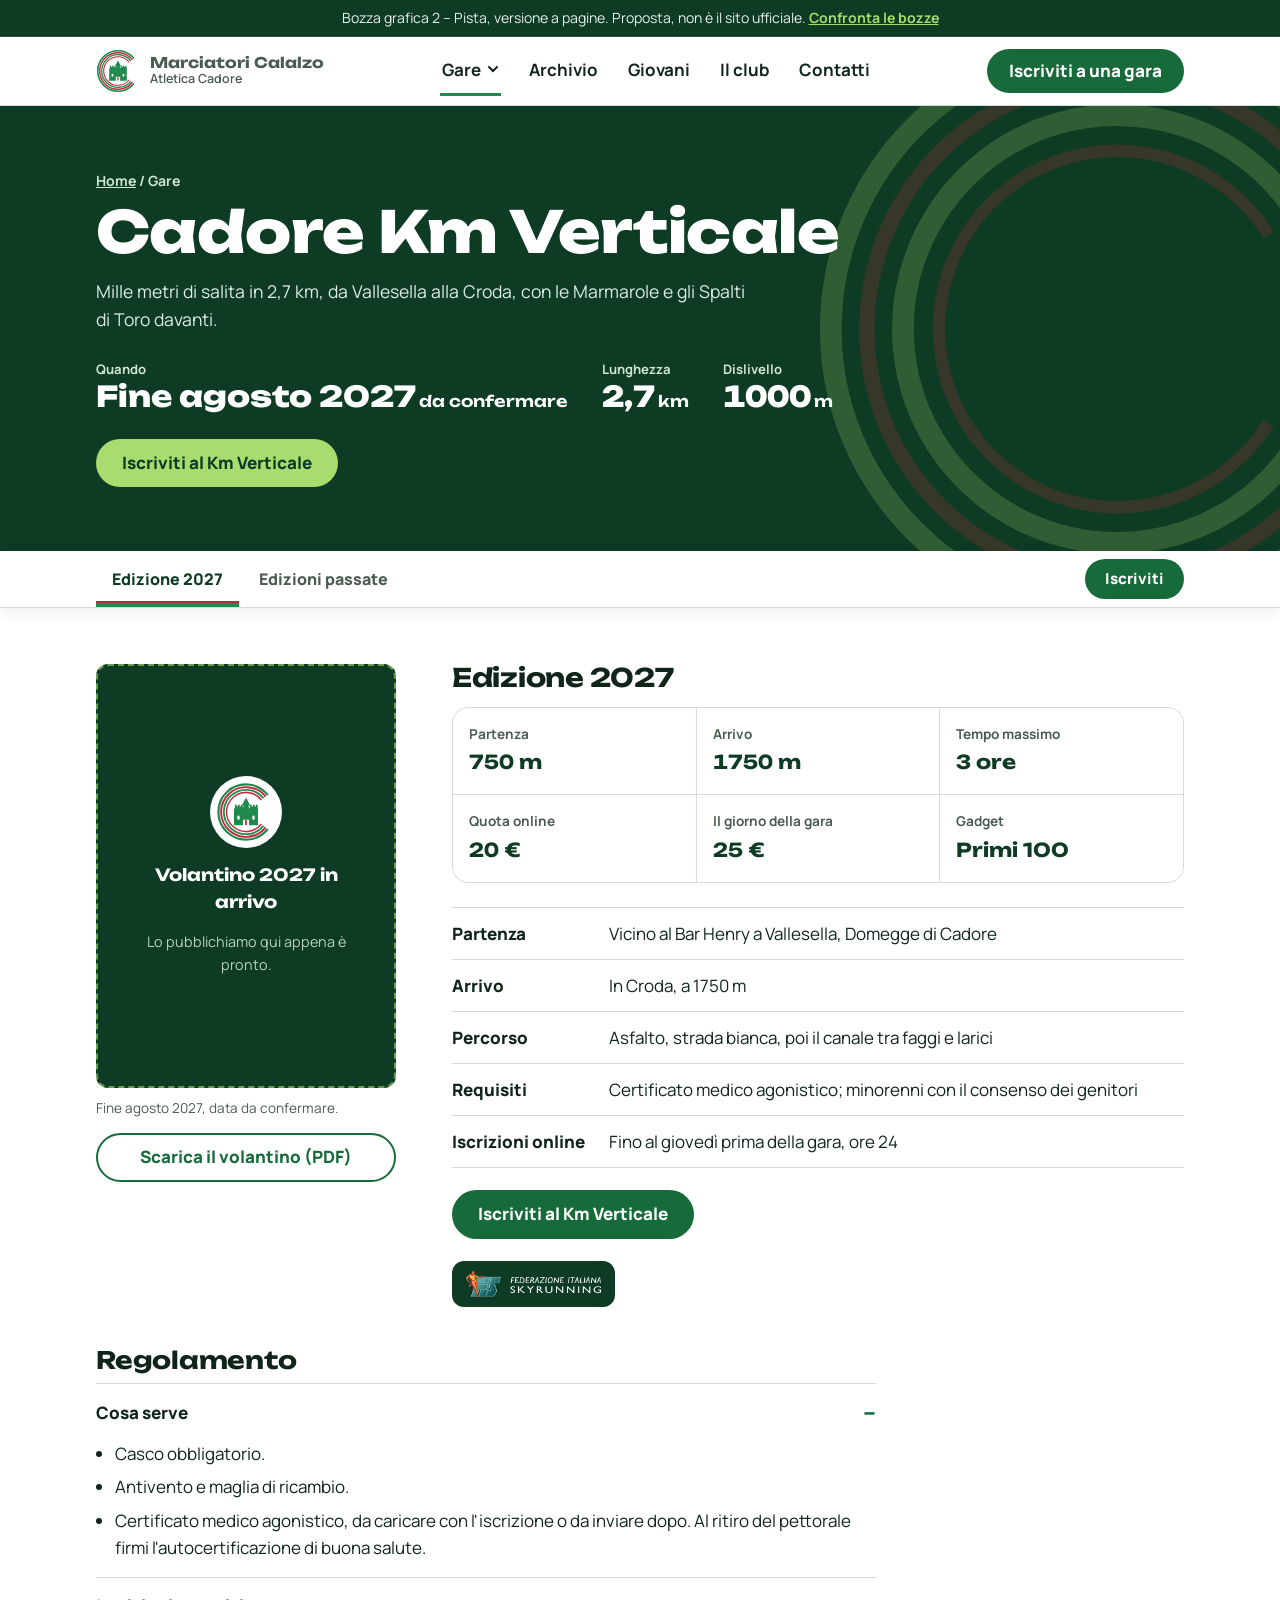
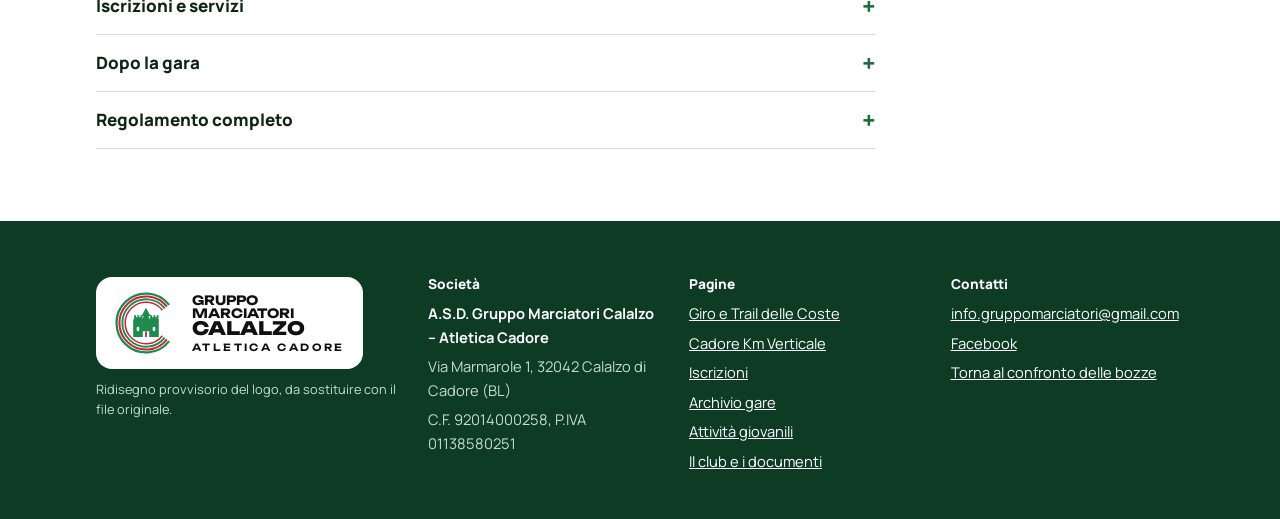
<file: bozza-2-pagine/km-verticale.html>
<!doctype html>
<html lang="it">
<head>
<meta charset="utf-8">
<meta name="viewport" content="width=device-width, initial-scale=1">
<title>Cadore Km Verticale – Marciatori Calalzo – Bozza 2</title>
<meta name="description" content="Mille metri di salita in 2,7 km da Vallesella alla Croda: regolamento, volantino, iscrizioni, classifiche e foto.">
<meta name="robots" content="noindex">
<link rel="preconnect" href="https://fonts.googleapis.com">
<link rel="preconnect" href="https://fonts.gstatic.com" crossorigin>
<link href="https://fonts.googleapis.com/css2?family=Manrope:wght@400;500;600;700;800&family=Unbounded:wght@500;600;700;800&display=swap" rel="stylesheet">
<link rel="stylesheet" href="style.css">
</head>
<body>

<svg width="0" height="0" style="position:absolute" aria-hidden="true">
  <defs>
    <!-- Ridisegno provvisorio del marchio: anelli a "C" + torri + abete -->
    <symbol id="mark" viewBox="0 0 100 100">
      <path d="M86.2 21.7A46 46 0 1 0 86.2 78.3" fill="none" stroke="#1F8A4C" stroke-width="3.6"/>
      <path d="M82.7 24.5A41.5 41.5 0 1 0 82.7 75.5" fill="none" stroke="#C4283C" stroke-width="3.2"/>
      <path d="M79.2 27.2A37 37 0 1 0 79.2 72.8" fill="none" stroke="#1F8A4C" stroke-width="3"/>
      <path d="M75.6 30A32.5 32.5 0 1 0 75.6 70" fill="none" stroke="#C4283C" stroke-width="2.4"/>
      <g fill="#1F8A4C">
        <path d="M30 72V44h1.5v-6h3v3h2v-3h3v3h2v-3h3v6H45v28z"/>
        <path d="M55 72V44h1.5v-6h3v3h2v-3h3v3h2v-3h3v6H70v28z"/>
        <path d="M50 26l-7 13h3.5L41 50h4.5L39 63h22l-6.5-13H59l-5.5-11H57z"/>
      </g>
      <rect x="48.6" y="63" width="2.8" height="9" fill="#C4283C"/>
      <rect x="35.5" y="56" width="4" height="7" rx="2" fill="#fff"/>
      <rect x="60.5" y="56" width="4" height="7" rx="2" fill="#fff"/>
    </symbol>
    <!-- Anelli della pista (emblema e decorazione delle fasce) -->
    <symbol id="rings" viewBox="0 0 200 200">
      <path d="M180.6 52.3A92 92 0 1 0 180.6 147.7" fill="none" stroke="#A9DC6E" stroke-width="7"/>
      <path d="M170.8 58.1A80.5 80.5 0 1 0 170.8 141.9" fill="none" stroke="#C4283C" stroke-width="5"/>
      <path d="M161 63.9A69 69 0 1 0 161 136.1" fill="none" stroke="#A9DC6E" stroke-width="7"/>
      <path d="M151.2 69.7A57.5 57.5 0 1 0 151.2 130.3" fill="none" stroke="#C4283C" stroke-width="4"/>
    </symbol>
  </defs>
</svg>

<div class="draft">Bozza grafica 2 – Pista, versione a pagine. Proposta, non è il sito ufficiale. <a href="../index.html">Confronta le bozze</a></div>

<header class="head">
  <div class="wrap">
    <a class="brand" href="index.html" aria-label="Gruppo Marciatori Calalzo, pagina iniziale">
      <svg aria-hidden="true"><use href="#mark"/></svg>
      <span><b>Marciatori Calalzo</b><span>Atletica Cadore</span></span>
    </a>
    <nav class="nav" aria-label="Menu principale">
      <div class="dd">
        <button class="dd-btn current" type="button" aria-expanded="false" aria-controls="ddGare" id="ddBtn">Gare <svg viewBox="0 0 12 12" aria-hidden="true"><path d="M2 4l4 4 4-4" fill="none" stroke="currentColor" stroke-width="2" stroke-linecap="round"/></svg></button>
        <div class="dd-menu" id="ddGare">
          <a href="giro-delle-coste.html"><b>Giro e Trail delle Coste</b><span>1 maggio, Calalzo di Cadore</span></a>
          <a href="km-verticale.html" aria-current="page"><b>Cadore Km Verticale</b><span>Fine agosto, da Vallesella alla Croda</span></a>
        </div>
      </div>
      <a href="archivio.html">Archivio</a>
      <a href="giovani.html">Giovani</a>
      <a href="club.html">Il club</a>
      <a href="contatti.html">Contatti</a>
    </nav>
    <a class="btn btn-g" href="iscrizione.html">Iscriviti a una gara</a>
    <button class="menu-btn" type="button" aria-expanded="false" aria-controls="panel" id="menuBtn" aria-label="Apri il menu">
      <svg viewBox="0 0 22 22" aria-hidden="true"><path d="M3 6h16M3 11h16M3 16h16" stroke="currentColor" stroke-width="2.2" stroke-linecap="round"/></svg>
    </button>
  </div>
</header>

<div class="panel-bg" id="panelBg"></div>
<div class="panel" id="panel" role="dialog" aria-modal="true" aria-label="Menu" aria-hidden="true">
  <div class="panel-top">
    <p>Menu</p>
    <button class="close" type="button" id="panelClose" aria-label="Chiudi il menu">×</button>
  </div>
  <div class="panel-races">
    <a href="giro-delle-coste.html"><b>Giro e Trail delle Coste</b><span>7 o 16 km, 1 maggio</span></a>
    <a href="km-verticale.html" aria-current="page"><b>Cadore Km Verticale</b><span>2,7 km e 1000 m di salita, fine agosto</span></a>
  </div>
  <nav aria-label="Menu mobile">
    <a href="index.html">Home</a>
    <a href="archivio.html">Archivio gare</a>
    <a href="giovani.html">Giovani</a>
    <a href="club.html">Il club</a>
    <a href="contatti.html">Contatti</a>
  </nav>
  <a class="btn btn-l" href="iscrizione.html">Iscriviti a una gara</a>
</div>

<main id="main">
<div class="ph-band">
  <svg class="rings-bg" aria-hidden="true"><use href="#rings"/></svg>
  <div class="wrap">
    <p class="crumb"><a href="index.html">Home</a> / Gare</p>
    <h1>Cadore Km Verticale</h1>
    <p class="lead">Mille metri di salita in 2,7 km, da Vallesella alla Croda, con le Marmarole e gli Spalti di Toro davanti.</p>
    <dl class="ph-stats">
      <div><dt>Quando</dt><dd>Fine agosto 2027<small>da confermare</small></dd></div>
      <div><dt>Lunghezza</dt><dd class="num">2,7<small>km</small></dd></div>
      <div><dt>Dislivello</dt><dd class="num">1000<small>m</small></dd></div>
    </dl>
    <div class="cta">
      <a class="btn btn-l" href="iscrizione.html?gara=kv">Iscriviti al Km Verticale</a>
    </div>
  </div>
</div>

<div class="subnav">
  <div class="wrap">
    <div class="tablist" role="tablist" aria-label="Cadore Km Verticale">
      <button class="tab" role="tab" id="t-cur" data-hash="edizione-2027" aria-controls="p-cur" aria-selected="true">Edizione 2027</button>
      <button class="tab" role="tab" id="t-past" data-hash="edizioni-passate" aria-controls="p-past" aria-selected="false" tabindex="-1">Edizioni passate</button>
    </div>
    <a class="btn btn-g" href="iscrizione.html?gara=kv">Iscriviti</a>
  </div>
</div>

<div role="tabpanel" id="p-cur" aria-labelledby="t-cur" tabindex="0">
  <div class="wrap">
    <div class="ed">
      <figure class="flyer">
        <div class="flyer-ph">
          <svg aria-hidden="true"><use href="#mark"/></svg>
          <p>Volantino 2027 in arrivo</p>
          <span>Lo pubblichiamo qui appena è pronto.</span>
        </div>
        <figcaption>Fine agosto 2027, data da confermare.</figcaption>
        <a class="btn btn-o" href="#">Scarica il volantino (PDF)</a>
      </figure>

      <div>
        <h2 style="font-size:1.6rem;margin-bottom:14px">Edizione 2027</h2>
        <dl class="kv-stats">
          <div><dt>Partenza</dt><dd class="num">750 m</dd></div>
          <div><dt>Arrivo</dt><dd class="num">1750 m</dd></div>
          <div><dt>Tempo massimo</dt><dd class="num">3 ore</dd></div>
          <div><dt>Quota online</dt><dd class="num">20 €</dd></div>
          <div><dt>Il giorno della gara</dt><dd class="num">25 €</dd></div>
          <div><dt>Gadget</dt><dd>Primi 100</dd></div>
        </dl>
        <ul class="facts">
          <li><b>Partenza</b><span>Vicino al Bar Henry a Vallesella, Domegge di Cadore</span></li>
          <li><b>Arrivo</b><span>In Croda, a 1750 m</span></li>
          <li><b>Percorso</b><span>Asfalto, strada bianca, poi il canale tra faggi e larici</span></li>
          <li><b>Requisiti</b><span>Certificato medico agonistico; minorenni con il consenso dei genitori</span></li>
          <li><b>Iscrizioni online</b><span>Fino al giovedì prima della gara, ore 24</span></li>
        </ul>
        <div class="cta">
          <a class="btn btn-g" href="iscrizione.html?gara=kv">Iscriviti al Km Verticale</a>
        </div>
        <div class="badge"><img src="../assets/img/sponsor/skyrunning-italia.png" alt="Skyrunning Italia"></div>
      </div>
    </div>

    <div class="rules">
      <h2>Regolamento</h2>
      <details open>
        <summary>Cosa serve</summary>
        <ul>
          <li>Casco obbligatorio.</li>
          <li>Antivento e maglia di ricambio.</li>
          <li>Certificato medico agonistico, da caricare con l'iscrizione o da inviare dopo. Al ritiro del pettorale firmi l'autocertificazione di buona salute.</li>
        </ul>
      </details>
      <details>
        <summary>Iscrizioni e servizi</summary>
        <ul>
          <li>Online 20 €: si paga online, con bonifico o in contanti al ritiro del pettorale.</li>
          <li>Il giorno della gara fino alle 08:30 alla partenza, 25 €.</li>
          <li>La quota comprende ristoro, assistenza e gadget per i primi 100 iscritti.</li>
          <li>Trasporto sacche all'arrivo. Non c'è trasporto per la discesa.</li>
        </ul>
      </details>
      <details>
        <summary>Dopo la gara</summary>
        <ul>
          <li>Ristoro e premiazioni in piazza a Grea.</li>
          <li>Stand gastronomico, chiosco della birra e musica.</li>
          <li>Voli in elicottero con Alpen Rotor.</li>
        </ul>
      </details>
      <details>
        <summary>Regolamento completo</summary>
        <ul>
          <li><a href="#">Scarica il regolamento (PDF)</a></li>
        </ul>
      </details>
    </div>
  </div>
</div>

<div role="tabpanel" id="p-past" aria-labelledby="t-past" tabindex="0" hidden>
  <div class="wrap">
    <h2 style="font-size:1.6rem;margin-bottom:10px">Edizioni passate</h2>
    <p class="past-intro">Classifiche e foto di ogni edizione. Puoi scaricare le foto una per una o tutto l'album.</p>
    <div class="years" data-years="kv"></div>
  </div>
</div>
</main>

<footer class="foot">
  <div class="wrap foot-grid">
    <div>
      <div class="lockup" role="img" aria-label="Logo Gruppo Marciatori Calalzo Atletica Cadore">
        <svg aria-hidden="true"><use href="#mark"/></svg>
        <div class="wm" aria-hidden="true"><span>Gruppo</span><span>Marciatori</span><strong>Calalzo</strong><small>Atletica Cadore</small></div>
      </div>
      <p class="note">Ridisegno provvisorio del logo, da sostituire con il file originale.</p>
    </div>
    <div>
      <h2>Società</h2>
      <p><b style="color:#fff">A.S.D. Gruppo Marciatori Calalzo – Atletica Cadore</b></p>
      <p>Via Marmarole 1, 32042 Calalzo di Cadore (BL)</p>
      <p>C.F. 92014000258, P.IVA 01138580251</p>
    </div>
    <div>
      <h2>Pagine</h2>
      <ul>
        <li><a href="giro-delle-coste.html">Giro e Trail delle Coste</a></li>
        <li><a href="km-verticale.html">Cadore Km Verticale</a></li>
        <li><a href="iscrizione.html">Iscrizioni</a></li>
        <li><a href="archivio.html">Archivio gare</a></li>
        <li><a href="giovani.html">Attività giovanili</a></li>
        <li><a href="club.html">Il club e i documenti</a></li>
      </ul>
    </div>
    <div>
      <h2>Contatti</h2>
      <p><a href="mailto:info.gruppomarciatori@gmail.com">info.gruppomarciatori@gmail.com</a></p>
      <p><a href="https://www.facebook.com/profile.php?id=100063871909524" rel="noopener">Facebook</a></p>
      <p><a href="../index.html">Torna al confronto delle bozze</a></p>
    </div>
  </div>
</footer>

<script src="app.js"></script>
</body>
</html>
</file>
<file: bozza-2-pagine/style.css>
/* Bozza 2 – Pista, versione a pagine. Stessi colori e caratteri della bozza 1. */
:root{
  --verde:#1F8A4C;          /* verde stemma, dal logo */
  --verde-testo:#176B3A;    /* verde stemma scurito per testi, bottoni e fasce (contrasto AA con il bianco) */
  --bosco:#0E3B24;
  --divisa:#A9DC6E;         /* verde chiaro divise: da verificare con la divisa 2026 */
  --rosso:#C4283C;          /* rosso pista, solo accenti */
  --bianco:#FFFFFF;
  --nebbia:#F1F5F0;
  --ink:#10251A;
  --muted:#4A5B50;
  --line:#D5DED6;
  --pad:clamp(16px,5vw,56px);
  --max:1200px;
}
*{box-sizing:border-box}
html{-webkit-text-size-adjust:100%;scroll-padding-top:140px}
@media (prefers-reduced-motion:no-preference){html{scroll-behavior:smooth}}
body{margin:0;background:var(--bianco);color:var(--ink);font-family:"Manrope",system-ui,sans-serif;font-size:17px;line-height:1.6;overflow-x:hidden}
img{max-width:100%;display:block}
a{color:var(--verde-testo)}
:focus-visible{outline:3px solid var(--rosso);outline-offset:3px;border-radius:3px}
.sr-only{position:absolute;width:1px;height:1px;overflow:hidden;clip:rect(0 0 0 0);white-space:nowrap}
.wrap{max-width:var(--max);margin:0 auto;padding:0 var(--pad)}
h1,h2,h3,.display{font-family:"Unbounded",system-ui,sans-serif;letter-spacing:-.01em;line-height:1.1;margin:0}
h2{font-size:clamp(1.6rem,4.6vw,2.6rem);font-weight:700}
h3{font-size:1.15rem;font-weight:700}
p{margin:0 0 1em}
.num{font-variant-numeric:tabular-nums}
.lead{font-size:1.1rem;color:var(--muted);max-width:60ch}
.hidden{display:none !important}
.tbd{color:var(--muted);font-style:italic}

/* Banner bozza */
.draft{background:var(--bosco);color:#E6F2E9;font-size:.88rem;line-height:1.4;padding:8px var(--pad);text-align:center;border-bottom:1px solid rgba(255,255,255,.12)}
.draft a{color:var(--divisa);font-weight:700}

/* Bottoni */
.btn{display:inline-flex;align-items:center;justify-content:center;gap:8px;min-height:48px;padding:12px 24px;border-radius:999px;font:inherit;font-weight:800;text-decoration:none;border:2px solid transparent;cursor:pointer;line-height:1.2;text-align:center}
.btn-g{background:var(--verde-testo);color:#fff}
.btn-g:hover{background:var(--bosco)}
.btn-l{background:var(--divisa);color:var(--bosco)}
.btn-l:hover{background:#BDE88A}
.btn-o{border-color:var(--verde-testo);color:var(--verde-testo);background:transparent}
.btn-o:hover{background:var(--nebbia)}
.btn-w{border-color:#fff;color:#fff;background:transparent}
.btn-w:hover{background:rgba(255,255,255,.1)}
.cta{display:flex;flex-wrap:wrap;gap:12px}

/* Header */
.head{position:sticky;top:0;z-index:40;background:#fff;border-bottom:1px solid var(--line)}
.head .wrap{display:flex;align-items:center;justify-content:space-between;gap:16px;height:68px}
.brand{display:flex;align-items:center;gap:10px;text-decoration:none;color:var(--ink);min-height:44px}
.brand svg{width:44px;height:44px;flex:none}
.brand b{display:block;font-family:"Unbounded",sans-serif;font-weight:700;font-size:.92rem;line-height:1.15}
.brand span{display:block;font-size:.78rem;color:var(--muted);line-height:1.2;font-weight:600}
.nav{display:none}
.nav > a,.dd-btn{color:var(--ink);text-decoration:none;font-weight:700;padding:10px 2px;border-bottom:3px solid transparent}
.nav > a:hover,.dd-btn:hover{border-bottom-color:var(--divisa)}
.nav > a[aria-current=page],.dd-btn.current{border-bottom-color:var(--verde)}
.head .btn{display:none}
.menu-btn{display:inline-flex;align-items:center;justify-content:center;width:48px;height:48px;border:0;border-radius:12px;background:var(--bosco);color:#fff;cursor:pointer}
.menu-btn svg{width:22px;height:22px}
@media (min-width:1000px){
  .nav{display:flex;align-items:center;gap:26px}
  .head .btn{display:inline-flex;min-height:44px;padding:10px 20px}
  .menu-btn{display:none}
}
.dd{position:relative}
.dd-btn{display:inline-flex;align-items:center;gap:6px;border-top:0;border-left:0;border-right:0;background:none;font:inherit;font-weight:700;cursor:pointer}
.dd-btn svg{width:12px;height:12px;transition:transform .2s}
.dd-btn[aria-expanded=true] svg{transform:rotate(180deg)}
.dd-menu{position:absolute;top:calc(100% + 6px);left:-14px;width:300px;background:#fff;border:1px solid var(--line);border-radius:16px;box-shadow:0 14px 30px rgba(14,59,36,.14);padding:8px;display:none}
.dd-menu.open{display:grid;gap:4px}
.dd-menu a{display:block;padding:12px 14px;border-radius:12px;text-decoration:none;color:var(--ink)}
.dd-menu a b{display:block;font-family:"Unbounded",sans-serif;font-size:.9rem;font-weight:700}
.dd-menu a span{display:block;font-size:.85rem;color:var(--muted)}
.dd-menu a:hover,.dd-menu a[aria-current=page]{background:var(--nebbia)}

/* Pannello laterale (mobile) */
.panel-bg{position:fixed;inset:0;background:rgba(14,59,36,.55);z-index:60;opacity:0;pointer-events:none;transition:opacity .25s}
.panel-bg.open{opacity:1;pointer-events:auto}
.panel{position:fixed;top:0;right:0;bottom:0;z-index:61;width:min(420px,100%);background:var(--bosco);color:#fff;padding:14px var(--pad) calc(28px + env(safe-area-inset-bottom));transform:translateX(102%);visibility:hidden;transition:transform .3s cubic-bezier(.2,.8,.2,1),visibility 0s linear .3s;overflow-y:auto;display:flex;flex-direction:column;gap:18px}
.panel.open{transform:none;visibility:visible;transition:transform .3s cubic-bezier(.2,.8,.2,1)}
@media (prefers-reduced-motion:reduce){.panel,.panel-bg{transition:none}}
.panel-top{display:flex;justify-content:space-between;align-items:center;min-height:56px}
.panel-top p{margin:0;font-family:"Unbounded",sans-serif;font-weight:700}
.close{width:48px;height:48px;border:0;background:rgba(255,255,255,.12);border-radius:12px;color:#fff;font-size:1.6rem;line-height:1;cursor:pointer}
.panel-races{display:grid;gap:10px}
.panel-races a{display:block;border-radius:18px;padding:16px 18px;text-decoration:none;color:#fff;background:var(--verde-testo);border:2px solid transparent}
.panel-races a + a{background:#164D31}
.panel-races a[aria-current=page]{border-color:var(--divisa)}
.panel-races b{display:block;font-family:"Unbounded",sans-serif;font-weight:700;font-size:1.05rem}
.panel-races span{display:block;color:#CFE6D6;font-size:.9rem;margin-top:2px}
.panel nav a{display:flex;align-items:center;justify-content:space-between;min-height:56px;font-family:"Unbounded",sans-serif;font-weight:600;font-size:1.1rem;color:#fff;text-decoration:none;border-bottom:1px solid rgba(255,255,255,.16)}
.panel nav a[aria-current=page]{color:var(--divisa)}
.panel .btn{width:100%;margin-top:auto}

/* Emblema ad anelli */
.emblem{position:relative;display:grid;place-items:center;flex:none}
.emblem svg{position:absolute;inset:0;width:100%;height:100%}
.emblem .in{position:relative;text-align:center;line-height:1}
@media (prefers-reduced-motion:no-preference){
  .ring-draw{stroke-dasharray:1;animation:draw 1.4s cubic-bezier(.3,.7,.2,1) both}
  .ring-draw:nth-of-type(2){animation-delay:.1s}
  .ring-draw:nth-of-type(3){animation-delay:.2s}
  .ring-draw:nth-of-type(4){animation-delay:.3s}
}
@keyframes draw{from{stroke-dashoffset:1}to{stroke-dashoffset:0}}

/* HOME: hero fotografico */
.hero{position:relative;color:#fff;background:var(--bosco);overflow:hidden}
.hero > img{position:absolute;inset:0;width:100%;height:100%;object-fit:cover;object-position:center 60%}
.hero::after{content:"";position:absolute;inset:0;background:linear-gradient(180deg,rgba(14,59,36,.55) 0%,rgba(14,59,36,.78) 55%,rgba(14,59,36,.96) 100%)}
.hero .wrap{position:relative;z-index:1;display:grid;gap:36px;padding-top:56px;padding-bottom:56px}
.hero h1{font-size:clamp(2.1rem,7.4vw,4.2rem);font-weight:800;line-height:1.04;max-width:15ch}
.hero .lead{color:#E2EFE6;margin:18px 0 26px;font-size:1.12rem}
.hero .logo-note{font-size:.8rem;color:#B9D2C0;margin:20px 0 0}
.next-badge{display:flex;align-items:center;gap:18px;background:#fff;color:var(--ink);border-radius:24px;padding:16px 20px 16px 16px;max-width:520px;text-decoration:none;box-shadow:0 18px 40px rgba(0,0,0,.25)}
.next-badge .emblem{width:104px;height:104px}
.next-badge .in b{display:block;font-family:"Unbounded",sans-serif;font-weight:800;font-size:1.7rem;color:var(--bosco)}
.next-badge .in span{display:block;font-family:"Unbounded",sans-serif;font-weight:700;font-size:.66rem;color:var(--verde-testo);margin-top:2px}
.next-badge p{margin:0}
.next-badge .k{font-size:.85rem;font-weight:700;color:var(--muted)}
.next-badge .t{font-family:"Unbounded",sans-serif;font-weight:700;font-size:1.05rem;line-height:1.2;margin:2px 0 4px}
.next-badge .d{font-size:.9rem;color:var(--muted)}
.next-badge .go{display:inline-block;margin-top:6px;font-weight:800;color:var(--verde-testo);text-decoration:underline;text-underline-offset:3px}
@media (min-width:960px){
  .hero .wrap{grid-template-columns:1.25fr 1fr;align-items:end;min-height:600px;padding-top:80px;padding-bottom:72px}
  .next-badge{justify-self:end}
}

/* Sezioni */
section{padding:72px 0}
.sec-head{margin-bottom:32px;max-width:62ch}
.sec-head p{margin:14px 0 0;color:var(--muted);font-size:1.05rem}
.alt{background:var(--nebbia)}
.band-l{background:var(--divisa);color:var(--bosco)}
.band-d{background:var(--bosco);color:#E8F3EB}
.band-d h2,.band-d h3{color:#fff}

/* HOME: le due gare */
.race-tiles{display:grid;gap:18px}
@media (min-width:860px){.race-tiles{grid-template-columns:1fr 1fr;gap:24px}}
.rt{position:relative;display:flex;flex-direction:column;border-radius:28px;overflow:hidden;color:#fff;min-height:100%}
.rt-giro{background:var(--verde-testo)}
.rt-kv{background:var(--bosco)}
.rt-top{position:relative;padding:26px 26px 0}
.rt-top .when{display:inline-block;background:rgba(255,255,255,.14);border-radius:999px;padding:4px 12px;font-weight:700;font-size:.88rem}
.rt h3{font-size:clamp(1.5rem,4.4vw,2rem);margin:14px 0 8px;color:#fff}
.rt p{color:#D3E7D9;margin:0}
.rt-stats{display:flex;flex-wrap:wrap;gap:12px 28px;padding:22px 26px;margin:0}
.rt-stats div{min-width:0}
.rt-stats dt{font-size:.82rem;color:#B9D2C0;font-weight:700}
.rt-stats dd{margin:0;font-family:"Unbounded",sans-serif;font-weight:800;font-size:1.6rem;line-height:1.1;color:#fff}
.rt-stats dd small{font-size:.55em;font-weight:600;margin-left:3px}
.rt-actions{margin-top:auto;display:flex;flex-wrap:wrap;gap:10px;padding:0 26px 26px}
.rt-lanes{height:14px;background:repeating-linear-gradient(90deg,var(--divisa) 0 64px,var(--rosso) 64px 74px)}
.rt-kv .rt-lanes{background:repeating-linear-gradient(90deg,#3E7E58 0 64px,var(--rosso) 64px 74px)}

/* HOME: giovani e club */
.teaser{display:grid;gap:24px;align-items:center}
@media (min-width:900px){.teaser{grid-template-columns:1.1fr 1fr;gap:56px}}
.teaser .facts-row{display:flex;flex-wrap:wrap;gap:10px;margin:0 0 24px;padding:0;list-style:none}
.teaser .facts-row li{background:#fff;border-radius:999px;padding:8px 16px;font-weight:700;color:var(--bosco)}
.club-teaser img{border-radius:24px;width:100%;aspect-ratio:4/3;object-fit:cover}
.milestones-row{list-style:none;margin:22px 0 26px;padding:0;display:grid;gap:12px}
@media (min-width:600px){.milestones-row{grid-template-columns:repeat(3,1fr)}}
.milestones-row li{border-top:4px solid var(--divisa);padding-top:10px;font-size:.95rem}
.milestones-row b{display:block;font-family:"Unbounded",sans-serif;font-weight:700;color:var(--verde-testo);font-size:1.15rem}

/* Sponsor e partner */
.sponsors{display:grid;grid-template-columns:repeat(2,minmax(0,1fr));gap:12px;margin-bottom:28px}
.sponsors div{background:#fff;border:1px solid var(--line);border-radius:14px;display:flex;align-items:center;justify-content:center;padding:14px;aspect-ratio:2/1}
.sponsors img{max-height:64px;max-width:100%;width:auto;object-fit:contain}
@media (min-width:800px){.sponsors{grid-template-columns:repeat(4,minmax(0,1fr))}}
.partners{list-style:none;margin:0;padding:0;display:flex;flex-wrap:wrap;gap:10px}
.partners a{display:inline-flex;align-items:center;min-height:44px;padding:0 16px;border-radius:999px;background:#fff;border:1px solid var(--line);color:var(--ink);text-decoration:none;font-weight:700;font-size:.95rem}
.partners a:hover{border-color:var(--verde)}

/* Fascia d'intestazione delle pagine interne */
.ph-band{position:relative;overflow:hidden;color:#fff;background:var(--bosco)}
.ph-band.giro{background:var(--verde-testo)}
.ph-band.light{background:var(--divisa);color:var(--bosco)}
.ph-band .wrap{position:relative;z-index:1;padding-top:40px;padding-bottom:40px}
.ph-band .rings-bg{position:absolute;right:-250px;top:50%;width:420px;height:420px;transform:translateY(-50%);opacity:.16;pointer-events:none}
.ph-band.light .rings-bg{opacity:.3}
@media (max-width:599px){.ph-band .rings-bg{display:none}}
.crumb{font-size:.88rem;font-weight:700;margin:0 0 10px;color:#CFE6D6}
.crumb a{color:inherit}
.ph-band.light .crumb{color:#2C4A36}
.ph-band h1{font-size:clamp(1.9rem,6.4vw,3.6rem);font-weight:800;line-height:1.05;max-width:18ch}
.ph-band .lead{color:#DCEDE2;margin:14px 0 0}
.ph-band.light .lead{color:#2C4A36}
.ph-stats{display:flex;flex-wrap:wrap;gap:14px 34px;margin:26px 0 0;padding:0}
.ph-stats dt{font-size:.82rem;font-weight:700;color:#CFE6D6}
.ph-stats dd{margin:0;font-family:"Unbounded",sans-serif;font-weight:800;font-size:clamp(1.3rem,4vw,1.8rem);line-height:1.15}
.ph-stats dd small{font-size:max(.55em,13px);font-weight:600;margin-left:3px}
.ph-band .cta{margin-top:26px}
@media (min-width:900px){.ph-band .wrap{padding-top:64px;padding-bottom:64px}.ph-band .rings-bg{width:620px;height:620px;right:-140px;opacity:.22}}

/* Sotto-menu fisso delle pagine gara */
.subnav{position:sticky;top:68px;z-index:30;background:#fff;border-bottom:1px solid var(--line);box-shadow:0 6px 14px rgba(14,59,36,.06)}
.subnav .wrap{display:flex;align-items:center;gap:8px;overflow-x:auto;scrollbar-width:none}
.subnav .wrap::-webkit-scrollbar{display:none}
.tablist{display:flex;gap:4px}
.tab{flex:none;min-height:56px;padding:0 16px;border:0;background:none;font:inherit;font-weight:800;font-size:1rem;color:var(--muted);box-shadow:inset 0 -4px 0 transparent;cursor:pointer;white-space:nowrap}
.tab:hover{color:var(--bosco)}
.tab[aria-selected=true]{color:var(--bosco);box-shadow:inset 0 -4px 0 var(--verde),inset 0 -6px 0 var(--rosso)}
.subnav .btn{flex:none;margin-left:auto;min-height:40px;padding:8px 18px;font-size:.95rem}
@media (max-width:599px){.subnav .btn{display:none}.tablist{width:100%}.tab{flex:1 1 50%;padding:0 8px;font-size:.95rem}}
[role=tabpanel]{padding:56px 0 72px}
[role=tabpanel]:focus-visible{outline-offset:-6px}

/* Edizione corrente */
.ed{display:grid;gap:32px}
@media (min-width:960px){.ed{grid-template-columns:300px minmax(0,1fr);gap:56px;align-items:start}}
.flyer{margin:0}
.flyer img{width:100%;border-radius:12px;border:1px solid var(--line);box-shadow:0 12px 28px rgba(14,59,36,.14)}
.flyer figcaption{font-size:.85rem;color:var(--muted);margin:10px 0 14px}
.flyer .btn{width:100%}
.flyer-ph{aspect-ratio:1179/1663;border-radius:12px;background:var(--bosco);display:grid;place-content:center;justify-items:center;gap:14px;text-align:center;padding:24px;color:#fff;border:2px dashed rgba(169,220,110,.6)}
.flyer-ph svg{width:72px;height:72px;background:#fff;border-radius:50%;padding:6px}
.flyer-ph p{margin:0;font-family:"Unbounded",sans-serif;font-weight:700;font-size:1.05rem}
.flyer-ph span{color:#B9D2C0;font-size:.9rem}
@media (max-width:959px){.flyer{max-width:340px}.flyer-ph{aspect-ratio:auto;min-height:200px}}
.dist{display:grid;gap:14px;margin-bottom:24px}
.dist article{background:var(--nebbia);border-radius:18px;padding:22px;border-left:8px solid var(--verde)}
.dist article:nth-child(2){border-left-color:var(--bosco)}
.dist .km{font-family:"Unbounded",sans-serif;font-weight:800;font-size:clamp(2rem,7vw,2.6rem);line-height:1;color:var(--verde-testo);margin:8px 0 0}
.dist article:nth-child(2) .km{color:var(--bosco)}
.dist .km small{font-size:.4em;font-weight:600;margin-left:4px}
.dist .dplus{font-weight:800;margin:6px 0 8px;color:var(--bosco)}
.dist p{margin:0;color:var(--muted)}
@media (min-width:700px){.dist{grid-template-columns:1fr 1fr}}
.facts{margin:0;padding:0;list-style:none;border-top:1px solid var(--line)}
.facts li{display:grid;grid-template-columns:8.5em minmax(0,1fr);gap:12px;padding:12px 0;border-bottom:1px solid var(--line)}
.facts b{font-weight:800}
.ed .cta{margin-top:22px}

/* Programma come corsie */
.prog{margin-top:56px}
.prog h2{font-size:1.5rem;margin-bottom:6px}
.prog > p{color:var(--muted);margin-bottom:18px}
.lanes{list-style:none;margin:0;padding:0;background:var(--verde-testo);border-radius:20px;overflow:hidden;color:#fff;border-left:8px solid var(--rosso)}
.lanes li{display:grid;grid-template-columns:5.4em 1fr;gap:14px;align-items:baseline;padding:16px 20px;border-bottom:2px solid rgba(255,255,255,.85)}
.lanes li:last-child{border-bottom:0}
.lanes time{font-family:"Unbounded",sans-serif;font-weight:700;font-size:1.1rem}
.lanes span{font-weight:600}
.lanes small{display:block;opacity:.88;font-weight:500}
@media (min-width:900px){
  .lanes{display:grid;grid-template-columns:repeat(6,1fr);border-left:0;border-top:8px solid var(--rosso)}
  .lanes li{grid-template-columns:1fr;border-bottom:0;border-right:2px solid rgba(255,255,255,.85);padding:20px 18px 24px;gap:6px;align-content:start}
  .lanes li:last-child{border-right:0}
}

/* Regolamento e dettagli */
.rules{margin-top:40px;max-width:780px}
.rules h2{font-size:1.5rem;margin-bottom:10px}
.rules details{border-top:1px solid var(--line)}
.rules details:last-of-type{border-bottom:1px solid var(--line)}
.rules summary{min-height:56px;display:flex;align-items:center;justify-content:space-between;gap:12px;cursor:pointer;font-weight:800;list-style:none}
.rules summary::-webkit-details-marker{display:none}
.rules summary::after{content:"+";font-size:1.5rem;color:var(--verde-testo)}
.rules details[open] summary::after{content:"–"}
.rules ul{margin:0 0 16px;padding-left:1.1em}
.rules li{margin-bottom:6px}
.kv-stats{display:grid;grid-template-columns:1fr 1fr;gap:1px;background:var(--line);border-radius:16px;overflow:hidden;margin:0 0 24px;border:1px solid var(--line)}
.kv-stats div{background:#fff;padding:16px}
.kv-stats dt{font-size:.85rem;color:var(--muted);font-weight:700}
.kv-stats dd{margin:2px 0 0;font-family:"Unbounded",sans-serif;font-weight:700;font-size:1.2rem;color:var(--bosco)}
@media (min-width:700px){.kv-stats{grid-template-columns:repeat(3,1fr)}}
.badge{display:inline-flex;align-items:center;gap:10px;border-radius:12px;padding:10px 14px;margin-top:22px;background:var(--bosco)}
.badge img{height:26px;width:auto}

/* Duathlon */
.duo{display:grid;gap:18px;background:var(--divisa);color:var(--bosco);border-radius:24px;padding:28px;margin-top:40px}
.duo h2{font-size:1.4rem}
.duo p{margin:10px 0 0}
.duo ul{margin:0;padding-left:1.1em}
@media (min-width:800px){.duo{grid-template-columns:1fr 1fr;padding:40px;gap:36px}}

/* Edizioni passate */
.past-intro{color:var(--muted);max-width:60ch;margin-bottom:20px}
.chips{display:flex;flex-wrap:wrap;gap:8px;margin-bottom:26px}
.chip{min-height:44px;padding:0 18px;border-radius:999px;border:1.5px solid #9DB0A3;background:#fff;font:inherit;font-weight:800;cursor:pointer;color:var(--ink)}
.chip[aria-pressed=true]{background:var(--verde-testo);border-color:var(--verde-testo);color:#fff}
.year h3{font-size:1.35rem;margin-bottom:14px}
.year h3 small{display:block;font-family:"Manrope",sans-serif;font-size:.95rem;font-weight:600;color:var(--muted);margin-top:4px}
.dls{list-style:none;margin:0 0 22px;padding:0;display:flex;flex-wrap:wrap;gap:10px}
.dls a{display:inline-flex;align-items:center;gap:8px;min-height:44px;padding:0 16px;border-radius:12px;border:1.5px solid var(--verde);font-weight:800;text-decoration:none;color:var(--verde-testo);background:#fff}
.dls a svg{width:16px;height:16px;flex:none}
.pgal{display:grid;grid-template-columns:repeat(2,minmax(0,1fr));gap:10px}
@media (min-width:640px){.pgal{grid-template-columns:repeat(3,minmax(0,1fr))}}
@media (min-width:1000px){.pgal{grid-template-columns:repeat(6,minmax(0,1fr))}}
.pgal figure{margin:0;position:relative;border-radius:12px;overflow:hidden;aspect-ratio:1;background:var(--nebbia)}
.pgal img{width:100%;height:100%;object-fit:cover}
.pgal .dl{position:absolute;right:8px;bottom:8px;display:inline-flex;align-items:center;gap:6px;min-height:36px;padding:0 12px;border-radius:999px;background:rgba(255,255,255,.95);color:var(--bosco);font-weight:800;font-size:.82rem;text-decoration:none;box-shadow:0 2px 8px rgba(0,0,0,.15)}
.pgal .dl svg{width:14px;height:14px}
.pgal .ph{display:grid;place-items:center;height:100%;background:repeating-linear-gradient(90deg,#E4ECE3 0 2px,var(--nebbia) 2px 22px);color:var(--muted);font-size:.8rem;font-weight:700;text-align:center;padding:8px}
.empty{border:1.5px dashed var(--line);border-radius:14px;padding:18px 20px;color:var(--muted);max-width:60ch}
.archive{margin-top:36px;border-top:1px solid var(--line);padding-top:22px}
.archive h3{font-size:1rem;margin-bottom:8px}
.archive ul{list-style:none;margin:0;padding:0;display:flex;flex-wrap:wrap;gap:8px 18px}
.archive a{font-weight:800}

/* ISCRIZIONE: passaggi come corsie */
.steps{list-style:none;margin:0 0 28px;padding:0;display:grid;grid-template-columns:repeat(3,1fr);gap:6px}
.steps li{position:relative;padding-top:20px;font-weight:700;font-size:.88rem;color:var(--muted);line-height:1.25}
.steps li::before{content:"";position:absolute;left:0;right:0;top:0;height:12px;border-radius:6px;background:repeating-linear-gradient(90deg,var(--line) 0 30px,#fff 30px 33px)}
.steps li[aria-current=step]{color:var(--bosco)}
.steps li[aria-current=step]::before{background:repeating-linear-gradient(90deg,var(--verde) 0 30px,#fff 30px 33px);box-shadow:inset 0 -3px 0 var(--rosso)}
.steps li.done{color:var(--verde-testo)}
.steps li.done::before{background:var(--verde-testo)}
.steps b{display:block;font-family:"Unbounded",sans-serif;font-weight:700;font-size:.78rem;margin-bottom:2px}
.reg{display:grid;gap:24px;align-items:start}
@media (min-width:1000px){.reg{grid-template-columns:minmax(0,1fr) 340px;gap:48px}.reg .summary{grid-column:2;grid-row:1}.reg form{grid-column:1;grid-row:1}}
form{display:grid;gap:22px}
fieldset{border:1px solid var(--line);margin:0;padding:24px;background:#fff;border-radius:20px;min-width:0}
legend{font-family:"Unbounded",sans-serif;font-weight:700;font-size:1.05rem;padding:0;float:left;width:100%;margin-bottom:16px;color:var(--bosco)}
legend + *{clear:both}
.step-head{margin-bottom:4px}
.step-head h2{font-size:1.4rem}
.step-head p{color:var(--muted);margin:6px 0 0}
.races{display:grid;gap:12px}
@media (min-width:640px){.races{grid-template-columns:repeat(3,1fr)}}
.race-opt{position:relative}
.race-opt input{position:absolute;opacity:0;inset:0;width:100%;height:100%;margin:0;cursor:pointer}
.race-opt label{display:block;border:2px solid var(--line);border-radius:14px;padding:16px;height:100%;cursor:pointer}
.race-opt label b{display:block;font-family:"Unbounded",sans-serif;font-weight:700;font-size:.95rem;margin-bottom:4px}
.race-opt label span{display:block;color:var(--muted);font-size:.92rem}
.race-opt label em{display:block;font-style:normal;font-weight:800;margin-top:8px;color:var(--verde-testo)}
.race-opt input:checked + label{border-color:var(--verde);background:#EAF6E6;box-shadow:inset 0 0 0 1px var(--verde)}
.race-opt input:focus-visible + label{outline:3px solid var(--rosso);outline-offset:3px}
.grid2{display:grid;gap:16px}
@media (min-width:640px){.grid2{grid-template-columns:1fr 1fr}}
.field label,.field .lbl{display:block;font-weight:700;margin-bottom:6px;font-size:.95rem}
.field .hint{display:block;font-weight:500;color:var(--muted);font-size:.85rem}
input[type=text],input[type=email],input[type=date],select{width:100%;min-height:48px;padding:10px 14px;border:1.5px solid #9DB0A3;border-radius:10px;font:inherit;background:#fff;color:var(--ink)}
input[type=file]{width:100%;font:inherit;font-size:.92rem;padding:10px;border:1.5px dashed #9DB0A3;border-radius:10px;background:var(--nebbia)}
input:focus,select:focus{outline:3px solid rgba(31,138,76,.35);border-color:var(--verde)}
.seg{display:flex;gap:10px;flex-wrap:wrap}
.seg label{display:inline-flex;align-items:center;gap:8px;min-height:48px;padding:0 16px;border:1.5px solid #9DB0A3;border-radius:999px;cursor:pointer;font-weight:700}
.seg input{accent-color:var(--verde);width:18px;height:18px}
.check{display:flex;gap:12px;align-items:flex-start;padding:10px 0;font-size:.95rem}
.check input{accent-color:var(--verde);width:22px;height:22px;flex:none;margin-top:2px}
.pay-box,.later-note{background:var(--nebbia);border-radius:12px;padding:16px;margin-top:14px;font-size:.95rem}
.pay-box p,.later-note p{margin:0 0 6px}
.pay-box p:last-child,.later-note p:last-child{margin:0}
.pay-box code{font-family:inherit;font-weight:800;letter-spacing:.02em;word-break:break-word}
.err-msg{display:none;color:var(--rosso);font-weight:700;font-size:.88rem;margin-top:6px}
.invalid .err-msg{display:block}
.invalid input,.invalid select{border-color:var(--rosso)}
.errors{display:none;border:2px solid var(--rosso);border-radius:14px;padding:16px 20px;background:#FCEEF0;color:#7E1424}
.errors.show{display:block}
.errors p{margin:0 0 6px;font-weight:800}
.errors ul{margin:0;padding-left:1.1em}
.errors a{color:#7E1424}
.step-nav{display:flex;flex-wrap:wrap;gap:12px;align-items:center}
.step-nav .btn-g{margin-left:auto}
.step-nav p{margin:0;color:var(--muted);font-size:.9rem;flex:1 1 100%}
.summary{background:var(--bosco);color:#E8F3EB;border-radius:20px;padding:20px 22px}
.summary h2{color:#fff;margin-bottom:12px;font-size:1rem}
.summary dl{margin:0;display:grid;gap:10px}
.summary dt{font-size:.82rem;color:#B9D2C0;font-weight:600}
.summary dd{margin:0;font-weight:700}
.summary .price{font-family:"Unbounded",sans-serif;font-size:2.2rem;font-weight:800;color:var(--divisa);line-height:1}
.summary .small{font-size:.85rem;color:#B9D2C0;margin:14px 0 0}
.summary .row-mob{display:flex;justify-content:space-between;align-items:center;gap:16px}
@media (max-width:999px){.summary .s-more{display:none}.summary dl{grid-template-columns:minmax(0,1fr) auto;align-items:end}}
@media (min-width:1000px){.summary{position:sticky;top:96px;padding:24px}}

/* Stati */
.st{display:inline-block;padding:3px 10px;border-radius:999px;font-weight:800;font-size:.85rem;line-height:1.4}
.st-ok{background:#E2F4D6;color:#1B5E33}
.st-wait{background:var(--nebbia);color:var(--bosco);box-shadow:inset 0 0 0 1.5px #9DB0A3}
.summary .st-ok{background:var(--divisa);color:var(--bosco)}
.summary .st-wait{background:transparent;color:#fff;box-shadow:inset 0 0 0 1.5px #7FA88D}

/* Pettorale di conferma */
.bib-wrap{display:grid;gap:20px;justify-items:start}
.bib-wrap h2{font-size:1.5rem}
.bib{width:min(100%,520px);background:#fff;border-radius:14px;box-shadow:0 18px 40px rgba(14,59,36,.18);overflow:hidden;position:relative;border:1px solid var(--line)}
.bib::before,.bib::after{content:"";display:block;height:14px;background:repeating-linear-gradient(90deg,var(--verde) 0 40px,var(--rosso) 40px 52px)}
.bib-in{padding:22px 26px 26px;position:relative}
.bib .hole{position:absolute;width:14px;height:14px;border-radius:50%;background:var(--nebbia);border:1px solid var(--line)}
.bib .h1{top:12px;left:12px}.bib .h2{top:12px;right:12px}.bib .h3{bottom:12px;left:12px}.bib .h4{bottom:12px;right:12px}
.bib .race{font-family:"Unbounded",sans-serif;font-weight:700;color:var(--verde-testo);text-align:center;margin:0}
.bib .numero{font-family:"Unbounded",sans-serif;font-weight:800;font-size:clamp(3rem,14vw,5rem);text-align:center;color:var(--bosco);line-height:1.05;margin:6px 0 0}
.bib .numnote{text-align:center;color:var(--muted);font-size:.88rem;margin:0 0 16px}
.bib .who{text-align:center;font-family:"Unbounded",sans-serif;font-weight:700;font-size:1.25rem;margin:0;overflow-wrap:anywhere}
.bib .club{display:block;text-align:center;color:var(--muted);margin:2px 0 16px}
.bib dl{display:grid;grid-template-columns:1fr 1fr;gap:8px 16px;margin:0;border-top:1px solid var(--line);padding-top:14px}
.bib dt{font-size:.8rem;color:var(--muted);font-weight:600}
.bib dd{margin:0;font-weight:800}
.demo-note{background:#FFF6D9;border:1px solid #E9CF7A;border-radius:12px;padding:14px 16px;font-size:.92rem;max-width:520px}

/* Certificato inviato dopo */
.cert-later{margin-top:48px;max-width:760px;border-top:1px solid var(--line);padding-top:32px}
.cert-later h2{font-size:1.3rem;margin-bottom:6px}
.cert-later > p{color:var(--muted);margin-bottom:16px}
.cert-later form{background:var(--nebbia);border-radius:20px;padding:22px;gap:16px}
.cert-ok{background:#E2F4D6;border-radius:14px;padding:16px 18px;color:#1B5E33}
.cert-ok p{margin:0 0 4px}

/* GIOVANI */
.yg{display:grid;gap:16px}
@media (min-width:800px){.yg{grid-template-columns:1fr 1fr}}
.course{background:#fff;border-radius:20px;padding:24px;border:1px solid var(--line);border-top:8px solid var(--verde)}
.course h2{font-size:1.25rem;margin-bottom:4px}
.course .age{font-weight:700;color:var(--muted);margin:0 0 14px;font-size:.92rem}
.course dl{margin:0;border-top:1px solid var(--line)}
.course dl div{display:grid;grid-template-columns:7.5em minmax(0,1fr);gap:12px;padding:10px 0;border-bottom:1px solid var(--line)}
.course dt{font-weight:800}
.course dd{margin:0}
.call{display:grid;gap:18px;background:var(--bosco);color:#E8F3EB;border-radius:24px;padding:26px}
.call h2{color:#fff;font-size:1.3rem}
.call p{margin:0}
.call .who{font-weight:800;color:#fff}
.call .phone{font-family:"Unbounded",sans-serif;font-weight:700;font-size:1.3rem;color:#fff}
.call .phone small{display:block;font-family:"Manrope",sans-serif;font-size:.85rem;font-weight:600;color:#B9D2C0}
.call a{color:#fff;overflow-wrap:anywhere}
.call a.btn-l{color:var(--bosco)}
@media (min-width:860px){.call{grid-template-columns:1.2fr 1fr auto;align-items:center;padding:30px 36px}}
.call .phone{white-space:nowrap}
.teaser .call{grid-template-columns:1fr}
.yg-what{display:grid;gap:12px;list-style:none;margin:0;padding:0}
@media (min-width:800px){.yg-what{grid-template-columns:repeat(3,1fr)}}
.yg-what li{background:#fff;border-radius:16px;padding:18px 20px;border-left:6px solid var(--verde)}
.yg-what b{display:block;font-family:"Unbounded",sans-serif;font-weight:700;font-size:.95rem;margin-bottom:4px;color:var(--bosco)}

/* CLUB */
.club{display:grid;gap:36px}
.club-text p{max-width:66ch}
.club-photo{margin:0}
.club-photo img{border-radius:20px}
.club-photo figcaption{font-size:.85rem;color:var(--muted);padding-top:8px}
@media (min-width:960px){.club{grid-template-columns:1.2fr 1fr;gap:56px;align-items:start}}
.milestones{list-style:none;margin:28px 0 0;padding:0;border-left:4px solid var(--divisa)}
.milestones li{padding:0 0 18px 20px;position:relative}
.milestones li::before{content:"";position:absolute;left:-10px;top:6px;width:16px;height:16px;border-radius:50%;background:#fff;border:4px solid var(--verde)}
.milestones b{display:block;font-family:"Unbounded",sans-serif;font-weight:700;color:var(--verde-testo)}
.people{list-style:none;margin:0;padding:0;border-top:1px solid var(--line)}
.people li{display:flex;flex-wrap:wrap;justify-content:space-between;gap:4px 16px;padding:14px 0;border-bottom:1px solid var(--line)}
.people span{color:var(--muted)}
.people b{font-weight:800}
@media (min-width:760px){.people{display:grid;grid-template-columns:1fr 1fr;column-gap:40px}}
.docs{list-style:none;margin:0;padding:0;display:grid;gap:12px}
.docs a{display:flex;flex-direction:column;justify-content:center;gap:2px;min-height:72px;padding:14px 20px;border-radius:14px;background:#fff;border:1px solid var(--line);text-decoration:none;color:var(--ink);font-weight:800}
.docs a span{font-weight:500;color:var(--muted);font-size:.9rem}
.docs a:hover{border-color:var(--verde)}
@media (min-width:800px){.docs{grid-template-columns:repeat(3,1fr)}}
.safe{margin-top:22px;padding:20px;border-radius:16px;background:#fff;border-left:6px solid var(--verde)}
.safe p{margin:0 0 6px}
.safe a{overflow-wrap:anywhere}
.old-res ul{list-style:none;margin:0;padding:0;border-top:1px solid var(--line)}
.old-res li{display:flex;flex-wrap:wrap;gap:4px 16px;justify-content:space-between;padding:12px 0;border-bottom:1px solid var(--line)}
.old-res span{color:var(--muted)}
.old-res a{font-weight:800}

/* CONTATTI */
.contact{display:grid;gap:24px}
@media (min-width:860px){.contact{grid-template-columns:1fr 1fr}}
.contact-card{background:var(--verde-testo);color:#fff;border-radius:20px;padding:26px}
.contact-card a{color:#fff;font-weight:800;overflow-wrap:anywhere}
.contact-card p{margin:0 0 12px}
.contact-card .big{font-family:"Unbounded",sans-serif;font-weight:700;font-size:1.25rem}
.map-ph{position:relative;border-radius:20px;overflow:hidden;min-height:260px;background:
  repeating-linear-gradient(0deg,transparent 0 38px,rgba(31,138,76,.12) 38px 40px),
  repeating-linear-gradient(90deg,transparent 0 38px,rgba(31,138,76,.12) 38px 40px),var(--nebbia);
  display:grid;place-items:center;text-align:center;padding:24px;border:1px solid var(--line)}
.map-ph .pin{width:44px;height:44px;margin:0 auto 10px}
.map-ph p{margin:0 0 6px}
.map-ph small{color:var(--muted)}
.asd{margin-top:8px}
.asd p{margin:0 0 6px}

/* Footer */
.foot{background:var(--bosco);color:#C6DCCC;padding:56px 0 40px;font-size:.92rem}
.foot a{color:#fff}
.foot-grid{display:grid;gap:28px}
.lockup{display:flex;align-items:center;gap:14px;background:#fff;border-radius:16px;padding:14px 18px;width:max-content;max-width:100%}
.lockup svg{width:64px;height:64px;flex:none}
.lockup .wm{font-family:"Unbounded",sans-serif;color:#111;line-height:1.02;text-transform:uppercase}
.lockup .wm span{display:block;font-weight:700;font-size:.8rem}
.lockup .wm strong{display:block;font-weight:800;font-size:1.15rem}
.lockup .wm small{display:block;font-weight:600;font-size:.62rem;letter-spacing:.24em;margin-top:3px}
.foot .note{font-size:.8rem;margin-top:10px}
.foot p{margin:0 0 6px}
.foot ul{list-style:none;margin:0;padding:0}
.foot li{margin-bottom:6px}
.foot h2{font-family:"Manrope",sans-serif;font-size:.85rem;font-weight:800;color:#fff;margin-bottom:10px;letter-spacing:0}
@media (min-width:860px){.foot-grid{grid-template-columns:1.3fr 1fr 1fr 1fr}}
</file>
